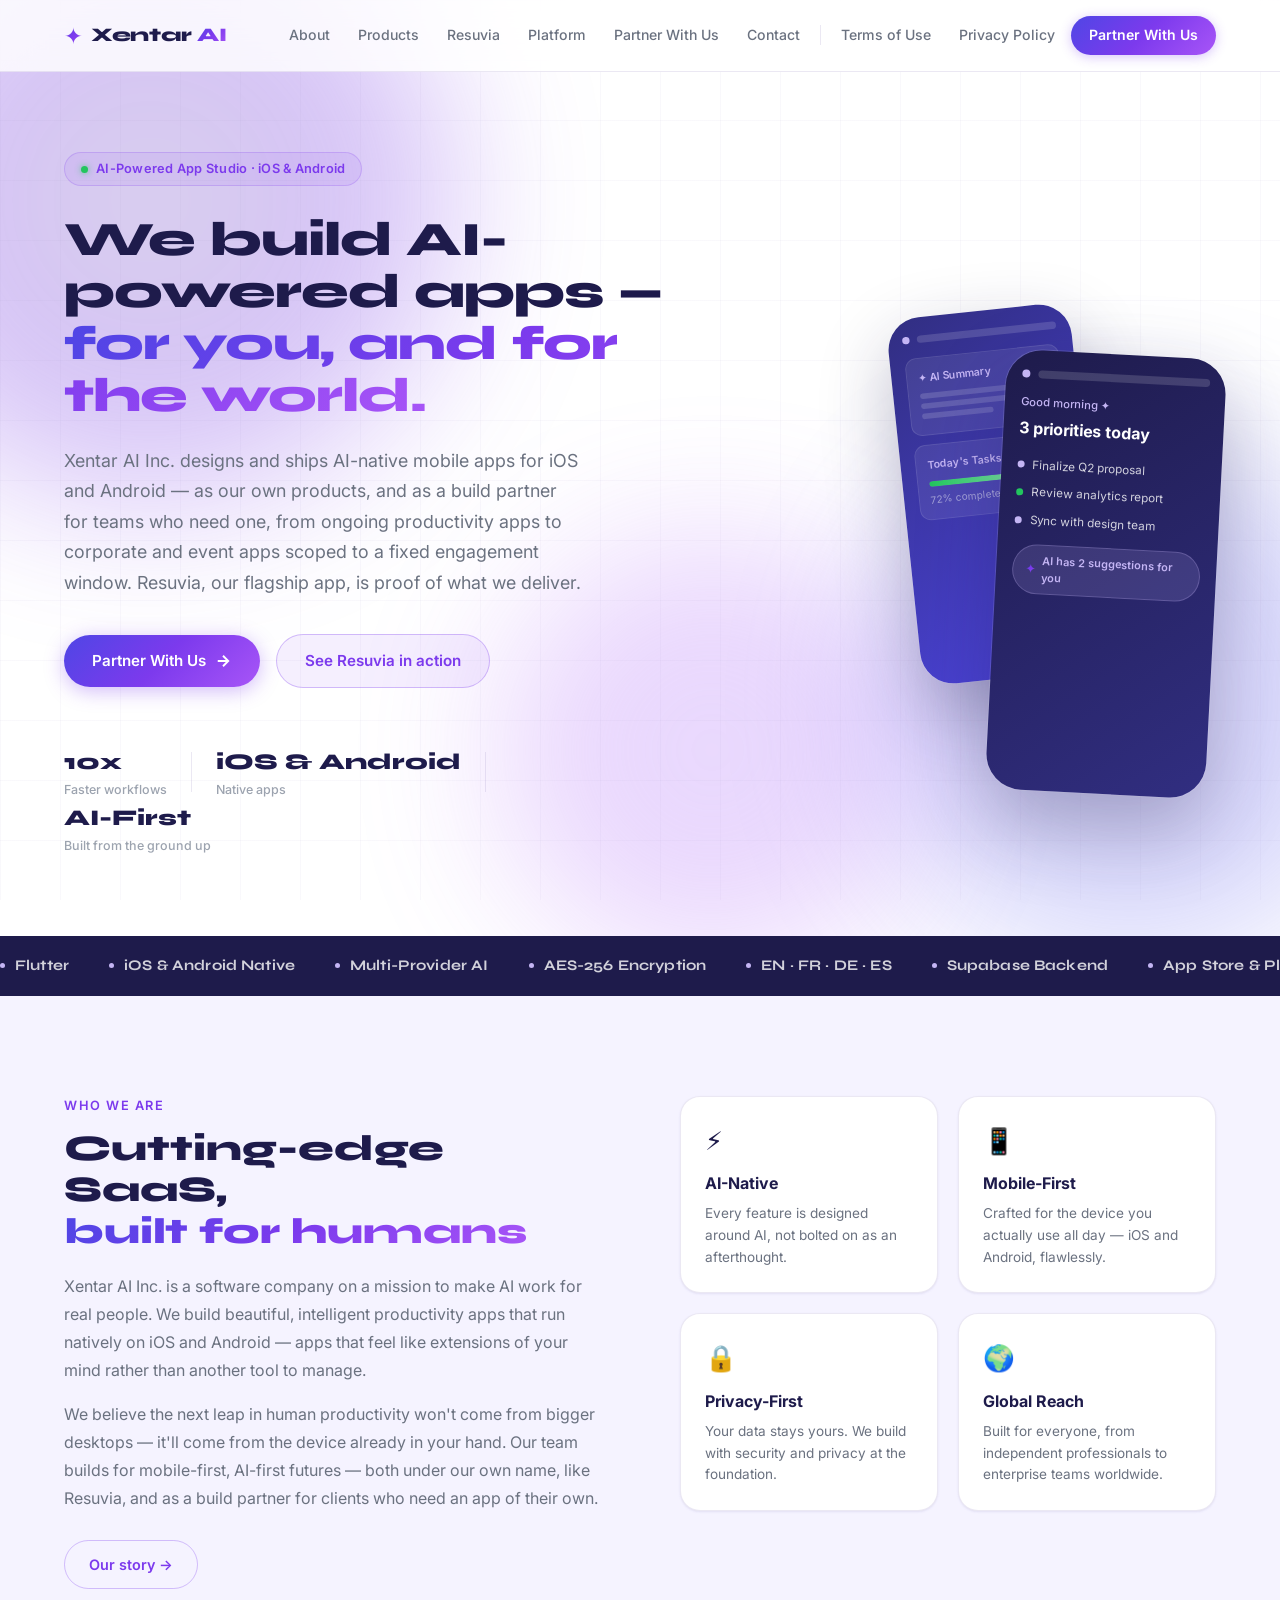
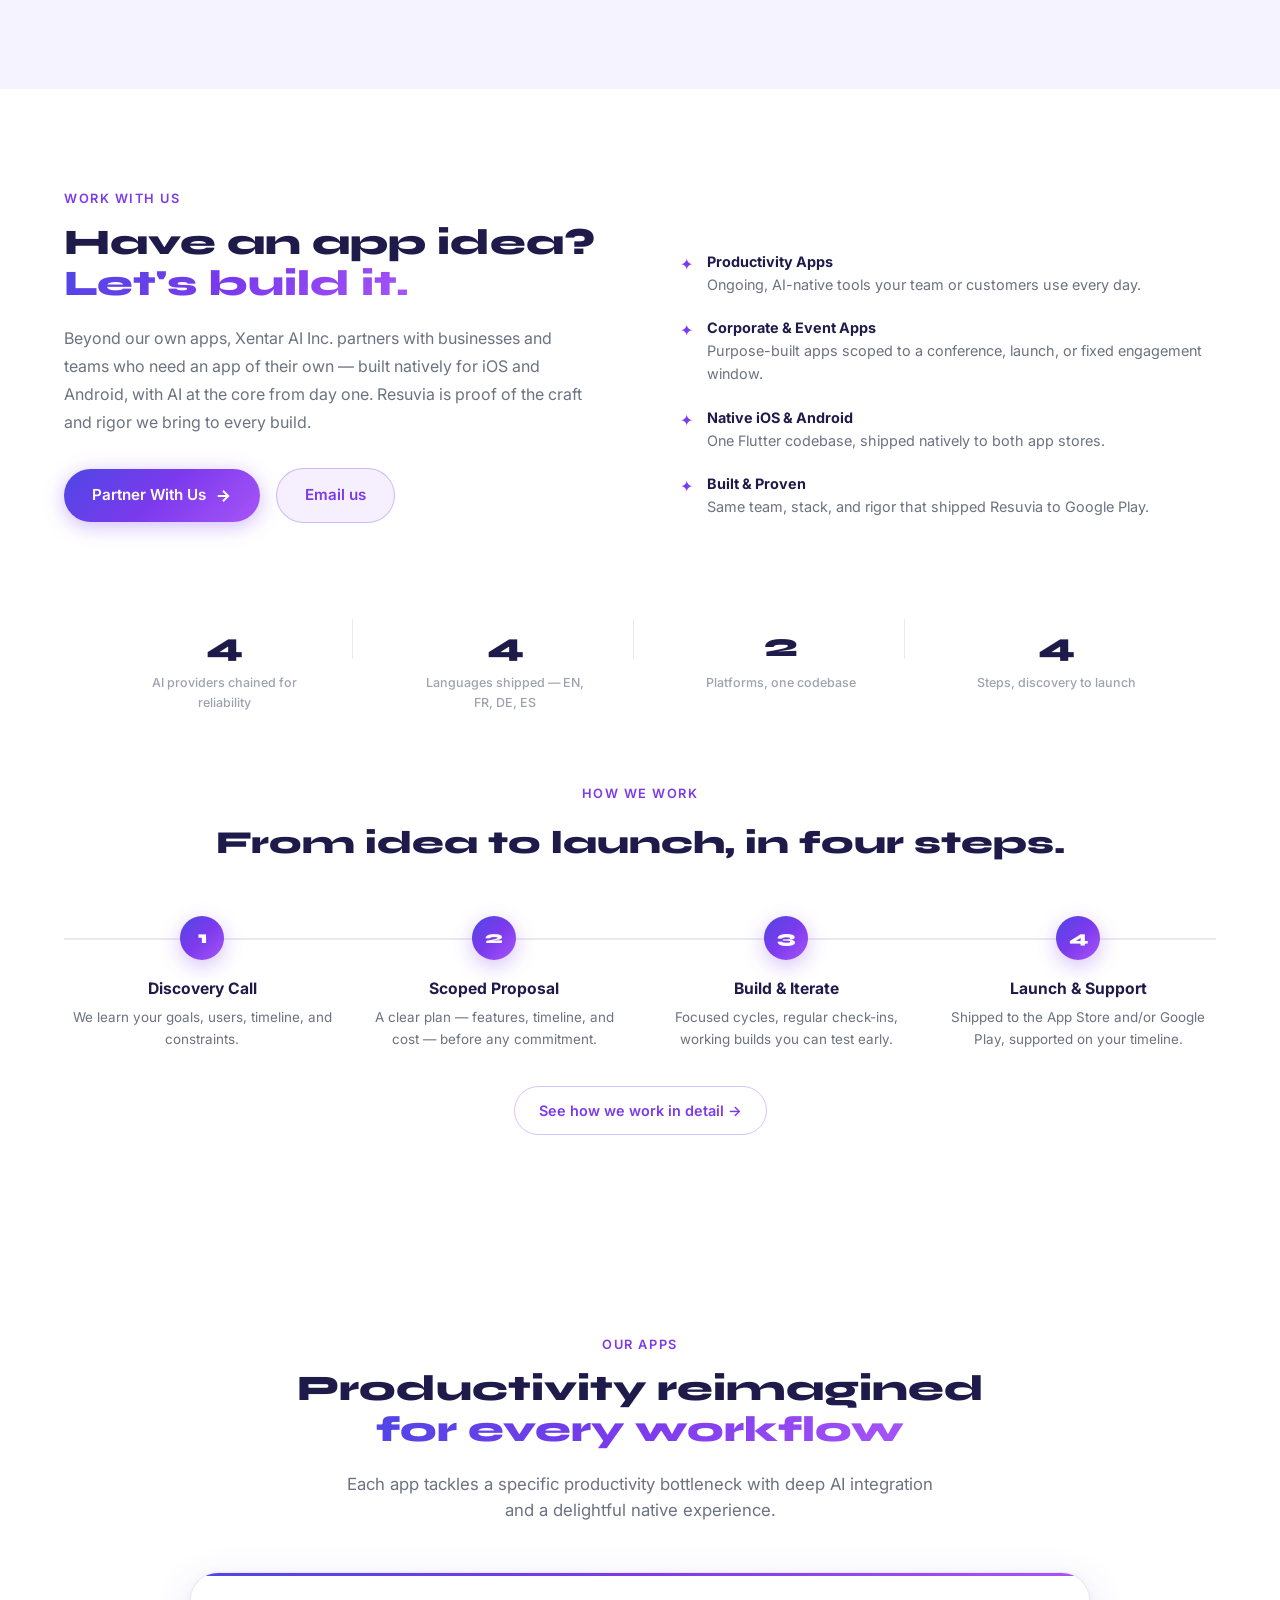
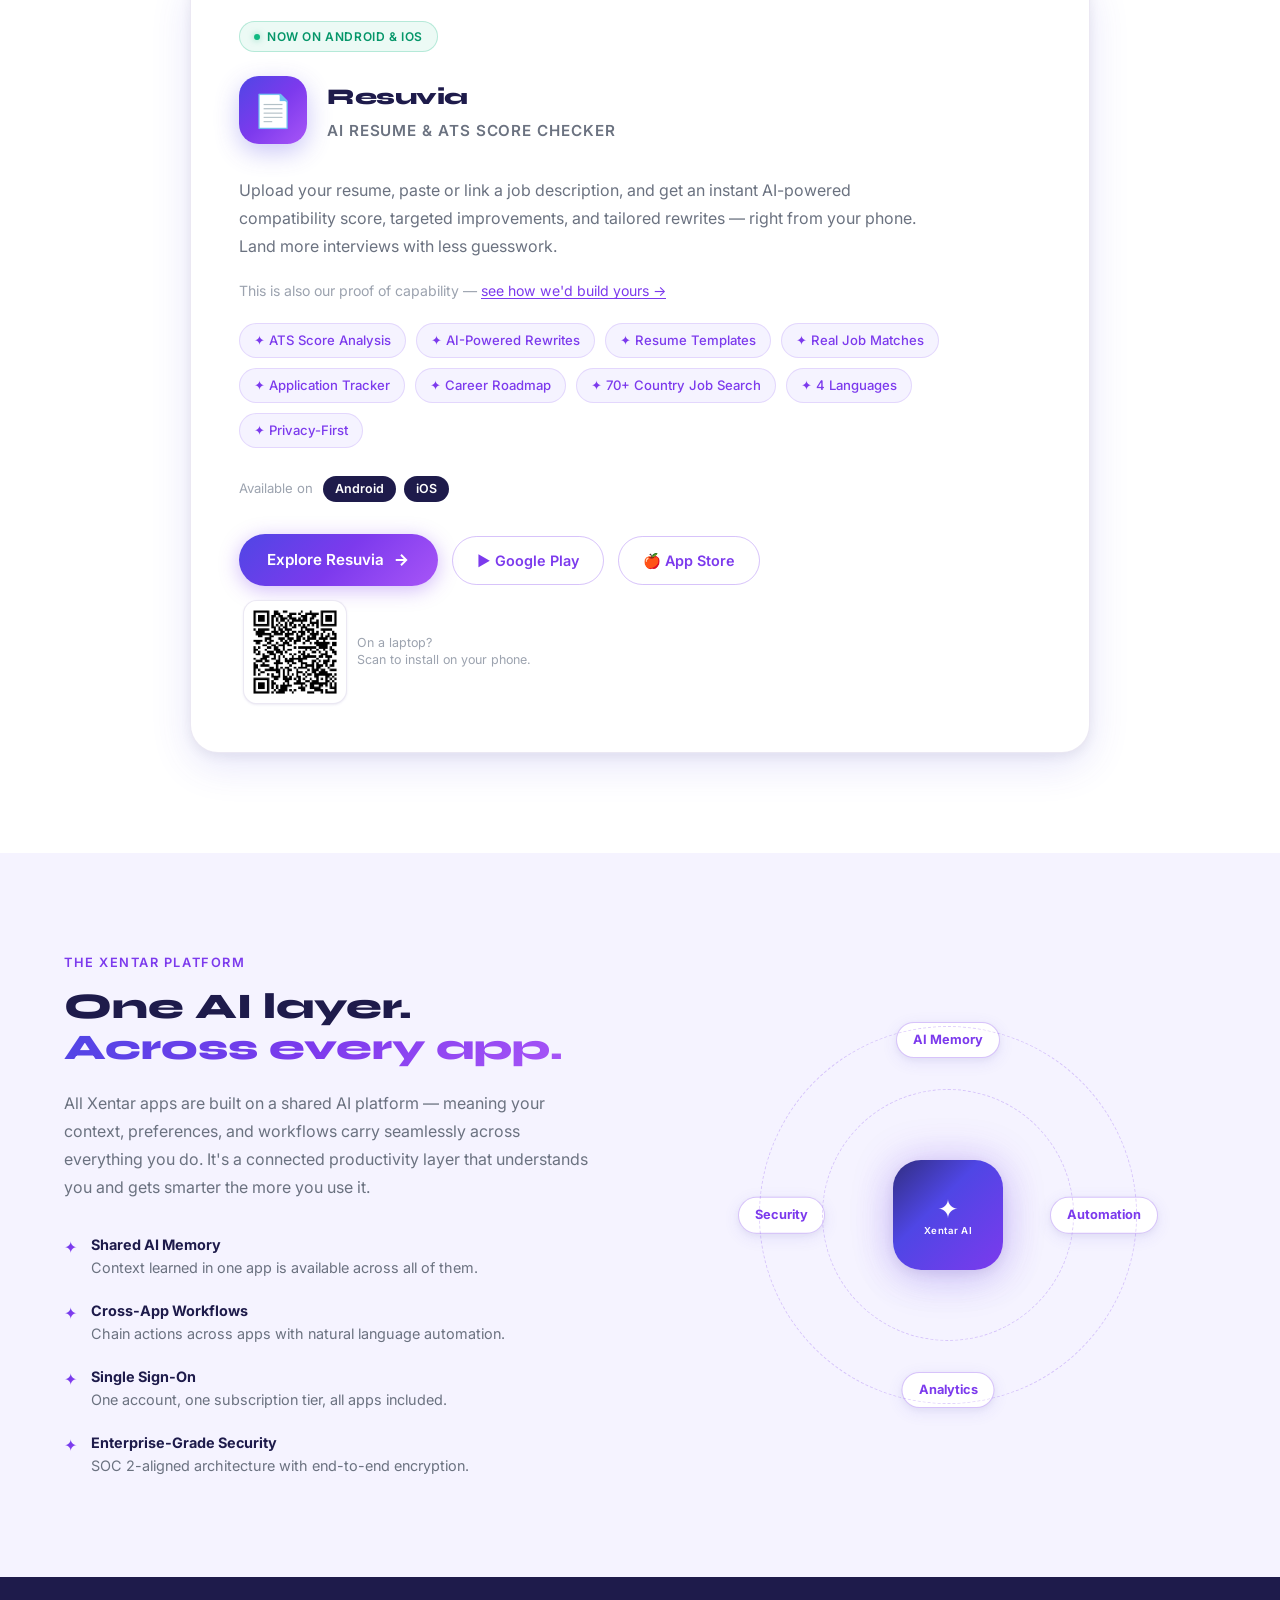
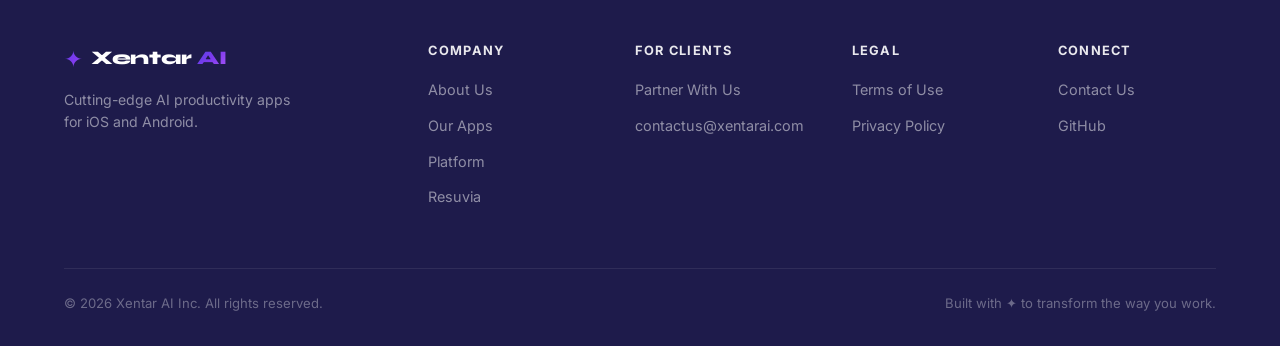
<file: index.html>
<!DOCTYPE html>
<html lang="en">
<head>
  <meta charset="UTF-8" />
  <meta name="viewport" content="width=device-width, initial-scale=1.0" />
  <title>Xentar AI — AI-Powered Apps for iOS &amp; Android</title>
  <meta name="description" content="Xentar AI Inc. builds AI-powered apps for iOS and Android, including Resuvia — the free AI resume analyzer &amp; ATS score checker, live now on Google Play." />
  <link rel="canonical" href="https://xentarai.com/" />
  <meta name="robots" content="index, follow" />
  <meta name="theme-color" content="#4F46E5" />

  <!-- Open Graph -->
  <meta property="og:type" content="website" />
  <meta property="og:locale" content="en_US" />
  <meta property="og:url" content="https://xentarai.com/" />
  <meta property="og:title" content="Xentar AI — AI-Powered Apps for iOS &amp; Android" />
  <meta property="og:description" content="Xentar AI Inc. builds AI-powered apps for iOS and Android, including Resuvia — the free AI resume analyzer &amp; ATS score checker, live now on Google Play." />
  <meta property="og:site_name" content="Xentar AI" />
  <meta property="og:image" content="https://xentarai.com/og-icon.png" />
  <meta property="og:image:width" content="512" />
  <meta property="og:image:height" content="512" />
  <meta property="og:image:alt" content="Xentar AI logo" />

  <!-- Twitter Card -->
  <meta name="twitter:card" content="summary" />
  <meta name="twitter:title" content="Xentar AI — AI-Powered Apps for iOS &amp; Android" />
  <meta name="twitter:description" content="Xentar AI Inc. builds AI-powered apps for iOS and Android, including Resuvia — the free AI resume analyzer &amp; ATS score checker, live now on Google Play." />
  <meta name="twitter:image" content="https://xentarai.com/og-icon.png" />

  <!-- Structured Data -->
  <script type="application/ld+json">
  [
    {
      "@context": "https://schema.org",
      "@type": "Organization",
      "name": "Xentar AI Inc.",
      "url": "https://xentarai.com",
      "logo": {
        "@type": "ImageObject",
        "url": "https://xentarai.com/favicon.svg",
        "contentUrl": "https://xentarai.com/og-icon.png",
        "width": 512,
        "height": 512
      },
      "description": "Xentar AI Inc. is a product studio that builds AI-powered apps for iOS and Android — its own products, and custom apps for clients.",
      "foundingYear": "2024",
      "contactPoint": {
        "@type": "ContactPoint",
        "contactType": "customer support",
        "email": "contactus@xentarai.com",
        "url": "https://xentarai.com/pages/contact.html"
      },
      "sameAs": [
        "https://github.com/xentarai",
        "https://play.google.com/store/apps/developer?id=Xentar+AI+Inc."
      ],
      "makesOffer": [
        {
          "@type": "Offer",
          "itemOffered": {
            "@type": "MobileApplication",
            "name": "Resuvia: AI Resume &amp; ATS Score",
            "url": "https://xentarai.com/products/resuvia/",
            "operatingSystem": "Android",
            "applicationCategory": "BusinessApplication"
          }
        },
        {
          "@type": "Offer",
          "itemOffered": {
            "@type": "Service",
            "name": "Custom App Development for iOS &amp; Android",
            "description": "Custom AI-powered app development for iOS and Android, including productivity apps and corporate or event/duration-based apps.",
            "url": "https://xentarai.com/pages/partner-with-us.html",
            "provider": { "@type": "Organization", "name": "Xentar AI Inc." }
          }
        }
      ]
    },
    {
      "@context": "https://schema.org",
      "@type": "WebSite",
      "url": "https://xentarai.com",
      "name": "Xentar AI",
      "description": "AI-powered app development by Xentar AI Inc. — our own products, like Resuvia, the free AI resume analyzer and ATS score checker, and custom apps built for clients."
    }
  ]
  </script>

  <link rel="preconnect" href="https://fonts.googleapis.com" />
  <link rel="preconnect" href="https://fonts.gstatic.com" crossorigin />
  <link href="https://fonts.googleapis.com/css2?family=Inter:wght@300;400;500;600;700;800;900&family=Syne:wght@700;800&display=swap" rel="stylesheet" />
  <link rel="stylesheet" href="style.css" />
  <link rel="icon" type="image/svg+xml" href="/favicon.svg" />
  <link rel="apple-touch-icon" href="/og-icon.png" />
</head>
<body>

  <!-- ===== NAV ===== -->
  <header class="nav-wrapper" id="navbar">
    <nav class="nav-inner">
      <a href="/" class="logo">
        <span class="logo-icon">✦</span>
        <span class="logo-text">Xentar <span class="logo-ai">AI</span></span>
      </a>

      <ul class="nav-links" id="nav-links">
        <li><a href="#about">About</a></li>
        <li><a href="#products">Products</a></li>
        <li><a href="products/resuvia/">Resuvia</a></li>
        <li><a href="#platform">Platform</a></li>
        <li><a href="pages/partner-with-us.html">Partner With Us</a></li>
        <li><a href="#contact">Contact</a></li>
        <li class="nav-divider"></li>
        <li><a href="pages/legal/terms.html">Terms of Use</a></li>
        <li><a href="pages/legal/privacy.html">Privacy Policy</a></li>
        <li class="nav-cta"><a href="pages/partner-with-us.html" class="btn-nav">Partner With Us</a></li>
      </ul>

      <button class="hamburger" id="hamburger" aria-label="Toggle menu">
        <span></span><span></span><span></span>
      </button>
    </nav>
  </header>

  <!-- ===== MOBILE DRAWER ===== -->
  <div class="mobile-drawer" id="mobile-drawer">
    <ul>
      <li><a href="#about" onclick="closeDrawer()">About</a></li>
      <li><a href="#products" onclick="closeDrawer()">Products</a></li>
      <li><a href="products/resuvia/" onclick="closeDrawer()">Resuvia</a></li>
      <li><a href="#platform" onclick="closeDrawer()">Platform</a></li>
      <li><a href="pages/partner-with-us.html" onclick="closeDrawer()">Partner With Us</a></li>
      <li><a href="#contact" onclick="closeDrawer()">Contact</a></li>
      <li class="drawer-divider"></li>
      <li><a href="pages/about.html" onclick="closeDrawer()">About Us</a></li>
      <li><a href="pages/legal/terms.html" onclick="closeDrawer()">Terms of Use</a></li>
      <li><a href="pages/legal/privacy.html" onclick="closeDrawer()">Privacy Policy</a></li>
      <li><a href="pages/contact.html" onclick="closeDrawer()">Contact Us</a></li>
      <li><a href="pages/partner-with-us.html" class="btn-drawer" onclick="closeDrawer()">Partner With Us</a></li>
    </ul>
  </div>
  <div class="drawer-overlay" id="drawer-overlay" onclick="closeDrawer()"></div>

  <!-- ===== HERO ===== -->
  <section class="hero" id="home">
    <div class="hero-bg">
      <div class="orb orb-1"></div>
      <div class="orb orb-2"></div>
      <div class="orb orb-3"></div>
      <div class="grid-lines"></div>
    </div>
    <div class="hero-content">
      <div class="badge">
        <span class="badge-dot"></span>
        AI-Powered App Studio · iOS &amp; Android
      </div>
      <h1 class="hero-headline">
        We build AI-powered apps —<br />
        <span class="gradient-text">for you, and for the world.</span>
      </h1>
      <p class="hero-sub">
        Xentar AI Inc. designs and ships AI-native mobile apps for iOS and Android — as our
        own products, and as a build partner for teams who need one, from ongoing
        productivity apps to corporate and event apps scoped to a fixed engagement window.
        Resuvia, our flagship app, is proof of what we deliver.
      </p>
      <div class="hero-actions">
        <a href="pages/partner-with-us.html" class="btn-primary">
          <span>Partner With Us</span>
          <svg width="18" height="18" viewBox="0 0 24 24" fill="none" stroke="currentColor" stroke-width="2.5"><path d="M5 12h14M12 5l7 7-7 7"/></svg>
        </a>
        <a href="products/resuvia/" class="btn-ghost">See Resuvia in action</a>
      </div>
      <div class="hero-stats">
        <div class="stat"><span class="stat-num">10x</span><span class="stat-label">Faster workflows</span></div>
        <div class="stat-sep"></div>
        <div class="stat"><span class="stat-num">iOS &amp; Android</span><span class="stat-label">Native apps</span></div>
        <div class="stat-sep"></div>
        <div class="stat"><span class="stat-num">AI-First</span><span class="stat-label">Built from the ground up</span></div>
      </div>
    </div>
    <div class="hero-phones">
      <div class="phone phone-back">
        <div class="phone-screen screen-back">
          <div class="screen-header"><div class="sh-dot"></div><div class="sh-bar"></div></div>
          <div class="screen-card sc-purple"><span>✦ AI Summary</span><div class="sc-lines"><div></div><div></div><div></div></div></div>
          <div class="screen-card sc-light"><span>Today's Tasks</span><div class="sc-progress"><div class="sc-prog-fill" style="width:72%"></div></div><p>72% complete</p></div>
        </div>
      </div>
      <div class="phone phone-front">
        <div class="phone-screen screen-front">
          <div class="screen-header"><div class="sh-dot"></div><div class="sh-bar"></div></div>
          <div class="sf-greeting">Good morning ✦</div>
          <div class="sf-headline">3 priorities today</div>
          <div class="sf-task t1"><span class="t-dot"></span>Finalize Q2 proposal</div>
          <div class="sf-task t2"><span class="t-dot td"></span>Review analytics report</div>
          <div class="sf-task t3"><span class="t-dot"></span>Sync with design team</div>
          <div class="sf-ai-chip">
            <span class="chip-icon">✦</span>
            <span>AI has 2 suggestions for you</span>
          </div>
        </div>
      </div>
    </div>
  </section>

  <!-- ===== CAPABILITY MARQUEE ===== -->
  <div class="capability-marquee" aria-hidden="true">
    <div class="marquee-track">
      <span class="marquee-item"><span class="marquee-dot"></span>Flutter</span>
      <span class="marquee-item"><span class="marquee-dot"></span>iOS &amp; Android Native</span>
      <span class="marquee-item"><span class="marquee-dot"></span>Multi-Provider AI</span>
      <span class="marquee-item"><span class="marquee-dot"></span>AES-256 Encryption</span>
      <span class="marquee-item"><span class="marquee-dot"></span>EN · FR · DE · ES</span>
      <span class="marquee-item"><span class="marquee-dot"></span>Supabase Backend</span>
      <span class="marquee-item"><span class="marquee-dot"></span>App Store &amp; Play Ready</span>
      <span class="marquee-item"><span class="marquee-dot"></span>Flutter</span>
      <span class="marquee-item"><span class="marquee-dot"></span>iOS &amp; Android Native</span>
      <span class="marquee-item"><span class="marquee-dot"></span>Multi-Provider AI</span>
      <span class="marquee-item"><span class="marquee-dot"></span>AES-256 Encryption</span>
      <span class="marquee-item"><span class="marquee-dot"></span>EN · FR · DE · ES</span>
      <span class="marquee-item"><span class="marquee-dot"></span>Supabase Backend</span>
      <span class="marquee-item"><span class="marquee-dot"></span>App Store &amp; Play Ready</span>
    </div>
  </div>

  <!-- ===== ABOUT ===== -->
  <section class="about section-pad" id="about">
    <div class="container">
      <div class="about-grid">
        <div class="about-text">
          <p class="section-eyebrow">Who we are</p>
          <h2 class="section-title">Cutting-edge SaaS,<br/><span class="gradient-text">built for humans</span></h2>
          <p class="about-body">
            Xentar AI Inc. is a software company on a mission to make AI work for real people.
            We build beautiful, intelligent productivity apps that run natively on iOS and Android —
            apps that feel like extensions of your mind rather than another tool to manage.
          </p>
          <p class="about-body">
            We believe the next leap in human productivity won't come from bigger desktops — it'll come
            from the device already in your hand. Our team builds for mobile-first, AI-first futures —
            both under our own name, like Resuvia, and as a build partner for clients who need an app
            of their own.
          </p>
          <a href="pages/about.html" class="btn-outline">Our story →</a>
        </div>
        <div class="about-pillars">
          <div class="pillar">
            <div class="pillar-icon">⚡</div>
            <h3>AI-Native</h3>
            <p>Every feature is designed around AI, not bolted on as an afterthought.</p>
          </div>
          <div class="pillar">
            <div class="pillar-icon">📱</div>
            <h3>Mobile-First</h3>
            <p>Crafted for the device you actually use all day — iOS and Android, flawlessly.</p>
          </div>
          <div class="pillar">
            <div class="pillar-icon">🔒</div>
            <h3>Privacy-First</h3>
            <p>Your data stays yours. We build with security and privacy at the foundation.</p>
          </div>
          <div class="pillar">
            <div class="pillar-icon">🌍</div>
            <h3>Global Reach</h3>
            <p>Built for everyone, from independent professionals to enterprise teams worldwide.</p>
          </div>
        </div>
      </div>
    </div>
  </section>

  <!-- ===== PARTNER WITH US ===== -->
  <section class="partner-cta section-pad" id="partner">
    <div class="container">
      <div class="platform-inner">
        <div class="platform-text">
          <p class="section-eyebrow">Work With Us</p>
          <h2 class="section-title">Have an app idea?<br/><span class="gradient-text">Let's build it.</span></h2>
          <p class="platform-body">
            Beyond our own apps, Xentar AI Inc. partners with businesses and teams who need
            an app of their own — built natively for iOS and Android, with AI at the core
            from day one. Resuvia is proof of the craft and rigor we bring to every build.
          </p>
          <div class="hero-actions">
            <a href="pages/partner-with-us.html" class="btn-primary">
              <span>Partner With Us</span>
              <svg width="18" height="18" viewBox="0 0 24 24" fill="none" stroke="currentColor" stroke-width="2.5"><path d="M5 12h14M12 5l7 7-7 7"/></svg>
            </a>
            <a href="mailto:contactus@xentarai.com" class="btn-ghost">Email us</a>
          </div>
        </div>
        <div class="platform-features">
          <div class="pf-item">
            <span class="pf-check">✦</span>
            <div><strong>Productivity Apps</strong><br/>Ongoing, AI-native tools your team or customers use every day.</div>
          </div>
          <div class="pf-item">
            <span class="pf-check">✦</span>
            <div><strong>Corporate &amp; Event Apps</strong><br/>Purpose-built apps scoped to a conference, launch, or fixed engagement window.</div>
          </div>
          <div class="pf-item">
            <span class="pf-check">✦</span>
            <div><strong>Native iOS &amp; Android</strong><br/>One Flutter codebase, shipped natively to both app stores.</div>
          </div>
          <div class="pf-item">
            <span class="pf-check">✦</span>
            <div><strong>Built &amp; Proven</strong><br/>Same team, stack, and rigor that shipped Resuvia to Google Play.</div>
          </div>
        </div>
      </div>

      <div class="stats-strip">
        <div class="stat"><span class="stat-num" data-count="4">0</span><span class="stat-label">AI providers chained for reliability</span></div>
        <div class="stat-sep"></div>
        <div class="stat"><span class="stat-num" data-count="4">0</span><span class="stat-label">Languages shipped — EN, FR, DE, ES</span></div>
        <div class="stat-sep"></div>
        <div class="stat"><span class="stat-num" data-count="2">0</span><span class="stat-label">Platforms, one codebase</span></div>
        <div class="stat-sep"></div>
        <div class="stat"><span class="stat-num" data-count="4">0</span><span class="stat-label">Steps, discovery to launch</span></div>
      </div>

      <div class="process-intro">
        <p class="section-eyebrow center">How We Work</p>
        <h3 class="process-title">From idea to launch, in four steps.</h3>
      </div>
      <div class="process-timeline">
        <div class="process-step">
          <div class="process-num">1</div>
          <div class="process-step-body">
            <h3>Discovery Call</h3>
            <p>We learn your goals, users, timeline, and constraints.</p>
          </div>
        </div>
        <div class="process-step">
          <div class="process-num">2</div>
          <div class="process-step-body">
            <h3>Scoped Proposal</h3>
            <p>A clear plan — features, timeline, and cost — before any commitment.</p>
          </div>
        </div>
        <div class="process-step">
          <div class="process-num">3</div>
          <div class="process-step-body">
            <h3>Build &amp; Iterate</h3>
            <p>Focused cycles, regular check-ins, working builds you can test early.</p>
          </div>
        </div>
        <div class="process-step">
          <div class="process-num">4</div>
          <div class="process-step-body">
            <h3>Launch &amp; Support</h3>
            <p>Shipped to the App Store and/or Google Play, supported on your timeline.</p>
          </div>
        </div>
      </div>
      <p class="process-cta"><a href="pages/partner-with-us.html" class="btn-outline">See how we work in detail →</a></p>
    </div>
  </section>

  <!-- ===== PRODUCTS ===== -->
  <section class="products section-pad" id="products">
    <div class="container">
      <p class="section-eyebrow center">Our Apps</p>
      <h2 class="section-title center">Productivity reimagined<br/><span class="gradient-text">for every workflow</span></h2>
      <p class="section-sub center">Each app tackles a specific productivity bottleneck with deep AI integration and a delightful native experience.</p>

      <div class="product-showcase">
        <div class="product-card">
          <div class="product-available-badge">
            <span class="avail-dot"></span>
            Now on Android &amp; iOS
          </div>
          <div class="product-header">
            <div class="product-icon">📄</div>
            <div>
              <h3 class="product-name">Resuvia</h3>
              <p class="product-tagline">AI Resume &amp; ATS Score Checker</p>
            </div>
          </div>
          <p class="product-desc">
            Upload your resume, paste or link a job description, and get an instant AI-powered compatibility score, targeted improvements, and tailored rewrites — right from your phone. Land more interviews with less guesswork.
          </p>
          <p class="case-study-note">This is also our proof of capability — <a href="pages/partner-with-us.html">see how we'd build yours →</a></p>
          <div class="product-features-mini">
            <span>✦ ATS Score Analysis</span>
            <span>✦ AI-Powered Rewrites</span>
            <span>✦ Resume Templates</span>
            <span>✦ Real Job Matches</span>
            <span>✦ Application Tracker</span>
            <span>✦ Career Roadmap</span>
            <span>✦ 70+ Country Job Search</span>
            <span>✦ 4 Languages</span>
            <span>✦ Privacy-First</span>
          </div>
          <div class="product-platforms">
            <span class="platform-label">Available on</span>
            <span class="platform-badge">Android</span>
            <span class="platform-badge">iOS</span>
          </div>
          <div class="product-actions">
            <a href="products/resuvia/" class="btn-primary">
              <span>Explore Resuvia</span>
              <svg width="18" height="18" viewBox="0 0 24 24" fill="none" stroke="currentColor" stroke-width="2.5"><path d="M5 12h14M12 5l7 7-7 7"/></svg>
            </a>
            <a href="https://play.google.com/store/apps/details?id=com.xentarai.resuvia"
               target="_blank" rel="noopener" class="btn-outline">
              <span>▶ Google Play</span>
            </a>
            <a href="https://apps.apple.com/app/id6788620805"
               target="_blank" rel="noopener" class="btn-outline">
              <span>🍎 App Store</span>
            </a>
            <div class="product-qr">
              <div class="product-qr-wrap">
                <img src="products/resuvia/images/qr-android.png" alt="QR code to download Resuvia on Google Play" width="92" height="92" loading="lazy" />
              </div>
              <span>On a laptop?<br />Scan to install on your phone.</span>
            </div>
          </div>
        </div>
      </div>
    </div>
  </section>

  <!-- ===== PLATFORM ===== -->
  <section class="platform section-pad" id="platform">
    <div class="container">
      <div class="platform-inner">
        <div class="platform-text">
          <p class="section-eyebrow">The Xentar Platform</p>
          <h2 class="section-title">One AI layer.<br/><span class="gradient-text">Across every app.</span></h2>
          <p class="platform-body">
            All Xentar apps are built on a shared AI platform — meaning your context, preferences, and
            workflows carry seamlessly across everything you do. It's a connected productivity
            layer that understands you and gets smarter the more you use it.
          </p>
          <div class="platform-features">
            <div class="pf-item">
              <span class="pf-check">✦</span>
              <div><strong>Shared AI Memory</strong><br/>Context learned in one app is available across all of them.</div>
            </div>
            <div class="pf-item">
              <span class="pf-check">✦</span>
              <div><strong>Cross-App Workflows</strong><br/>Chain actions across apps with natural language automation.</div>
            </div>
            <div class="pf-item">
              <span class="pf-check">✦</span>
              <div><strong>Single Sign-On</strong><br/>One account, one subscription tier, all apps included.</div>
            </div>
            <div class="pf-item">
              <span class="pf-check">✦</span>
              <div><strong>Enterprise-Grade Security</strong><br/>SOC 2-aligned architecture with end-to-end encryption.</div>
            </div>
          </div>
        </div>
        <div class="platform-visual">
          <div class="pv-center">
            <div class="pv-logo">✦<br/><small>Xentar AI</small></div>
          </div>
          <div class="pv-orbit">
            <div class="pv-node pv-n1">AI Memory</div>
            <div class="pv-node pv-n2">Automation</div>
            <div class="pv-node pv-n3">Analytics</div>
            <div class="pv-node pv-n4">Security</div>
            <div class="pv-ring pv-ring-1"></div>
            <div class="pv-ring pv-ring-2"></div>
          </div>
        </div>
      </div>
    </div>
  </section>

  <!-- ===== FOOTER ===== -->
  <footer class="footer" id="contact">
    <div class="container">
      <div class="footer-top">
        <div class="footer-brand">
          <a href="/" class="logo">
            <span class="logo-icon">✦</span>
            <span class="logo-text">Xentar <span class="logo-ai">AI</span></span>
          </a>
          <p>Cutting-edge AI productivity apps<br/>for iOS and Android.</p>
        </div>
        <div class="footer-links-group">
          <h4>Company</h4>
          <ul>
            <li><a href="pages/about.html">About Us</a></li>
            <li><a href="#products">Our Apps</a></li>
            <li><a href="#platform">Platform</a></li>
            <li><a href="products/resuvia/">Resuvia</a></li>
          </ul>
        </div>
        <div class="footer-links-group">
          <h4>For Clients</h4>
          <ul>
            <li><a href="pages/partner-with-us.html">Partner With Us</a></li>
            <li><a href="mailto:contactus@xentarai.com">contactus@xentarai.com</a></li>
          </ul>
        </div>
        <div class="footer-links-group">
          <h4>Legal</h4>
          <ul>
            <li><a href="pages/legal/terms.html">Terms of Use</a></li>
            <li><a href="pages/legal/privacy.html">Privacy Policy</a></li>
          </ul>
        </div>
        <div class="footer-links-group">
          <h4>Connect</h4>
          <ul>
            <li><a href="pages/contact.html">Contact Us</a></li>
            <li><a href="https://github.com/xentarai" target="_blank" rel="noopener">GitHub</a></li>
          </ul>
        </div>
      </div>
      <div class="footer-bottom">
        <p>&copy; 2026 Xentar AI Inc. All rights reserved.</p>
        <p>Built with ✦ to transform the way you work.</p>
      </div>
    </div>
  </footer>

  <script src="script.js"></script>
</body>
</html>
</file>
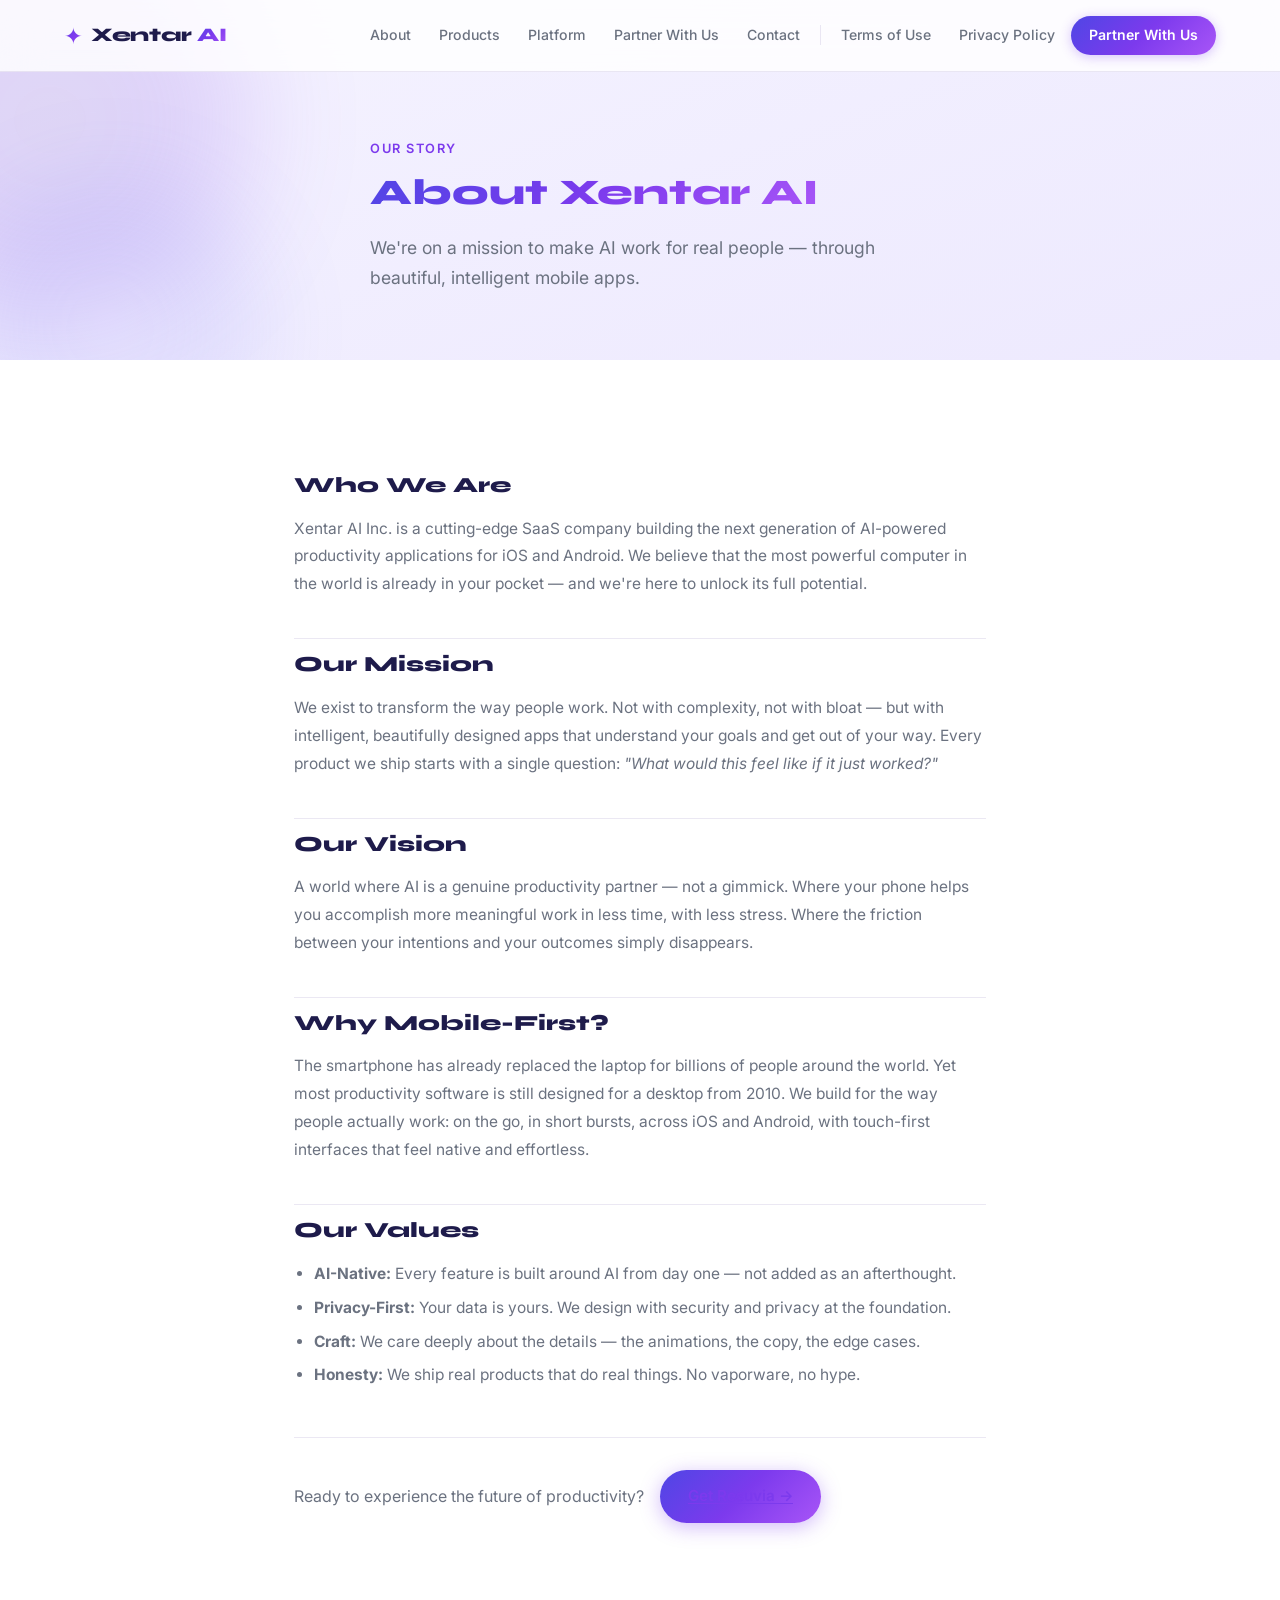
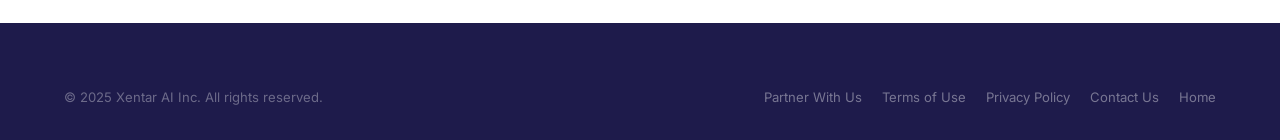
<file: pages/about.html>
<!DOCTYPE html>
<html lang="en">
<head>
  <meta charset="UTF-8" />
  <meta name="viewport" content="width=device-width, initial-scale=1.0" />
  <title>About Us — Xentar AI Inc.</title>
  <meta name="description" content="Xentar AI Inc. builds intelligent AI-powered productivity apps for iOS and Android, including Resuvia — the free AI resume analyzer and ATS score checker." />
  <link rel="canonical" href="https://xentarai.com/pages/about.html" />
  <meta name="robots" content="index, follow" />

  <!-- Open Graph -->
  <meta property="og:type" content="website" />
  <meta property="og:locale" content="en_US" />
  <meta property="og:url" content="https://xentarai.com/pages/about.html" />
  <meta property="og:title" content="About Us — Xentar AI Inc." />
  <meta property="og:description" content="Xentar AI Inc. builds intelligent AI-powered productivity apps for iOS and Android, including Resuvia — the free AI resume analyzer and ATS score checker." />
  <meta property="og:site_name" content="Xentar AI" />
  <meta property="og:image" content="https://xentarai.com/og-icon.png" />
  <meta property="og:image:width" content="512" />
  <meta property="og:image:height" content="512" />
  <meta property="og:image:alt" content="Xentar AI logo" />

  <!-- Twitter Card -->
  <meta name="twitter:card" content="summary" />
  <meta name="twitter:title" content="About Us — Xentar AI Inc." />
  <meta name="twitter:description" content="Xentar AI Inc. builds intelligent AI-powered productivity apps for iOS and Android, including Resuvia — the free AI resume analyzer and ATS score checker." />
  <meta name="twitter:image" content="https://xentarai.com/og-icon.png" />

  <link rel="preconnect" href="https://fonts.googleapis.com" />
  <link rel="preconnect" href="https://fonts.gstatic.com" crossorigin />
  <link href="https://fonts.googleapis.com/css2?family=Inter:wght@300;400;500;600;700;800;900&family=Syne:wght@700;800&display=swap" rel="stylesheet" />
  <link rel="stylesheet" href="../style.css" />
  <link rel="stylesheet" href="pages.css" />
  <link rel="icon" type="image/svg+xml" href="/favicon.svg" />
  <link rel="apple-touch-icon" href="/og-icon.png" />
</head>
<body>
  <header class="nav-wrapper" id="navbar">
    <nav class="nav-inner">
      <a href="../index.html" class="logo">
        <span class="logo-icon">✦</span>
        <span class="logo-text">Xentar <span class="logo-ai">AI</span></span>
      </a>
      <ul class="nav-links">
        <li><a href="../index.html#about">About</a></li>
        <li><a href="../index.html#products">Products</a></li>
        <li><a href="../index.html#platform">Platform</a></li>
        <li><a href="partner-with-us.html">Partner With Us</a></li>
        <li><a href="../index.html#contact">Contact</a></li>
        <li class="nav-divider"></li>
        <li><a href="legal/terms.html">Terms of Use</a></li>
        <li><a href="legal/privacy.html">Privacy Policy</a></li>
        <li class="nav-cta"><a href="partner-with-us.html" class="btn-nav">Partner With Us</a></li>
      </ul>
      <button class="hamburger" id="hamburger"><span></span><span></span><span></span></button>
    </nav>
  </header>

  <div class="page-hero">
    <div class="page-hero-bg"><div class="orb orb-1"></div><div class="orb orb-2"></div></div>
    <div class="container">
      <p class="section-eyebrow">Our Story</p>
      <h1 class="section-title"><span class="gradient-text">About Xentar AI</span></h1>
      <p class="page-hero-sub">We're on a mission to make AI work for real people — through beautiful, intelligent mobile apps.</p>
    </div>
  </div>

  <section class="page-content section-pad">
    <div class="container page-prose">
      <h2>Who We Are</h2>
      <p>Xentar AI Inc. is a cutting-edge SaaS company building the next generation of AI-powered productivity applications for iOS and Android. We believe that the most powerful computer in the world is already in your pocket — and we're here to unlock its full potential.</p>

      <h2>Our Mission</h2>
      <p>We exist to transform the way people work. Not with complexity, not with bloat — but with intelligent, beautifully designed apps that understand your goals and get out of your way. Every product we ship starts with a single question: <em>"What would this feel like if it just worked?"</em></p>

      <h2>Our Vision</h2>
      <p>A world where AI is a genuine productivity partner — not a gimmick. Where your phone helps you accomplish more meaningful work in less time, with less stress. Where the friction between your intentions and your outcomes simply disappears.</p>

      <h2>Why Mobile-First?</h2>
      <p>The smartphone has already replaced the laptop for billions of people around the world. Yet most productivity software is still designed for a desktop from 2010. We build for the way people actually work: on the go, in short bursts, across iOS and Android, with touch-first interfaces that feel native and effortless.</p>

      <h2>Our Values</h2>
      <ul>
        <li><strong>AI-Native:</strong> Every feature is built around AI from day one — not added as an afterthought.</li>
        <li><strong>Privacy-First:</strong> Your data is yours. We design with security and privacy at the foundation.</li>
        <li><strong>Craft:</strong> We care deeply about the details — the animations, the copy, the edge cases.</li>
        <li><strong>Honesty:</strong> We ship real products that do real things. No vaporware, no hype.</li>
      </ul>

      <div class="page-cta-block">
        <p>Ready to experience the future of productivity?</p>
        <a href="../products/resuvia/" class="btn-primary">Get Resuvia →</a>
      </div>
    </div>
  </section>

  <footer class="footer">
    <div class="container">
      <div class="footer-bottom" style="border-top:none;padding-top:0">
        <p>&copy; 2025 Xentar AI Inc. All rights reserved.</p>
        <div style="display:flex;gap:20px;flex-wrap:wrap">
          <a href="partner-with-us.html" style="color:rgba(255,255,255,0.4);text-decoration:none;font-size:0.82rem">Partner With Us</a>
          <a href="legal/terms.html" style="color:rgba(255,255,255,0.4);text-decoration:none;font-size:0.82rem">Terms of Use</a>
          <a href="legal/privacy.html" style="color:rgba(255,255,255,0.4);text-decoration:none;font-size:0.82rem">Privacy Policy</a>
          <a href="contact.html" style="color:rgba(255,255,255,0.4);text-decoration:none;font-size:0.82rem">Contact Us</a>
          <a href="../index.html" style="color:rgba(255,255,255,0.4);text-decoration:none;font-size:0.82rem">Home</a>
        </div>
      </div>
    </div>
  </footer>
  <script>
    const navbar = document.getElementById('navbar');
    window.addEventListener('scroll', () => navbar.classList.toggle('scrolled', window.scrollY > 20));
  </script>
</body>
</html>
</file>
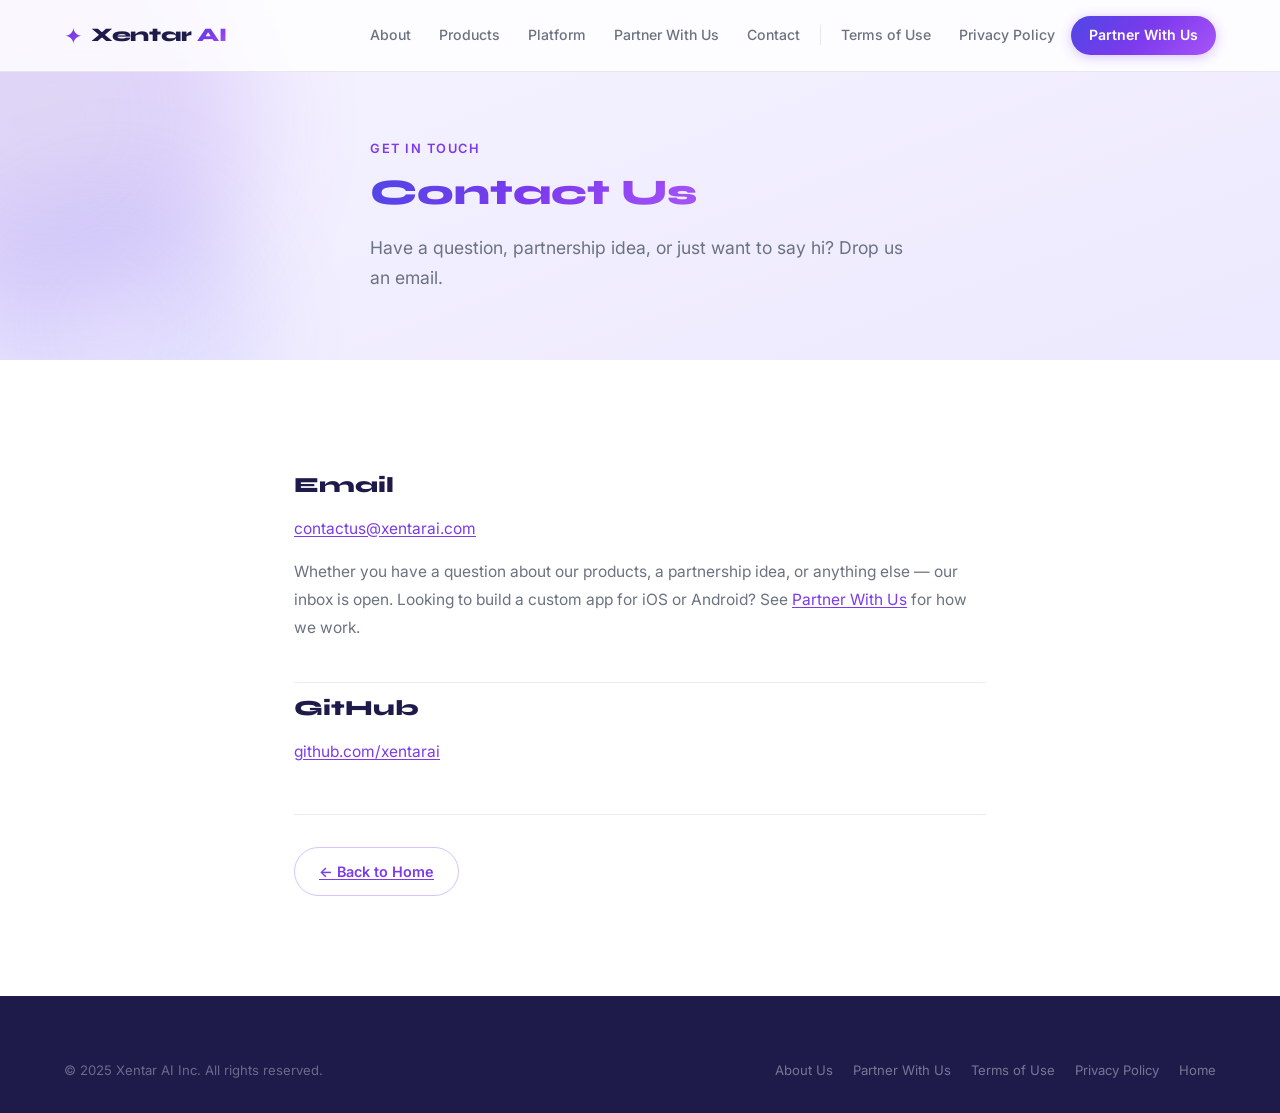
<file: pages/contact.html>
<!DOCTYPE html>
<html lang="en">
<head>
  <meta charset="UTF-8" />
  <meta name="viewport" content="width=device-width, initial-scale=1.0" />
  <title>Contact Us — Xentar AI Inc.</title>
  <meta name="description" content="Contact Xentar AI Inc. — get support for Resuvia, the AI resume analyzer and ATS score checker app, or reach out with general inquiries." />
  <link rel="canonical" href="https://xentarai.com/pages/contact.html" />
  <meta name="robots" content="index, follow" />

  <!-- Open Graph -->
  <meta property="og:type" content="website" />
  <meta property="og:locale" content="en_US" />
  <meta property="og:url" content="https://xentarai.com/pages/contact.html" />
  <meta property="og:title" content="Contact Us — Xentar AI Inc." />
  <meta property="og:description" content="Contact Xentar AI Inc. — get support for Resuvia, the AI resume analyzer and ATS score checker app, or reach out with general inquiries." />
  <meta property="og:site_name" content="Xentar AI" />
  <meta property="og:image" content="https://xentarai.com/og-icon.png" />
  <meta property="og:image:width" content="512" />
  <meta property="og:image:height" content="512" />
  <meta property="og:image:alt" content="Xentar AI logo" />

  <!-- Twitter Card -->
  <meta name="twitter:card" content="summary" />
  <meta name="twitter:title" content="Contact Us — Xentar AI Inc." />
  <meta name="twitter:description" content="Contact Xentar AI Inc. — get support for Resuvia, the AI resume analyzer and ATS score checker app, or reach out with general inquiries." />
  <meta name="twitter:image" content="https://xentarai.com/og-icon.png" />

  <link rel="preconnect" href="https://fonts.googleapis.com" />
  <link rel="preconnect" href="https://fonts.gstatic.com" crossorigin />
  <link href="https://fonts.googleapis.com/css2?family=Inter:wght@300;400;500;600;700;800;900&family=Syne:wght@700;800&display=swap" rel="stylesheet" />
  <link rel="stylesheet" href="../style.css" />
  <link rel="stylesheet" href="pages.css" />
  <link rel="icon" type="image/svg+xml" href="/favicon.svg" />
  <link rel="apple-touch-icon" href="/og-icon.png" />
</head>
<body>
  <header class="nav-wrapper" id="navbar">
    <nav class="nav-inner">
      <a href="../index.html" class="logo">
        <span class="logo-icon">✦</span>
        <span class="logo-text">Xentar <span class="logo-ai">AI</span></span>
      </a>
      <ul class="nav-links">
        <li><a href="../index.html#about">About</a></li>
        <li><a href="../index.html#products">Products</a></li>
        <li><a href="../index.html#platform">Platform</a></li>
        <li><a href="partner-with-us.html">Partner With Us</a></li>
        <li><a href="contact.html">Contact</a></li>
        <li class="nav-divider"></li>
        <li><a href="legal/terms.html">Terms of Use</a></li>
        <li><a href="legal/privacy.html">Privacy Policy</a></li>
        <li class="nav-cta"><a href="partner-with-us.html" class="btn-nav">Partner With Us</a></li>
      </ul>
      <button class="hamburger" id="hamburger"><span></span><span></span><span></span></button>
    </nav>
  </header>

  <div class="page-hero">
    <div class="page-hero-bg"><div class="orb orb-1"></div><div class="orb orb-2"></div></div>
    <div class="container">
      <p class="section-eyebrow">Get in Touch</p>
      <h1 class="section-title"><span class="gradient-text">Contact Us</span></h1>
      <p class="page-hero-sub">Have a question, partnership idea, or just want to say hi? Drop us an email.</p>
    </div>
  </div>

  <section class="page-content section-pad">
    <div class="container page-prose">
      <h2>Email</h2>
      <p>
        <a href="mailto:contactus@xentarai.com">contactus@xentarai.com</a>
      </p>
      <p>Whether you have a question about our products, a partnership idea, or anything else — our inbox is open. Looking to build a custom app for iOS or Android? See <a href="partner-with-us.html">Partner With Us</a> for how we work.</p>

      <h2>GitHub</h2>
      <p><a href="https://github.com/xentarai" target="_blank" rel="noopener">github.com/xentarai</a></p>

      <div class="page-cta-block">
        <a href="../index.html" class="btn-outline">← Back to Home</a>
      </div>
    </div>
  </section>

  <footer class="footer">
    <div class="container">
      <div class="footer-bottom" style="border-top:none;padding-top:0">
        <p>&copy; 2025 Xentar AI Inc. All rights reserved.</p>
        <div style="display:flex;gap:20px;flex-wrap:wrap">
          <a href="about.html" style="color:rgba(255,255,255,0.4);text-decoration:none;font-size:0.82rem">About Us</a>
          <a href="partner-with-us.html" style="color:rgba(255,255,255,0.4);text-decoration:none;font-size:0.82rem">Partner With Us</a>
          <a href="legal/terms.html" style="color:rgba(255,255,255,0.4);text-decoration:none;font-size:0.82rem">Terms of Use</a>
          <a href="legal/privacy.html" style="color:rgba(255,255,255,0.4);text-decoration:none;font-size:0.82rem">Privacy Policy</a>
          <a href="../index.html" style="color:rgba(255,255,255,0.4);text-decoration:none;font-size:0.82rem">Home</a>
        </div>
      </div>
    </div>
  </footer>

  <script>
    const navbar = document.getElementById('navbar');
    window.addEventListener('scroll', () => navbar.classList.toggle('scrolled', window.scrollY > 20));
  </script>
</body>
</html>
</file>
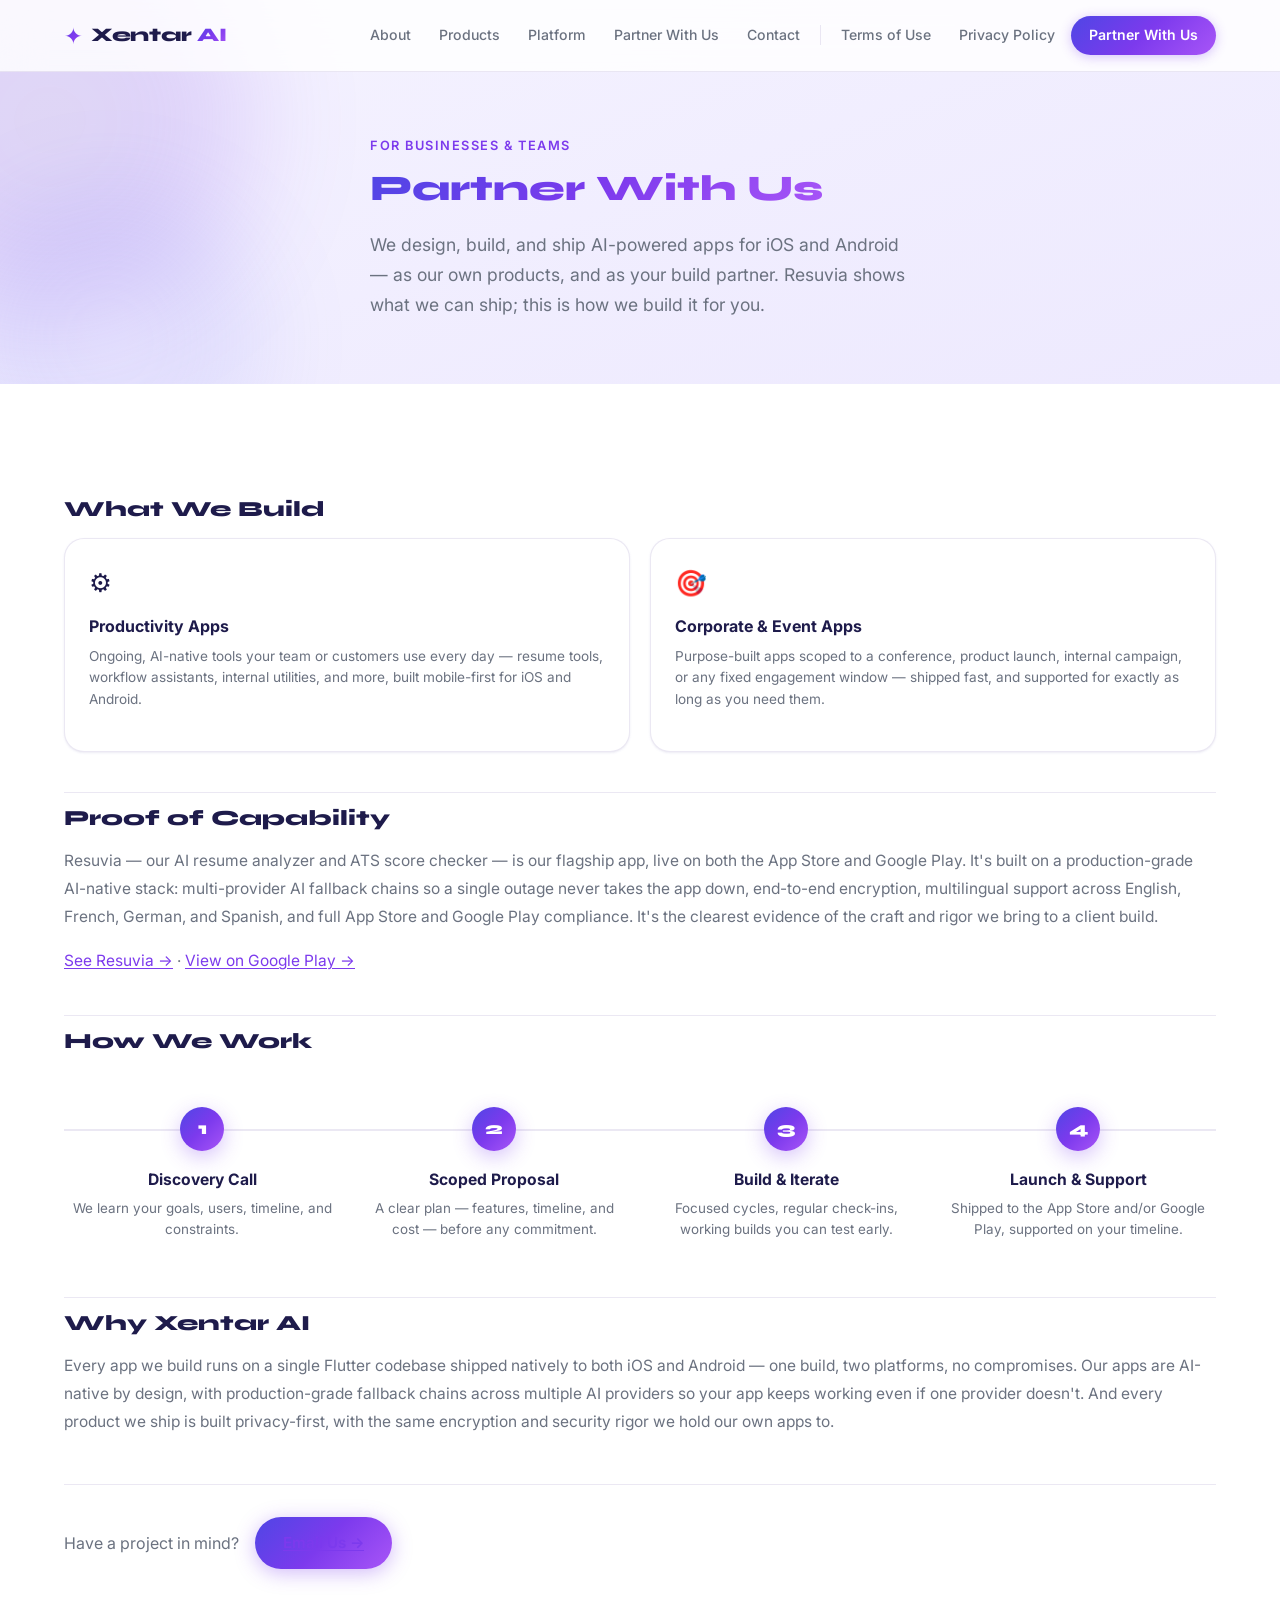
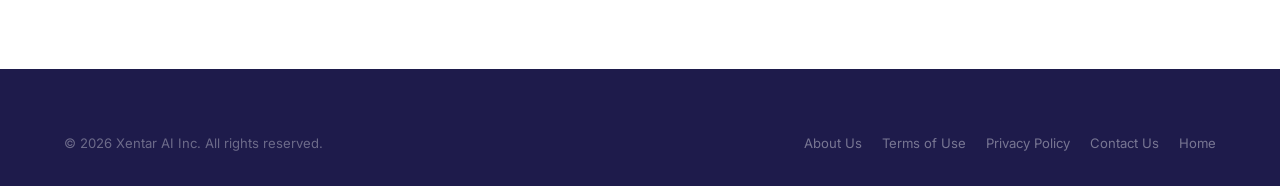
<file: pages/partner-with-us.html>
<!DOCTYPE html>
<html lang="en">
<head>
  <meta charset="UTF-8" />
  <meta name="viewport" content="width=device-width, initial-scale=1.0" />
  <title>Partner With Us — Custom App Development — Xentar AI Inc.</title>
  <meta name="description" content="Partner with Xentar AI Inc. to build a custom AI-powered app for iOS and Android — productivity apps or corporate/event apps. Proven by Resuvia." />
  <link rel="canonical" href="https://xentarai.com/pages/partner-with-us.html" />
  <meta name="robots" content="index, follow" />

  <!-- Open Graph -->
  <meta property="og:type" content="website" />
  <meta property="og:locale" content="en_US" />
  <meta property="og:url" content="https://xentarai.com/pages/partner-with-us.html" />
  <meta property="og:title" content="Partner With Us — Custom App Development — Xentar AI Inc." />
  <meta property="og:description" content="Partner with Xentar AI Inc. to build a custom AI-powered app for iOS and Android — productivity apps or corporate/event apps. Proven by Resuvia." />
  <meta property="og:site_name" content="Xentar AI" />
  <meta property="og:image" content="https://xentarai.com/og-icon.png" />
  <meta property="og:image:width" content="512" />
  <meta property="og:image:height" content="512" />
  <meta property="og:image:alt" content="Xentar AI logo" />

  <!-- Twitter Card -->
  <meta name="twitter:card" content="summary" />
  <meta name="twitter:title" content="Partner With Us — Custom App Development — Xentar AI Inc." />
  <meta name="twitter:description" content="Partner with Xentar AI Inc. to build a custom AI-powered app for iOS and Android — productivity apps or corporate/event apps. Proven by Resuvia." />
  <meta name="twitter:image" content="https://xentarai.com/og-icon.png" />

  <link rel="preconnect" href="https://fonts.googleapis.com" />
  <link rel="preconnect" href="https://fonts.gstatic.com" crossorigin />
  <link href="https://fonts.googleapis.com/css2?family=Inter:wght@300;400;500;600;700;800;900&family=Syne:wght@700;800&display=swap" rel="stylesheet" />
  <link rel="stylesheet" href="pages.css" />
  <link rel="stylesheet" href="../style.css" />
  <link rel="icon" type="image/svg+xml" href="/favicon.svg" />
  <link rel="apple-touch-icon" href="/og-icon.png" />
</head>
<body>
  <header class="nav-wrapper" id="navbar">
    <nav class="nav-inner">
      <a href="../index.html" class="logo">
        <span class="logo-icon">✦</span>
        <span class="logo-text">Xentar <span class="logo-ai">AI</span></span>
      </a>
      <ul class="nav-links">
        <li><a href="../index.html#about">About</a></li>
        <li><a href="../index.html#products">Products</a></li>
        <li><a href="../index.html#platform">Platform</a></li>
        <li><a href="partner-with-us.html">Partner With Us</a></li>
        <li><a href="contact.html">Contact</a></li>
        <li class="nav-divider"></li>
        <li><a href="legal/terms.html">Terms of Use</a></li>
        <li><a href="legal/privacy.html">Privacy Policy</a></li>
        <li class="nav-cta"><a href="partner-with-us.html" class="btn-nav">Partner With Us</a></li>
      </ul>
      <button class="hamburger" id="hamburger"><span></span><span></span><span></span></button>
    </nav>
  </header>

  <div class="page-hero">
    <div class="page-hero-bg"><div class="orb orb-1"></div><div class="orb orb-2"></div></div>
    <div class="container">
      <p class="section-eyebrow">For Businesses &amp; Teams</p>
      <h1 class="section-title"><span class="gradient-text">Partner With Us</span></h1>
      <p class="page-hero-sub">We design, build, and ship AI-powered apps for iOS and Android — as our own products, and as your build partner. Resuvia shows what we can ship; this is how we build it for you.</p>
    </div>
  </div>

  <section class="page-content section-pad">
    <div class="container page-prose">
      <h2>What We Build</h2>
      <div class="about-pillars">
        <div class="pillar">
          <div class="pillar-icon">⚙️</div>
          <h3>Productivity Apps</h3>
          <p>Ongoing, AI-native tools your team or customers use every day — resume tools, workflow assistants, internal utilities, and more, built mobile-first for iOS and Android.</p>
        </div>
        <div class="pillar">
          <div class="pillar-icon">🎯</div>
          <h3>Corporate &amp; Event Apps</h3>
          <p>Purpose-built apps scoped to a conference, product launch, internal campaign, or any fixed engagement window — shipped fast, and supported for exactly as long as you need them.</p>
        </div>
      </div>

      <h2>Proof of Capability</h2>
      <p>Resuvia — our AI resume analyzer and ATS score checker — is our flagship app, live on both the App Store and Google Play. It's built on a production-grade AI-native stack: multi-provider AI fallback chains so a single outage never takes the app down, end-to-end encryption, multilingual support across English, French, German, and Spanish, and full App Store and Google Play compliance. It's the clearest evidence of the craft and rigor we bring to a client build.</p>
      <p><a href="../products/resuvia/">See Resuvia →</a> &middot; <a href="https://play.google.com/store/apps/details?id=com.xentarai.resuvia" target="_blank" rel="noopener">View on Google Play →</a></p>

      <h2>How We Work</h2>
      <div class="process-timeline">
        <div class="process-step">
          <div class="process-num">1</div>
          <div class="process-step-body">
            <h3>Discovery Call</h3>
            <p>We learn your goals, users, timeline, and constraints.</p>
          </div>
        </div>
        <div class="process-step">
          <div class="process-num">2</div>
          <div class="process-step-body">
            <h3>Scoped Proposal</h3>
            <p>A clear plan — features, timeline, and cost — before any commitment.</p>
          </div>
        </div>
        <div class="process-step">
          <div class="process-num">3</div>
          <div class="process-step-body">
            <h3>Build &amp; Iterate</h3>
            <p>Focused cycles, regular check-ins, working builds you can test early.</p>
          </div>
        </div>
        <div class="process-step">
          <div class="process-num">4</div>
          <div class="process-step-body">
            <h3>Launch &amp; Support</h3>
            <p>Shipped to the App Store and/or Google Play, supported on your timeline.</p>
          </div>
        </div>
      </div>

      <h2>Why Xentar AI</h2>
      <p>Every app we build runs on a single Flutter codebase shipped natively to both iOS and Android — one build, two platforms, no compromises. Our apps are AI-native by design, with production-grade fallback chains across multiple AI providers so your app keeps working even if one provider doesn't. And every product we ship is built privacy-first, with the same encryption and security rigor we hold our own apps to.</p>

      <div class="page-cta-block">
        <p>Have a project in mind?</p>
        <a href="mailto:contactus@xentarai.com?subject=Client%20Project%20Inquiry" class="btn-primary">Email Us →</a>
      </div>
    </div>
  </section>

  <footer class="footer">
    <div class="container">
      <div class="footer-bottom" style="border-top:none;padding-top:0">
        <p>&copy; 2026 Xentar AI Inc. All rights reserved.</p>
        <div style="display:flex;gap:20px;flex-wrap:wrap">
          <a href="about.html" style="color:rgba(255,255,255,0.4);text-decoration:none;font-size:0.82rem">About Us</a>
          <a href="legal/terms.html" style="color:rgba(255,255,255,0.4);text-decoration:none;font-size:0.82rem">Terms of Use</a>
          <a href="legal/privacy.html" style="color:rgba(255,255,255,0.4);text-decoration:none;font-size:0.82rem">Privacy Policy</a>
          <a href="contact.html" style="color:rgba(255,255,255,0.4);text-decoration:none;font-size:0.82rem">Contact Us</a>
          <a href="../index.html" style="color:rgba(255,255,255,0.4);text-decoration:none;font-size:0.82rem">Home</a>
        </div>
      </div>
    </div>
  </footer>
  <script>
    const navbar = document.getElementById('navbar');
    window.addEventListener('scroll', () => navbar.classList.toggle('scrolled', window.scrollY > 20));
  </script>
</body>
</html>
</file>
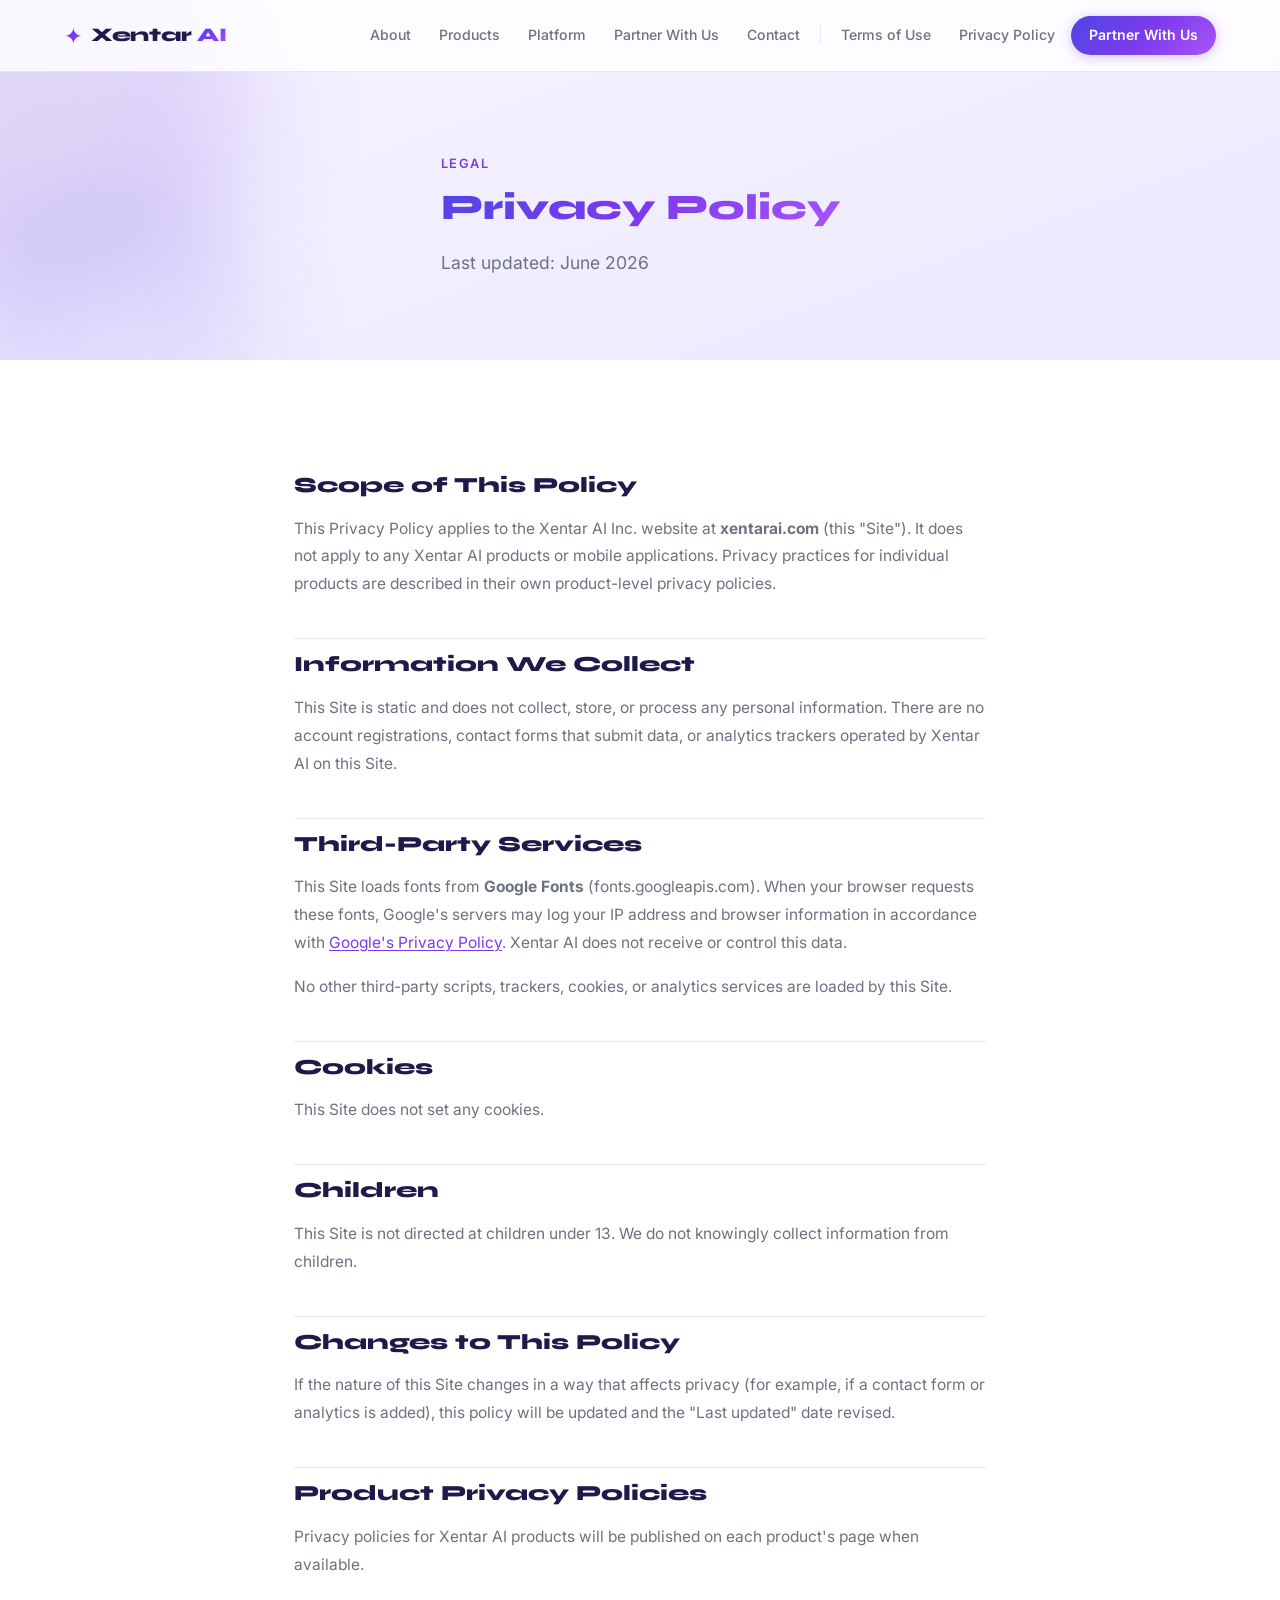
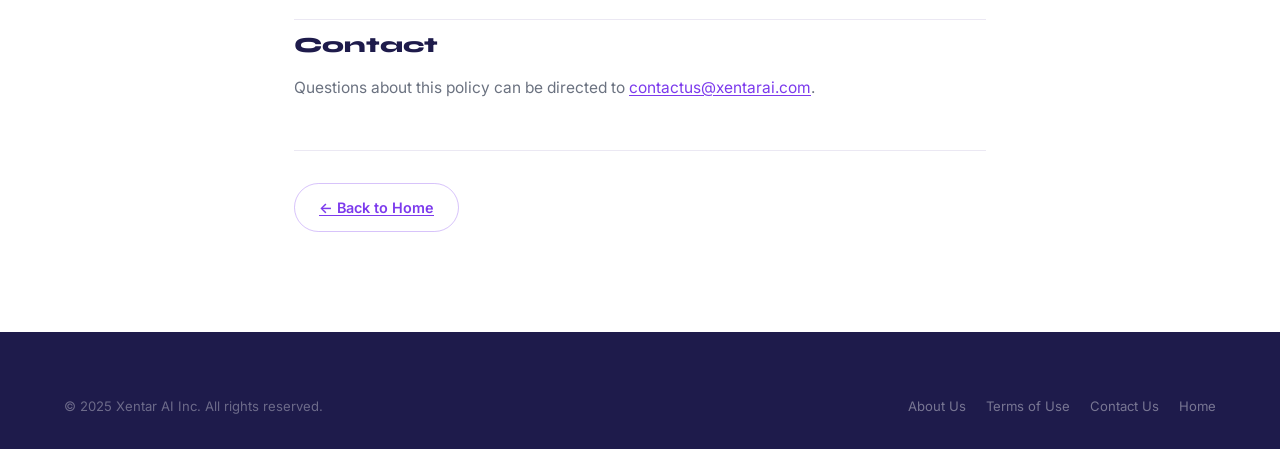
<file: pages/legal/privacy.html>
<!DOCTYPE html>
<html lang="en">
<head>
  <meta charset="UTF-8" />
  <meta name="viewport" content="width=device-width, initial-scale=1.0" />
  <title>Privacy Policy — Xentar AI Inc.</title>
  <meta name="description" content="Privacy Policy for Xentar AI Inc. — how we collect, use, and protect your personal information across our AI-powered apps and website." />
  <link rel="canonical" href="https://xentarai.com/pages/legal/privacy.html" />
  <meta name="robots" content="index, follow" />

  <!-- Open Graph -->
  <meta property="og:type" content="website" />
  <meta property="og:locale" content="en_US" />
  <meta property="og:url" content="https://xentarai.com/pages/legal/privacy.html" />
  <meta property="og:title" content="Privacy Policy — Xentar AI Inc." />
  <meta property="og:description" content="Privacy Policy for Xentar AI Inc. — how we collect, use, and protect your personal information across our AI-powered apps and website." />
  <meta property="og:site_name" content="Xentar AI" />
  <meta property="og:image" content="https://xentarai.com/og-icon.png" />
  <meta property="og:image:width" content="512" />
  <meta property="og:image:height" content="512" />
  <meta property="og:image:alt" content="Xentar AI logo" />

  <!-- Twitter Card -->
  <meta name="twitter:card" content="summary" />
  <meta name="twitter:title" content="Privacy Policy — Xentar AI Inc." />
  <meta name="twitter:description" content="Privacy Policy for Xentar AI Inc. — how we collect, use, and protect your personal information across our AI-powered apps and website." />
  <meta name="twitter:image" content="https://xentarai.com/og-icon.png" />

  <link rel="preconnect" href="https://fonts.googleapis.com" />
  <link rel="preconnect" href="https://fonts.gstatic.com" crossorigin />
  <link href="https://fonts.googleapis.com/css2?family=Inter:wght@300;400;500;600;700;800;900&family=Syne:wght@700;800&display=swap" rel="stylesheet" />
  <link rel="stylesheet" href="../../style.css" />
  <link rel="stylesheet" href="../pages.css" />
  <link rel="icon" type="image/svg+xml" href="/favicon.svg" />
  <link rel="apple-touch-icon" href="/og-icon.png" />
</head>
<body>

  <header class="nav-wrapper" id="navbar">
    <nav class="nav-inner">
      <a href="../../index.html" class="logo">
        <span class="logo-icon">✦</span>
        <span class="logo-text">Xentar <span class="logo-ai">AI</span></span>
      </a>
      <ul class="nav-links">
        <li><a href="../../index.html#about">About</a></li>
        <li><a href="../../index.html#products">Products</a></li>
        <li><a href="../../index.html#platform">Platform</a></li>
        <li><a href="../partner-with-us.html">Partner With Us</a></li>
        <li><a href="../contact.html">Contact</a></li>
        <li class="nav-divider"></li>
        <li><a href="terms.html">Terms of Use</a></li>
        <li><a href="privacy.html">Privacy Policy</a></li>
        <li class="nav-cta"><a href="../partner-with-us.html" class="btn-nav">Partner With Us</a></li>
      </ul>
      <button class="hamburger" id="hamburger"><span></span><span></span><span></span></button>
    </nav>
  </header>

  <div class="page-hero">
    <div class="page-hero-bg"><div class="orb orb-1"></div><div class="orb orb-2"></div></div>
    <div class="container">
      <p class="section-eyebrow">Legal</p>
      <h1 class="section-title"><span class="gradient-text">Privacy Policy</span></h1>
      <p class="page-hero-sub">Last updated: June 2026</p>
    </div>
  </div>

  <section class="page-content section-pad">
    <div class="container page-prose">

      <h2>Scope of This Policy</h2>
      <p>This Privacy Policy applies to the Xentar AI Inc. website at <strong>xentarai.com</strong> (this "Site"). It does not apply to any Xentar AI products or mobile applications. Privacy practices for individual products are described in their own product-level privacy policies.</p>

      <h2>Information We Collect</h2>
      <p>This Site is static and does not collect, store, or process any personal information. There are no account registrations, contact forms that submit data, or analytics trackers operated by Xentar AI on this Site.</p>

      <h2>Third-Party Services</h2>
      <p>This Site loads fonts from <strong>Google Fonts</strong> (fonts.googleapis.com). When your browser requests these fonts, Google's servers may log your IP address and browser information in accordance with <a href="https://policies.google.com/privacy" target="_blank" rel="noopener">Google's Privacy Policy</a>. Xentar AI does not receive or control this data.</p>
      <p>No other third-party scripts, trackers, cookies, or analytics services are loaded by this Site.</p>

      <h2>Cookies</h2>
      <p>This Site does not set any cookies.</p>

      <h2>Children</h2>
      <p>This Site is not directed at children under 13. We do not knowingly collect information from children.</p>

      <h2>Changes to This Policy</h2>
      <p>If the nature of this Site changes in a way that affects privacy (for example, if a contact form or analytics is added), this policy will be updated and the "Last updated" date revised.</p>

      <h2>Product Privacy Policies</h2>
      <p>Privacy policies for Xentar AI products will be published on each product's page when available.</p>

      <h2>Contact</h2>
      <p>Questions about this policy can be directed to <a href="mailto:contactus@xentarai.com">contactus@xentarai.com</a>.</p>

      <div class="page-cta-block">
        <a href="../../index.html" class="btn-outline">← Back to Home</a>
      </div>
    </div>
  </section>

  <footer class="footer">
    <div class="container">
      <div class="footer-bottom" style="border-top: none; padding-top: 0;">
        <p>&copy; 2025 Xentar AI Inc. All rights reserved.</p>
        <div style="display: flex; gap: 20px; flex-wrap: wrap;">
          <a href="../about.html" style="color: rgba(255,255,255,0.4); text-decoration: none; font-size: 0.82rem;">About Us</a>
          <a href="terms.html" style="color: rgba(255,255,255,0.4); text-decoration: none; font-size: 0.82rem;">Terms of Use</a>
          <a href="../contact.html" style="color: rgba(255,255,255,0.4); text-decoration: none; font-size: 0.82rem;">Contact Us</a>
          <a href="../../index.html" style="color: rgba(255,255,255,0.4); text-decoration: none; font-size: 0.82rem;">Home</a>
        </div>
      </div>
    </div>
  </footer>

  <script>
    const navbar = document.getElementById('navbar');
    window.addEventListener('scroll', () => navbar.classList.toggle('scrolled', window.scrollY > 20));
  </script>
</body>
</html>
</file>
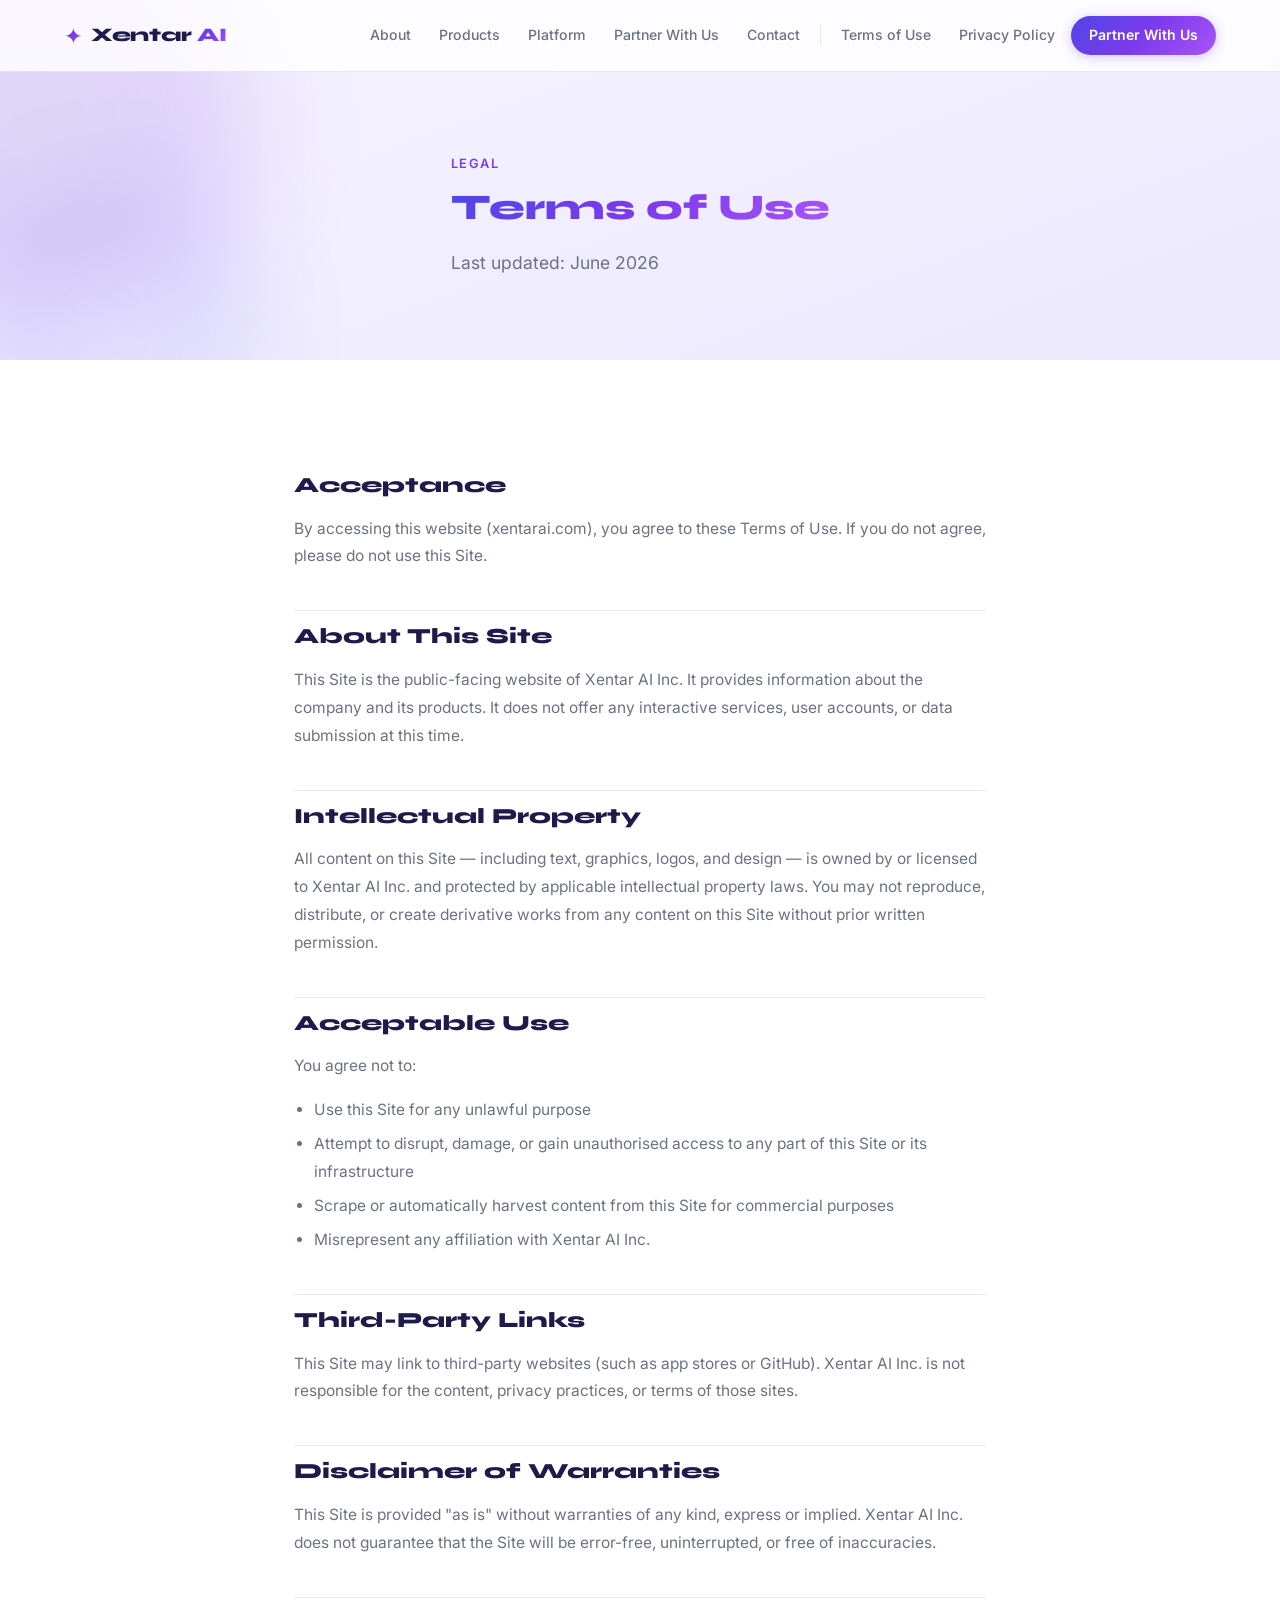
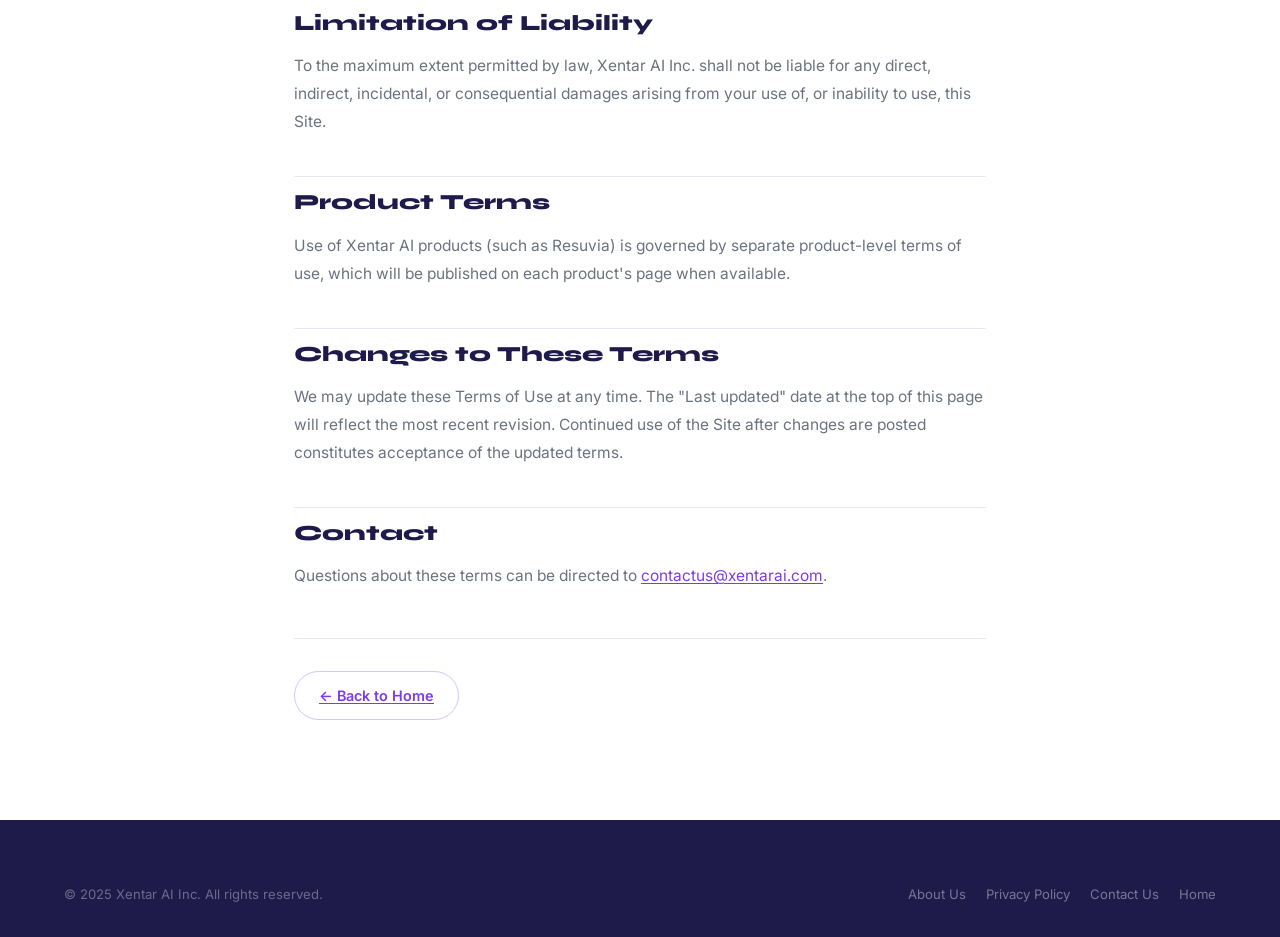
<file: pages/legal/terms.html>
<!DOCTYPE html>
<html lang="en">
<head>
  <meta charset="UTF-8" />
  <meta name="viewport" content="width=device-width, initial-scale=1.0" />
  <title>Terms of Use — Xentar AI Inc.</title>
  <meta name="description" content="Terms of Use for Xentar AI Inc. — the terms and conditions governing use of our AI-powered apps and website, including Resuvia." />
  <link rel="canonical" href="https://xentarai.com/pages/legal/terms.html" />
  <meta name="robots" content="index, follow" />

  <!-- Open Graph -->
  <meta property="og:type" content="website" />
  <meta property="og:locale" content="en_US" />
  <meta property="og:url" content="https://xentarai.com/pages/legal/terms.html" />
  <meta property="og:title" content="Terms of Use — Xentar AI Inc." />
  <meta property="og:description" content="Terms of Use for Xentar AI Inc. — the terms and conditions governing use of our AI-powered apps and website, including Resuvia." />
  <meta property="og:site_name" content="Xentar AI" />
  <meta property="og:image" content="https://xentarai.com/og-icon.png" />
  <meta property="og:image:width" content="512" />
  <meta property="og:image:height" content="512" />
  <meta property="og:image:alt" content="Xentar AI logo" />

  <!-- Twitter Card -->
  <meta name="twitter:card" content="summary" />
  <meta name="twitter:title" content="Terms of Use — Xentar AI Inc." />
  <meta name="twitter:description" content="Terms of Use for Xentar AI Inc. — the terms and conditions governing use of our AI-powered apps and website, including Resuvia." />
  <meta name="twitter:image" content="https://xentarai.com/og-icon.png" />

  <link rel="preconnect" href="https://fonts.googleapis.com" />
  <link rel="preconnect" href="https://fonts.gstatic.com" crossorigin />
  <link href="https://fonts.googleapis.com/css2?family=Inter:wght@300;400;500;600;700;800;900&family=Syne:wght@700;800&display=swap" rel="stylesheet" />
  <link rel="stylesheet" href="../../style.css" />
  <link rel="stylesheet" href="../pages.css" />
  <link rel="icon" type="image/svg+xml" href="/favicon.svg" />
  <link rel="apple-touch-icon" href="/og-icon.png" />
</head>
<body>

  <header class="nav-wrapper" id="navbar">
    <nav class="nav-inner">
      <a href="../../index.html" class="logo">
        <span class="logo-icon">✦</span>
        <span class="logo-text">Xentar <span class="logo-ai">AI</span></span>
      </a>
      <ul class="nav-links">
        <li><a href="../../index.html#about">About</a></li>
        <li><a href="../../index.html#products">Products</a></li>
        <li><a href="../../index.html#platform">Platform</a></li>
        <li><a href="../partner-with-us.html">Partner With Us</a></li>
        <li><a href="../contact.html">Contact</a></li>
        <li class="nav-divider"></li>
        <li><a href="terms.html">Terms of Use</a></li>
        <li><a href="privacy.html">Privacy Policy</a></li>
        <li class="nav-cta"><a href="../partner-with-us.html" class="btn-nav">Partner With Us</a></li>
      </ul>
      <button class="hamburger" id="hamburger"><span></span><span></span><span></span></button>
    </nav>
  </header>

  <div class="page-hero">
    <div class="page-hero-bg"><div class="orb orb-1"></div><div class="orb orb-2"></div></div>
    <div class="container">
      <p class="section-eyebrow">Legal</p>
      <h1 class="section-title"><span class="gradient-text">Terms of Use</span></h1>
      <p class="page-hero-sub">Last updated: June 2026</p>
    </div>
  </div>

  <section class="page-content section-pad">
    <div class="container page-prose">

      <h2>Acceptance</h2>
      <p>By accessing this website (xentarai.com), you agree to these Terms of Use. If you do not agree, please do not use this Site.</p>

      <h2>About This Site</h2>
      <p>This Site is the public-facing website of Xentar AI Inc. It provides information about the company and its products. It does not offer any interactive services, user accounts, or data submission at this time.</p>

      <h2>Intellectual Property</h2>
      <p>All content on this Site — including text, graphics, logos, and design — is owned by or licensed to Xentar AI Inc. and protected by applicable intellectual property laws. You may not reproduce, distribute, or create derivative works from any content on this Site without prior written permission.</p>

      <h2>Acceptable Use</h2>
      <p>You agree not to:</p>
      <ul>
        <li>Use this Site for any unlawful purpose</li>
        <li>Attempt to disrupt, damage, or gain unauthorised access to any part of this Site or its infrastructure</li>
        <li>Scrape or automatically harvest content from this Site for commercial purposes</li>
        <li>Misrepresent any affiliation with Xentar AI Inc.</li>
      </ul>

      <h2>Third-Party Links</h2>
      <p>This Site may link to third-party websites (such as app stores or GitHub). Xentar AI Inc. is not responsible for the content, privacy practices, or terms of those sites.</p>

      <h2>Disclaimer of Warranties</h2>
      <p>This Site is provided "as is" without warranties of any kind, express or implied. Xentar AI Inc. does not guarantee that the Site will be error-free, uninterrupted, or free of inaccuracies.</p>

      <h2>Limitation of Liability</h2>
      <p>To the maximum extent permitted by law, Xentar AI Inc. shall not be liable for any direct, indirect, incidental, or consequential damages arising from your use of, or inability to use, this Site.</p>

      <h2>Product Terms</h2>
      <p>Use of Xentar AI products (such as Resuvia) is governed by separate product-level terms of use, which will be published on each product's page when available.</p>

      <h2>Changes to These Terms</h2>
      <p>We may update these Terms of Use at any time. The "Last updated" date at the top of this page will reflect the most recent revision. Continued use of the Site after changes are posted constitutes acceptance of the updated terms.</p>

      <h2>Contact</h2>
      <p>Questions about these terms can be directed to <a href="mailto:contactus@xentarai.com">contactus@xentarai.com</a>.</p>

      <div class="page-cta-block">
        <a href="../../index.html" class="btn-outline">← Back to Home</a>
      </div>
    </div>
  </section>

  <footer class="footer">
    <div class="container">
      <div class="footer-bottom" style="border-top: none; padding-top: 0;">
        <p>&copy; 2025 Xentar AI Inc. All rights reserved.</p>
        <div style="display: flex; gap: 20px; flex-wrap: wrap;">
          <a href="../about.html" style="color: rgba(255,255,255,0.4); text-decoration: none; font-size: 0.82rem;">About Us</a>
          <a href="privacy.html" style="color: rgba(255,255,255,0.4); text-decoration: none; font-size: 0.82rem;">Privacy Policy</a>
          <a href="../contact.html" style="color: rgba(255,255,255,0.4); text-decoration: none; font-size: 0.82rem;">Contact Us</a>
          <a href="../../index.html" style="color: rgba(255,255,255,0.4); text-decoration: none; font-size: 0.82rem;">Home</a>
        </div>
      </div>
    </div>
  </footer>

  <script>
    const navbar = document.getElementById('navbar');
    window.addEventListener('scroll', () => navbar.classList.toggle('scrolled', window.scrollY > 20));
  </script>
</body>
</html>
</file>
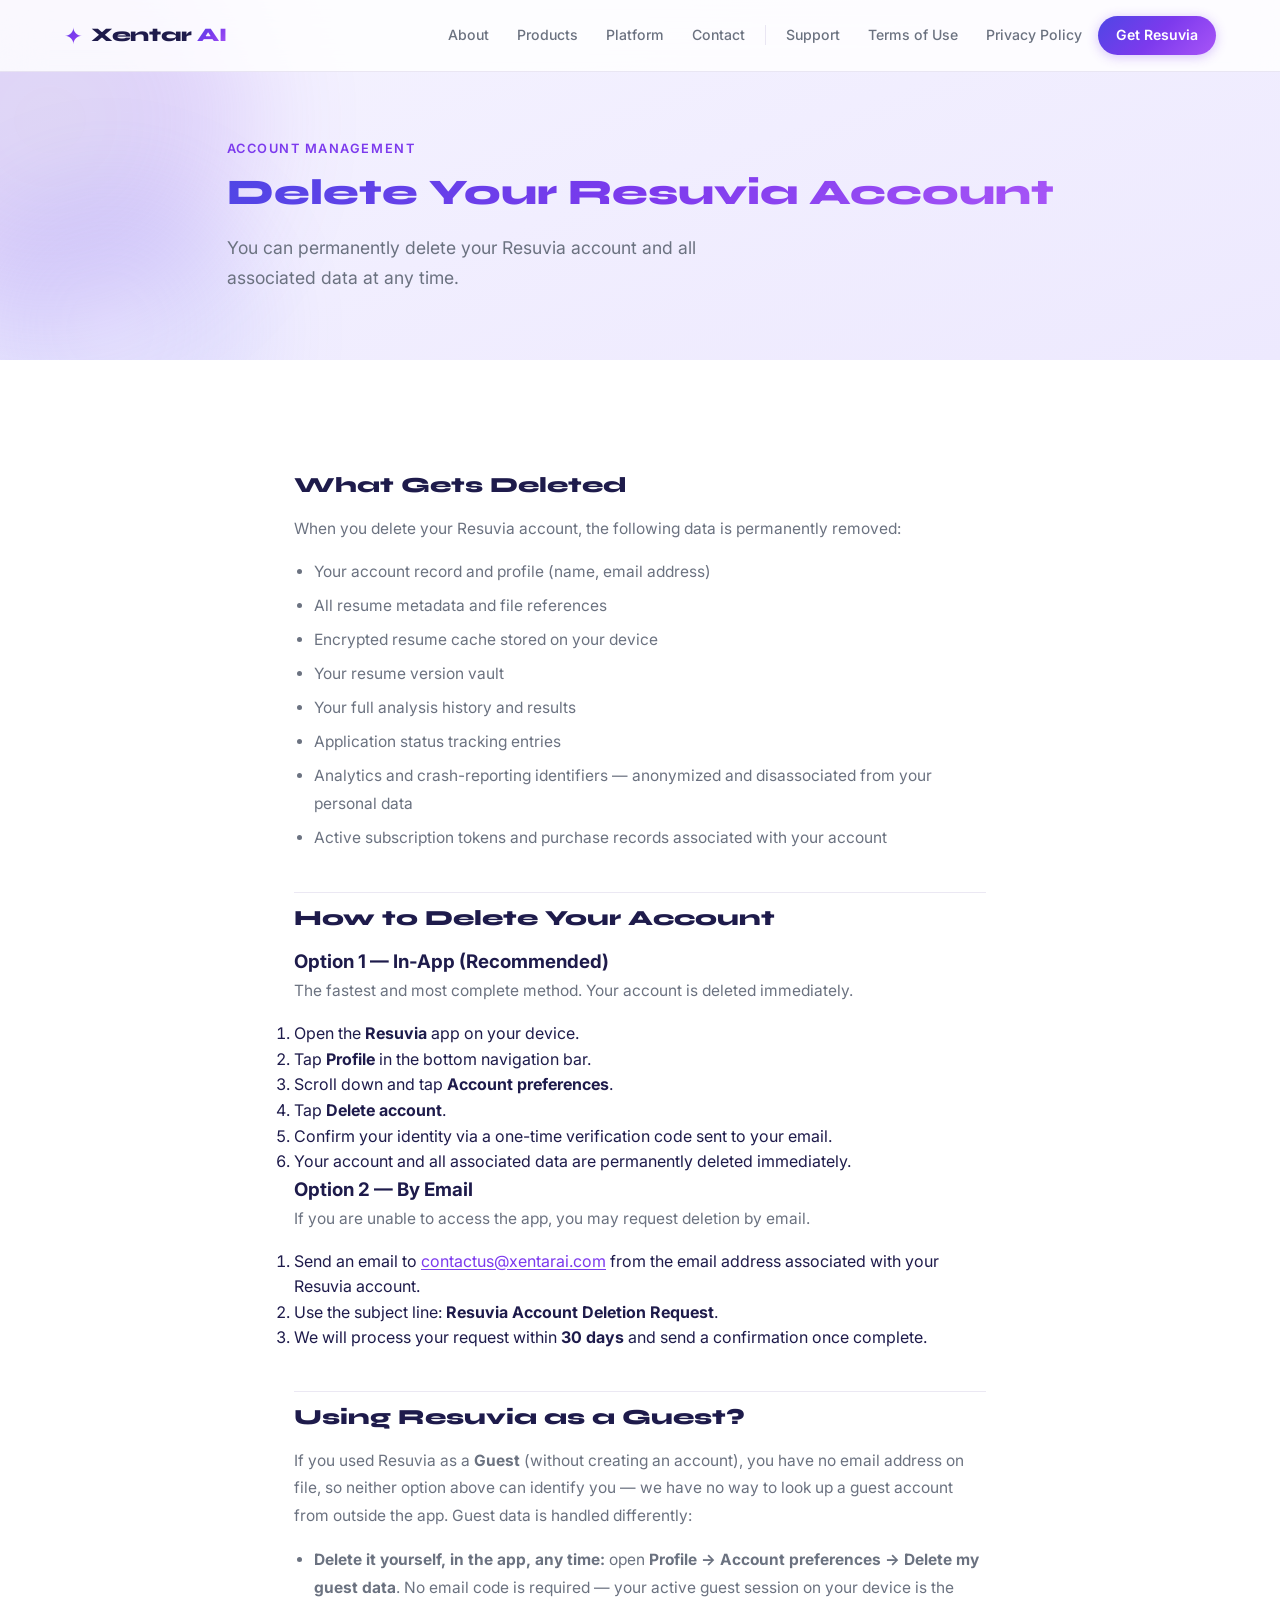
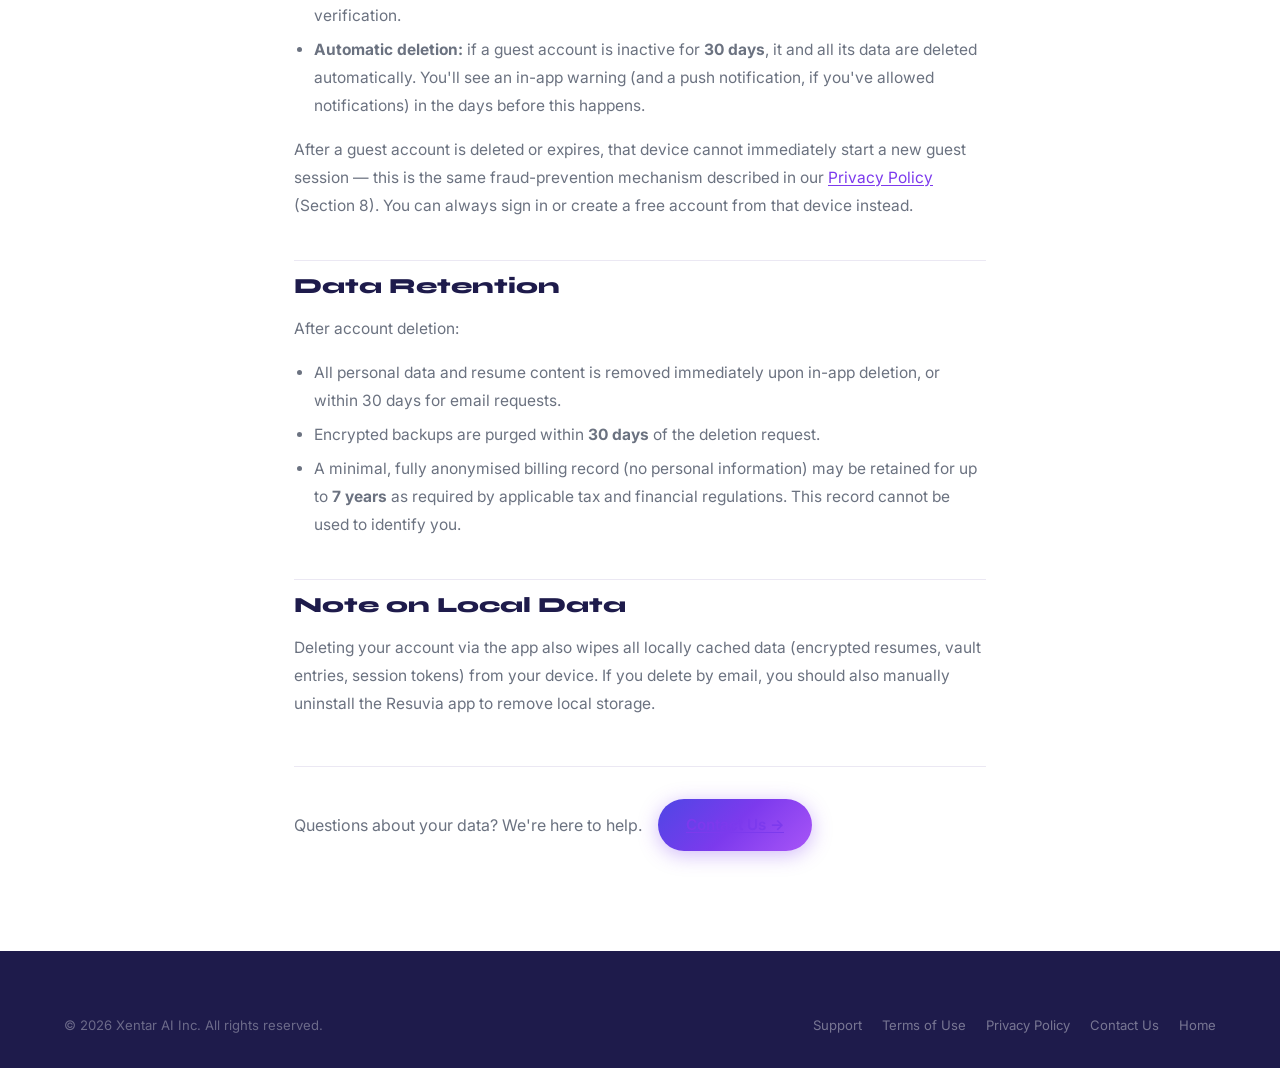
<file: products/resuvia/delete-account.html>
<!DOCTYPE html>
<html lang="en">
<head>
  <meta charset="UTF-8" />
  <meta name="viewport" content="width=device-width, initial-scale=1.0" />
  <title>Delete Your Resuvia Account — Xentar AI Inc.</title>
  <meta name="description" content="Instructions to permanently delete your Resuvia account and associated data, as required by Google Play account deletion policy." />
  <link rel="canonical" href="https://xentarai.com/products/resuvia/delete-account.html" />
  <meta name="robots" content="index, follow" />

  <!-- Open Graph -->
  <meta property="og:type" content="website" />
  <meta property="og:locale" content="en_US" />
  <meta property="og:url" content="https://xentarai.com/products/resuvia/delete-account.html" />
  <meta property="og:title" content="Delete Your Resuvia Account — Xentar AI Inc." />
  <meta property="og:description" content="Instructions to permanently delete your Resuvia account and associated data, as required by Google Play account deletion policy." />
  <meta property="og:site_name" content="Resuvia: AI Resume &amp; ATS Score" />
  <meta property="og:image" content="https://xentarai.com/products/resuvia/images/og-image.png" />
  <meta property="og:image:width" content="1200" />
  <meta property="og:image:height" content="630" />
  <meta property="og:image:alt" content="Resuvia — AI-Powered Resume Analysis &amp; Career Coaching" />

  <!-- Twitter Card -->
  <meta name="twitter:card" content="summary_large_image" />
  <meta name="twitter:title" content="Delete Your Resuvia Account — Xentar AI Inc." />
  <meta name="twitter:description" content="Instructions to permanently delete your Resuvia account and associated data, as required by Google Play account deletion policy." />
  <meta name="twitter:image" content="https://xentarai.com/products/resuvia/images/og-image.png" />

  <link rel="preconnect" href="https://fonts.googleapis.com" />
  <link rel="preconnect" href="https://fonts.gstatic.com" crossorigin />
  <link href="https://fonts.googleapis.com/css2?family=Inter:wght@300;400;500;600;700;800;900&family=Syne:wght@700;800&display=swap" rel="stylesheet" />
  <link rel="stylesheet" href="../../style.css" />
  <link rel="stylesheet" href="../../pages/pages.css" />
  <link rel="icon" type="image/svg+xml" href="/favicon.svg" />
  <link rel="apple-touch-icon" href="/og-icon.png" />
</head>
<body>
  <header class="nav-wrapper" id="navbar">
    <nav class="nav-inner">
      <a href="../../index.html" class="logo">
        <span class="logo-icon">✦</span>
        <span class="logo-text">Xentar <span class="logo-ai">AI</span></span>
      </a>
      <ul class="nav-links">
        <li><a href="../../index.html#about">About</a></li>
        <li><a href="../../index.html#products">Products</a></li>
        <li><a href="../../index.html#platform">Platform</a></li>
        <li><a href="../../index.html#contact">Contact</a></li>
        <li class="nav-divider"></li>
        <li><a href="./support.html">Support</a></li>
        <li><a href="./terms.html">Terms of Use</a></li>
        <li><a href="./privacy.html">Privacy Policy</a></li>
        <li class="nav-cta"><a href="./" class="btn-nav">Get Resuvia</a></li>
      </ul>
      <button class="hamburger" id="hamburger"><span></span><span></span><span></span></button>
    </nav>
  </header>

  <div class="page-hero">
    <div class="page-hero-bg"><div class="orb orb-1"></div><div class="orb orb-2"></div></div>
    <div class="container">
      <p class="section-eyebrow">Account Management</p>
      <h1 class="section-title"><span class="gradient-text">Delete Your Resuvia Account</span></h1>
      <p class="page-hero-sub">You can permanently delete your Resuvia account and all associated data at any time.</p>
    </div>
  </div>

  <section class="page-content section-pad">
    <div class="container page-prose">

      <h2>What Gets Deleted</h2>
      <p>When you delete your Resuvia account, the following data is permanently removed:</p>
      <ul>
        <li>Your account record and profile (name, email address)</li>
        <li>All resume metadata and file references</li>
        <li>Encrypted resume cache stored on your device</li>
        <li>Your resume version vault</li>
        <li>Your full analysis history and results</li>
        <li>Application status tracking entries</li>
        <li>Analytics and crash-reporting identifiers — anonymized and disassociated from your personal data</li>
        <li>Active subscription tokens and purchase records associated with your account</li>
      </ul>

      <h2>How to Delete Your Account</h2>

      <h3>Option 1 — In-App (Recommended)</h3>
      <p>The fastest and most complete method. Your account is deleted immediately.</p>
      <ol>
        <li>Open the <strong>Resuvia</strong> app on your device.</li>
        <li>Tap <strong>Profile</strong> in the bottom navigation bar.</li>
        <li>Scroll down and tap <strong>Account preferences</strong>.</li>
        <li>Tap <strong>Delete account</strong>.</li>
        <li>Confirm your identity via a one-time verification code sent to your email.</li>
        <li>Your account and all associated data are permanently deleted immediately.</li>
      </ol>

      <h3>Option 2 — By Email</h3>
      <p>If you are unable to access the app, you may request deletion by email.</p>
      <ol>
        <li>Send an email to <a href="mailto:contactus@xentarai.com">contactus@xentarai.com</a> from the email address associated with your Resuvia account.</li>
        <li>Use the subject line: <strong>Resuvia Account Deletion Request</strong>.</li>
        <li>We will process your request within <strong>30 days</strong> and send a confirmation once complete.</li>
      </ol>

      <h2>Using Resuvia as a Guest?</h2>
      <p>If you used Resuvia as a <strong>Guest</strong> (without creating an account), you have no email address on file, so neither option above can identify you — we have no way to look up a guest account from outside the app. Guest data is handled differently:</p>
      <ul>
        <li><strong>Delete it yourself, in the app, any time:</strong> open <strong>Profile → Account preferences → Delete my guest data</strong>. No email code is required — your active guest session on your device is the verification.</li>
        <li><strong>Automatic deletion:</strong> if a guest account is inactive for <strong>30 days</strong>, it and all its data are deleted automatically. You'll see an in-app warning (and a push notification, if you've allowed notifications) in the days before this happens.</li>
      </ul>
      <p>After a guest account is deleted or expires, that device cannot immediately start a new guest session — this is the same fraud-prevention mechanism described in our <a href="./privacy.html">Privacy Policy</a> (Section 8). You can always sign in or create a free account from that device instead.</p>

      <h2>Data Retention</h2>
      <p>After account deletion:</p>
      <ul>
        <li>All personal data and resume content is removed immediately upon in-app deletion, or within 30 days for email requests.</li>
        <li>Encrypted backups are purged within <strong>30 days</strong> of the deletion request.</li>
        <li>A minimal, fully anonymised billing record (no personal information) may be retained for up to <strong>7 years</strong> as required by applicable tax and financial regulations. This record cannot be used to identify you.</li>
      </ul>

      <h2>Note on Local Data</h2>
      <p>Deleting your account via the app also wipes all locally cached data (encrypted resumes, vault entries, session tokens) from your device. If you delete by email, you should also manually uninstall the Resuvia app to remove local storage.</p>

      <div class="page-cta-block">
        <p>Questions about your data? We're here to help.</p>
        <a href="mailto:contactus@xentarai.com" class="btn-primary">Contact Us →</a>
      </div>

    </div>
  </section>

  <footer class="footer">
    <div class="container">
      <div class="footer-bottom" style="border-top:none;padding-top:0">
        <p>&copy; 2026 Xentar AI Inc. All rights reserved.</p>
        <div style="display:flex;gap:20px;flex-wrap:wrap">
          <a href="./support.html" style="color:rgba(255,255,255,0.4);text-decoration:none;font-size:0.82rem">Support</a>
          <a href="./terms.html" style="color:rgba(255,255,255,0.4);text-decoration:none;font-size:0.82rem">Terms of Use</a>
          <a href="./privacy.html" style="color:rgba(255,255,255,0.4);text-decoration:none;font-size:0.82rem">Privacy Policy</a>
          <a href="../../pages/contact.html" style="color:rgba(255,255,255,0.4);text-decoration:none;font-size:0.82rem">Contact Us</a>
          <a href="../../index.html" style="color:rgba(255,255,255,0.4);text-decoration:none;font-size:0.82rem">Home</a>
        </div>
      </div>
    </div>
  </footer>

  <script>
    const navbar = document.getElementById('navbar');
    window.addEventListener('scroll', () => navbar.classList.toggle('scrolled', window.scrollY > 20));
  </script>
</body>
</html>
</file>
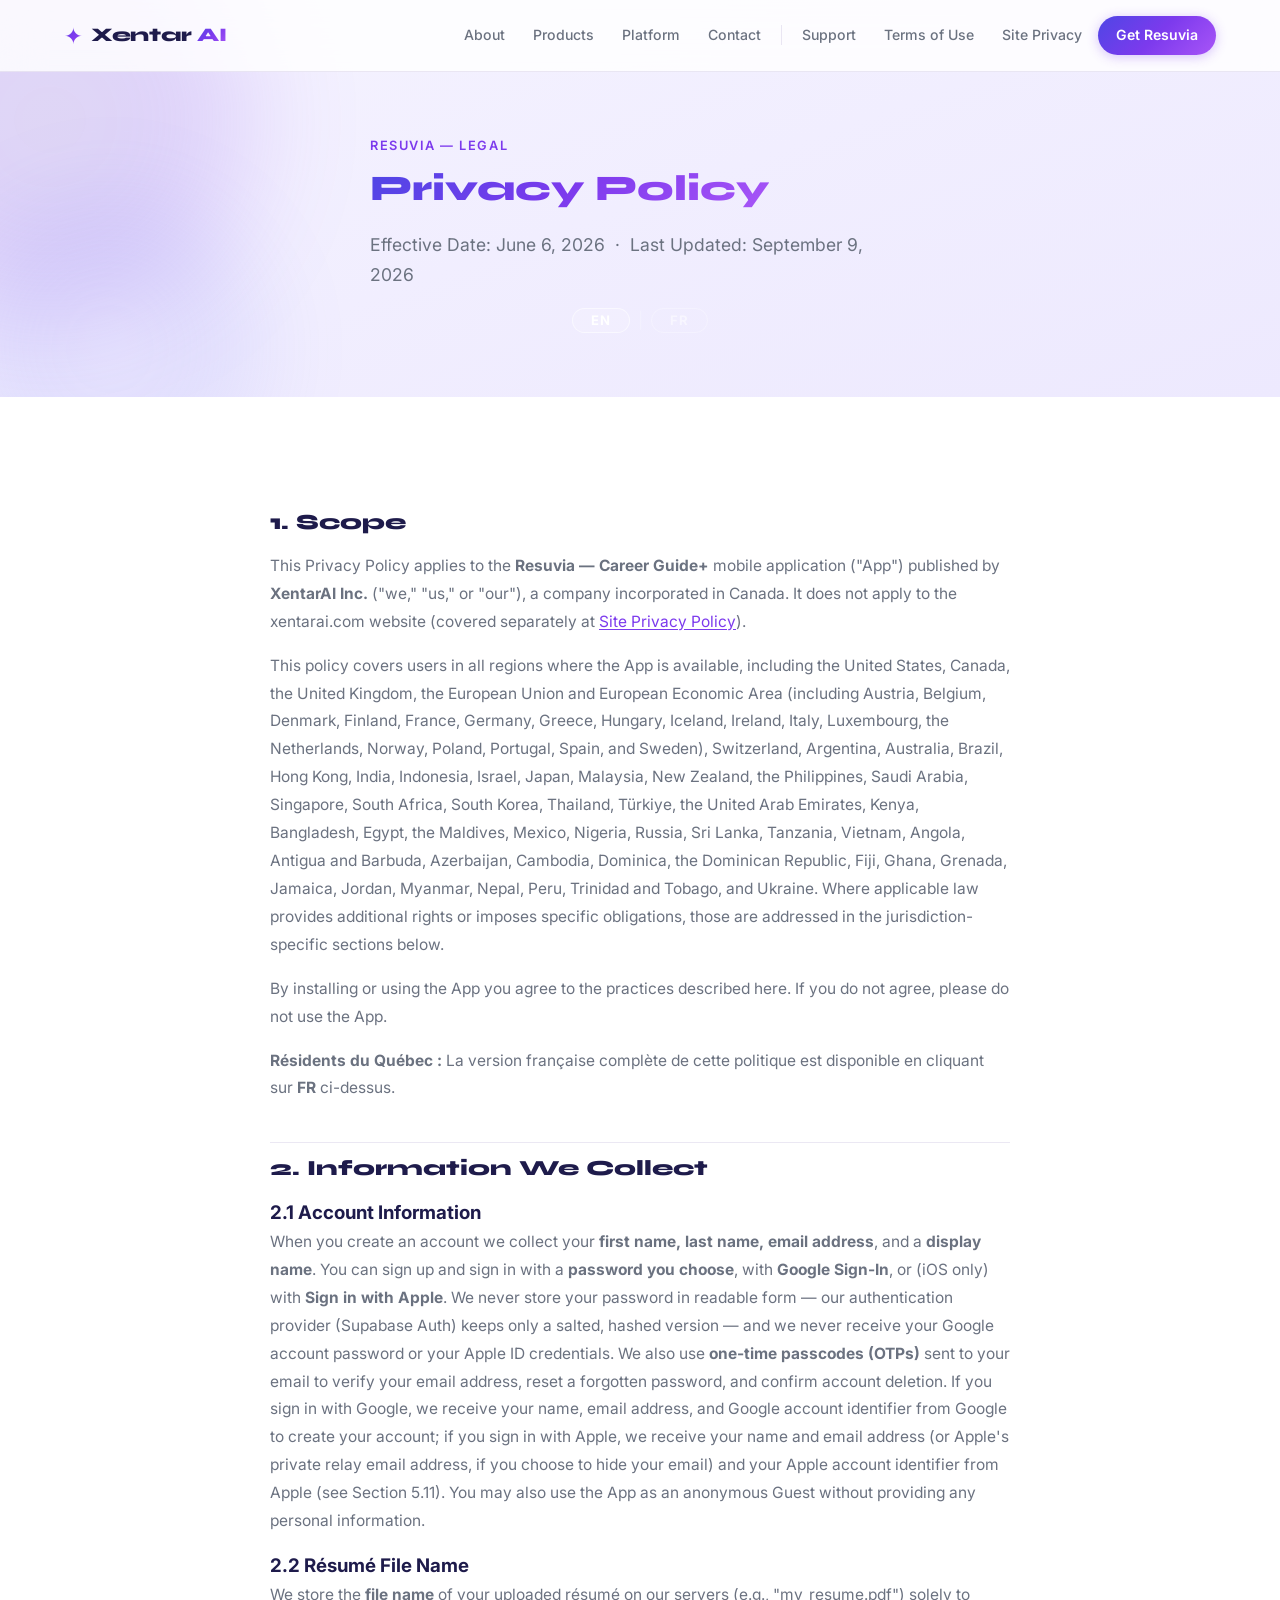
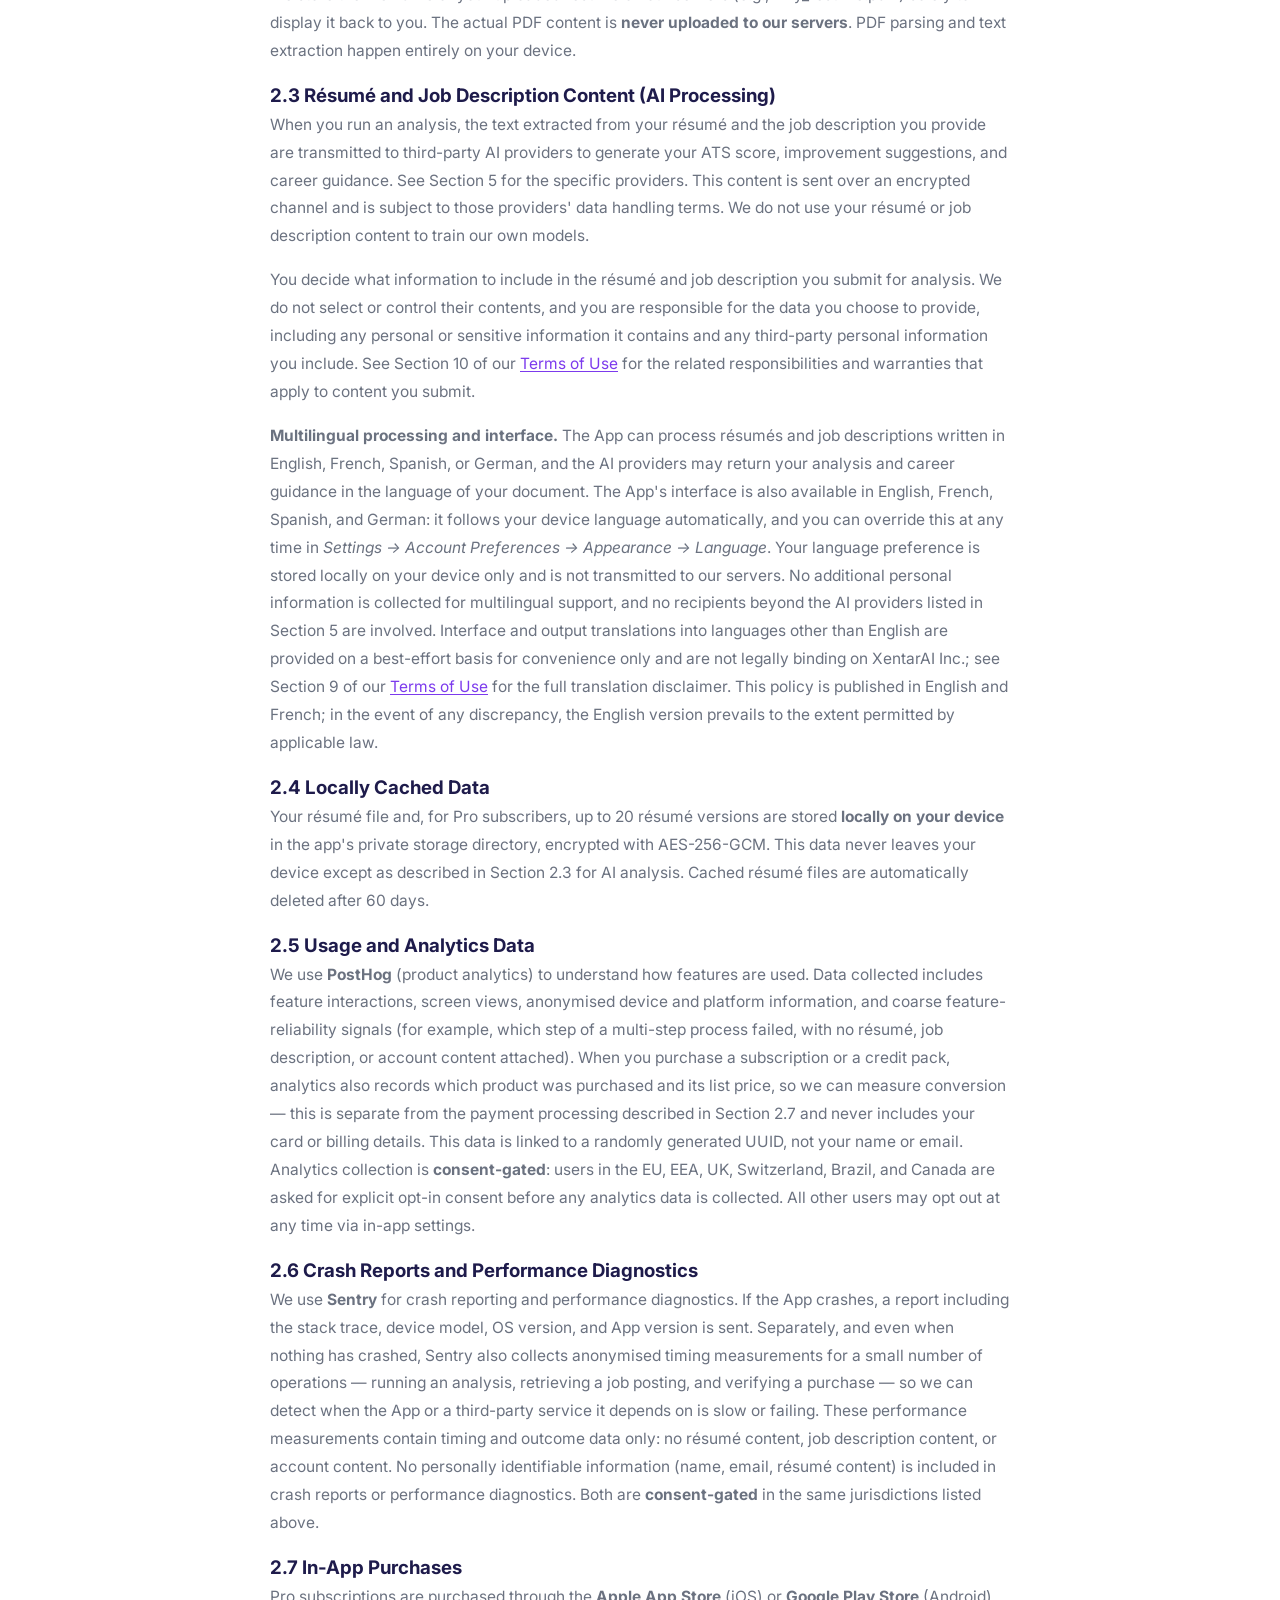
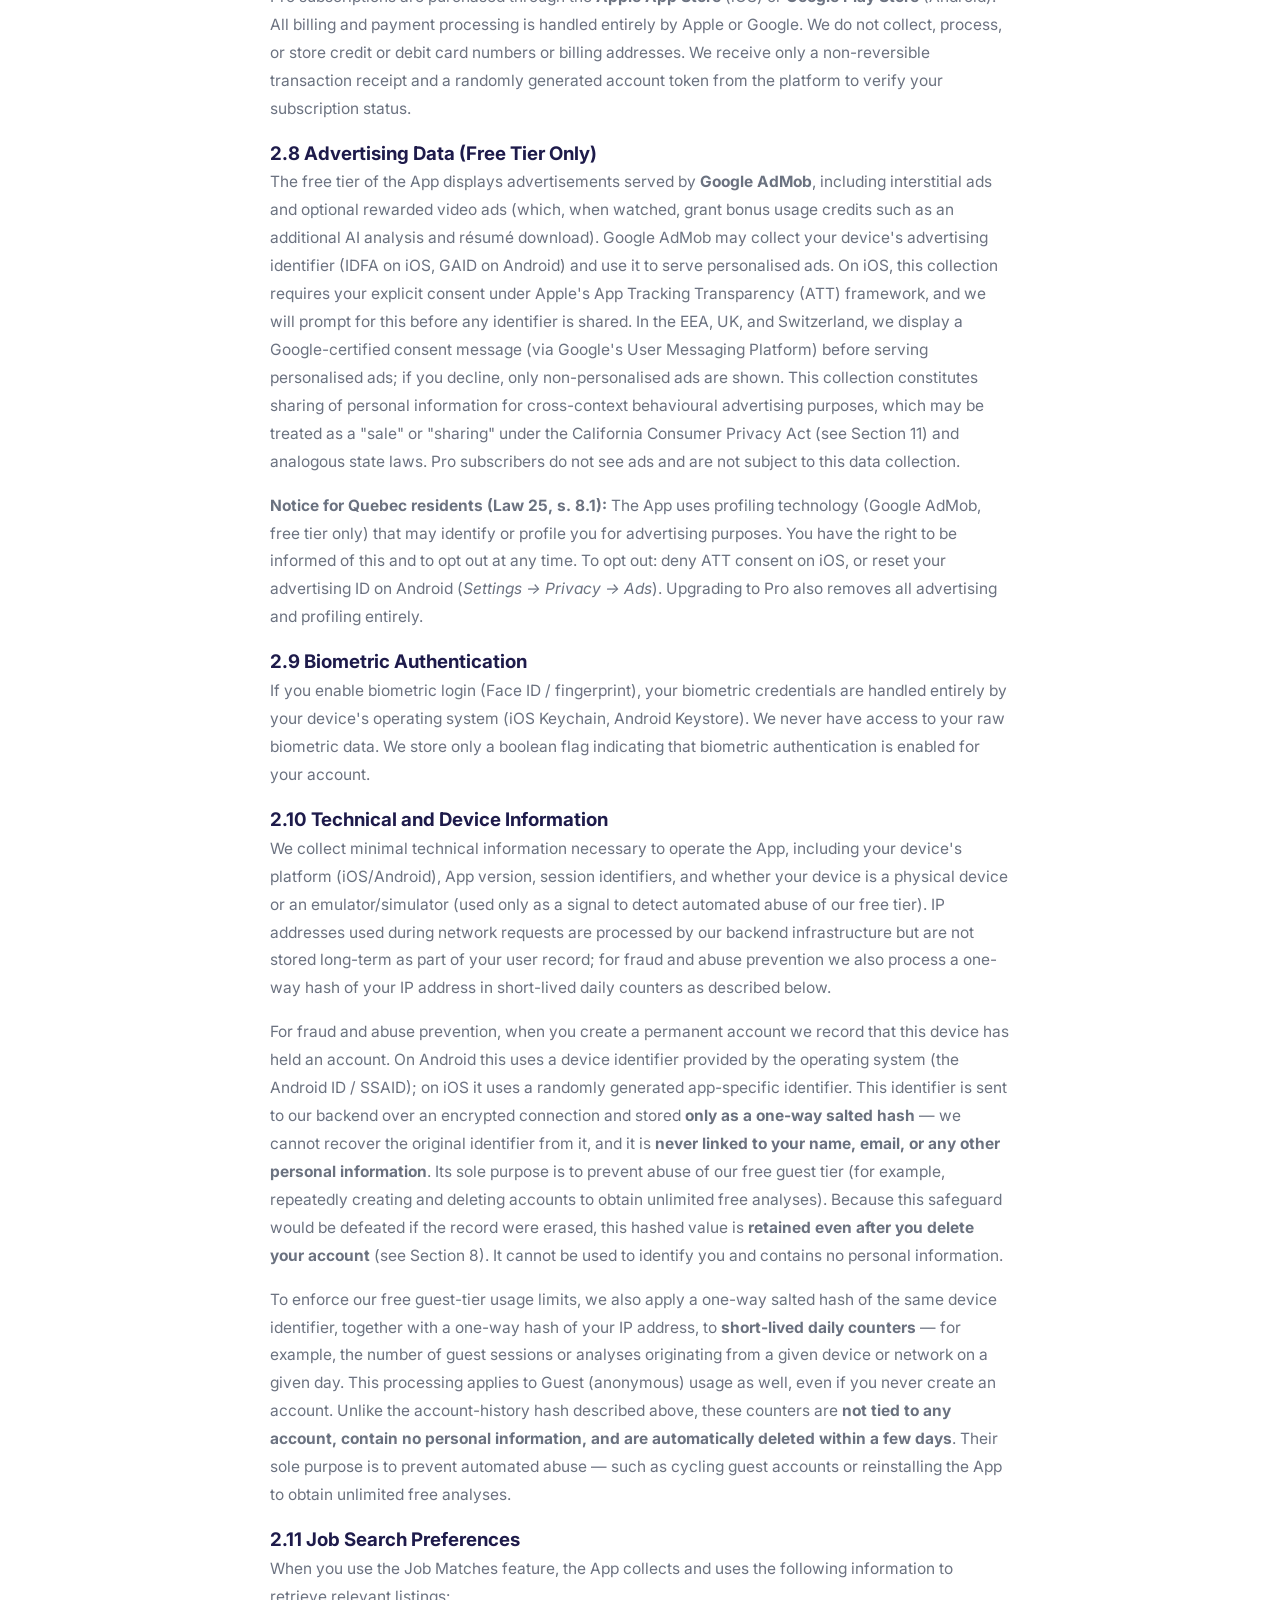
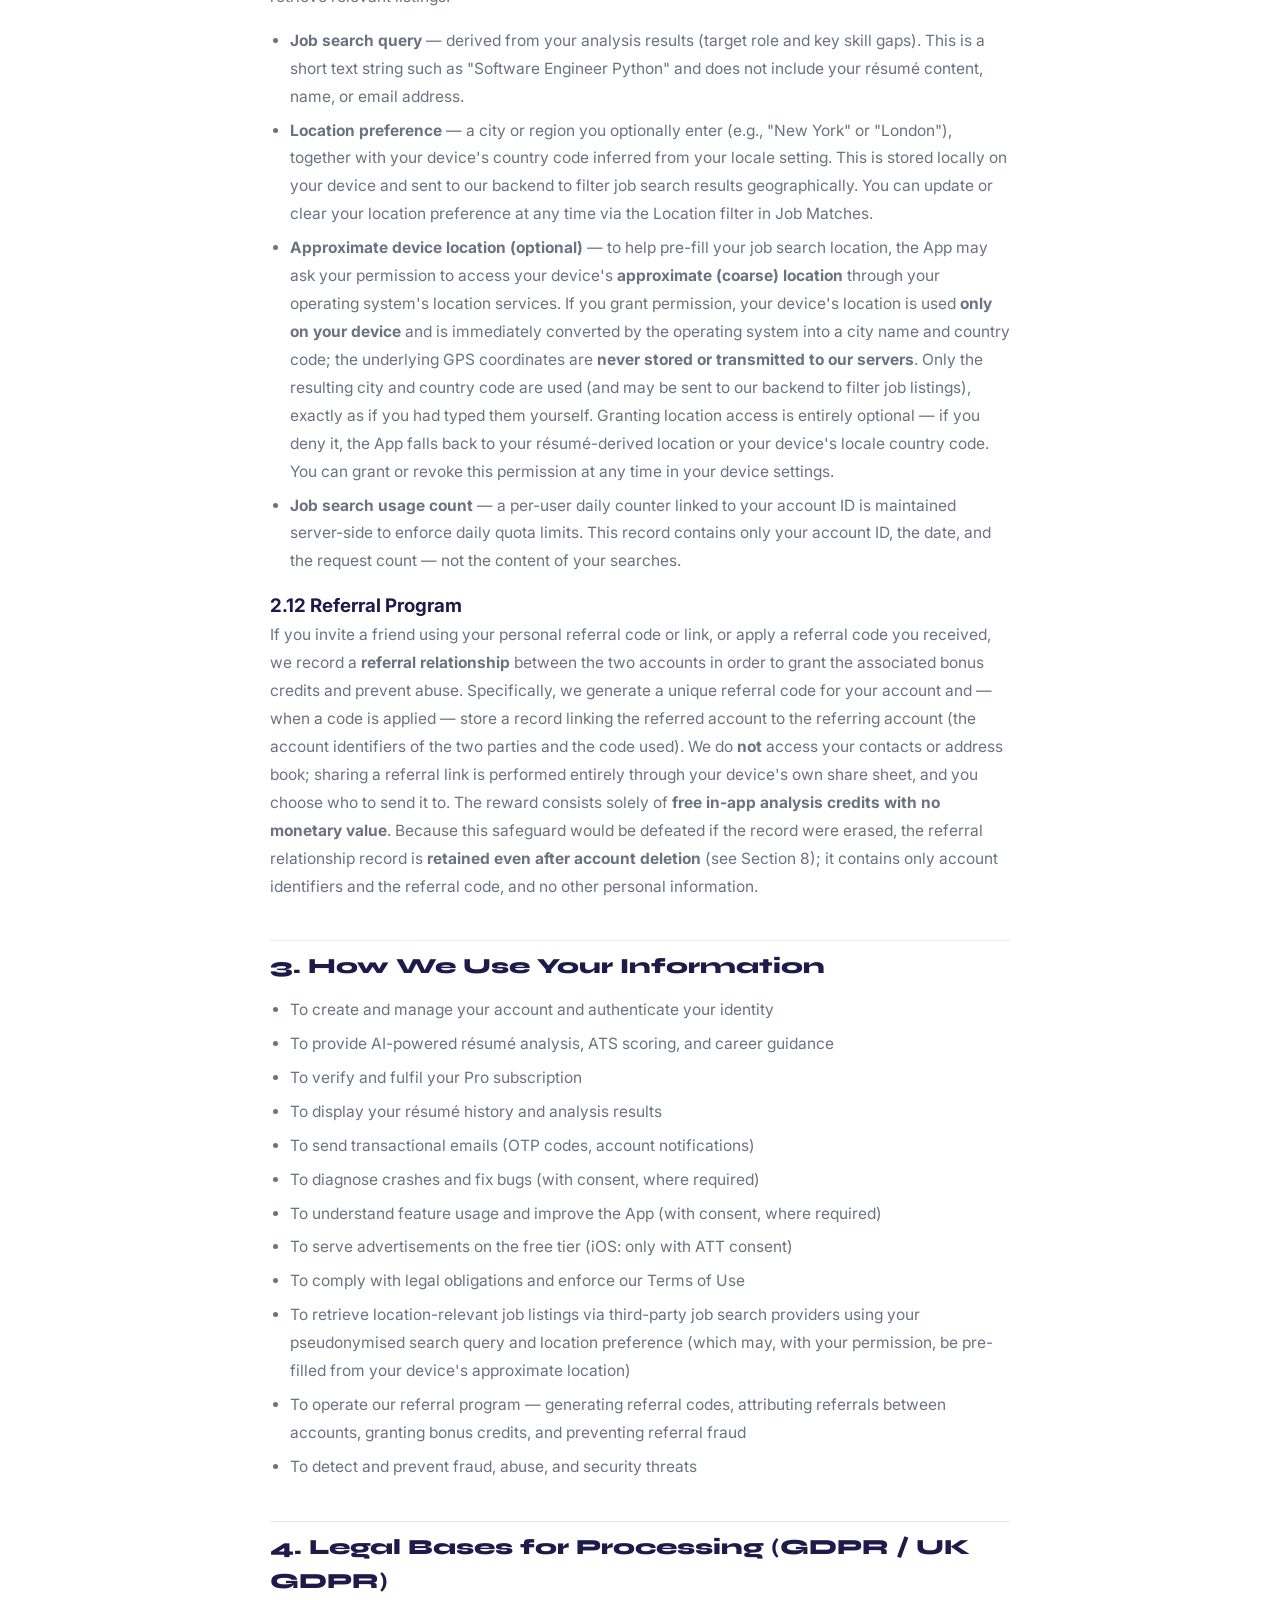
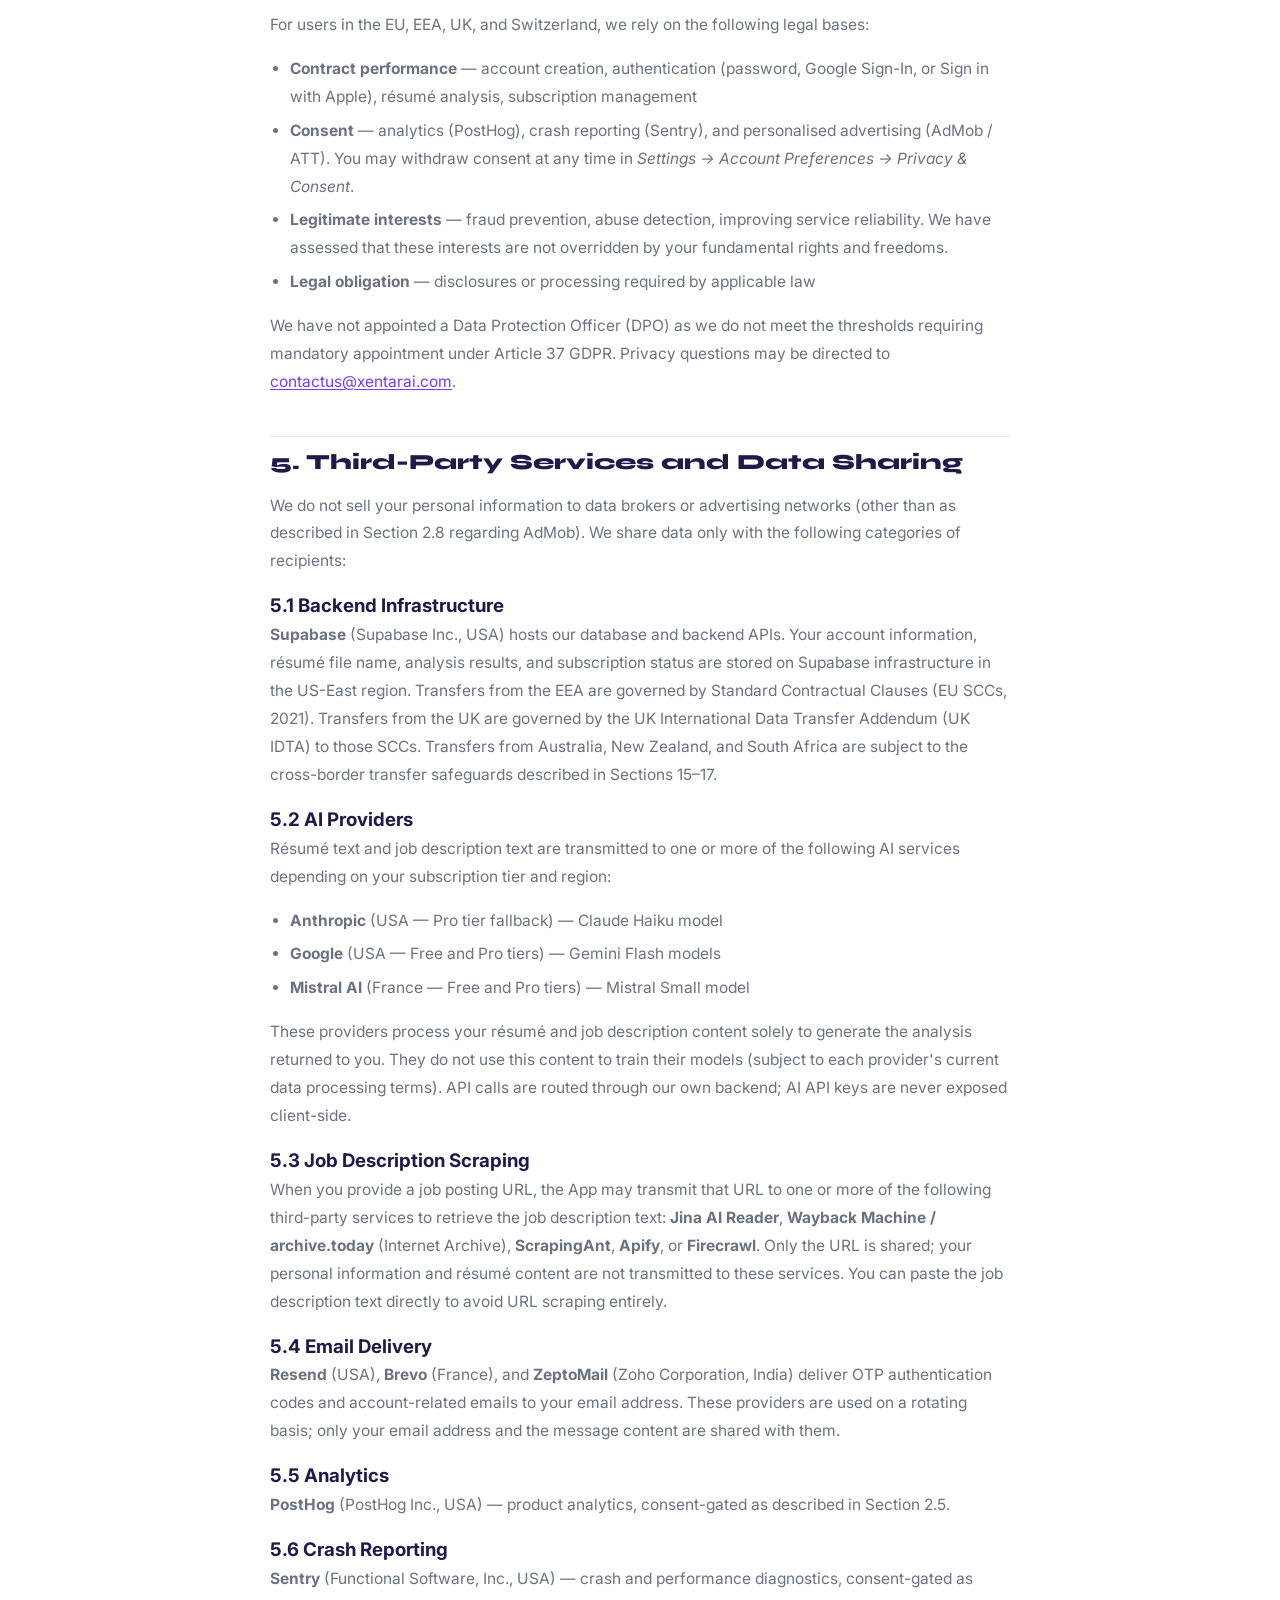
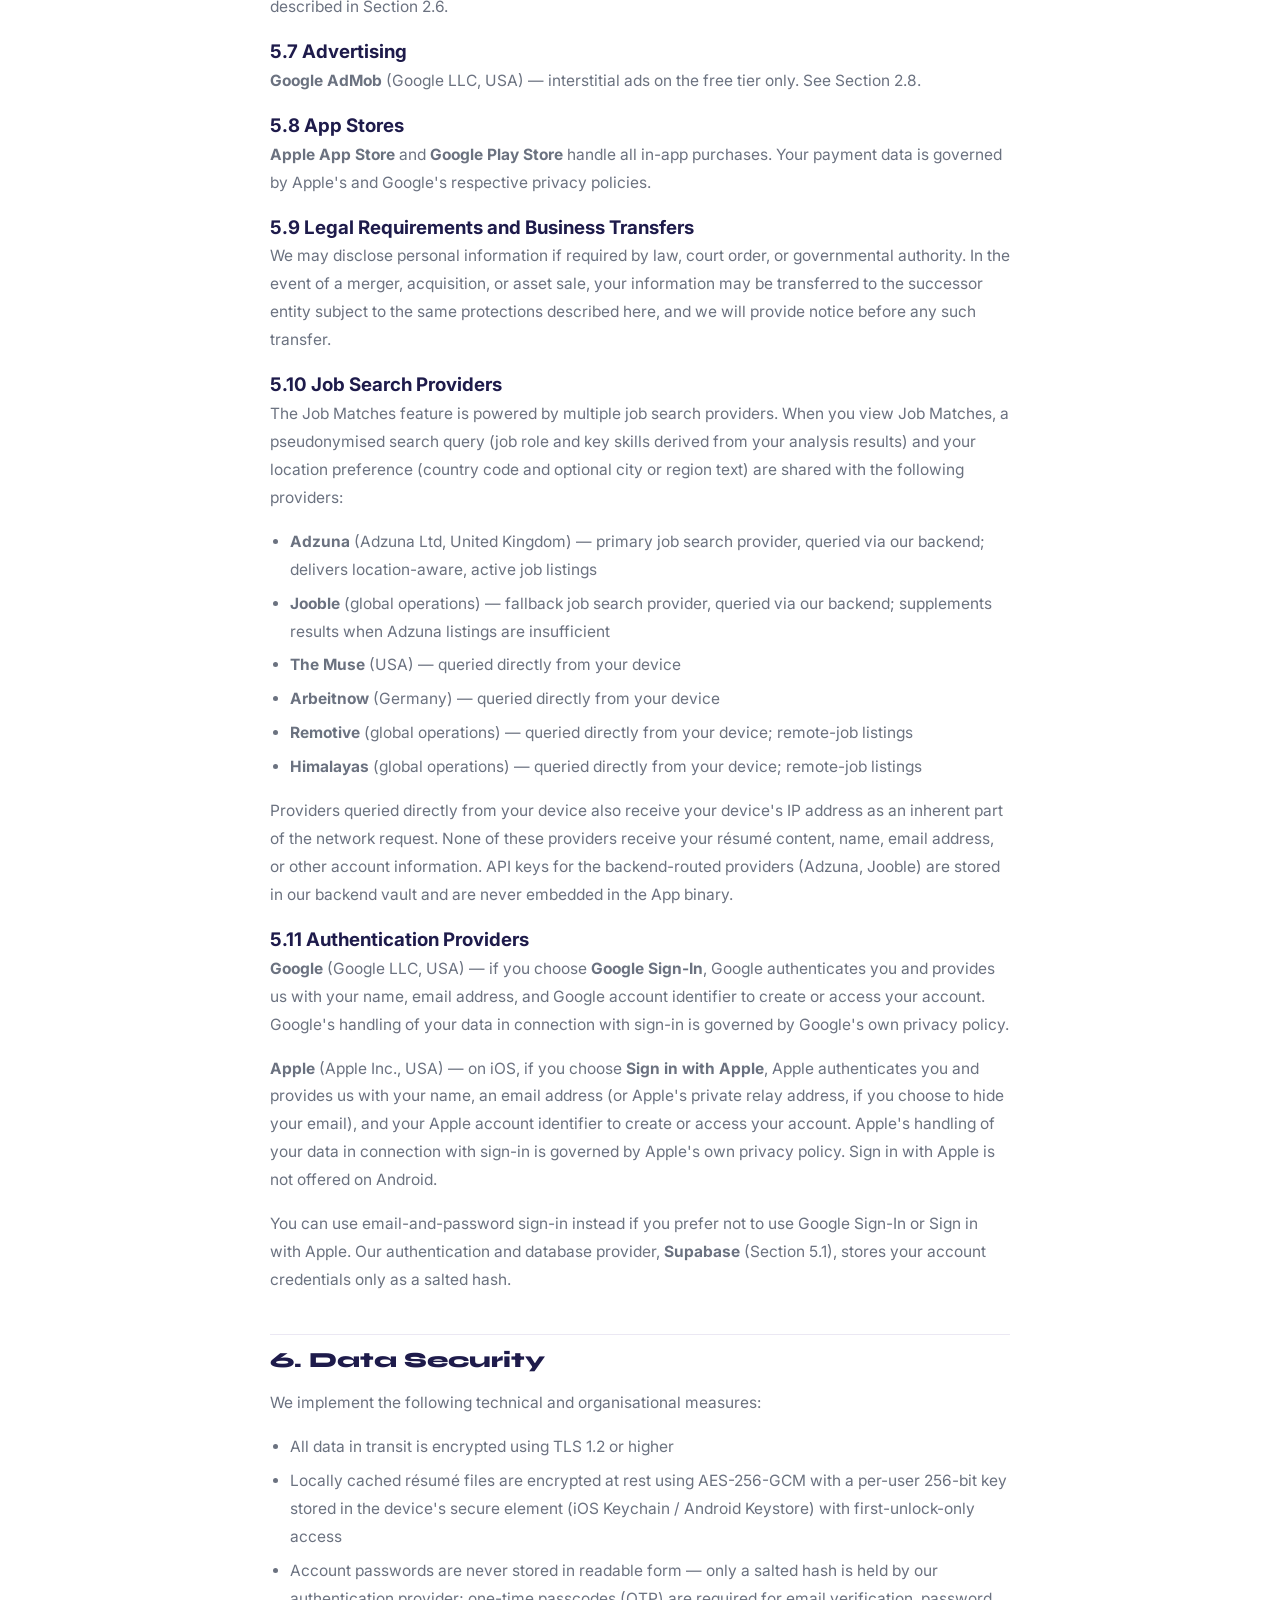
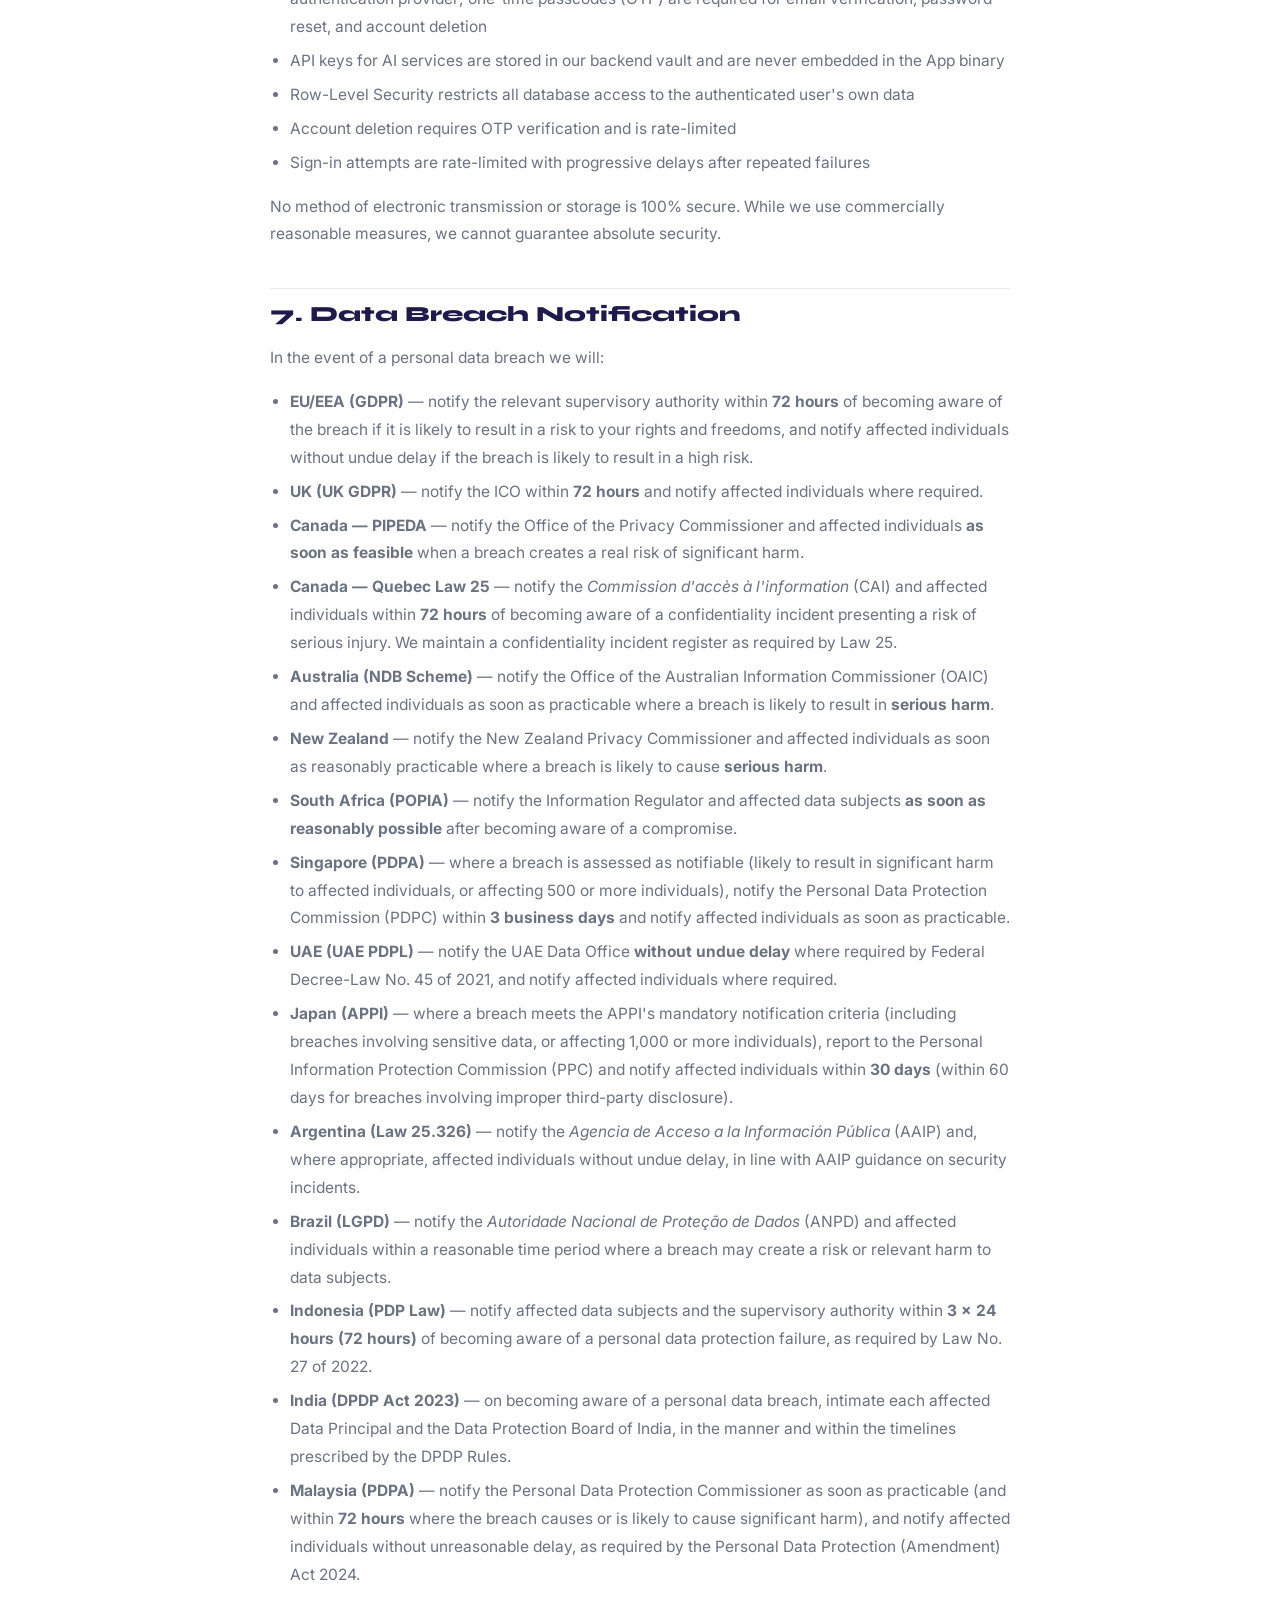
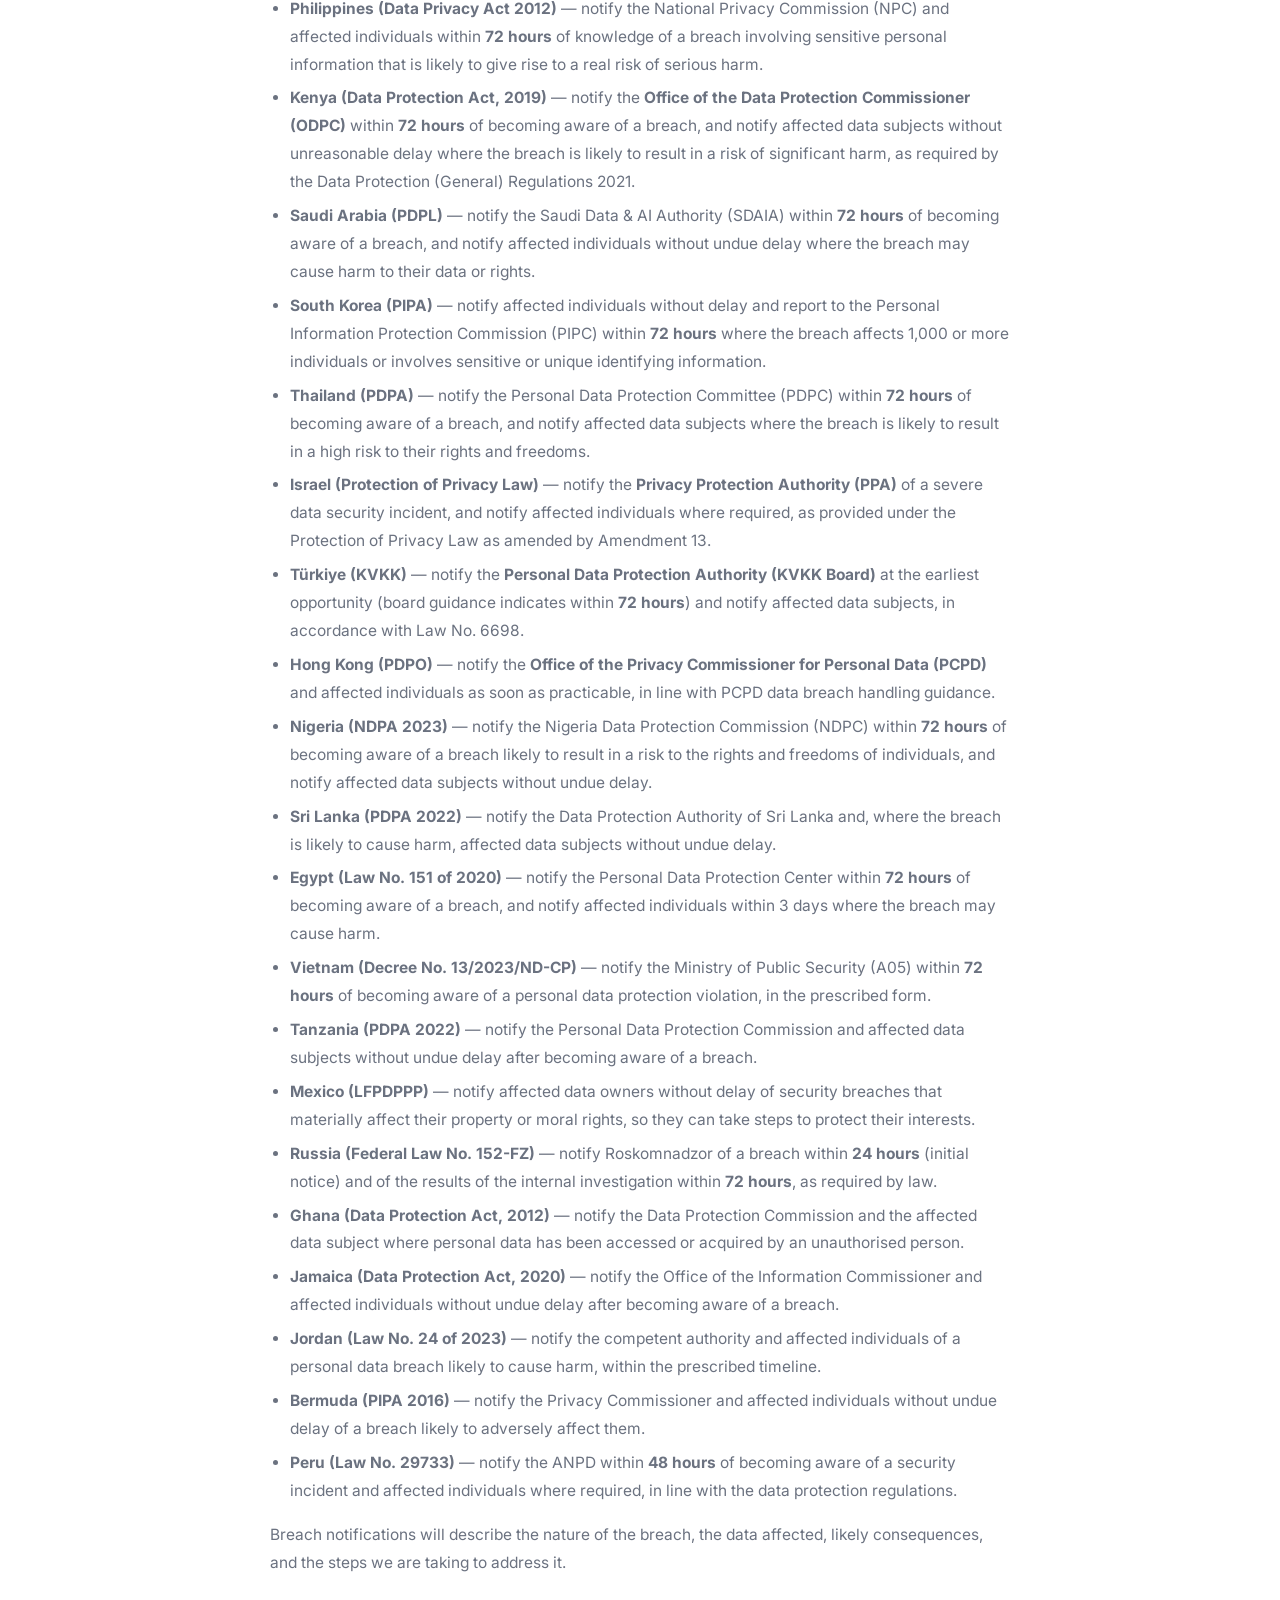
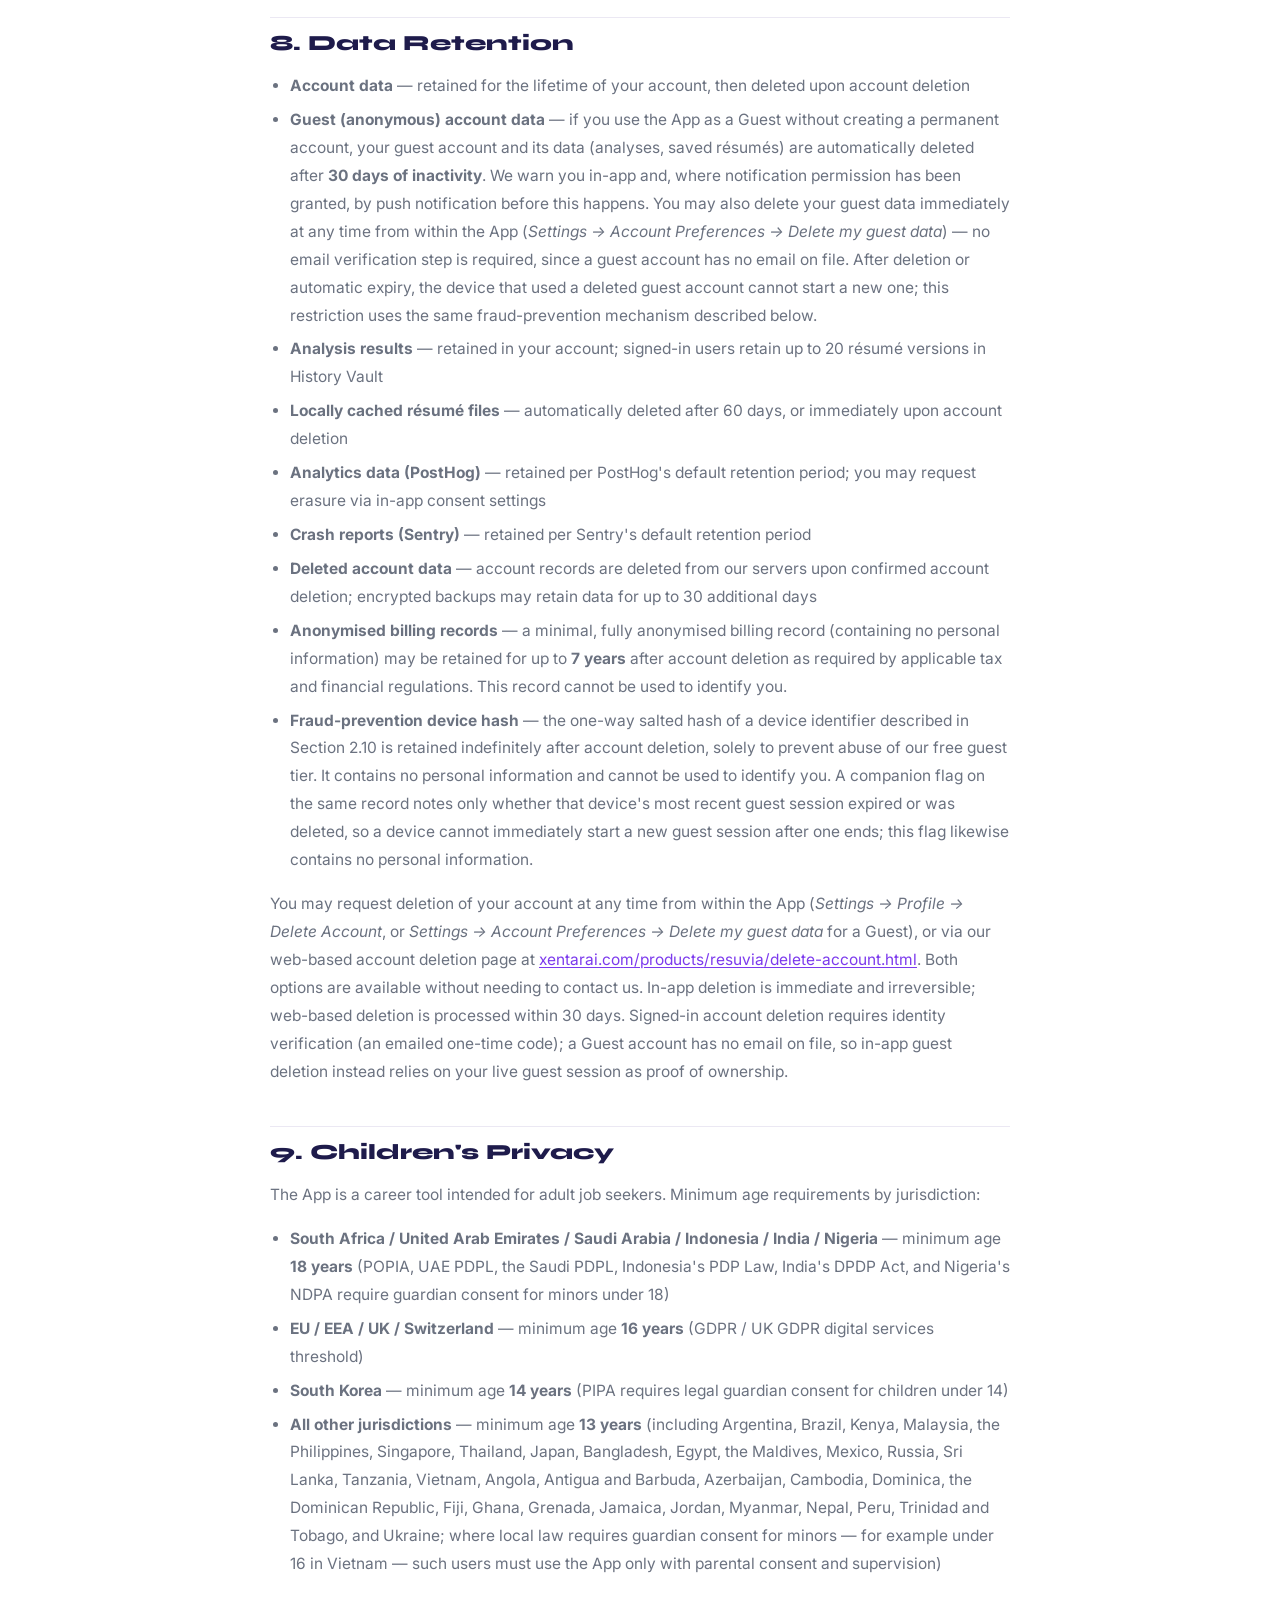
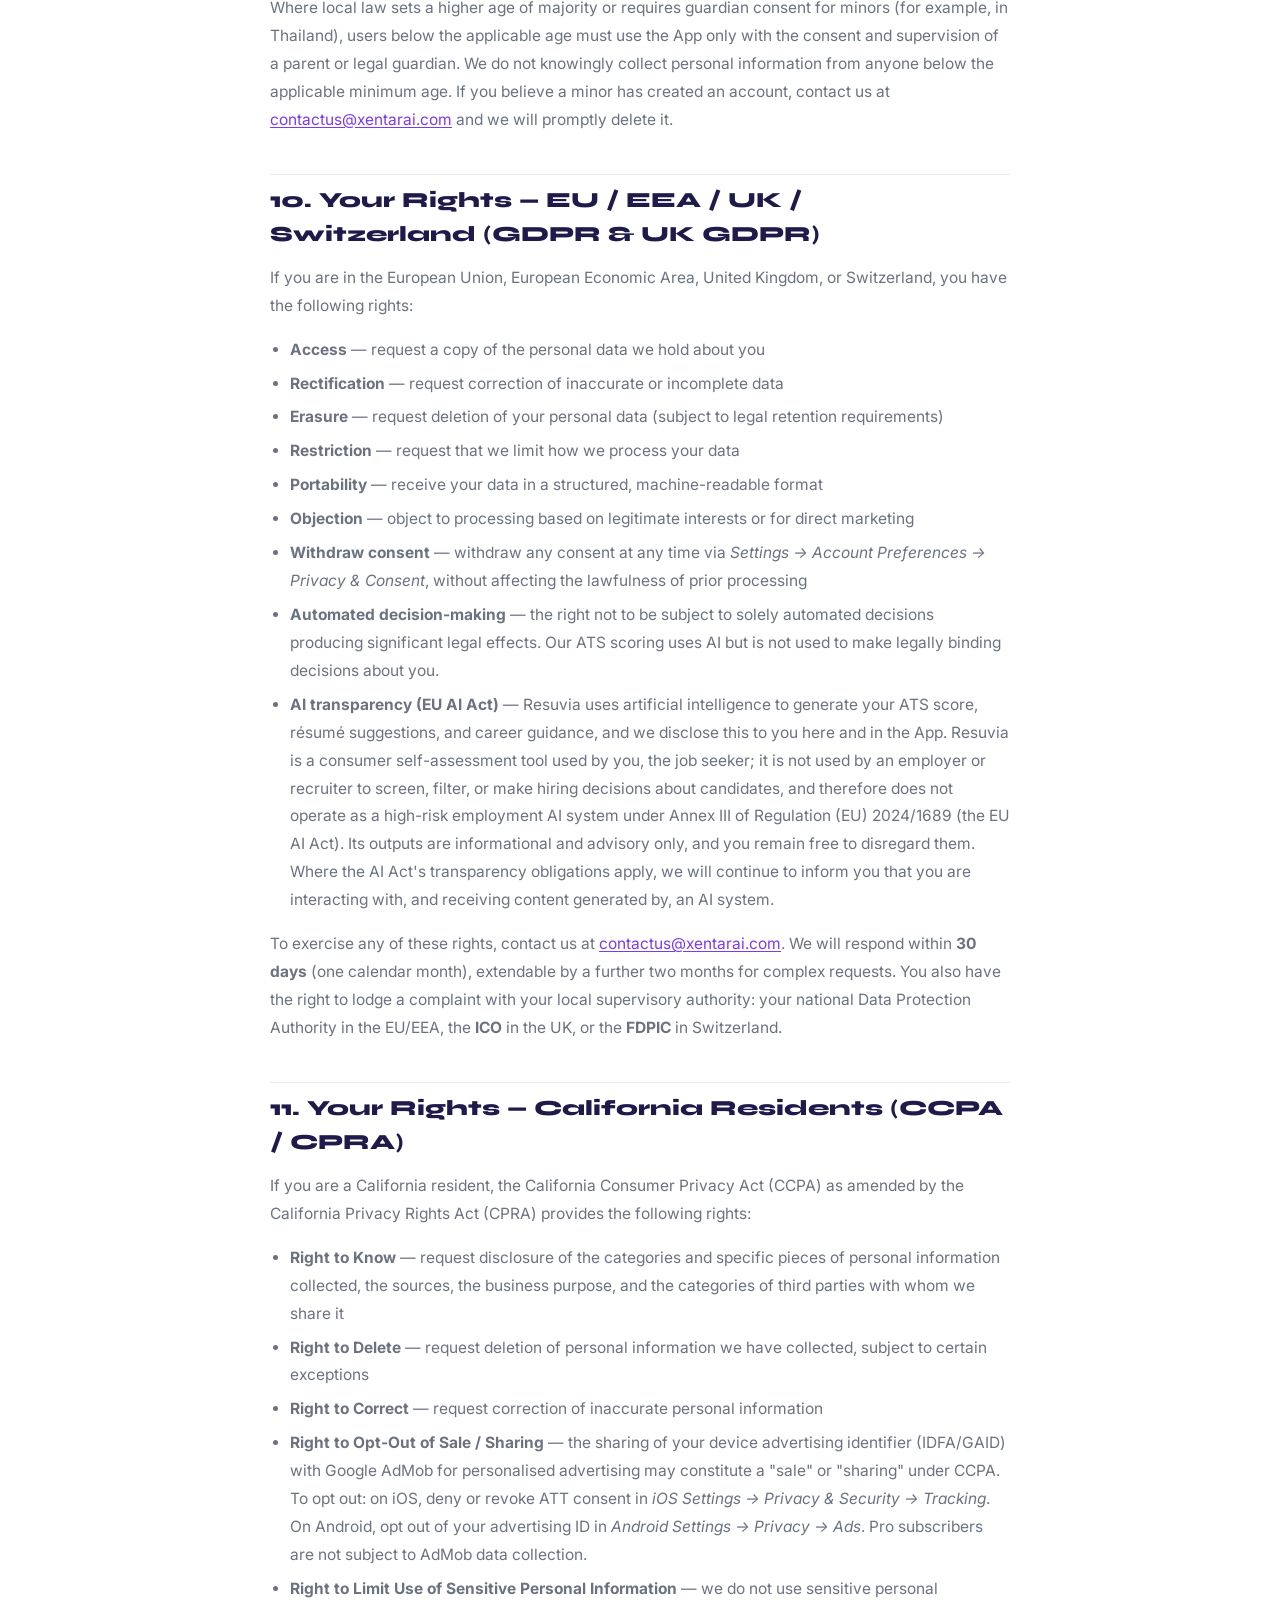
<file: products/resuvia/privacy.html>
<!DOCTYPE html>
<html lang="en" id="html-root">
<head>
  <meta charset="UTF-8" />
  <meta name="viewport" content="width=device-width, initial-scale=1.0" />
  <title id="page-title">Privacy Policy — Resuvia: AI Resume &amp; ATS Score by Xentar AI Inc.</title>
  <meta name="description" content="Privacy Policy for Resuvia — how the AI resume analyzer and ATS score checker app collects, uses, and protects your resume data and personal information." />
  <link rel="canonical" href="https://xentarai.com/products/resuvia/privacy.html" />
  <meta name="robots" content="index, follow" />

  <!-- Open Graph -->
  <meta property="og:type" content="website" />
  <meta property="og:locale" content="en_US" />
  <meta property="og:url" content="https://xentarai.com/products/resuvia/privacy.html" />
  <meta property="og:title" content="Privacy Policy — Resuvia: AI Resume &amp; ATS Score by Xentar AI Inc." />
  <meta property="og:description" content="Privacy Policy for Resuvia — how the AI resume analyzer and ATS score checker app collects, uses, and protects your resume data and personal information." />
  <meta property="og:site_name" content="Resuvia: AI Resume &amp; ATS Score" />
  <meta property="og:image" content="https://xentarai.com/products/resuvia/images/og-image.png" />
  <meta property="og:image:width" content="1200" />
  <meta property="og:image:height" content="630" />
  <meta property="og:image:alt" content="Resuvia — AI-Powered Resume Analysis &amp; Career Coaching" />

  <!-- Twitter Card -->
  <meta name="twitter:card" content="summary_large_image" />
  <meta name="twitter:title" content="Privacy Policy — Resuvia: AI Resume &amp; ATS Score" />
  <meta name="twitter:description" content="Privacy Policy for Resuvia — how the AI resume analyzer and ATS score checker app collects, uses, and protects your resume data and personal information." />
  <meta name="twitter:image" content="https://xentarai.com/products/resuvia/images/og-image.png" />

  <link rel="preconnect" href="https://fonts.googleapis.com" />
  <link rel="preconnect" href="https://fonts.gstatic.com" crossorigin />
  <link href="https://fonts.googleapis.com/css2?family=Inter:wght@300;400;500;600;700;800;900&family=Syne:wght@700;800&display=swap" rel="stylesheet" />
  <link rel="stylesheet" href="../../style.css" />
  <link rel="stylesheet" href="../../pages/pages.css" />
  <link rel="icon" type="image/svg+xml" href="/favicon.svg" />
  <link rel="apple-touch-icon" href="/og-icon.png" />
  <style>
    .lang-toggle-wrap {
      display: flex;
      align-items: center;
      gap: 8px;
      margin-top: 18px;
      justify-content: center;
    }
    .lang-btn {
      background: none;
      border: 1px solid rgba(255,255,255,0.28);
      color: rgba(255,255,255,0.5);
      padding: 5px 18px;
      border-radius: 999px;
      font-size: 0.82rem;
      font-weight: 700;
      letter-spacing: 0.08em;
      cursor: pointer;
      transition: background 0.18s, color 0.18s, border-color 0.18s;
      font-family: inherit;
      line-height: 1;
    }
    .lang-btn.lang-active {
      background: rgba(255,255,255,0.14);
      color: #fff;
      border-color: rgba(255,255,255,0.55);
    }
    .lang-btn:hover:not(.lang-active) {
      color: rgba(255,255,255,0.8);
      border-color: rgba(255,255,255,0.4);
    }
    .lang-sep {
      color: rgba(255,255,255,0.25);
      font-size: 1rem;
      user-select: none;
    }
  </style>
</head>
<body>

  <header class="nav-wrapper" id="navbar">
    <nav class="nav-inner">
      <a href="../../index.html" class="logo">
        <span class="logo-icon">✦</span>
        <span class="logo-text">Xentar <span class="logo-ai">AI</span></span>
      </a>
      <ul class="nav-links">
        <li><a href="../../index.html#about">About</a></li>
        <li><a href="../../index.html#products">Products</a></li>
        <li><a href="../../index.html#platform">Platform</a></li>
        <li><a href="../../pages/contact.html">Contact</a></li>
        <li class="nav-divider"></li>
        <li><a href="./support.html">Support</a></li>
        <li><a href="./terms.html">Terms of Use</a></li>
        <li><a href="../../pages/legal/privacy.html">Site Privacy</a></li>
        <li class="nav-cta"><a href="./" class="btn-nav">Get Resuvia</a></li>
      </ul>
      <button class="hamburger" id="hamburger"><span></span><span></span><span></span></button>
    </nav>
  </header>

  <div class="page-hero">
    <div class="page-hero-bg"><div class="orb orb-1"></div><div class="orb orb-2"></div></div>
    <div class="container">
      <p class="section-eyebrow" id="hero-eyebrow">Resuvia — Legal</p>
      <h1 class="section-title"><span class="gradient-text" id="hero-title">Privacy Policy</span></h1>
      <p class="page-hero-sub" id="hero-date">Effective Date: June 6, 2026 &nbsp;·&nbsp; Last Updated: September 9, 2026</p>
      <div class="lang-toggle-wrap" role="group" aria-label="Language selector">
        <button id="btn-en" class="lang-btn lang-active" onclick="setLang('en')" aria-pressed="true">EN</button>
        <span class="lang-sep" aria-hidden="true">|</span>
        <button id="btn-fr" class="lang-btn" onclick="setLang('fr')" aria-pressed="false">FR</button>
      </div>
    </div>
  </div>

  <section class="page-content section-pad">
    <div class="container">

      <!-- ═══════════════════ ENGLISH ═══════════════════ -->
      <div id="content-en" class="page-prose">

        <h2>1. Scope</h2>
        <p>This Privacy Policy applies to the <strong>Resuvia — Career Guide+</strong> mobile application ("App") published by <strong>XentarAI Inc.</strong> ("we," "us," or "our"), a company incorporated in Canada. It does not apply to the xentarai.com website (covered separately at <a href="../../pages/legal/privacy.html">Site Privacy Policy</a>).</p>
        <p>This policy covers users in all regions where the App is available, including the United States, Canada, the United Kingdom, the European Union and European Economic Area (including Austria, Belgium, Denmark, Finland, France, Germany, Greece, Hungary, Iceland, Ireland, Italy, Luxembourg, the Netherlands, Norway, Poland, Portugal, Spain, and Sweden), Switzerland, Argentina, Australia, Brazil, Hong Kong, India, Indonesia, Israel, Japan, Malaysia, New Zealand, the Philippines, Saudi Arabia, Singapore, South Africa, South Korea, Thailand, Türkiye, the United Arab Emirates, Kenya, Bangladesh, Egypt, the Maldives, Mexico, Nigeria, Russia, Sri Lanka, Tanzania, Vietnam, Angola, Antigua and Barbuda, Azerbaijan, Cambodia, Dominica, the Dominican Republic, Fiji, Ghana, Grenada, Jamaica, Jordan, Myanmar, Nepal, Peru, Trinidad and Tobago, and Ukraine. Where applicable law provides additional rights or imposes specific obligations, those are addressed in the jurisdiction-specific sections below.</p>
        <p>By installing or using the App you agree to the practices described here. If you do not agree, please do not use the App.</p>
        <p><strong>Résidents du Québec :</strong> La version française complète de cette politique est disponible en cliquant sur <strong>FR</strong> ci-dessus.</p>

        <h2>2. Information We Collect</h2>

        <h3>2.1 Account Information</h3>
        <p>When you create an account we collect your <strong>first name, last name, email address</strong>, and a <strong>display name</strong>. You can sign up and sign in with a <strong>password you choose</strong>, with <strong>Google Sign-In</strong>, or (iOS only) with <strong>Sign in with Apple</strong>. We never store your password in readable form — our authentication provider (Supabase Auth) keeps only a salted, hashed version — and we never receive your Google account password or your Apple ID credentials. We also use <strong>one-time passcodes (OTPs)</strong> sent to your email to verify your email address, reset a forgotten password, and confirm account deletion. If you sign in with Google, we receive your name, email address, and Google account identifier from Google to create your account; if you sign in with Apple, we receive your name and email address (or Apple's private relay email address, if you choose to hide your email) and your Apple account identifier from Apple (see Section 5.11). You may also use the App as an anonymous Guest without providing any personal information.</p>

        <h3>2.2 Résumé File Name</h3>
        <p>We store the <strong>file name</strong> of your uploaded résumé on our servers (e.g., "my_resume.pdf") solely to display it back to you. The actual PDF content is <strong>never uploaded to our servers</strong>. PDF parsing and text extraction happen entirely on your device.</p>

        <h3>2.3 Résumé and Job Description Content (AI Processing)</h3>
        <p>When you run an analysis, the text extracted from your résumé and the job description you provide are transmitted to third-party AI providers to generate your ATS score, improvement suggestions, and career guidance. See Section 5 for the specific providers. This content is sent over an encrypted channel and is subject to those providers' data handling terms. We do not use your résumé or job description content to train our own models.</p>
        <p>You decide what information to include in the résumé and job description you submit for analysis. We do not select or control their contents, and you are responsible for the data you choose to provide, including any personal or sensitive information it contains and any third-party personal information you include. See Section 10 of our <a href="./terms.html">Terms of Use</a> for the related responsibilities and warranties that apply to content you submit.</p>
        <p><strong>Multilingual processing and interface.</strong> The App can process résumés and job descriptions written in English, French, Spanish, or German, and the AI providers may return your analysis and career guidance in the language of your document. The App's interface is also available in English, French, Spanish, and German: it follows your device language automatically, and you can override this at any time in <em>Settings → Account Preferences → Appearance → Language</em>. Your language preference is stored locally on your device only and is not transmitted to our servers. No additional personal information is collected for multilingual support, and no recipients beyond the AI providers listed in Section 5 are involved. Interface and output translations into languages other than English are provided on a best-effort basis for convenience only and are not legally binding on XentarAI Inc.; see Section 9 of our <a href="./terms.html">Terms of Use</a> for the full translation disclaimer. This policy is published in English and French; in the event of any discrepancy, the English version prevails to the extent permitted by applicable law.</p>

        <h3>2.4 Locally Cached Data</h3>
        <p>Your résumé file and, for Pro subscribers, up to 20 résumé versions are stored <strong>locally on your device</strong> in the app's private storage directory, encrypted with AES-256-GCM. This data never leaves your device except as described in Section 2.3 for AI analysis. Cached résumé files are automatically deleted after 60 days.</p>

        <h3>2.5 Usage and Analytics Data</h3>
        <p>We use <strong>PostHog</strong> (product analytics) to understand how features are used. Data collected includes feature interactions, screen views, anonymised device and platform information, and coarse feature-reliability signals (for example, which step of a multi-step process failed, with no résumé, job description, or account content attached). When you purchase a subscription or a credit pack, analytics also records which product was purchased and its list price, so we can measure conversion — this is separate from the payment processing described in Section 2.7 and never includes your card or billing details. This data is linked to a randomly generated UUID, not your name or email. Analytics collection is <strong>consent-gated</strong>: users in the EU, EEA, UK, Switzerland, Brazil, and Canada are asked for explicit opt-in consent before any analytics data is collected. All other users may opt out at any time via in-app settings.</p>

        <h3>2.6 Crash Reports and Performance Diagnostics</h3>
        <p>We use <strong>Sentry</strong> for crash reporting and performance diagnostics. If the App crashes, a report including the stack trace, device model, OS version, and App version is sent. Separately, and even when nothing has crashed, Sentry also collects anonymised timing measurements for a small number of operations — running an analysis, retrieving a job posting, and verifying a purchase — so we can detect when the App or a third-party service it depends on is slow or failing. These performance measurements contain timing and outcome data only: no résumé content, job description content, or account content. No personally identifiable information (name, email, résumé content) is included in crash reports or performance diagnostics. Both are <strong>consent-gated</strong> in the same jurisdictions listed above.</p>

        <h3>2.7 In-App Purchases</h3>
        <p>Pro subscriptions are purchased through the <strong>Apple App Store</strong> (iOS) or <strong>Google Play Store</strong> (Android). All billing and payment processing is handled entirely by Apple or Google. We do not collect, process, or store credit or debit card numbers or billing addresses. We receive only a non-reversible transaction receipt and a randomly generated account token from the platform to verify your subscription status.</p>

        <h3>2.8 Advertising Data (Free Tier Only)</h3>
        <p>The free tier of the App displays advertisements served by <strong>Google AdMob</strong>, including interstitial ads and optional rewarded video ads (which, when watched, grant bonus usage credits such as an additional AI analysis and résumé download). Google AdMob may collect your device's advertising identifier (IDFA on iOS, GAID on Android) and use it to serve personalised ads. On iOS, this collection requires your explicit consent under Apple's App Tracking Transparency (ATT) framework, and we will prompt for this before any identifier is shared. In the EEA, UK, and Switzerland, we display a Google-certified consent message (via Google's User Messaging Platform) before serving personalised ads; if you decline, only non-personalised ads are shown. This collection constitutes sharing of personal information for cross-context behavioural advertising purposes, which may be treated as a "sale" or "sharing" under the California Consumer Privacy Act (see Section 11) and analogous state laws. Pro subscribers do not see ads and are not subject to this data collection.</p>
        <p><strong>Notice for Quebec residents (Law 25, s. 8.1):</strong> The App uses profiling technology (Google AdMob, free tier only) that may identify or profile you for advertising purposes. You have the right to be informed of this and to opt out at any time. To opt out: deny ATT consent on iOS, or reset your advertising ID on Android (<em>Settings → Privacy → Ads</em>). Upgrading to Pro also removes all advertising and profiling entirely.</p>

        <h3>2.9 Biometric Authentication</h3>
        <p>If you enable biometric login (Face ID / fingerprint), your biometric credentials are handled entirely by your device's operating system (iOS Keychain, Android Keystore). We never have access to your raw biometric data. We store only a boolean flag indicating that biometric authentication is enabled for your account.</p>

        <h3>2.10 Technical and Device Information</h3>
        <p>We collect minimal technical information necessary to operate the App, including your device's platform (iOS/Android), App version, session identifiers, and whether your device is a physical device or an emulator/simulator (used only as a signal to detect automated abuse of our free tier). IP addresses used during network requests are processed by our backend infrastructure but are not stored long-term as part of your user record; for fraud and abuse prevention we also process a one-way hash of your IP address in short-lived daily counters as described below.</p>
        <p>For fraud and abuse prevention, when you create a permanent account we record that this device has held an account. On Android this uses a device identifier provided by the operating system (the Android ID / SSAID); on iOS it uses a randomly generated app-specific identifier. This identifier is sent to our backend over an encrypted connection and stored <strong>only as a one-way salted hash</strong> — we cannot recover the original identifier from it, and it is <strong>never linked to your name, email, or any other personal information</strong>. Its sole purpose is to prevent abuse of our free guest tier (for example, repeatedly creating and deleting accounts to obtain unlimited free analyses). Because this safeguard would be defeated if the record were erased, this hashed value is <strong>retained even after you delete your account</strong> (see Section 8). It cannot be used to identify you and contains no personal information.</p>
        <p>To enforce our free guest-tier usage limits, we also apply a one-way salted hash of the same device identifier, together with a one-way hash of your IP address, to <strong>short-lived daily counters</strong> — for example, the number of guest sessions or analyses originating from a given device or network on a given day. This processing applies to Guest (anonymous) usage as well, even if you never create an account. Unlike the account-history hash described above, these counters are <strong>not tied to any account, contain no personal information, and are automatically deleted within a few days</strong>. Their sole purpose is to prevent automated abuse — such as cycling guest accounts or reinstalling the App to obtain unlimited free analyses.</p>

        <h3>2.11 Job Search Preferences</h3>
        <p>When you use the Job Matches feature, the App collects and uses the following information to retrieve relevant listings:</p>
        <ul>
          <li><strong>Job search query</strong> — derived from your analysis results (target role and key skill gaps). This is a short text string such as "Software Engineer Python" and does not include your résumé content, name, or email address.</li>
          <li><strong>Location preference</strong> — a city or region you optionally enter (e.g., "New York" or "London"), together with your device's country code inferred from your locale setting. This is stored locally on your device and sent to our backend to filter job search results geographically. You can update or clear your location preference at any time via the Location filter in Job Matches.</li>
          <li><strong>Approximate device location (optional)</strong> — to help pre-fill your job search location, the App may ask your permission to access your device's <strong>approximate (coarse) location</strong> through your operating system's location services. If you grant permission, your device's location is used <strong>only on your device</strong> and is immediately converted by the operating system into a city name and country code; the underlying GPS coordinates are <strong>never stored or transmitted to our servers</strong>. Only the resulting city and country code are used (and may be sent to our backend to filter job listings), exactly as if you had typed them yourself. Granting location access is entirely optional — if you deny it, the App falls back to your résumé-derived location or your device's locale country code. You can grant or revoke this permission at any time in your device settings.</li>
          <li><strong>Job search usage count</strong> — a per-user daily counter linked to your account ID is maintained server-side to enforce daily quota limits. This record contains only your account ID, the date, and the request count — not the content of your searches.</li>
        </ul>

        <h3>2.12 Referral Program</h3>
        <p>If you invite a friend using your personal referral code or link, or apply a referral code you received, we record a <strong>referral relationship</strong> between the two accounts in order to grant the associated bonus credits and prevent abuse. Specifically, we generate a unique referral code for your account and — when a code is applied — store a record linking the referred account to the referring account (the account identifiers of the two parties and the code used). We do <strong>not</strong> access your contacts or address book; sharing a referral link is performed entirely through your device's own share sheet, and you choose who to send it to. The reward consists solely of <strong>free in-app analysis credits with no monetary value</strong>. Because this safeguard would be defeated if the record were erased, the referral relationship record is <strong>retained even after account deletion</strong> (see Section 8); it contains only account identifiers and the referral code, and no other personal information.</p>

        <h2>3. How We Use Your Information</h2>
        <ul>
          <li>To create and manage your account and authenticate your identity</li>
          <li>To provide AI-powered résumé analysis, ATS scoring, and career guidance</li>
          <li>To verify and fulfil your Pro subscription</li>
          <li>To display your résumé history and analysis results</li>
          <li>To send transactional emails (OTP codes, account notifications)</li>
          <li>To diagnose crashes and fix bugs (with consent, where required)</li>
          <li>To understand feature usage and improve the App (with consent, where required)</li>
          <li>To serve advertisements on the free tier (iOS: only with ATT consent)</li>
          <li>To comply with legal obligations and enforce our Terms of Use</li>
          <li>To retrieve location-relevant job listings via third-party job search providers using your pseudonymised search query and location preference (which may, with your permission, be pre-filled from your device's approximate location)</li>
          <li>To operate our referral program — generating referral codes, attributing referrals between accounts, granting bonus credits, and preventing referral fraud</li>
          <li>To detect and prevent fraud, abuse, and security threats</li>
        </ul>

        <h2>4. Legal Bases for Processing (GDPR / UK GDPR)</h2>
        <p>For users in the EU, EEA, UK, and Switzerland, we rely on the following legal bases:</p>
        <ul>
          <li><strong>Contract performance</strong> — account creation, authentication (password, Google Sign-In, or Sign in with Apple), résumé analysis, subscription management</li>
          <li><strong>Consent</strong> — analytics (PostHog), crash reporting (Sentry), and personalised advertising (AdMob / ATT). You may withdraw consent at any time in <em>Settings → Account Preferences → Privacy &amp; Consent</em>.</li>
          <li><strong>Legitimate interests</strong> — fraud prevention, abuse detection, improving service reliability. We have assessed that these interests are not overridden by your fundamental rights and freedoms.</li>
          <li><strong>Legal obligation</strong> — disclosures or processing required by applicable law</li>
        </ul>
        <p>We have not appointed a Data Protection Officer (DPO) as we do not meet the thresholds requiring mandatory appointment under Article 37 GDPR. Privacy questions may be directed to <a href="mailto:contactus@xentarai.com">contactus@xentarai.com</a>.</p>

        <h2>5. Third-Party Services and Data Sharing</h2>
        <p>We do not sell your personal information to data brokers or advertising networks (other than as described in Section 2.8 regarding AdMob). We share data only with the following categories of recipients:</p>

        <h3>5.1 Backend Infrastructure</h3>
        <p><strong>Supabase</strong> (Supabase Inc., USA) hosts our database and backend APIs. Your account information, résumé file name, analysis results, and subscription status are stored on Supabase infrastructure in the US-East region. Transfers from the EEA are governed by Standard Contractual Clauses (EU SCCs, 2021). Transfers from the UK are governed by the UK International Data Transfer Addendum (UK IDTA) to those SCCs. Transfers from Australia, New Zealand, and South Africa are subject to the cross-border transfer safeguards described in Sections 15–17.</p>

        <h3>5.2 AI Providers</h3>
        <p>Résumé text and job description text are transmitted to one or more of the following AI services depending on your subscription tier and region:</p>
        <ul>
          <li><strong>Anthropic</strong> (USA — Pro tier fallback) — Claude Haiku model</li>
          <li><strong>Google</strong> (USA — Free and Pro tiers) — Gemini Flash models</li>
          <li><strong>Mistral AI</strong> (France — Free and Pro tiers) — Mistral Small model</li>
        </ul>
        <p>These providers process your résumé and job description content solely to generate the analysis returned to you. They do not use this content to train their models (subject to each provider's current data processing terms). API calls are routed through our own backend; AI API keys are never exposed client-side.</p>

        <h3>5.3 Job Description Scraping</h3>
        <p>When you provide a job posting URL, the App may transmit that URL to one or more of the following third-party services to retrieve the job description text: <strong>Jina AI Reader</strong>, <strong>Wayback Machine / archive.today</strong> (Internet Archive), <strong>ScrapingAnt</strong>, <strong>Apify</strong>, or <strong>Firecrawl</strong>. Only the URL is shared; your personal information and résumé content are not transmitted to these services. You can paste the job description text directly to avoid URL scraping entirely.</p>

        <h3>5.4 Email Delivery</h3>
        <p><strong>Resend</strong> (USA), <strong>Brevo</strong> (France), and <strong>ZeptoMail</strong> (Zoho Corporation, India) deliver OTP authentication codes and account-related emails to your email address. These providers are used on a rotating basis; only your email address and the message content are shared with them.</p>

        <h3>5.5 Analytics</h3>
        <p><strong>PostHog</strong> (PostHog Inc., USA) — product analytics, consent-gated as described in Section 2.5.</p>

        <h3>5.6 Crash Reporting</h3>
        <p><strong>Sentry</strong> (Functional Software, Inc., USA) — crash and performance diagnostics, consent-gated as described in Section 2.6.</p>

        <h3>5.7 Advertising</h3>
        <p><strong>Google AdMob</strong> (Google LLC, USA) — interstitial ads on the free tier only. See Section 2.8.</p>

        <h3>5.8 App Stores</h3>
        <p><strong>Apple App Store</strong> and <strong>Google Play Store</strong> handle all in-app purchases. Your payment data is governed by Apple's and Google's respective privacy policies.</p>

        <h3>5.9 Legal Requirements and Business Transfers</h3>
        <p>We may disclose personal information if required by law, court order, or governmental authority. In the event of a merger, acquisition, or asset sale, your information may be transferred to the successor entity subject to the same protections described here, and we will provide notice before any such transfer.</p>

        <h3>5.10 Job Search Providers</h3>
        <p>The Job Matches feature is powered by multiple job search providers. When you view Job Matches, a pseudonymised search query (job role and key skills derived from your analysis results) and your location preference (country code and optional city or region text) are shared with the following providers:</p>
        <ul>
          <li><strong>Adzuna</strong> (Adzuna Ltd, United Kingdom) — primary job search provider, queried via our backend; delivers location-aware, active job listings</li>
          <li><strong>Jooble</strong> (global operations) — fallback job search provider, queried via our backend; supplements results when Adzuna listings are insufficient</li>
          <li><strong>The Muse</strong> (USA) — queried directly from your device</li>
          <li><strong>Arbeitnow</strong> (Germany) — queried directly from your device</li>
          <li><strong>Remotive</strong> (global operations) — queried directly from your device; remote-job listings</li>
          <li><strong>Himalayas</strong> (global operations) — queried directly from your device; remote-job listings</li>
        </ul>
        <p>Providers queried directly from your device also receive your device's IP address as an inherent part of the network request. None of these providers receive your résumé content, name, email address, or other account information. API keys for the backend-routed providers (Adzuna, Jooble) are stored in our backend vault and are never embedded in the App binary.</p>

        <h3>5.11 Authentication Providers</h3>
        <p><strong>Google</strong> (Google LLC, USA) — if you choose <strong>Google Sign-In</strong>, Google authenticates you and provides us with your name, email address, and Google account identifier to create or access your account. Google's handling of your data in connection with sign-in is governed by Google's own privacy policy.</p>
        <p><strong>Apple</strong> (Apple Inc., USA) — on iOS, if you choose <strong>Sign in with Apple</strong>, Apple authenticates you and provides us with your name, an email address (or Apple's private relay address, if you choose to hide your email), and your Apple account identifier to create or access your account. Apple's handling of your data in connection with sign-in is governed by Apple's own privacy policy. Sign in with Apple is not offered on Android.</p>
        <p>You can use email-and-password sign-in instead if you prefer not to use Google Sign-In or Sign in with Apple. Our authentication and database provider, <strong>Supabase</strong> (Section 5.1), stores your account credentials only as a salted hash.</p>

        <h2>6. Data Security</h2>
        <p>We implement the following technical and organisational measures:</p>
        <ul>
          <li>All data in transit is encrypted using TLS 1.2 or higher</li>
          <li>Locally cached résumé files are encrypted at rest using AES-256-GCM with a per-user 256-bit key stored in the device's secure element (iOS Keychain / Android Keystore) with first-unlock-only access</li>
          <li>Account passwords are never stored in readable form — only a salted hash is held by our authentication provider; one-time passcodes (OTP) are required for email verification, password reset, and account deletion</li>
          <li>API keys for AI services are stored in our backend vault and are never embedded in the App binary</li>
          <li>Row-Level Security restricts all database access to the authenticated user's own data</li>
          <li>Account deletion requires OTP verification and is rate-limited</li>
          <li>Sign-in attempts are rate-limited with progressive delays after repeated failures</li>
        </ul>
        <p>No method of electronic transmission or storage is 100% secure. While we use commercially reasonable measures, we cannot guarantee absolute security.</p>

        <h2>7. Data Breach Notification</h2>
        <p>In the event of a personal data breach we will:</p>
        <ul>
          <li><strong>EU/EEA (GDPR)</strong> — notify the relevant supervisory authority within <strong>72 hours</strong> of becoming aware of the breach if it is likely to result in a risk to your rights and freedoms, and notify affected individuals without undue delay if the breach is likely to result in a high risk.</li>
          <li><strong>UK (UK GDPR)</strong> — notify the ICO within <strong>72 hours</strong> and notify affected individuals where required.</li>
          <li><strong>Canada — PIPEDA</strong> — notify the Office of the Privacy Commissioner and affected individuals <strong>as soon as feasible</strong> when a breach creates a real risk of significant harm.</li>
          <li><strong>Canada — Quebec Law 25</strong> — notify the <em>Commission d'accès à l'information</em> (CAI) and affected individuals within <strong>72 hours</strong> of becoming aware of a confidentiality incident presenting a risk of serious injury. We maintain a confidentiality incident register as required by Law 25.</li>
          <li><strong>Australia (NDB Scheme)</strong> — notify the Office of the Australian Information Commissioner (OAIC) and affected individuals as soon as practicable where a breach is likely to result in <strong>serious harm</strong>.</li>
          <li><strong>New Zealand</strong> — notify the New Zealand Privacy Commissioner and affected individuals as soon as reasonably practicable where a breach is likely to cause <strong>serious harm</strong>.</li>
          <li><strong>South Africa (POPIA)</strong> — notify the Information Regulator and affected data subjects <strong>as soon as reasonably possible</strong> after becoming aware of a compromise.</li>
          <li><strong>Singapore (PDPA)</strong> — where a breach is assessed as notifiable (likely to result in significant harm to affected individuals, or affecting 500 or more individuals), notify the Personal Data Protection Commission (PDPC) within <strong>3 business days</strong> and notify affected individuals as soon as practicable.</li>
          <li><strong>UAE (UAE PDPL)</strong> — notify the UAE Data Office <strong>without undue delay</strong> where required by Federal Decree-Law No. 45 of 2021, and notify affected individuals where required.</li>
          <li><strong>Japan (APPI)</strong> — where a breach meets the APPI's mandatory notification criteria (including breaches involving sensitive data, or affecting 1,000 or more individuals), report to the Personal Information Protection Commission (PPC) and notify affected individuals within <strong>30 days</strong> (within 60 days for breaches involving improper third-party disclosure).</li>
          <li><strong>Argentina (Law 25.326)</strong> — notify the <em>Agencia de Acceso a la Información Pública</em> (AAIP) and, where appropriate, affected individuals without undue delay, in line with AAIP guidance on security incidents.</li>
          <li><strong>Brazil (LGPD)</strong> — notify the <em>Autoridade Nacional de Proteção de Dados</em> (ANPD) and affected individuals within a reasonable time period where a breach may create a risk or relevant harm to data subjects.</li>
          <li><strong>Indonesia (PDP Law)</strong> — notify affected data subjects and the supervisory authority within <strong>3 × 24 hours (72 hours)</strong> of becoming aware of a personal data protection failure, as required by Law No. 27 of 2022.</li>
          <li><strong>India (DPDP Act 2023)</strong> — on becoming aware of a personal data breach, intimate each affected Data Principal and the Data Protection Board of India, in the manner and within the timelines prescribed by the DPDP Rules.</li>
          <li><strong>Malaysia (PDPA)</strong> — notify the Personal Data Protection Commissioner as soon as practicable (and within <strong>72 hours</strong> where the breach causes or is likely to cause significant harm), and notify affected individuals without unreasonable delay, as required by the Personal Data Protection (Amendment) Act 2024.</li>
          <li><strong>Philippines (Data Privacy Act 2012)</strong> — notify the National Privacy Commission (NPC) and affected individuals within <strong>72 hours</strong> of knowledge of a breach involving sensitive personal information that is likely to give rise to a real risk of serious harm.</li>
          <li><strong>Kenya (Data Protection Act, 2019)</strong> — notify the <strong>Office of the Data Protection Commissioner (ODPC)</strong> within <strong>72 hours</strong> of becoming aware of a breach, and notify affected data subjects without unreasonable delay where the breach is likely to result in a risk of significant harm, as required by the Data Protection (General) Regulations 2021.</li>
          <li><strong>Saudi Arabia (PDPL)</strong> — notify the Saudi Data &amp; AI Authority (SDAIA) within <strong>72 hours</strong> of becoming aware of a breach, and notify affected individuals without undue delay where the breach may cause harm to their data or rights.</li>
          <li><strong>South Korea (PIPA)</strong> — notify affected individuals without delay and report to the Personal Information Protection Commission (PIPC) within <strong>72 hours</strong> where the breach affects 1,000 or more individuals or involves sensitive or unique identifying information.</li>
          <li><strong>Thailand (PDPA)</strong> — notify the Personal Data Protection Committee (PDPC) within <strong>72 hours</strong> of becoming aware of a breach, and notify affected data subjects where the breach is likely to result in a high risk to their rights and freedoms.</li>
          <li><strong>Israel (Protection of Privacy Law)</strong> — notify the <strong>Privacy Protection Authority (PPA)</strong> of a severe data security incident, and notify affected individuals where required, as provided under the Protection of Privacy Law as amended by Amendment 13.</li>
          <li><strong>Türkiye (KVKK)</strong> — notify the <strong>Personal Data Protection Authority (KVKK Board)</strong> at the earliest opportunity (board guidance indicates within <strong>72 hours</strong>) and notify affected data subjects, in accordance with Law No. 6698.</li>
          <li><strong>Hong Kong (PDPO)</strong> — notify the <strong>Office of the Privacy Commissioner for Personal Data (PCPD)</strong> and affected individuals as soon as practicable, in line with PCPD data breach handling guidance.</li>
          <li><strong>Nigeria (NDPA 2023)</strong> — notify the Nigeria Data Protection Commission (NDPC) within <strong>72 hours</strong> of becoming aware of a breach likely to result in a risk to the rights and freedoms of individuals, and notify affected data subjects without undue delay.</li>
          <li><strong>Sri Lanka (PDPA 2022)</strong> — notify the Data Protection Authority of Sri Lanka and, where the breach is likely to cause harm, affected data subjects without undue delay.</li>
          <li><strong>Egypt (Law No. 151 of 2020)</strong> — notify the Personal Data Protection Center within <strong>72 hours</strong> of becoming aware of a breach, and notify affected individuals within 3 days where the breach may cause harm.</li>
          <li><strong>Vietnam (Decree No. 13/2023/ND-CP)</strong> — notify the Ministry of Public Security (A05) within <strong>72 hours</strong> of becoming aware of a personal data protection violation, in the prescribed form.</li>
          <li><strong>Tanzania (PDPA 2022)</strong> — notify the Personal Data Protection Commission and affected data subjects without undue delay after becoming aware of a breach.</li>
          <li><strong>Mexico (LFPDPPP)</strong> — notify affected data owners without delay of security breaches that materially affect their property or moral rights, so they can take steps to protect their interests.</li>
          <li><strong>Russia (Federal Law No. 152-FZ)</strong> — notify Roskomnadzor of a breach within <strong>24 hours</strong> (initial notice) and of the results of the internal investigation within <strong>72 hours</strong>, as required by law.</li>
          <li><strong>Ghana (Data Protection Act, 2012)</strong> — notify the Data Protection Commission and the affected data subject where personal data has been accessed or acquired by an unauthorised person.</li>
          <li><strong>Jamaica (Data Protection Act, 2020)</strong> — notify the Office of the Information Commissioner and affected individuals without undue delay after becoming aware of a breach.</li>
          <li><strong>Jordan (Law No. 24 of 2023)</strong> — notify the competent authority and affected individuals of a personal data breach likely to cause harm, within the prescribed timeline.</li>
          <li><strong>Bermuda (PIPA 2016)</strong> — notify the Privacy Commissioner and affected individuals without undue delay of a breach likely to adversely affect them.</li>
          <li><strong>Peru (Law No. 29733)</strong> — notify the ANPD within <strong>48 hours</strong> of becoming aware of a security incident and affected individuals where required, in line with the data protection regulations.</li>
        </ul>
        <p>Breach notifications will describe the nature of the breach, the data affected, likely consequences, and the steps we are taking to address it.</p>

        <h2>8. Data Retention</h2>
        <ul>
          <li><strong>Account data</strong> — retained for the lifetime of your account, then deleted upon account deletion</li>
          <li><strong>Guest (anonymous) account data</strong> — if you use the App as a Guest without creating a permanent account, your guest account and its data (analyses, saved résumés) are automatically deleted after <strong>30 days of inactivity</strong>. We warn you in-app and, where notification permission has been granted, by push notification before this happens. You may also delete your guest data immediately at any time from within the App (<em>Settings → Account Preferences → Delete my guest data</em>) — no email verification step is required, since a guest account has no email on file. After deletion or automatic expiry, the device that used a deleted guest account cannot start a new one; this restriction uses the same fraud-prevention mechanism described below.</li>
          <li><strong>Analysis results</strong> — retained in your account; signed-in users retain up to 20 résumé versions in History Vault</li>
          <li><strong>Locally cached résumé files</strong> — automatically deleted after 60 days, or immediately upon account deletion</li>
          <li><strong>Analytics data (PostHog)</strong> — retained per PostHog's default retention period; you may request erasure via in-app consent settings</li>
          <li><strong>Crash reports (Sentry)</strong> — retained per Sentry's default retention period</li>
          <li><strong>Deleted account data</strong> — account records are deleted from our servers upon confirmed account deletion; encrypted backups may retain data for up to 30 additional days</li>
          <li><strong>Anonymised billing records</strong> — a minimal, fully anonymised billing record (containing no personal information) may be retained for up to <strong>7 years</strong> after account deletion as required by applicable tax and financial regulations. This record cannot be used to identify you.</li>
          <li><strong>Fraud-prevention device hash</strong> — the one-way salted hash of a device identifier described in Section 2.10 is retained indefinitely after account deletion, solely to prevent abuse of our free guest tier. It contains no personal information and cannot be used to identify you. A companion flag on the same record notes only whether that device's most recent guest session expired or was deleted, so a device cannot immediately start a new guest session after one ends; this flag likewise contains no personal information.</li>
        </ul>
        <p>You may request deletion of your account at any time from within the App (<em>Settings → Profile → Delete Account</em>, or <em>Settings → Account Preferences → Delete my guest data</em> for a Guest), or via our web-based account deletion page at <a href="./delete-account.html">xentarai.com/products/resuvia/delete-account.html</a>. Both options are available without needing to contact us. In-app deletion is immediate and irreversible; web-based deletion is processed within 30 days. Signed-in account deletion requires identity verification (an emailed one-time code); a Guest account has no email on file, so in-app guest deletion instead relies on your live guest session as proof of ownership.</p>

        <h2>9. Children's Privacy</h2>
        <p>The App is a career tool intended for adult job seekers. Minimum age requirements by jurisdiction:</p>
        <ul>
          <li><strong>South Africa / United Arab Emirates / Saudi Arabia / Indonesia / India / Nigeria</strong> — minimum age <strong>18 years</strong> (POPIA, UAE PDPL, the Saudi PDPL, Indonesia's PDP Law, India's DPDP Act, and Nigeria's NDPA require guardian consent for minors under 18)</li>
          <li><strong>EU / EEA / UK / Switzerland</strong> — minimum age <strong>16 years</strong> (GDPR / UK GDPR digital services threshold)</li>
          <li><strong>South Korea</strong> — minimum age <strong>14 years</strong> (PIPA requires legal guardian consent for children under 14)</li>
          <li><strong>All other jurisdictions</strong> — minimum age <strong>13 years</strong> (including Argentina, Brazil, Kenya, Malaysia, the Philippines, Singapore, Thailand, Japan, Bangladesh, Egypt, the Maldives, Mexico, Russia, Sri Lanka, Tanzania, Vietnam, Angola, Antigua and Barbuda, Azerbaijan, Cambodia, Dominica, the Dominican Republic, Fiji, Ghana, Grenada, Jamaica, Jordan, Myanmar, Nepal, Peru, Trinidad and Tobago, and Ukraine; where local law requires guardian consent for minors — for example under 16 in Vietnam — such users must use the App only with parental consent and supervision)</li>
        </ul>
        <p>Where local law sets a higher age of majority or requires guardian consent for minors (for example, in Thailand), users below the applicable age must use the App only with the consent and supervision of a parent or legal guardian. We do not knowingly collect personal information from anyone below the applicable minimum age. If you believe a minor has created an account, contact us at <a href="mailto:contactus@xentarai.com">contactus@xentarai.com</a> and we will promptly delete it.</p>

        <h2>10. Your Rights — EU / EEA / UK / Switzerland (GDPR &amp; UK GDPR)</h2>
        <p>If you are in the European Union, European Economic Area, United Kingdom, or Switzerland, you have the following rights:</p>
        <ul>
          <li><strong>Access</strong> — request a copy of the personal data we hold about you</li>
          <li><strong>Rectification</strong> — request correction of inaccurate or incomplete data</li>
          <li><strong>Erasure</strong> — request deletion of your personal data (subject to legal retention requirements)</li>
          <li><strong>Restriction</strong> — request that we limit how we process your data</li>
          <li><strong>Portability</strong> — receive your data in a structured, machine-readable format</li>
          <li><strong>Objection</strong> — object to processing based on legitimate interests or for direct marketing</li>
          <li><strong>Withdraw consent</strong> — withdraw any consent at any time via <em>Settings → Account Preferences → Privacy &amp; Consent</em>, without affecting the lawfulness of prior processing</li>
          <li><strong>Automated decision-making</strong> — the right not to be subject to solely automated decisions producing significant legal effects. Our ATS scoring uses AI but is not used to make legally binding decisions about you.</li>
          <li><strong>AI transparency (EU AI Act)</strong> — Resuvia uses artificial intelligence to generate your ATS score, résumé suggestions, and career guidance, and we disclose this to you here and in the App. Resuvia is a consumer self-assessment tool used by you, the job seeker; it is not used by an employer or recruiter to screen, filter, or make hiring decisions about candidates, and therefore does not operate as a high-risk employment AI system under Annex III of Regulation (EU) 2024/1689 (the EU AI Act). Its outputs are informational and advisory only, and you remain free to disregard them. Where the AI Act's transparency obligations apply, we will continue to inform you that you are interacting with, and receiving content generated by, an AI system.</li>
        </ul>
        <p>To exercise any of these rights, contact us at <a href="mailto:contactus@xentarai.com">contactus@xentarai.com</a>. We will respond within <strong>30 days</strong> (one calendar month), extendable by a further two months for complex requests. You also have the right to lodge a complaint with your local supervisory authority: your national Data Protection Authority in the EU/EEA, the <strong>ICO</strong> in the UK, or the <strong>FDPIC</strong> in Switzerland.</p>

        <h2>11. Your Rights — California Residents (CCPA / CPRA)</h2>
        <p>If you are a California resident, the California Consumer Privacy Act (CCPA) as amended by the California Privacy Rights Act (CPRA) provides the following rights:</p>
        <ul>
          <li><strong>Right to Know</strong> — request disclosure of the categories and specific pieces of personal information collected, the sources, the business purpose, and the categories of third parties with whom we share it</li>
          <li><strong>Right to Delete</strong> — request deletion of personal information we have collected, subject to certain exceptions</li>
          <li><strong>Right to Correct</strong> — request correction of inaccurate personal information</li>
          <li><strong>Right to Opt-Out of Sale / Sharing</strong> — the sharing of your device advertising identifier (IDFA/GAID) with Google AdMob for personalised advertising may constitute a "sale" or "sharing" under CCPA. To opt out: on iOS, deny or revoke ATT consent in <em>iOS Settings → Privacy &amp; Security → Tracking</em>. On Android, opt out of your advertising ID in <em>Android Settings → Privacy → Ads</em>. Pro subscribers are not subject to AdMob data collection.</li>
          <li><strong>Right to Limit Use of Sensitive Personal Information</strong> — we do not use sensitive personal information for purposes beyond what is necessary to provide the App</li>
          <li><strong>Right to Non-Discrimination</strong> — we will not discriminate against you for exercising your CCPA rights</li>
        </ul>
        <p>To submit a verifiable consumer request, contact us at <a href="mailto:contactus@xentarai.com">contactus@xentarai.com</a>. We will respond within <strong>45 days</strong>. You may designate an authorised agent to make requests on your behalf.</p>
        <p><strong>CalOPPA disclosure:</strong> We will notify you of material changes to this Privacy Policy by updating the "Last Updated" date above. A link to this policy is available from within the App and on the Resuvia product page.</p>

        <h2>12. Your Rights — Other US State Privacy Laws</h2>
        <p>Residents of Virginia (VCDPA), Colorado (CPA), Connecticut (CTDPA), Texas (TDPSA), Oregon (OCPA), and other US states with comprehensive privacy laws have rights that broadly parallel the CCPA rights in Section 11, including the right to access, correct, delete, and obtain a copy of your personal data, as well as the right to opt out of targeted advertising. To exercise these rights, contact us at <a href="mailto:contactus@xentarai.com">contactus@xentarai.com</a>. We will respond within the time period required by your state's applicable law (typically 45 days). We do not make decisions that have significant legal or similarly significant effects on consumers solely through automated means without appropriate safeguards.</p>

        <h2>13. Your Rights — Brazil (LGPD)</h2>
        <p>If you are in Brazil, the <em>Lei Geral de Proteção de Dados</em> (LGPD) provides rights including access, correction, deletion, portability, information about sharing, and the right to withdraw consent. Analytics and crash reporting require your explicit consent in Brazil. To exercise your rights, contact us at <a href="mailto:contactus@xentarai.com">contactus@xentarai.com</a>. You may also lodge a complaint with the <em>Autoridade Nacional de Proteção de Dados</em> (ANPD).</p>

        <h2>14. Your Rights — Canada (PIPEDA &amp; Quebec Law 25)</h2>
        <p>XentarAI Inc. is a Canadian company subject to the <em>Personal Information Protection and Electronic Documents Act</em> (PIPEDA) and, for residents of Quebec, the <em>Act respecting the protection of personal information in the private sector</em> (Law 25 / Bill 64).</p>
        <ul>
          <li><strong>Consent</strong> — we collect personal information only with your knowledge and consent, or as permitted by law. You may withdraw consent at any time, subject to legal or contractual restrictions, by contacting us.</li>
          <li><strong>Limiting collection</strong> — we collect only what is necessary for the purposes identified here.</li>
          <li><strong>Access and correction</strong> — you have the right to access your personal information and request correction of inaccuracies.</li>
          <li><strong>Right to de-indexing (Quebec)</strong> — Quebec residents may request that we cease disseminating personal information or de-index any hyperlinks attached to their name, where technically feasible.</li>
          <li><strong>Automated profiling (Quebec)</strong> — our ATS scoring uses AI-based automated processing. You have the right to be informed of this and to request human review of results.</li>
          <li><strong>Technology-based profiling (Quebec — Law 25, s. 8.1)</strong> — the App uses Google AdMob (free tier only) which may profile your advertising interests. We disclose this as required by Law 25. You may opt out at any time as described in Section 2.8.</li>
          <li><strong>Confidentiality incidents (Quebec — Law 25)</strong> — we maintain a register of all confidentiality incidents as required by Law 25. In the event of an incident presenting a risk of serious injury, we will notify the CAI and affected individuals within 72 hours.</li>
          <li><strong>Breach notification (PIPEDA)</strong> — we will report breaches creating real risk of significant harm to the Office of the Privacy Commissioner and notify affected individuals as required by PIPEDA.</li>
          <li><strong>Privacy Officer</strong> — XentarAI Inc. has designated <strong>Bidisha Das, Founder &amp; Director</strong> as Privacy Officer responsible for compliance with PIPEDA and Quebec Law 25. Contact: <a href="mailto:contactus@xentarai.com">contactus@xentarai.com</a> (subject: "Privacy Officer — Privacy Request").</li>
        </ul>
        <p>If unsatisfied with our response, you may contact the <em>Office of the Privacy Commissioner of Canada</em> (OPC) or, for Quebec residents, the <em>Commission d'accès à l'information du Québec</em> (CAI).</p>

        <h2>15. Your Rights — Australia (Privacy Act 1988 / Australian Privacy Principles)</h2>
        <p>We handle personal information of Australian residents in accordance with the <em>Privacy Act 1988</em> (Cth) and the Australian Privacy Principles (APPs).</p>
        <ul>
          <li><strong>Access (APP 12)</strong> — you may request access to the personal information we hold about you by contacting us. We will respond within a reasonable period (generally 30 days). We may charge a reasonable fee for access requests in limited circumstances.</li>
          <li><strong>Correction (APP 13)</strong> — if information we hold is inaccurate, out of date, incomplete, or misleading, you may request correction. We will correct or associate a statement of disagreement with the record.</li>
          <li><strong>Anonymity (APP 2)</strong> — where lawful and practicable, you may use the App anonymously (Guest mode).</li>
          <li><strong>Cross-border disclosure (APP 8)</strong> — we disclose personal information to overseas recipients (Supabase, Anthropic, Google, Mistral AI, PostHog, Sentry, Resend, Brevo, Adzuna, Jooble, and others listed in Section 5), located in the United States, United Kingdom, France, and other countries where our service providers operate. Before doing so, we take reasonable steps to ensure these recipients do not breach the APPs in relation to your information, including by relying on contractual data processing agreements with those providers. By using the App, you acknowledge that we may not be accountable under the Privacy Act if an overseas recipient handles your information in breach of the APPs, and that you may not be able to seek redress from the OAIC in respect of that overseas handling.</li>
          <li><strong>Direct marketing (APP 7)</strong> — we do not use your personal information for direct marketing beyond transactional communications (OTP, account notices). You may opt out of any non-essential communications at any time.</li>
          <li><strong>Notifiable Data Breaches (NDB Scheme)</strong> — see Section 7 for our breach notification obligations.</li>
        </ul>
        <p>To exercise your rights or make a privacy complaint, contact us at <a href="mailto:contactus@xentarai.com">contactus@xentarai.com</a>. We will respond within 30 days. If you are not satisfied with our response, you may lodge a complaint with the <strong>Office of the Australian Information Commissioner (OAIC)</strong> at <a href="https://www.oaic.gov.au" target="_blank" rel="noopener">oaic.gov.au</a>.</p>

        <h2>16. Your Rights — New Zealand (Privacy Act 2020)</h2>
        <p>We handle personal information of New Zealand residents in accordance with the <em>Privacy Act 2020</em> and the Information Privacy Principles (IPPs).</p>
        <ul>
          <li><strong>Access (IPP 6)</strong> — you have the right to request access to personal information we hold about you. We will provide access within a reasonable period.</li>
          <li><strong>Correction (IPP 7)</strong> — you have the right to request correction of inaccurate personal information.</li>
          <li><strong>Transborder data flows (IPP 12)</strong> — we transfer personal information to overseas recipients in the United States, United Kingdom, France, and other countries (listed in Section 5). We take reasonable steps to ensure those recipients are subject to privacy obligations comparable to the IPPs, including through contractual data processing agreements. New Zealand does not currently maintain a list of "adequate" countries, so transfers rely on these contractual safeguards.</li>
          <li><strong>Notifiable privacy breaches</strong> — see Section 7. Where a breach is likely to cause serious harm to New Zealand individuals, we will notify both the New Zealand Privacy Commissioner and the affected individuals as soon as reasonably practicable.</li>
        </ul>
        <p>To exercise your rights or raise a privacy concern, contact us at <a href="mailto:contactus@xentarai.com">contactus@xentarai.com</a>. If you are not satisfied with our response, you may contact the <strong>New Zealand Privacy Commissioner</strong> at <a href="https://www.privacy.org.nz" target="_blank" rel="noopener">privacy.org.nz</a>.</p>

        <h2>17. Your Rights — South Africa (POPIA)</h2>
        <p>We process personal information of South African data subjects in accordance with the <em>Protection of Personal Information Act 4 of 2013</em> (POPIA).</p>
        <p><strong>Minimum age:</strong> In South Africa, the App is available only to users aged <strong>18 years and older</strong>. POPIA defines a "child" as a person under the age of 18. We do not knowingly collect personal information from persons under 18 in South Africa.</p>
        <p>Your rights under POPIA include:</p>
        <ul>
          <li><strong>Right to be notified</strong> — you have the right to be notified when your personal information is being collected (this policy serves that purpose).</li>
          <li><strong>Right of access</strong> — you may request a description of the personal information we hold about you and be told for what purpose it is held.</li>
          <li><strong>Right to correction or deletion</strong> — you may request that we correct or delete personal information that is inaccurate, irrelevant, excessive, out of date, incomplete, misleading, or unlawfully obtained.</li>
          <li><strong>Right to object</strong> — you may object to the processing of your personal information on reasonable grounds. We will cease processing unless legitimate grounds override your objection or it is necessary for a legal claim.</li>
          <li><strong>Right not to be subject to automated decision-making</strong> — you have the right not to be subject to a decision based solely on automated processing if it significantly affects you. Our ATS scoring is advisory and does not make legally binding decisions about you.</li>
          <li><strong>Cross-border transfer (Section 72 POPIA)</strong> — we transfer personal information to recipients in the United States, United Kingdom, France, and other countries (Section 5). We do so on the basis that we have put in place contractual data processing agreements requiring those recipients to apply standards of protection substantially similar to the conditions for the lawful processing of personal information under POPIA.</li>
          <li><strong>Breach notification</strong> — see Section 7. We will notify the Information Regulator and affected data subjects as soon as reasonably possible upon becoming aware of a compromise of personal information.</li>
          <li><strong>Information Officer</strong> — XentarAI Inc. has designated <strong>Bidisha Das, Founder &amp; Director</strong> as Information Officer as required by POPIA. Contact: <a href="mailto:contactus@xentarai.com">contactus@xentarai.com</a>.</li>
        </ul>
        <p>To exercise your rights or lodge a complaint, contact us at <a href="mailto:contactus@xentarai.com">contactus@xentarai.com</a>. If you are not satisfied with our response, you may lodge a complaint with the <strong>Information Regulator (South Africa)</strong> at <a href="https://www.justice.gov.za/inforeg/" target="_blank" rel="noopener">justice.gov.za/inforeg/</a>.</p>

        <h2>18. Your Rights — Singapore (Personal Data Protection Act 2012)</h2>
        <p>We collect, use, and disclose personal data of Singapore residents in accordance with the <em>Personal Data Protection Act 2012</em> (PDPA), as amended by the Personal Data Protection (Amendment) Act 2020.</p>
        <ul>
          <li><strong>Purpose notification</strong> — we will inform you of the purposes for which we collect, use, or disclose your personal data (this policy serves that purpose).</li>
          <li><strong>Access (s. 21)</strong> — you may request access to your personal data held by us and information about how it has been used or disclosed in the preceding year.</li>
          <li><strong>Correction (s. 22)</strong> — you may request correction of your personal data that is inaccurate or incomplete.</li>
          <li><strong>Withdrawal of consent</strong> — you may withdraw consent for collection, use, or disclosure of your personal data at any time with reasonable notice via <em>Settings → Account Preferences → Privacy &amp; Consent</em>. Withdrawal may affect our ability to provide certain services.</li>
          <li><strong>Data portability</strong> — where the PDPA portability obligation applies, you may request that your personal data be transmitted to another organisation in a structured, machine-readable format.</li>
          <li><strong>Cross-border transfers (s. 26)</strong> — we transfer your personal data to recipients in the United States, United Kingdom, France, and other countries (Section 5). We ensure such transfers comply with the PDPA transfer limitation obligation by putting in place contractual data protection clauses or other appropriate safeguards requiring comparable protection.</li>
          <li><strong>Data breach notification</strong> — where a breach is assessed as notifiable (likely to result in significant harm to affected individuals, or affecting 500 or more individuals), we will notify the <strong>Personal Data Protection Commission (PDPC)</strong> within <strong>3 business days</strong> and notify affected individuals as soon as practicable.</li>
        </ul>
        <p>To exercise your rights or raise a concern, contact us at <a href="mailto:contactus@xentarai.com">contactus@xentarai.com</a>. If you are not satisfied with our response, you may contact the <strong>Personal Data Protection Commission (PDPC)</strong> at <a href="https://www.pdpc.gov.sg" target="_blank" rel="noopener">pdpc.gov.sg</a>.</p>

        <h2>19. Your Rights — United Arab Emirates (Federal Decree-Law No. 45 of 2021)</h2>
        <p>We process personal data of residents of the United Arab Emirates in accordance with Federal Decree-Law No. 45 of 2021 on the Protection of Personal Data (UAE PDPL).</p>
        <p><strong>Minimum age:</strong> In the UAE, the App is available only to users aged <strong>18 years and older</strong>. Processing of personal data of minors requires guardian consent under the UAE PDPL. We do not knowingly collect personal data from individuals under 18 in the UAE.</p>
        <p>Your rights under the UAE PDPL include:</p>
        <ul>
          <li><strong>Right to be informed</strong> — you have the right to be informed about the collection and processing of your personal data (this policy serves that purpose).</li>
          <li><strong>Right of access</strong> — you may request access to the personal data we hold about you.</li>
          <li><strong>Right to rectification</strong> — you may request correction of inaccurate or incomplete personal data.</li>
          <li><strong>Right to erasure</strong> — you may request deletion of your personal data where it is no longer necessary for the stated purposes, or where you withdraw consent and no other legal basis applies.</li>
          <li><strong>Right to portability</strong> — you have the right to receive your personal data in a structured, commonly used format and to have it transmitted to another data controller where technically feasible.</li>
          <li><strong>Right to object</strong> — you may object to the processing of your personal data on legitimate grounds.</li>
          <li><strong>Right to withdraw consent</strong> — where processing is based on consent, you may withdraw it at any time via <em>Settings → Account Preferences → Privacy &amp; Consent</em>. Withdrawal does not affect the lawfulness of prior processing.</li>
          <li><strong>Cross-border transfers</strong> — we transfer personal data to recipients in the United States, United Kingdom, France, and other countries (Section 5). We take reasonable steps to ensure adequate protection through contractual safeguards meeting the requirements of the UAE PDPL.</li>
          <li><strong>Data breach notification</strong> — in the event of a notifiable breach, we will notify the <strong>UAE Data Office</strong> without undue delay as required by the UAE PDPL, and notify affected individuals where required.</li>
        </ul>
        <p>To exercise your rights or raise a concern, contact us at <a href="mailto:contactus@xentarai.com">contactus@xentarai.com</a>. If you are not satisfied with our response, you may contact the <strong>UAE Data Office</strong> at <a href="https://www.uaedataoffice.gov.ae" target="_blank" rel="noopener">uaedataoffice.gov.ae</a>.</p>

        <h2>20. Your Rights — Japan (Act on the Protection of Personal Information)</h2>
        <p>We handle personal information of residents of Japan in accordance with the <em>Act on the Protection of Personal Information</em> (個人情報の保護に関する法律, APPI), as amended in 2022.</p>
        <ul>
          <li><strong>Notification of purpose of use</strong> — we identify and notify you of the purposes for which your personal information is used (this policy serves that purpose). We will not use your personal information beyond the stated purposes without your consent.</li>
          <li><strong>Disclosure (Art. 33)</strong> — you may request disclosure of your retained personal data held by us, including the purposes of use and the categories of third parties to whom it has been provided.</li>
          <li><strong>Correction, addition, or deletion (Art. 34)</strong> — where your retained personal data is factually inaccurate, you may request correction, addition, or deletion within the scope necessary to achieve the stated purposes.</li>
          <li><strong>Cessation of use or erasure (Art. 35)</strong> — you may request that we cease using or erase your retained personal data if it was obtained unlawfully or is no longer required for the stated purposes.</li>
          <li><strong>Cessation of third-party provision (Art. 37)</strong> — you may request that we cease providing your personal data to third parties where processing is based on consent and consent is withdrawn.</li>
          <li><strong>Third-party provision</strong> — we do not provide your personal data to third parties without your consent, except as necessary to provide the App's core services (outsourcing to sub-processors under supervision), or as otherwise permitted by the APPI.</li>
          <li><strong>Cross-border transfers</strong> — we transfer personal data to recipients in the United States, United Kingdom, France, and other countries (Section 5). Such transfers are made on the basis that we have confirmed those recipients have established appropriate personal information protection systems equivalent to Japan's APPI requirements, including through contractual data processing agreements.</li>
          <li><strong>Data breach notification</strong> — where a breach meets the APPI's mandatory notification criteria (including breaches involving sensitive data, or affecting 1,000 or more individuals), we will report to the <strong>Personal Information Protection Commission (PPC)</strong> and notify affected individuals within <strong>30 days</strong> (or within 60 days for breaches involving improper third-party disclosure).</li>
        </ul>
        <p>To exercise your rights, contact us at <a href="mailto:contactus@xentarai.com">contactus@xentarai.com</a>. We will respond within a reasonable period. If you are not satisfied with our response, you may contact the <strong>Personal Information Protection Commission (PPC)</strong> at <a href="https://www.ppc.go.jp" target="_blank" rel="noopener">ppc.go.jp</a>.</p>

        <h2>21. Your Rights — Argentina (Personal Data Protection Act, Law 25.326)</h2>
        <p>If you are in Argentina, we process your personal data in accordance with the <em>Ley de Protección de los Datos Personales</em> (Law No. 25.326) and the constitutional <em>habeas data</em> right. The supervisory authority is the <em>Agencia de Acceso a la Información Pública</em> (AAIP).</p>
        <ul>
          <li><strong>Access</strong> — you may request information about the personal data we hold about you, free of charge at intervals of not less than six months (unless a legitimate interest justifies a shorter interval).</li>
          <li><strong>Rectification, update, and suppression</strong> — you may request correction, updating, or deletion of personal data that is inaccurate, outdated, or processed in breach of the law.</li>
          <li><strong>Confidentiality and objection</strong> — you may object to processing on legitimate grounds and request that we keep your data confidential.</li>
          <li><strong>Cross-border transfers</strong> — Argentina restricts transfers to countries without adequate protection; we rely on your consent and on contractual safeguards requiring comparable protection for the recipients listed in Section 5.</li>
        </ul>
        <p>To exercise your rights, contact us at <a href="mailto:contactus@xentarai.com">contactus@xentarai.com</a>. If you are not satisfied with our response, you may file a claim with the <strong>AAIP</strong> at <a href="https://www.argentina.gob.ar/aaip" target="_blank" rel="noopener">argentina.gob.ar/aaip</a>.</p>

        <h2>22. Your Rights — India (DPDP Act 2023)</h2>
        <p>If you are in India, we process your personal data in accordance with the <em>Digital Personal Data Protection Act, 2023</em> (DPDP Act) and its rules, as brought into force. The supervisory authority is the <strong>Data Protection Board of India</strong>. The App is available only to users aged <strong>18 years and older</strong>; processing a child's personal data requires verifiable consent of a parent or lawful guardian, and we do not undertake tracking, behavioural monitoring, or targeted advertising directed at children.</p>
        <ul>
          <li><strong>Right to access</strong> — to obtain a summary of the personal data we process and the processing activities, and the identities of other entities with whom it has been shared.</li>
          <li><strong>Right to correction and erasure</strong> — to request correction, completion, updating, and erasure of your personal data.</li>
          <li><strong>Right to grievance redressal</strong> — to a readily available means of grievance redressal; contact us first at the address below.</li>
          <li><strong>Right to nominate</strong> — to nominate another individual to exercise your rights in the event of death or incapacity.</li>
          <li><strong>Right to withdraw consent</strong> — where processing relies on consent, you may withdraw it at any time as easily as it was given.</li>
          <li><strong>Cross-border transfers</strong> — we may transfer your personal data outside India (Section 5) except to any territory restricted by the Central Government, with contractual safeguards applied to recipients.</li>
        </ul>
        <p>To exercise your rights or raise a grievance, contact us at <a href="mailto:contactus@xentarai.com">contactus@xentarai.com</a>. If unresolved, you may approach the <strong>Data Protection Board of India</strong>.</p>

        <h2>23. Your Rights — Saudi Arabia (PDPL)</h2>
        <p>If you are in the Kingdom of Saudi Arabia, we process your personal data in accordance with the <em>Personal Data Protection Law</em> (PDPL, Royal Decree M/19) and its Implementing Regulations, enforced by the <strong>Saudi Data &amp; AI Authority (SDAIA)</strong>.</p>
        <p><strong>Minimum age:</strong> In Saudi Arabia, the App is available only to users aged <strong>18 years and older</strong>. Processing of a minor's personal data requires guardian consent under the PDPL.</p>
        <ul>
          <li><strong>Right to be informed</strong> — of the legal basis and purpose of collecting your personal data (this policy serves that purpose).</li>
          <li><strong>Right of access and to obtain a copy</strong> — you may access and request a copy of your personal data.</li>
          <li><strong>Right to correction</strong> — you may request correction of inaccurate, incomplete, or outdated data.</li>
          <li><strong>Right to destruction</strong> — you may request deletion of your personal data when it is no longer needed.</li>
          <li><strong>Right to withdraw consent</strong> — where processing relies on consent, you may withdraw it at any time.</li>
          <li><strong>Cross-border transfers</strong> — transfers outside the Kingdom (Section 5) are made in accordance with the PDPL's transfer conditions and appropriate safeguards.</li>
        </ul>
        <p>To exercise your rights, contact us at <a href="mailto:contactus@xentarai.com">contactus@xentarai.com</a>. If you are not satisfied, you may contact <strong>SDAIA</strong> at <a href="https://sdaia.gov.sa" target="_blank" rel="noopener">sdaia.gov.sa</a>.</p>

        <h2>24. Your Rights — South Korea (PIPA)</h2>
        <p>If you are in the Republic of Korea, we process your personal information in accordance with the <em>Personal Information Protection Act</em> (PIPA), as amended. The supervisory authority is the <strong>Personal Information Protection Commission (PIPC)</strong>.</p>
        <p><strong>Minimum age:</strong> processing of the personal information of children under <strong>14 years</strong> requires the consent of a legal guardian; we do not knowingly collect such information without that consent.</p>
        <ul>
          <li><strong>Right to be informed and to consent</strong> — you are informed of, and consent to, the collection and use of your personal information, and may withdraw consent at any time.</li>
          <li><strong>Access</strong> — you may request access to your personal information and records of its provision to third parties.</li>
          <li><strong>Correction and deletion</strong> — you may request correction or deletion of your personal information.</li>
          <li><strong>Suspension of processing</strong> — you may request that we suspend the processing of your personal information.</li>
          <li><strong>Rights regarding automated decisions</strong> — you may refuse or request an explanation of decisions made solely by automated systems that significantly affect your rights; our ATS scoring is advisory and not used for legally binding decisions.</li>
          <li><strong>Cross-border transfers</strong> — we transfer personal information overseas (Section 5) with your consent or under contractual and other safeguards required by PIPA.</li>
        </ul>
        <p>To exercise your rights, contact us at <a href="mailto:contactus@xentarai.com">contactus@xentarai.com</a>. If you are not satisfied, you may contact the <strong>PIPC</strong> at <a href="https://www.pipc.go.kr" target="_blank" rel="noopener">pipc.go.kr</a> or the KrCERT/PrivacyComplaint Center (privacy.go.kr).</p>

        <h2>25. Your Rights — Indonesia (PDP Law)</h2>
        <p>If you are in Indonesia, we process your personal data in accordance with <em>Law No. 27 of 2022 on Personal Data Protection</em> (PDP Law). The App is available only to users aged <strong>18 years and older</strong>; processing a child's personal data requires verifiable parental or guardian consent.</p>
        <ul>
          <li><strong>Right to information and access</strong> — to be informed about, and to obtain, your personal data and clarity on its processing.</li>
          <li><strong>Right to rectification</strong> — to update or correct your personal data.</li>
          <li><strong>Right to erasure</strong> — to request deletion and/or destruction of your personal data.</li>
          <li><strong>Right to withdraw consent</strong> — to withdraw consent to processing at any time.</li>
          <li><strong>Right to object to automated processing</strong> — to object to decisions based solely on automated processing that produce legal effects or significantly affect you.</li>
          <li><strong>Right to portability</strong> — to obtain and transmit your personal data in an interoperable format.</li>
          <li><strong>Cross-border transfers</strong> — transfers outside Indonesia (Section 5) are made on the basis of adequate protection or contractual safeguards consistent with the PDP Law.</li>
        </ul>
        <p>To exercise your rights, contact us at <a href="mailto:contactus@xentarai.com">contactus@xentarai.com</a>. You may also contact the supervisory authority responsible for personal data protection in Indonesia.</p>

        <h2>26. Your Rights — Malaysia (PDPA 2010)</h2>
        <p>If you are in Malaysia, we process your personal data in accordance with the <em>Personal Data Protection Act 2010</em> (PDPA), as amended by the Personal Data Protection (Amendment) Act 2024. The supervisory authority is the <strong>Personal Data Protection Commissioner (Jabatan Perlindungan Data Peribadi)</strong>.</p>
        <ul>
          <li><strong>Right of access</strong> — you may request access to your personal data held by us.</li>
          <li><strong>Right to correction</strong> — you may request correction of inaccurate, incomplete, or out-of-date personal data.</li>
          <li><strong>Right to withdraw consent</strong> — you may withdraw consent to the processing of your personal data.</li>
          <li><strong>Right to prevent processing for direct marketing</strong> — we do not use your personal data for direct marketing beyond transactional communications.</li>
          <li><strong>Data portability</strong> — where the PDPA's portability provisions apply, you may request transmission of your data to another data controller.</li>
          <li><strong>Cross-border transfers</strong> — transfers outside Malaysia (Section 5) are made where the recipient provides protection comparable to the PDPA, consistent with the amended cross-border transfer requirements.</li>
        </ul>
        <p>To exercise your rights, contact us at <a href="mailto:contactus@xentarai.com">contactus@xentarai.com</a>. If you are not satisfied, you may contact the <strong>Personal Data Protection Department</strong> at <a href="https://www.pdp.gov.my" target="_blank" rel="noopener">pdp.gov.my</a>.</p>

        <h2>27. Your Rights — Philippines (Data Privacy Act 2012)</h2>
        <p>If you are in the Philippines, we process your personal data in accordance with the <em>Data Privacy Act of 2012</em> (Republic Act No. 10173) and its Implementing Rules. The supervisory authority is the <strong>National Privacy Commission (NPC)</strong>.</p>
        <ul>
          <li><strong>Right to be informed</strong> — about the collection and processing of your personal data (this policy serves that purpose).</li>
          <li><strong>Right to access</strong> — to reasonable access to your personal data and information about its processing.</li>
          <li><strong>Right to rectification</strong> — to dispute and correct inaccurate or erroneous personal data.</li>
          <li><strong>Right to erasure or blocking</strong> — to suspend, withdraw, or order the blocking, removal, or destruction of your personal data in the circumstances set out in the Act.</li>
          <li><strong>Right to data portability</strong> — to obtain a copy of your data in an electronic or structured format.</li>
          <li><strong>Right to object</strong> — to object to processing, including for direct marketing or automated processing.</li>
          <li><strong>Right to damages</strong> — to be indemnified for damages sustained due to inaccurate, incomplete, outdated, false, or unlawfully obtained or unauthorised use of personal data.</li>
        </ul>
        <p>To exercise your rights or file a complaint, contact us at <a href="mailto:contactus@xentarai.com">contactus@xentarai.com</a>. If you are not satisfied, you may contact the <strong>NPC</strong> at <a href="https://www.privacy.gov.ph" target="_blank" rel="noopener">privacy.gov.ph</a>.</p>

        <h2>28. Your Rights — Thailand (PDPA)</h2>
        <p>If you are in Thailand, we process your personal data in accordance with the <em>Personal Data Protection Act B.E. 2562 (2019)</em> (PDPA). The supervisory authority is the <strong>Personal Data Protection Committee (PDPC)</strong>.</p>
        <ul>
          <li><strong>Right of access</strong> — to access and obtain a copy of your personal data.</li>
          <li><strong>Right to rectification</strong> — to have your personal data kept accurate, complete, and up to date.</li>
          <li><strong>Right to erasure</strong> — to request deletion or anonymisation of your personal data.</li>
          <li><strong>Right to restriction and objection</strong> — to restrict or object to the processing of your personal data in the circumstances set out in the Act.</li>
          <li><strong>Right to data portability</strong> — to obtain and reuse your personal data across services.</li>
          <li><strong>Right to withdraw consent</strong> — to withdraw consent at any time where processing relies on consent.</li>
          <li><strong>Cross-border transfers</strong> — transfers outside Thailand (Section 5) are made to recipients with adequate protection or under appropriate safeguards as required by the PDPA.</li>
        </ul>
        <p>Where required, users below the age of majority in Thailand must obtain the consent of a parent or legal guardian. To exercise your rights, contact us at <a href="mailto:contactus@xentarai.com">contactus@xentarai.com</a>. If you are not satisfied, you may contact the <strong>PDPC</strong> at <a href="https://www.pdpc.or.th" target="_blank" rel="noopener">pdpc.or.th</a>.</p>

        <h2>29. Your Rights — Israel (Protection of Privacy Law)</h2>
        <p>If you are in Israel, we process your personal data in accordance with the <em>Protection of Privacy Law 5741-1981</em>, as amended (including Amendment 13). The supervisory authority is the <strong>Privacy Protection Authority (PPA)</strong>.</p>
        <ul>
          <li><strong>Right of access</strong> — you may request access to the personal data we hold about you.</li>
          <li><strong>Right to correction</strong> — you may request correction of inaccurate, incomplete, unclear, or out-of-date personal data.</li>
          <li><strong>Right to deletion</strong> — you may request deletion of your personal data where it is no longer required for the stated purposes or where processing is not lawful.</li>
          <li><strong>Right to object</strong> — you may object to the use of your personal data, including for direct mailing purposes.</li>
          <li><strong>Right to withdraw consent</strong> — where processing relies on consent, you may withdraw it at any time via <em>Settings → Account Preferences → Privacy &amp; Consent</em>.</li>
          <li><strong>Cross-border transfers</strong> — transfers outside Israel (Section 5) are made on the basis of the safeguards permitted under the Privacy Protection Regulations (Transfer of Data Abroad).</li>
        </ul>
        <p>To exercise your rights, contact us at <a href="mailto:contactus@xentarai.com">contactus@xentarai.com</a>. If you are not satisfied, you may contact the <strong>Privacy Protection Authority</strong> at <a href="https://www.gov.il/en/departments/the_privacy_protection_authority" target="_blank" rel="noopener">gov.il</a>.</p>

        <h2>30. Your Rights — Türkiye (KVKK, Law No. 6698)</h2>
        <p>If you are in Türkiye, we process your personal data in accordance with the <em>Law on the Protection of Personal Data No. 6698</em> (KVKK). The supervisory authority is the <strong>Personal Data Protection Authority (Kişisel Verileri Koruma Kurumu)</strong>.</p>
        <ul>
          <li><strong>Right to be informed</strong> — to learn whether your personal data is processed and to request information about the processing (this policy serves that purpose).</li>
          <li><strong>Right of access</strong> — to access your personal data and learn the purposes of processing and whether it is used accordingly.</li>
          <li><strong>Right to correction and erasure</strong> — to request rectification of incomplete or inaccurate data, and deletion or destruction of your data where the grounds for processing no longer exist.</li>
          <li><strong>Right to object</strong> — to object to outcomes that arise from automated analysis of your data and that work against you.</li>
          <li><strong>Right to withdraw consent</strong> — where processing relies on consent, you may withdraw it at any time via <em>Settings → Account Preferences → Privacy &amp; Consent</em>.</li>
          <li><strong>Cross-border transfers</strong> — transfers outside Türkiye (Section 5) are made on the basis of explicit consent, adequacy, or a written undertaking / standard contract as required by the KVKK.</li>
        </ul>
        <p>To exercise your rights, contact us at <a href="mailto:contactus@xentarai.com">contactus@xentarai.com</a>. If you are not satisfied, you may apply to the <strong>KVKK</strong> at <a href="https://www.kvkk.gov.tr" target="_blank" rel="noopener">kvkk.gov.tr</a>.</p>

        <h2>31. Your Rights — Hong Kong (Personal Data (Privacy) Ordinance)</h2>
        <p>If you are in Hong Kong, we handle your personal data in accordance with the <em>Personal Data (Privacy) Ordinance</em> (Cap. 486) (PDPO) and the Data Protection Principles. The supervisory authority is the <strong>Office of the Privacy Commissioner for Personal Data (PCPD)</strong>.</p>
        <ul>
          <li><strong>Right of access</strong> — you may request access to the personal data we hold about you (a data access request).</li>
          <li><strong>Right to correction</strong> — you may request correction of inaccurate personal data (a data correction request).</li>
          <li><strong>Use for direct marketing</strong> — we do not use your personal data for direct marketing beyond transactional communications without your consent.</li>
          <li><strong>Withdraw consent</strong> — you may withdraw consent to non-essential processing at any time via <em>Settings → Account Preferences → Privacy &amp; Consent</em>.</li>
          <li><strong>Cross-border transfers</strong> — transfers outside Hong Kong (Section 5) are made with contractual safeguards consistent with PCPD guidance on cross-border data transfers.</li>
        </ul>
        <p>To exercise your rights, contact us at <a href="mailto:contactus@xentarai.com">contactus@xentarai.com</a>. If you are not satisfied, you may contact the <strong>PCPD</strong> at <a href="https://www.pcpd.org.hk" target="_blank" rel="noopener">pcpd.org.hk</a>.</p>

        <h2>32. Your Rights — Kenya (Data Protection Act, 2019)</h2>
        <p>If you are in Kenya, we process your personal data in accordance with the <em>Data Protection Act, 2019</em> (Act No. 24 of 2019) and the Data Protection (General) Regulations 2021. The supervisory authority is the <strong>Office of the Data Protection Commissioner (ODPC)</strong>.</p>
        <ul>
          <li><strong>Right to be informed</strong> — you have the right to be informed about the collection and processing of your personal data (this policy serves that purpose).</li>
          <li><strong>Right of access</strong> — you may request access to your personal data held by us and information about how it is processed.</li>
          <li><strong>Right to rectification</strong> — you may request correction of inaccurate, incomplete, or outdated personal data.</li>
          <li><strong>Right to erasure and blocking</strong> — you may request deletion or restriction of processing of your personal data where the grounds for processing no longer exist or where processing is unlawful.</li>
          <li><strong>Right to restrict processing</strong> — you may request that we restrict processing of your personal data in certain circumstances, including while we consider a correction or objection request.</li>
          <li><strong>Right to object</strong> — you may object to the processing of your personal data on legitimate grounds, including where processing is based on our legitimate interests.</li>
          <li><strong>Right to data portability</strong> — you may request to receive your personal data in a structured, machine-readable format and to have it transmitted to another controller where technically feasible.</li>
          <li><strong>Right not to be subject to automated decision-making</strong> — you have the right not to be subject to a decision based solely on automated processing that produces legal effects or significantly affects you. Our ATS scoring is advisory and does not make legally binding decisions about you.</li>
          <li><strong>Cross-border transfers</strong> — transfers outside Kenya (Section 5) are made to recipients with adequate protection or under appropriate contractual safeguards consistent with the Data Protection Act, 2019 and the Data Protection (General) Regulations 2021.</li>
        </ul>
        <p>To exercise your rights, contact us at <a href="mailto:contactus@xentarai.com">contactus@xentarai.com</a>. We will respond within <strong>30 days</strong>. If you are not satisfied with our response, you may contact the <strong>Office of the Data Protection Commissioner (ODPC)</strong> at <a href="https://www.odpc.go.ke" target="_blank" rel="noopener">odpc.go.ke</a>.</p>

        <h2>33. Your Rights — Bangladesh</h2>
        <p>Bangladesh does not yet have a comprehensive personal data protection statute in force (a Personal Data Protection Act has been under legislative development). In the meantime, your privacy is protected under the constitutional right to privacy and applicable provisions of the <em>Information and Communication Technology Act, 2006</em> and related laws. As a baseline, we voluntarily extend to users in Bangladesh the core protections described in this policy:</p>
        <ul>
          <li><strong>Transparency</strong> — this policy informs you of what we collect and why.</li>
          <li><strong>Access and correction</strong> — you may request access to, and correction of, the personal information we hold about you.</li>
          <li><strong>Deletion</strong> — you may delete your account and associated personal data at any time (Section 8).</li>
          <li><strong>Withdraw consent</strong> — you may withdraw consent to analytics, crash reporting, and advertising at any time via <em>Settings → Account Preferences → Privacy &amp; Consent</em>.</li>
        </ul>
        <p>We will update this section once a national data protection authority and statutory framework become operative. To exercise your rights, contact us at <a href="mailto:contactus@xentarai.com">contactus@xentarai.com</a>.</p>

        <h2>34. Your Rights — Sri Lanka (Personal Data Protection Act No. 9 of 2022)</h2>
        <p>If you are in Sri Lanka, we process your personal data in accordance with the <em>Personal Data Protection Act, No. 9 of 2022</em> (PDPA), whose operative provisions are being phased into effect. The supervisory authority is the <strong>Data Protection Authority of Sri Lanka</strong>.</p>
        <ul>
          <li><strong>Right of access</strong> — you may request confirmation of, and access to, the personal data we process about you.</li>
          <li><strong>Right to rectification</strong> — you may request correction of inaccurate or incomplete personal data.</li>
          <li><strong>Right to erasure</strong> — you may request deletion of your personal data where the grounds for processing no longer apply.</li>
          <li><strong>Right to withdraw consent</strong> — where processing relies on consent, you may withdraw it at any time.</li>
          <li><strong>Right to object to automated processing</strong> — our ATS scoring is advisory and does not make legally binding decisions about you.</li>
          <li><strong>Cross-border transfers</strong> — transfers outside Sri Lanka (Section 5) are made with safeguards consistent with the PDPA.</li>
        </ul>
        <p>To exercise your rights, contact us at <a href="mailto:contactus@xentarai.com">contactus@xentarai.com</a>. You may also lodge a complaint with the <strong>Data Protection Authority of Sri Lanka</strong>.</p>

        <h2>35. Your Rights — Maldives</h2>
        <p>The Maldives does not yet have a dedicated, operative personal data protection statute (data protection provisions have been under development). Your privacy is protected under Article 24 of the Constitution of the Maldives and applicable law. As a baseline, we voluntarily extend to users in the Maldives the core protections described in this policy — including transparency, access, correction, deletion (Section 8), and the right to withdraw consent to analytics, crash reporting, and advertising at any time via <em>Settings → Account Preferences → Privacy &amp; Consent</em>. We will update this section once a national framework and authority become operative. To exercise your rights, contact us at <a href="mailto:contactus@xentarai.com">contactus@xentarai.com</a>.</p>

        <h2>36. Your Rights — Nigeria (Nigeria Data Protection Act 2023)</h2>
        <p>If you are in Nigeria, we process your personal data in accordance with the <em>Nigeria Data Protection Act, 2023</em> (NDPA) and the Nigeria Data Protection Regulation 2019 (NDPR). The supervisory authority is the <strong>Nigeria Data Protection Commission (NDPC)</strong>.</p>
        <ul>
          <li><strong>Right of access</strong> — you may request access to the personal data we hold about you and information about how it is processed.</li>
          <li><strong>Right to rectification</strong> — you may request correction of inaccurate or incomplete data.</li>
          <li><strong>Right to erasure</strong> — you may request deletion of your personal data where permitted by the NDPA.</li>
          <li><strong>Right to restrict and object</strong> — you may restrict or object to certain processing, including processing based on legitimate interests.</li>
          <li><strong>Right to data portability</strong> — you may request your data in a structured, machine-readable format.</li>
          <li><strong>Right to withdraw consent</strong> — you may withdraw consent at any time via <em>Settings → Account Preferences → Privacy &amp; Consent</em>.</li>
          <li><strong>Automated decision-making</strong> — you have the right not to be subject to solely automated decisions with legal or significant effects; our ATS scoring is advisory only.</li>
          <li><strong>Cross-border transfers</strong> — transfers outside Nigeria (Section 5) are made to recipients offering adequate protection or under contractual safeguards consistent with the NDPA and NDPC guidance.</li>
        </ul>
        <p>To exercise your rights, contact us at <a href="mailto:contactus@xentarai.com">contactus@xentarai.com</a>. If you are not satisfied, you may lodge a complaint with the <strong>Nigeria Data Protection Commission (NDPC)</strong> at <a href="https://ndpc.gov.ng" target="_blank" rel="noopener">ndpc.gov.ng</a>.</p>

        <h2>37. Your Rights — Russia (Federal Law No. 152-FZ)</h2>
        <p>If you are in the Russian Federation, we process your personal data in accordance with <em>Federal Law No. 152-FZ "On Personal Data"</em>. The supervisory authority is <strong>Roskomnadzor</strong>.</p>
        <ul>
          <li><strong>Right of access</strong> — you may request information about the personal data we process about you and the purposes of processing.</li>
          <li><strong>Right to rectification and blocking</strong> — you may request correction or blocking of personal data that is incomplete, outdated, inaccurate, or unlawfully processed.</li>
          <li><strong>Right to deletion</strong> — you may request deletion of your personal data and delete your account at any time (Section 8).</li>
          <li><strong>Right to withdraw consent</strong> — you may withdraw consent at any time via <em>Settings → Account Preferences → Privacy &amp; Consent</em>.</li>
        </ul>
        <p><strong>Data localisation notice.</strong> Federal Law No. 152-FZ (Article 18(5)) requires that the recording, systematisation, accumulation, storage, updating, and retrieval of personal data of Russian citizens be performed using databases located within the Russian Federation. The App's backend infrastructure is located outside Russia (primarily the United States; see Section 5.1 and Section 60) and we do not operate localised databases within the Russian Federation. If compliance with the data-localisation requirement is mandatory for you, you should not use the App. By using the App from within the Russian Federation you acknowledge this notice. To exercise your rights, contact us at <a href="mailto:contactus@xentarai.com">contactus@xentarai.com</a>.</p>

        <h2>38. Your Rights — Egypt (Personal Data Protection Law No. 151 of 2020)</h2>
        <p>If you are in Egypt, we process your personal data in accordance with <em>Law No. 151 of 2020 on the Protection of Personal Data</em>. The competent authority is the <strong>Personal Data Protection Center (PDPC)</strong>, whose executive regulations and licensing regime are being implemented.</p>
        <ul>
          <li><strong>Right to be informed and to access</strong> — you may know what personal data we hold and how it is processed.</li>
          <li><strong>Right to rectification</strong> — you may request correction of inaccurate personal data.</li>
          <li><strong>Right to erasure</strong> — you may request deletion of your personal data (Section 8).</li>
          <li><strong>Right to withdraw consent and to object</strong> — you may withdraw consent or object to processing, including profiling for advertising (Section 2.8).</li>
          <li><strong>Right to portability</strong> — you may request your data in a readable, machine-processable format.</li>
          <li><strong>Cross-border transfers</strong> — transfers outside Egypt (Section 5) are made with safeguards consistent with Law No. 151 of 2020, which requires an adequate level of protection.</li>
        </ul>
        <p>To exercise your rights, contact us at <a href="mailto:contactus@xentarai.com">contactus@xentarai.com</a>. You may also lodge a complaint with the <strong>Personal Data Protection Center</strong> once operational.</p>

        <h2>39. Your Rights — Vietnam (Decree No. 13/2023/ND-CP)</h2>
        <p>If you are in Vietnam, we process your personal data in accordance with <em>Decree No. 13/2023/ND-CP on Personal Data Protection</em> and the Law on Personal Data Protection. The competent authority is the <strong>Ministry of Public Security</strong> (Department of Cybersecurity and High-Tech Crime Prevention, A05).</p>
        <ul>
          <li><strong>Right to be informed and to access</strong> — you may know about and access the personal data we process about you.</li>
          <li><strong>Right to correction</strong> — you may request correction of your personal data.</li>
          <li><strong>Right to deletion</strong> — you may request deletion of your personal data (Section 8).</li>
          <li><strong>Right to withdraw consent and to object</strong> — you may withdraw consent or object to, or restrict, processing at any time via <em>Settings → Account Preferences → Privacy &amp; Consent</em>.</li>
          <li><strong>Cross-border transfers</strong> — the App transfers personal data outside Vietnam (Section 5). We maintain transfer documentation consistent with Decree No. 13/2023/ND-CP.</li>
        </ul>
        <p>To exercise your rights, contact us at <a href="mailto:contactus@xentarai.com">contactus@xentarai.com</a>.</p>

        <h2>40. Your Rights — Tanzania (Personal Data Protection Act No. 11 of 2022)</h2>
        <p>If you are in Tanzania, we process your personal data in accordance with the <em>Personal Data Protection Act, No. 11 of 2022</em> and its 2023 Regulations. The supervisory authority is the <strong>Personal Data Protection Commission (PDPC)</strong>.</p>
        <ul>
          <li><strong>Right of access</strong> — you may request access to your personal data.</li>
          <li><strong>Right to rectification</strong> — you may request correction of inaccurate or incomplete data.</li>
          <li><strong>Right to erasure</strong> — you may request deletion of your personal data (Section 8).</li>
          <li><strong>Right to object and to withdraw consent</strong> — you may object to processing or withdraw consent at any time via <em>Settings → Account Preferences → Privacy &amp; Consent</em>.</li>
          <li><strong>Cross-border transfers</strong> — transfers outside Tanzania (Section 5) are made with safeguards consistent with the Act and its Regulations.</li>
        </ul>
        <p>To exercise your rights, contact us at <a href="mailto:contactus@xentarai.com">contactus@xentarai.com</a>. If you are not satisfied, you may lodge a complaint with the <strong>Personal Data Protection Commission</strong>.</p>

        <h2>41. Your Rights — Mexico (LFPDPPP)</h2>
        <p>If you are in Mexico, we process your personal data in accordance with the <em>Ley Federal de Protección de Datos Personales en Posesión de los Particulares</em> (LFPDPPP), as revised in 2025. Following the 2025 reform, oversight of data protection transferred from the former INAI to the <strong>Secretaría Anticorrupción y Buen Gobierno</strong> (through <em>Transparencia para el Pueblo</em>). You have the following <strong>ARCO</strong> rights:</p>
        <ul>
          <li><strong>Access</strong> — request access to the personal data we hold about you.</li>
          <li><strong>Rectification</strong> — request correction of inaccurate or incomplete data.</li>
          <li><strong>Cancellation</strong> — request deletion of your personal data (Section 8).</li>
          <li><strong>Opposition</strong> — object to the processing of your personal data for specific purposes, including profiling for advertising (Section 2.8).</li>
          <li><strong>Withdraw consent</strong> — you may withdraw consent at any time via <em>Settings → Account Preferences → Privacy &amp; Consent</em>.</li>
          <li><strong>Cross-border transfers</strong> — transfers outside Mexico (Section 5) are made subject to this privacy notice and the safeguards required by the LFPDPPP.</li>
        </ul>
        <p>To exercise your ARCO rights, contact us at <a href="mailto:contactus@xentarai.com">contactus@xentarai.com</a>. If you are not satisfied, you may lodge a complaint with the competent Mexican data protection authority.</p>

        <h2>42. Your Rights — Ghana (Data Protection Act, 2012)</h2>
        <p>If you are in Ghana, we process your personal data in accordance with the <em>Data Protection Act, 2012</em> (Act 843). The supervisory authority is the <strong>Data Protection Commission (DPC)</strong>.</p>
        <ul>
          <li><strong>Right of access</strong> — you may request access to the personal data we hold about you.</li>
          <li><strong>Right to correction</strong> — you may request correction or deletion of inaccurate, out-of-date, or misleading personal data.</li>
          <li><strong>Right to prevent processing</strong> — you may object to processing likely to cause unwarranted damage or distress, and to processing for direct marketing.</li>
          <li><strong>Right to withdraw consent</strong> — you may withdraw consent at any time via <em>Settings → Account Preferences → Privacy &amp; Consent</em>.</li>
          <li><strong>Cross-border transfers</strong> — transfers outside Ghana (Section 5) are made with safeguards consistent with the Data Protection Act, 2012.</li>
        </ul>
        <p>To exercise your rights, contact us at <a href="mailto:contactus@xentarai.com">contactus@xentarai.com</a>. You may also lodge a complaint with the <strong>Data Protection Commission</strong> at <a href="https://www.dataprotection.org.gh" target="_blank" rel="noopener">dataprotection.org.gh</a>.</p>

        <h2>43. Your Rights — Angola (Personal Data Protection Law No. 22/11)</h2>
        <p>If you are in Angola, we process your personal data in accordance with <em>Law No. 22/11 on the Protection of Personal Data</em>. The supervisory authority is the <strong>Agência de Proteção de Dados (APD)</strong>.</p>
        <ul>
          <li><strong>Right of access</strong> — you may request access to your personal data and information on its processing.</li>
          <li><strong>Right to rectification</strong> — you may request correction of inaccurate or incomplete data.</li>
          <li><strong>Right to erasure and objection</strong> — you may request deletion of, or object to, the processing of your personal data where permitted by law.</li>
          <li><strong>Right to withdraw consent</strong> — you may withdraw consent at any time via <em>Settings → Account Preferences → Privacy &amp; Consent</em>.</li>
          <li><strong>Cross-border transfers</strong> — transfers outside Angola (Section 5) are made with the safeguards required by Law No. 22/11, which may require authorisation from the APD.</li>
        </ul>
        <p>To exercise your rights, contact us at <a href="mailto:contactus@xentarai.com">contactus@xentarai.com</a>. You may also lodge a complaint with the <strong>Agência de Proteção de Dados</strong>.</p>

        <h2>44. Your Rights — Nepal (Privacy Act, 2018)</h2>
        <p>If you are in Nepal, we process your personal data in accordance with the <em>Privacy Act, 2018 (2075)</em> and the Privacy Regulation, which protect personal information and require consent for its collection and use. Nepal does not yet have a single dedicated data protection authority; oversight is exercised through the courts and applicable bodies.</p>
        <ul>
          <li><strong>Consent</strong> — we collect and use your personal information with your consent, as required by the Privacy Act.</li>
          <li><strong>Access and correction</strong> — you may request access to, and correction of, the personal information we hold about you.</li>
          <li><strong>Deletion</strong> — you may delete your account and associated personal data at any time (Section 8).</li>
          <li><strong>Protection from unauthorised disclosure</strong> — we do not disclose your personal information except as described in this policy or as permitted by law.</li>
        </ul>
        <p>To exercise your rights, contact us at <a href="mailto:contactus@xentarai.com">contactus@xentarai.com</a>.</p>

        <h2>45. Your Rights — Myanmar</h2>
        <p>Myanmar does not yet have a comprehensive, operative personal data protection statute of general application (data protection provisions appear in sectoral and cybersecurity legislation, which continues to develop). Your privacy is protected under applicable law and the constitutional protection of privacy. As a baseline, we voluntarily extend to users in Myanmar the core protections described in this policy — including transparency, access, correction, deletion (Section 8), and the right to withdraw consent to analytics, crash reporting, and advertising at any time via <em>Settings → Account Preferences → Privacy &amp; Consent</em>. We will update this section as a national framework becomes operative. To exercise your rights, contact us at <a href="mailto:contactus@xentarai.com">contactus@xentarai.com</a>.</p>

        <h2>46. Your Rights — Cambodia</h2>
        <p>Cambodia does not yet have a comprehensive personal data protection law in force (a Personal Data Protection Law has been under development; consent and confidentiality provisions currently appear in the E-Commerce Law and related legislation). As a baseline, we voluntarily extend to users in Cambodia the core protections described in this policy — including transparency, access, correction, deletion (Section 8), and the right to withdraw consent to analytics, crash reporting, and advertising at any time via <em>Settings → Account Preferences → Privacy &amp; Consent</em>. We will update this section once a national framework and authority become operative. To exercise your rights, contact us at <a href="mailto:contactus@xentarai.com">contactus@xentarai.com</a>.</p>

        <h2>47. Your Rights — Peru (Law No. 29733)</h2>
        <p>If you are in Peru, we process your personal data in accordance with the <em>Personal Data Protection Law, Law No. 29733</em> and its regulations. The supervisory authority is the <strong>Autoridad Nacional de Protección de Datos Personales (ANPD)</strong>. You have the following <strong>ARCO</strong> rights:</p>
        <ul>
          <li><strong>Access</strong> — request access to the personal data we hold about you.</li>
          <li><strong>Rectification</strong> — request correction of inaccurate or incomplete data.</li>
          <li><strong>Cancellation</strong> — request deletion of your personal data (Section 8).</li>
          <li><strong>Opposition</strong> — object to processing for specific purposes, including profiling for advertising (Section 2.8).</li>
          <li><strong>Withdraw consent</strong> — you may withdraw consent at any time via <em>Settings → Account Preferences → Privacy &amp; Consent</em>.</li>
          <li><strong>Cross-border transfers</strong> — transfers outside Peru (Section 5) are made with the safeguards required by Law No. 29733.</li>
        </ul>
        <p>To exercise your rights, contact us at <a href="mailto:contactus@xentarai.com">contactus@xentarai.com</a>. You may also lodge a complaint with the <strong>ANPD</strong>.</p>

        <h2>48. Your Rights — Dominican Republic (Law No. 172-13)</h2>
        <p>If you are in the Dominican Republic, we process your personal data in accordance with <em>Law No. 172-13 on the Protection of Personal Data</em> (habeas data). You have the following <strong>ARCO</strong> rights: access, rectification, cancellation (deletion — Section 8), and opposition to processing for specific purposes, including profiling for advertising (Section 2.8). You may withdraw consent at any time via <em>Settings → Account Preferences → Privacy &amp; Consent</em>, and transfers outside the Dominican Republic (Section 5) are made with the safeguards required by Law No. 172-13. To exercise your rights, contact us at <a href="mailto:contactus@xentarai.com">contactus@xentarai.com</a>.</p>

        <h2>49. Your Rights — Jamaica (Data Protection Act, 2020)</h2>
        <p>If you are in Jamaica, we process your personal data in accordance with the <em>Data Protection Act, 2020</em>. The supervisory authority is the <strong>Office of the Information Commissioner (OIC)</strong>.</p>
        <ul>
          <li><strong>Right of access</strong> — you may request access to your personal data and information about its processing.</li>
          <li><strong>Right to rectification</strong> — you may request correction of inaccurate or incomplete data.</li>
          <li><strong>Right to erasure</strong> — you may request deletion of your personal data (Section 8).</li>
          <li><strong>Right to prevent processing</strong> — you may prevent processing likely to cause damage or distress, and object to direct marketing.</li>
          <li><strong>Right to withdraw consent</strong> — you may withdraw consent at any time via <em>Settings → Account Preferences → Privacy &amp; Consent</em>.</li>
          <li><strong>Cross-border transfers</strong> — transfers outside Jamaica (Section 5) are made with safeguards consistent with the Data Protection Act, 2020.</li>
        </ul>
        <p>To exercise your rights, contact us at <a href="mailto:contactus@xentarai.com">contactus@xentarai.com</a>. You may also lodge a complaint with the <strong>Office of the Information Commissioner</strong>.</p>

        <h2>50. Your Rights — Antigua and Barbuda (Data Protection Act, 2013)</h2>
        <p>If you are in Antigua and Barbuda, we process your personal data in accordance with the <em>Data Protection Act, 2013</em>, overseen by the <strong>Information Commissioner</strong>. You may request access to, and correction or deletion of, the personal data we hold about you (Section 8), object to processing likely to cause damage or distress, and withdraw consent at any time via <em>Settings → Account Preferences → Privacy &amp; Consent</em>. Transfers outside Antigua and Barbuda (Section 5) are made with safeguards consistent with the Act. To exercise your rights, contact us at <a href="mailto:contactus@xentarai.com">contactus@xentarai.com</a>.</p>

        <h2>51. Your Rights — Dominica</h2>
        <p>Dominica does not yet have a comprehensive, operative personal data protection statute of general application. Your privacy is protected under the constitutional protection of privacy and applicable law. As a baseline, we voluntarily extend to users in Dominica the core protections described in this policy — including transparency, access, correction, deletion (Section 8), and the right to withdraw consent to analytics, crash reporting, and advertising at any time via <em>Settings → Account Preferences → Privacy &amp; Consent</em>. To exercise your rights, contact us at <a href="mailto:contactus@xentarai.com">contactus@xentarai.com</a>.</p>

        <h2>52. Your Rights — Grenada</h2>
        <p>Grenada's comprehensive data protection framework is still developing and not yet fully operative. Your privacy is protected under the constitutional protection of privacy and applicable law. As a baseline, we voluntarily extend to users in Grenada the core protections described in this policy — including transparency, access, correction, deletion (Section 8), and the right to withdraw consent to analytics, crash reporting, and advertising at any time via <em>Settings → Account Preferences → Privacy &amp; Consent</em>. We will update this section as a national framework becomes operative. To exercise your rights, contact us at <a href="mailto:contactus@xentarai.com">contactus@xentarai.com</a>.</p>

        <h2>53. Your Rights — Trinidad and Tobago (Data Protection Act, 2011)</h2>
        <p>If you are in Trinidad and Tobago, we process your personal data in accordance with the <em>Data Protection Act, 2011</em> (Act No. 13 of 2011), whose provisions are being brought into force in phases, and the general information privacy principles it establishes. Oversight is to be exercised by the <strong>Information Commissioner</strong>. As a baseline — including for provisions not yet proclaimed — we voluntarily extend to you the core protections described in this policy, including transparency, access, correction, deletion (Section 8), and the right to withdraw consent at any time via <em>Settings → Account Preferences → Privacy &amp; Consent</em>. Transfers outside Trinidad and Tobago (Section 5) are made with appropriate safeguards. To exercise your rights, contact us at <a href="mailto:contactus@xentarai.com">contactus@xentarai.com</a>.</p>

        <h2>54. Your Rights — Bermuda (Personal Information Protection Act 2016)</h2>
        <p>If you are in Bermuda, we process your personal data in accordance with the <em>Personal Information Protection Act 2016</em> (PIPA), which came fully into force on 1 January 2025. The supervisory authority is the <strong>Privacy Commissioner for Bermuda (PrivCom)</strong>.</p>
        <ul>
          <li><strong>Right of access</strong> — you may request access to your personal information and information about its use.</li>
          <li><strong>Right to rectification</strong> — you may request correction of inaccurate or incomplete information.</li>
          <li><strong>Right to erasure</strong> — you may request deletion of your personal information (Section 8).</li>
          <li><strong>Right to stop or restrict processing</strong> — you may object to, or request that we cease, certain processing, including for direct marketing.</li>
          <li><strong>Right to withdraw consent</strong> — you may withdraw consent at any time via <em>Settings → Account Preferences → Privacy &amp; Consent</em>.</li>
          <li><strong>Cross-border transfers</strong> — transfers outside Bermuda (Section 5) are made with safeguards consistent with PIPA, under which we remain responsible for the protection of your information.</li>
        </ul>
        <p>To exercise your rights, contact us at <a href="mailto:contactus@xentarai.com">contactus@xentarai.com</a>. You may also lodge a complaint with the <strong>Privacy Commissioner for Bermuda</strong> at <a href="https://www.privacy.bm" target="_blank" rel="noopener">privacy.bm</a>.</p>

        <h2>55. Your Rights — Jordan (Personal Data Protection Law No. 24 of 2023)</h2>
        <p>If you are in Jordan, we process your personal data in accordance with <em>Personal Data Protection Law No. 24 of 2023</em>. The competent authority is the <strong>Personal Data Protection Council</strong> (with the Ministry of Digital Economy and Entrepreneurship).</p>
        <ul>
          <li><strong>Right of access</strong> — you may request access to your personal data and information about its processing.</li>
          <li><strong>Right to rectification</strong> — you may request correction of inaccurate or incomplete data.</li>
          <li><strong>Right to erasure</strong> — you may request deletion of your personal data (Section 8).</li>
          <li><strong>Right to object and to withdraw consent</strong> — you may object to processing or withdraw consent at any time via <em>Settings → Account Preferences → Privacy &amp; Consent</em>.</li>
          <li><strong>Cross-border transfers</strong> — transfers outside Jordan (Section 5) are made with safeguards consistent with Law No. 24 of 2023.</li>
        </ul>
        <p>To exercise your rights, contact us at <a href="mailto:contactus@xentarai.com">contactus@xentarai.com</a>. You may also lodge a complaint with the <strong>Personal Data Protection Council</strong>.</p>

        <h2>56. Your Rights — Azerbaijan (Law on Personal Data)</h2>
        <p>If you are in Azerbaijan, we process your personal data in accordance with the <em>Law of the Republic of Azerbaijan on Personal Data (2010)</em>. Oversight is exercised by the <strong>Ministry of Digital Development and Transport</strong>.</p>
        <ul>
          <li><strong>Right of access</strong> — you may request information about the personal data we process and the purposes of processing.</li>
          <li><strong>Right to rectification and blocking</strong> — you may request correction or blocking of inaccurate or unlawfully processed data.</li>
          <li><strong>Right to deletion</strong> — you may request deletion of your personal data (Section 8).</li>
          <li><strong>Right to withdraw consent</strong> — you may withdraw consent at any time via <em>Settings → Account Preferences → Privacy &amp; Consent</em>.</li>
          <li><strong>Cross-border transfers</strong> — transfers outside Azerbaijan (Section 5) are made with safeguards consistent with the Law on Personal Data.</li>
        </ul>
        <p>To exercise your rights, contact us at <a href="mailto:contactus@xentarai.com">contactus@xentarai.com</a>.</p>

        <h2>57. Your Rights — Ukraine (Law No. 2297-VI)</h2>
        <p>If you are in Ukraine, we process your personal data in accordance with the <em>Law of Ukraine "On Protection of Personal Data" No. 2297-VI</em>. The supervisory authority is the <strong>Ukrainian Parliament Commissioner for Human Rights (Ombudsman)</strong>.</p>
        <ul>
          <li><strong>Right of access</strong> — you may request access to your personal data and information about its processing.</li>
          <li><strong>Right to rectification</strong> — you may request correction of inaccurate or incomplete data.</li>
          <li><strong>Right to erasure</strong> — you may request deletion of your personal data (Section 8).</li>
          <li><strong>Right to object and to withdraw consent</strong> — you may object to processing or withdraw consent at any time via <em>Settings → Account Preferences → Privacy &amp; Consent</em>.</li>
          <li><strong>Cross-border transfers</strong> — transfers outside Ukraine (Section 5) are made to recipients providing adequate protection or under appropriate safeguards consistent with Law No. 2297-VI.</li>
        </ul>
        <p>To exercise your rights, contact us at <a href="mailto:contactus@xentarai.com">contactus@xentarai.com</a>. You may also lodge a complaint with the <strong>Ukrainian Parliament Commissioner for Human Rights</strong>.</p>

        <h2>58. Your Rights — Fiji</h2>
        <p>Fiji does not yet have a comprehensive, operative personal data protection statute of general application. Your privacy is protected under section 24 of the Constitution of Fiji (right to personal privacy) and applicable law. As a baseline, we voluntarily extend to users in Fiji the core protections described in this policy — including transparency, access, correction, deletion (Section 8), and the right to withdraw consent to analytics, crash reporting, and advertising at any time via <em>Settings → Account Preferences → Privacy &amp; Consent</em>. We will update this section as a national framework becomes operative. To exercise your rights, contact us at <a href="mailto:contactus@xentarai.com">contactus@xentarai.com</a>.</p>

        <h2>59. Analytics Consent and Opt-Out</h2>
        <p>You can manage analytics and crash reporting consent at any time from within the App: <em>Settings → Account Preferences → Privacy &amp; Consent</em>. Revoking consent stops all future collection and closes the active PostHog and Sentry sessions immediately. Previously collected data is subject to those providers' own retention policies.</p>
        <p>Users in the EU, EEA, UK, Switzerland, Brazil, and Canada are presented with an explicit consent prompt during onboarding. No analytics data is collected before consent is granted. All other users may opt out at any time via the same in-app setting.</p>

        <h2>60. International Data Transfers</h2>
        <p>XentarAI Inc. is incorporated in Canada. Your personal information may be transferred to and processed in the <strong>United States</strong> (Supabase, Anthropic, Google, PostHog, Sentry, ScrapingAnt, Apify, Firecrawl, Resend, AdMob, Jooble, The Muse), the <strong>United Kingdom</strong> (Adzuna), <strong>France</strong> (Mistral AI, Brevo), <strong>Germany</strong> (Arbeitnow), <strong>India</strong> (ZeptoMail), and potentially other countries where our service providers operate (including Remotive and Himalayas, which operate globally).</p>
        <p>Safeguards governing these transfers:</p>
        <ul>
          <li><strong>From EU/EEA</strong> — Standard Contractual Clauses (EU SCCs, 2021)</li>
          <li><strong>From UK</strong> — UK International Data Transfer Addendum (IDTA) to EU SCCs, or equivalent UK-approved mechanism</li>
          <li><strong>From Switzerland</strong> — Standard Contractual Clauses as recognised by the FDPIC</li>
          <li><strong>From Canada</strong> — contractual obligations requiring comparable protection; Canada is recognised by the EU as providing adequate protection under PIPEDA</li>
          <li><strong>From Australia</strong> — contractual data processing agreements (APP 8 safeguards)</li>
          <li><strong>From New Zealand</strong> — contractual safeguards providing comparable protection to the IPPs</li>
          <li><strong>From South Africa</strong> — contractual safeguards meeting the requirements of Section 72 POPIA</li>
          <li><strong>From Singapore</strong> — contractual data protection clauses meeting the PDPA transfer limitation obligation (s. 26 PDPA)</li>
          <li><strong>From UAE</strong> — contractual safeguards meeting the requirements of Federal Decree-Law No. 45 of 2021 (UAE PDPL)</li>
          <li><strong>From Japan</strong> — contractual data processing agreements confirming recipients maintain appropriate personal information protection systems equivalent to Japan's APPI requirements</li>
          <li><strong>From Argentina</strong> — consent and contractual safeguards requiring protection comparable to Law 25.326</li>
          <li><strong>From Brazil</strong> — contractual safeguards (standard clauses) and, where applicable, your consent, consistent with the LGPD</li>
          <li><strong>From India</strong> — transfers permitted except to territories restricted by the Central Government, with contractual safeguards under the DPDP Act 2023</li>
          <li><strong>From Saudi Arabia</strong> — transfer conditions and appropriate safeguards under the PDPL and its Implementing Regulations</li>
          <li><strong>From South Korea</strong> — your consent or contractual and other safeguards required by PIPA</li>
          <li><strong>From Indonesia</strong> — adequate protection or contractual safeguards under Law No. 27 of 2022 (PDP Law)</li>
          <li><strong>From Malaysia</strong> — recipient protection comparable to the PDPA, consistent with the amended cross-border transfer requirements</li>
          <li><strong>From the Philippines</strong> — contractual safeguards and accountability measures under the Data Privacy Act 2012</li>
          <li><strong>From Thailand</strong> — adequate protection or appropriate safeguards as required by the PDPA</li>
          <li><strong>From Israel</strong> — safeguards permitted under the Privacy Protection Regulations (Transfer of Data Abroad)</li>
          <li><strong>From Türkiye</strong> — explicit consent, adequacy, or a written undertaking / standard contract as required by the KVKK</li>
          <li><strong>From Hong Kong</strong> — contractual safeguards consistent with PCPD guidance on cross-border data transfers</li>
          <li><strong>From Kenya</strong> — adequate protection or contractual safeguards consistent with the Data Protection Act, 2019 and the Data Protection (General) Regulations 2021</li>
          <li><strong>From Nigeria</strong> — adequate protection or contractual safeguards consistent with the Nigeria Data Protection Act, 2023 and NDPC guidance</li>
          <li><strong>From Sri Lanka</strong> — appropriate safeguards as required by the Personal Data Protection Act, No. 9 of 2022</li>
          <li><strong>From Egypt</strong> — an adequate level of protection or the safeguards required by Law No. 151 of 2020</li>
          <li><strong>From Vietnam</strong> — transfer documentation (impact assessment) maintained as required by Decree No. 13/2023/ND-CP</li>
          <li><strong>From Tanzania</strong> — adequate protection or contractual safeguards under the Personal Data Protection Act, No. 11 of 2022 and its 2023 Regulations</li>
          <li><strong>From Mexico</strong> — transfers made under this privacy notice and the safeguards required by the LFPDPPP</li>
          <li><strong>From Russia</strong> — subject to the data-localisation notice in Section 37; where applicable, transfers rely on your consent or other bases permitted by Federal Law No. 152-FZ</li>
          <li><strong>From Ghana</strong> — safeguards consistent with the Data Protection Act, 2012</li>
          <li><strong>From Angola</strong> — safeguards required by Law No. 22/11, which may require APD authorisation</li>
          <li><strong>From Peru</strong> — safeguards required by Law No. 29733 and its regulations</li>
          <li><strong>From the Dominican Republic</strong> — safeguards required by Law No. 172-13</li>
          <li><strong>From Jamaica</strong> — safeguards consistent with the Data Protection Act, 2020</li>
          <li><strong>From Antigua and Barbuda</strong> — safeguards consistent with the Data Protection Act, 2013</li>
          <li><strong>From Trinidad and Tobago</strong> — appropriate safeguards under the Data Protection Act, 2011</li>
          <li><strong>From Bermuda</strong> — safeguards consistent with PIPA, under which we remain accountable for the transferred information</li>
          <li><strong>From Jordan</strong> — safeguards consistent with Law No. 24 of 2023</li>
          <li><strong>From Azerbaijan</strong> — safeguards consistent with the Law on Personal Data</li>
          <li><strong>From Ukraine</strong> — adequate protection or appropriate safeguards under Law No. 2297-VI</li>
          <li><strong>From Nepal</strong> — safeguards consistent with the Privacy Act, 2018</li>
          <li><strong>From Bangladesh, the Maldives, Myanmar, Cambodia, Dominica, Grenada, Fiji, and other jurisdictions without a comprehensive framework yet in force</strong> — we apply the contractual and organisational safeguards described above as a voluntary baseline</li>
        </ul>

        <h2>61. Changes to This Policy</h2>
        <p>We may update this Privacy Policy from time to time. We will notify you of material changes by updating the "Last Updated" date at the top of this page and, where required by applicable law, by providing in-app notification or direct email notice. We encourage you to review this policy periodically. Continued use of the App after changes are posted constitutes your acceptance of the updated policy.</p>

        <h2>62. Contact Us</h2>
        <p>For questions, concerns, or data rights requests related to this Privacy Policy, please contact:</p>
        <p>
          <strong>XentarAI Inc.</strong><br>
          Privacy &amp; Legal<br>
          Email: <a href="mailto:contactus@xentarai.com">contactus@xentarai.com</a><br>
          Website: <a href="https://xentarai.com" target="_blank" rel="noopener">https://xentarai.com</a><br>
          Country of incorporation: Canada
        </p>
        <p>Response timelines: <strong>30 days</strong> for GDPR / UK GDPR requests; <strong>45 days</strong> for CCPA / US state law requests; <strong>30 days</strong> for Australian, New Zealand, South Africa, Singapore, UAE, Japan, and Kenya requests; and within the period required by applicable law (or otherwise a reasonable period) for Argentina, Brazil, Hong Kong, India, Indonesia, Israel, Malaysia, the Philippines, Saudi Arabia, South Korea, Thailand, Türkiye, and all other jurisdictions. Complex requests may be extended with notice.</p>

        <div class="page-cta-block">
          <a href="./" class="btn-outline">← Back to Resuvia</a>
        </div>
      </div><!-- /content-en -->

      <!-- ═══════════════════ FRANÇAIS ═══════════════════ -->
      <div id="content-fr" class="page-prose" style="display:none">

        <h2>1. Portée</h2>
        <p>La présente politique de confidentialité s'applique à l'application mobile <strong>Resuvia — Career Guide+</strong> (« l'Application ») publiée par <strong>XentarAI Inc.</strong> (« nous », « notre » ou « nos »), une société constituée en personne morale au Canada. Elle ne s'applique pas au site Web xentarai.com (couvert séparément par la <a href="../../pages/legal/privacy.html">Politique de confidentialité du site</a>).</p>
        <p>Cette politique couvre les utilisateurs dans toutes les régions où l'Application est disponible, notamment les États-Unis, le Canada, le Royaume-Uni, l'Union européenne et l'Espace économique européen (dont l'Allemagne, l'Autriche, la Belgique, le Danemark, l'Espagne, la Finlande, la France, la Grèce, la Hongrie, l'Irlande, l'Islande, l'Italie, le Luxembourg, la Norvège, les Pays-Bas, la Pologne, le Portugal et la Suède), la Suisse, l'Argentine, l'Australie, le Brésil, les Émirats arabes unis, Hong Kong, l'Inde, l'Indonésie, Israël, le Japon, la Malaisie, la Nouvelle-Zélande, les Philippines, l'Arabie saoudite, Singapour, l'Afrique du Sud, la Corée du Sud, la Thaïlande, la Turquie, le Kenya, le Bangladesh, l'Égypte, les Maldives, le Mexique, le Nigéria, la Russie, le Sri Lanka, la Tanzanie, le Vietnam, l'Angola, Antigua-et-Barbuda, l'Azerbaïdjan, le Cambodge, la Dominique, la République dominicaine, les Fidji, le Ghana, la Grenade, la Jamaïque, la Jordanie, le Myanmar, le Népal, le Pérou, la Trinité-et-Tobago et l'Ukraine. Lorsque la loi applicable prévoit des droits supplémentaires ou impose des obligations spécifiques, ceux-ci sont traités dans les sections propres à chaque territoire.</p>
        <p>En installant ou en utilisant l'Application, vous acceptez les pratiques décrites dans la présente politique. Si vous n'acceptez pas, veuillez ne pas utiliser l'Application.</p>
        <p><strong>Résidents du Québec :</strong> La présente politique est publiée en français conformément à la Charte de la langue française (Loi 101) et à la Loi 25.</p>

        <h2>2. Renseignements que nous collectons</h2>

        <h3>2.1 Informations de compte</h3>
        <p>Lors de la création d'un compte, nous collectons votre <strong>prénom, nom de famille, adresse courriel</strong> et un <strong>nom d'affichage</strong>. Vous pouvez créer un compte et vous connecter avec un <strong>mot de passe de votre choix</strong>, avec <strong>Google Sign-In</strong>, ou (iOS uniquement) avec <strong>Sign in with Apple</strong>. Nous ne stockons jamais votre mot de passe en clair — notre fournisseur d'authentification (Supabase Auth) n'en conserve qu'une version hachée et salée — et nous ne recevons jamais le mot de passe de votre compte Google ni vos identifiants Apple. Nous utilisons également des <strong>codes d'accès à usage unique (OTP)</strong> envoyés à votre adresse courriel pour vérifier votre adresse courriel, réinitialiser un mot de passe oublié et confirmer la suppression du compte. Si vous vous connectez avec Google, nous recevons de Google votre nom, votre adresse courriel et votre identifiant de compte Google pour créer votre compte; si vous vous connectez avec Apple, nous recevons d'Apple votre nom et une adresse courriel (ou l'adresse de relais privé d'Apple, si vous choisissez de masquer votre courriel) ainsi que votre identifiant de compte Apple (voir section 5.11). Vous pouvez également utiliser l'Application en tant qu'invité anonyme sans fournir de renseignements personnels.</p>

        <h3>2.2 Nom du fichier CV</h3>
        <p>Nous conservons sur nos serveurs le <strong>nom du fichier</strong> de votre CV téléversé (p. ex., « mon_cv.pdf ») uniquement pour vous l'afficher. Le contenu réel du fichier PDF <strong>n'est jamais téléversé sur nos serveurs</strong>. L'analyse et l'extraction du texte du PDF s'effectuent entièrement sur votre appareil.</p>

        <h3>2.3 Contenu du CV et de la description de poste (traitement par IA)</h3>
        <p>Lorsque vous lancez une analyse, le texte extrait de votre CV et la description de poste que vous fournissez sont transmis à des fournisseurs d'intelligence artificielle tiers pour générer votre score ATS, vos suggestions d'amélioration et vos conseils de carrière. Voir la section 5 pour les fournisseurs concernés. Ce contenu est transmis via un canal chiffré et est soumis aux conditions de traitement des données de ces fournisseurs. Nous n'utilisons pas le contenu de votre CV ou de la description de poste pour entraîner nos propres modèles.</p>
        <p>Vous décidez des informations à inclure dans le CV et la description de poste que vous soumettez pour analyse. Nous ne sélectionnons ni ne contrôlons leur contenu, et vous êtes responsable des données que vous choisissez de fournir, y compris tout renseignement personnel ou sensible qu'elles contiennent et tout renseignement personnel de tiers que vous y incluez. Consultez la section 10 de nos <a href="./terms.html">Conditions d'utilisation</a> pour les responsabilités et garanties connexes qui s'appliquent au contenu que vous soumettez.</p>
        <p><strong>Traitement multilingue et interface.</strong> L'Application peut traiter des CV et des descriptions de poste rédigés en anglais, français, espagnol ou allemand, et les fournisseurs d'IA peuvent retourner votre analyse et vos conseils de carrière dans la langue de votre document. L'interface de l'Application est également disponible en anglais, français, espagnol et allemand : elle suit automatiquement la langue de votre appareil, et vous pouvez la modifier à tout moment dans <em>Paramètres → Préférences du compte → Apparence → Langue</em>. Votre préférence de langue est stockée uniquement localement sur votre appareil et n'est pas transmise à nos serveurs. Aucun renseignement personnel supplémentaire n'est collecté pour la prise en charge multilingue, et aucun destinataire autre que les fournisseurs d'IA énumérés à la section 5 n'est concerné. Les traductions de l'interface et des résultats dans des langues autres que l'anglais sont fournies dans la mesure du possible, à titre de commodité uniquement, et ne lient pas juridiquement XentarAI Inc.; consultez la section 9 de nos <a href="./terms.html">Conditions d'utilisation</a> pour l'avertissement complet relatif aux traductions. La présente politique est publiée en anglais et en français; en cas de divergence, la version anglaise prévaut dans la mesure permise par la loi applicable.</p>

        <h3>2.4 Données en cache local</h3>
        <p>Votre fichier CV et, pour les abonnés Pro, jusqu'à 20 versions de CV sont stockés <strong>localement sur votre appareil</strong> dans le répertoire de stockage privé de l'application, chiffré avec AES-256-GCM. Ces données ne quittent jamais votre appareil, sauf dans le cadre de l'analyse IA décrite à la section 2.3. Les fichiers CV en cache sont automatiquement supprimés après 60 jours.</p>

        <h3>2.5 Données d'utilisation et d'analyse</h3>
        <p>Nous utilisons <strong>PostHog</strong> (analyse de produit) pour comprendre l'utilisation des fonctionnalités. Les données collectées comprennent les interactions avec les fonctionnalités, les vues d'écran, des informations anonymisées sur l'appareil et la plateforme, ainsi que des signaux généraux de fiabilité des fonctionnalités (par exemple, quelle étape d'un processus à plusieurs étapes a échoué, sans aucun contenu de CV, de description de poste ou de compte associé). Lorsque vous achetez un abonnement ou un forfait de crédits, les données d'analyse enregistrent également le produit acheté et son prix affiché, afin que nous puissions mesurer les conversions — ceci est distinct du traitement des paiements décrit à la section 2.7 et n'inclut jamais les détails de votre carte ou de votre facturation. Ces données sont liées à un identifiant UUID généré aléatoirement, et non à votre nom ou adresse courriel. La collecte de données d'analyse est <strong>soumise au consentement</strong> : les utilisateurs de l'UE, de l'EEE, du Royaume-Uni, de la Suisse, du Brésil et du Canada doivent donner leur consentement explicite avant toute collecte. Tous les autres utilisateurs peuvent se désinscrire à tout moment dans les paramètres de l'Application.</p>

        <h3>2.6 Rapports de plantage et diagnostics de performance</h3>
        <p>Nous utilisons <strong>Sentry</strong> pour les rapports de plantage et les diagnostics de performance. En cas de plantage de l'Application, un rapport comprenant la trace de pile, le modèle d'appareil, la version du système d'exploitation et la version de l'Application est envoyé. Séparément, et même en l'absence de plantage, Sentry recueille également des mesures de temps anonymisées pour un petit nombre d'opérations — l'exécution d'une analyse, la récupération d'une offre d'emploi et la vérification d'un achat — afin que nous puissions détecter quand l'Application ou un service tiers dont elle dépend est lent ou défaillant. Ces mesures de performance ne contiennent que des données de temps et de résultat : aucun contenu de CV, de description de poste ou de compte. Aucun renseignement personnel (nom, adresse courriel, contenu du CV) n'est inclus dans les rapports de plantage ou les diagnostics de performance. Les deux sont également <strong>soumis au consentement</strong> dans les mêmes territoires.</p>

        <h3>2.7 Achats intégrés</h3>
        <p>Les abonnements Pro sont achetés via l'<strong>App Store d'Apple</strong> (iOS) ou le <strong>Google Play Store</strong> (Android). Toute la facturation et le traitement des paiements sont gérés entièrement par Apple ou Google. Nous ne collectons, ne traitons ni ne conservons de numéros de carte de crédit ou de débit, ni d'adresses de facturation. Nous ne recevons qu'un reçu de transaction non réversible et un jeton de compte généré aléatoirement par la plateforme pour vérifier votre statut d'abonnement.</p>

        <h3>2.8 Données publicitaires (niveau gratuit uniquement)</h3>
        <p>Le niveau gratuit de l'Application affiche des publicités servies par <strong>Google AdMob</strong>, notamment des publicités interstitielles et des publicités vidéo avec récompense facultatives (qui, lorsqu'elles sont visionnées, accordent des crédits d'utilisation bonus, comme une analyse IA supplémentaire et un téléchargement de CV supplémentaire). Google AdMob peut collecter l'identifiant publicitaire de votre appareil (IDFA sur iOS, GAID sur Android) et l'utiliser pour diffuser des publicités personnalisées. Sur iOS, cette collecte nécessite votre consentement explicite dans le cadre du dispositif App Tracking Transparency (ATT) d'Apple ; nous vous demanderons ce consentement avant tout partage d'identifiant. Dans l'EEE, au Royaume-Uni et en Suisse, nous affichons un message de consentement certifié par Google (via la plateforme de gestion des messages aux utilisateurs de Google) avant de diffuser des publicités personnalisées ; si vous refusez, seules des publicités non personnalisées sont affichées. Cette collecte constitue un partage de renseignements personnels à des fins de publicité comportementale, ce qui peut être considéré comme une « vente » ou un « partage » au sens de la loi californienne CCPA (voir section 11) et des lois analogues. Les abonnés Pro ne voient pas de publicités et ne sont pas soumis à cette collecte de données.</p>
        <p><strong>Avis pour les résidents du Québec (Loi 25, art. 8.1) :</strong> L'Application utilise des technologies de profilage (Google AdMob, niveau gratuit uniquement) susceptibles d'identifier ou de profiler une personne à des fins publicitaires. Conformément à la Loi sur la protection des renseignements personnels dans le secteur privé (Loi 25), nous vous en informons et vous pouvez vous y opposer à tout moment : refusez le consentement ATT sur iOS, ou réinitialisez votre identifiant publicitaire sur Android (<em>Paramètres → Confidentialité → Publicités</em>). La souscription à un abonnement Pro supprime toute publicité et tout profilage.</p>

        <h3>2.9 Authentification biométrique</h3>
        <p>Si vous activez la connexion biométrique (Face ID / empreinte digitale), vos données biométriques sont gérées entièrement par le système d'exploitation de votre appareil (Keychain iOS / Keystore Android). Nous n'avons jamais accès à vos données biométriques brutes. Nous ne conservons qu'un indicateur indiquant que l'authentification biométrique est activée pour votre compte.</p>

        <h3>2.10 Informations techniques et sur l'appareil</h3>
        <p>Nous collectons des informations techniques minimales nécessaires au fonctionnement de l'Application, notamment la plateforme de votre appareil (iOS/Android), la version de l'Application, les identifiants de session et le fait que votre appareil soit un appareil physique ou un émulateur/simulateur (utilisé uniquement comme signal pour détecter l'utilisation automatisée abusive de notre offre gratuite). Les adresses IP utilisées lors des requêtes réseau sont traitées par notre infrastructure principale, mais ne sont pas conservées à long terme dans votre dossier utilisateur; à des fins de prévention de la fraude et des abus, nous traitons également un hachage à sens unique de votre adresse IP dans des compteurs quotidiens éphémères, comme décrit ci-dessous.</p>
        <p>À des fins de prévention de la fraude et des abus, lorsque vous créez un compte permanent, nous enregistrons le fait que cet appareil a possédé un compte. Sous Android, cela utilise un identifiant d'appareil fourni par le système d'exploitation (l'Android ID / SSAID); sous iOS, cela utilise un identifiant aléatoire propre à l'application. Cet identifiant est transmis à notre infrastructure principale via une connexion chiffrée et stocké <strong>uniquement sous forme de hachage salé à sens unique</strong> — nous ne pouvons pas en récupérer l'identifiant d'origine, et il n'est <strong>jamais lié à votre nom, à votre adresse courriel ni à aucun autre renseignement personnel</strong>. Son seul but est d'empêcher l'utilisation abusive de notre offre gratuite pour invités (par exemple, créer et supprimer des comptes à répétition pour obtenir des analyses gratuites illimitées). Comme cette mesure de protection serait inefficace si l'enregistrement était effacé, cette valeur hachée est <strong>conservée même après la suppression de votre compte</strong> (voir la Section 8). Elle ne peut pas servir à vous identifier et ne contient aucun renseignement personnel.</p>
        <p>Pour faire respecter les limites d'utilisation de notre offre gratuite pour invités, nous appliquons également un hachage salé à sens unique du même identifiant d'appareil, ainsi qu'un hachage à sens unique de votre adresse IP, à des <strong>compteurs quotidiens éphémères</strong> — par exemple, le nombre de sessions invité ou d'analyses provenant d'un appareil ou d'un réseau donné un jour donné. Ce traitement s'applique aussi à l'utilisation en mode Invité (anonyme), même si vous ne créez jamais de compte. Contrairement au hachage d'historique de compte décrit ci-dessus, ces compteurs ne sont <strong>liés à aucun compte, ne contiennent aucun renseignement personnel et sont automatiquement supprimés en quelques jours</strong>. Leur seul but est d'empêcher l'utilisation automatisée abusive — comme le recyclage de comptes invités ou la réinstallation de l'Application pour obtenir des analyses gratuites illimitées.</p>

        <h3>2.11 Préférences de recherche d'emploi</h3>
        <p>Lorsque vous utilisez la fonctionnalité Offres d'emploi, l'Application collecte et utilise les informations suivantes pour récupérer des annonces pertinentes :</p>
        <ul>
          <li><strong>Requête de recherche d'emploi</strong> — dérivée de vos résultats d'analyse (poste cible et lacunes de compétences clés). Il s'agit d'une courte chaîne de texte telle que « Ingénieur logiciel Python » et elle n'inclut pas le contenu de votre CV, votre nom ni votre adresse courriel.</li>
          <li><strong>Préférence de localisation</strong> — une ville ou une région que vous saisissez facultativement (p. ex. « New York » ou « Londres »), ainsi que le code pays de votre appareil déduit de votre paramètre de langue. Ces informations sont stockées localement sur votre appareil et transmises à notre infrastructure pour filtrer les résultats géographiquement. Vous pouvez mettre à jour ou effacer votre préférence de localisation à tout moment via le filtre Localisation dans Offres d'emploi.</li>
          <li><strong>Localisation approximative de l'appareil (facultative)</strong> — pour aider à pré-remplir votre lieu de recherche d'emploi, l'Application peut vous demander la permission d'accéder à la <strong>localisation approximative</strong> de votre appareil via les services de localisation de votre système d'exploitation. Si vous accordez la permission, la localisation de votre appareil est utilisée <strong>uniquement sur votre appareil</strong> et est immédiatement convertie par le système d'exploitation en un nom de ville et un code pays ; les coordonnées GPS sous-jacentes ne sont <strong>jamais stockées ni transmises à nos serveurs</strong>. Seuls la ville et le code pays obtenus sont utilisés (et peuvent être envoyés à notre infrastructure pour filtrer les annonces), exactement comme si vous les aviez saisis vous-même. L'accès à la localisation est entièrement facultatif — si vous le refusez, l'Application se rabat sur la localisation dérivée de votre CV ou le code pays de la langue de votre appareil. Vous pouvez accorder ou révoquer cette permission à tout moment dans les paramètres de votre appareil.</li>
          <li><strong>Compteur d'utilisation des recherches d'emploi</strong> — un compteur quotidien par utilisateur lié à votre identifiant de compte est maintenu côté serveur pour appliquer les limites quotidiennes. Cet enregistrement contient uniquement votre identifiant de compte, la date et le nombre de requêtes — et non le contenu de vos recherches.</li>
        </ul>

        <h3>2.12 Programme de parrainage</h3>
        <p>Si vous invitez un ami au moyen de votre code ou lien de parrainage personnel, ou si vous appliquez un code de parrainage que vous avez reçu, nous enregistrons une <strong>relation de parrainage</strong> entre les deux comptes afin d'accorder les crédits bonus associés et de prévenir les abus. Plus précisément, nous générons un code de parrainage unique pour votre compte et — lorsqu'un code est appliqué — nous conservons un enregistrement reliant le compte parrainé au compte parrain (les identifiants de compte des deux parties et le code utilisé). Nous <strong>n'accédons pas</strong> à vos contacts ni à votre carnet d'adresses; le partage d'un lien de parrainage s'effectue entièrement via la feuille de partage de votre propre appareil, et vous choisissez à qui l'envoyer. La récompense consiste uniquement en des <strong>crédits d'analyse gratuits dans l'application, sans valeur monétaire</strong>. Comme cette mesure de protection serait inefficace si l'enregistrement était effacé, l'enregistrement de la relation de parrainage est <strong>conservé même après la suppression du compte</strong> (voir la Section 8); il ne contient que des identifiants de compte et le code de parrainage, et aucun autre renseignement personnel.</p>

        <h2>3. Comment nous utilisons vos renseignements</h2>
        <ul>
          <li>Pour créer et gérer votre compte et authentifier votre identité</li>
          <li>Pour fournir l'analyse de CV, le score ATS et les conseils de carrière alimentés par l'IA</li>
          <li>Pour vérifier et exécuter votre abonnement Pro</li>
          <li>Pour afficher votre historique de CV et vos résultats d'analyse</li>
          <li>Pour envoyer des courriels transactionnels (codes OTP, notifications de compte)</li>
          <li>Pour diagnostiquer les plantages et corriger les bogues (avec consentement, le cas échéant)</li>
          <li>Pour comprendre l'utilisation des fonctionnalités et améliorer l'Application (avec consentement, le cas échéant)</li>
          <li>Pour diffuser des publicités sur le niveau gratuit (iOS : uniquement avec le consentement ATT)</li>
          <li>Pour respecter nos obligations légales et faire respecter nos Conditions d'utilisation</li>
          <li>Pour récupérer des offres d'emploi pertinentes selon votre localisation via des fournisseurs tiers de recherche d'emploi, en utilisant votre requête pseudonymisée et votre préférence de localisation (qui peut, avec votre permission, être pré-remplie à partir de la localisation approximative de votre appareil)</li>
          <li>Pour exploiter notre programme de parrainage — générer des codes de parrainage, attribuer les parrainages entre comptes, accorder des crédits bonus et prévenir la fraude au parrainage</li>
          <li>Pour détecter et prévenir la fraude, les abus et les menaces à la sécurité</li>
        </ul>

        <h2>4. Bases juridiques du traitement (RGPD / RGPD britannique)</h2>
        <p>Pour les utilisateurs de l'UE, de l'EEE, du Royaume-Uni et de la Suisse, nous nous appuyons sur les bases juridiques suivantes :</p>
        <ul>
          <li><strong>Exécution d'un contrat</strong> — création de compte, authentification (mot de passe, Google Sign-In ou Sign in with Apple), analyse de CV, gestion des abonnements</li>
          <li><strong>Consentement</strong> — analyse (PostHog), rapports de plantage (Sentry) et publicité personnalisée (AdMob / ATT). Vous pouvez retirer votre consentement à tout moment dans <em>Paramètres → Préférences du compte → Confidentialité et consentement</em>.</li>
          <li><strong>Intérêts légitimes</strong> — prévention de la fraude, détection des abus, amélioration de la fiabilité du service. Nous avons évalué que ces intérêts ne priment pas sur vos droits et libertés fondamentaux.</li>
          <li><strong>Obligation légale</strong> — divulgations ou traitements requis par la loi applicable</li>
        </ul>
        <p>Nous n'avons pas désigné de délégué à la protection des données (DPD) car nous ne répondons pas aux critères de désignation obligatoire prévus à l'article 37 du RGPD. Les questions relatives à la vie privée peuvent être adressées à <a href="mailto:contactus@xentarai.com">contactus@xentarai.com</a>.</p>

        <h2>5. Services tiers et partage de données</h2>
        <p>Nous ne vendons pas vos renseignements personnels à des courtiers en données ou à des réseaux publicitaires (sauf dans le cadre d'AdMob décrit à la section 2.8). Nous partageons des données uniquement avec les catégories de destinataires suivantes :</p>

        <h3>5.1 Infrastructure principale</h3>
        <p><strong>Supabase</strong> (Supabase Inc., États-Unis) héberge notre base de données et nos API principales. Vos informations de compte, le nom de votre fichier CV, les résultats d'analyse et le statut d'abonnement sont stockés sur l'infrastructure Supabase dans la région US-Est. Les transferts depuis l'EEE sont régis par les Clauses contractuelles types (CCT UE, 2021). Les transferts depuis le Royaume-Uni sont régis par l'Addendum international de transfert de données du Royaume-Uni (UK IDTA). Les transferts depuis l'Australie, la Nouvelle-Zélande et l'Afrique du Sud sont soumis aux garanties décrites aux sections 15 à 17.</p>

        <h3>5.2 Fournisseurs d'IA</h3>
        <p>Le texte du CV et la description de poste sont transmis à un ou plusieurs des services d'IA suivants selon votre niveau d'abonnement et votre région :</p>
        <ul>
          <li><strong>Anthropic</strong> (États-Unis — repli du niveau Pro) — modèle Claude Haiku</li>
          <li><strong>Google</strong> (États-Unis — niveaux gratuit et Pro) — modèles Gemini Flash</li>
          <li><strong>Mistral AI</strong> (France — niveaux gratuit et Pro) — modèle Mistral Small</li>
        </ul>
        <p>Ces fournisseurs traitent le contenu de votre CV et de la description de poste uniquement pour générer l'analyse qui vous est retournée. Ils n'utilisent pas ce contenu pour entraîner leurs modèles (sous réserve des conditions de traitement des données actuelles de chaque fournisseur). Les appels API sont acheminés via notre propre infrastructure ; les clés API d'IA ne sont jamais exposées côté client.</p>

        <h3>5.3 Extraction de descriptions de poste</h3>
        <p>Lorsque vous fournissez une URL d'offre d'emploi, l'Application peut transmettre cette URL à un ou plusieurs des services tiers suivants pour récupérer le texte de la description de poste : <strong>Jina AI Reader</strong>, <strong>Wayback Machine / archive.today</strong> (Internet Archive), <strong>ScrapingAnt</strong>, <strong>Apify</strong> ou <strong>Firecrawl</strong>. Seule l'URL est partagée ; vos renseignements personnels et le contenu de votre CV ne sont pas transmis à ces services. Vous pouvez coller directement le texte de la description de poste pour éviter l'extraction d'URL.</p>

        <h3>5.4 Envoi de courriels</h3>
        <p><strong>Resend</strong> (États-Unis), <strong>Brevo</strong> (France) et <strong>ZeptoMail</strong> (Zoho Corporation, Inde) transmettent les codes OTP d'authentification et les courriels liés au compte à votre adresse courriel. Ces fournisseurs sont utilisés en alternance ; seuls votre adresse courriel et le contenu du message leur sont communiqués.</p>

        <h3>5.5 Analyse</h3>
        <p><strong>PostHog</strong> (PostHog Inc., États-Unis) — analyse de produit, soumise au consentement comme décrit à la section 2.5.</p>

        <h3>5.6 Rapports de plantage</h3>
        <p><strong>Sentry</strong> (Functional Software, Inc., États-Unis) — diagnostic de plantage et de performance, soumis au consentement comme décrit à la section 2.6.</p>

        <h3>5.7 Publicité</h3>
        <p><strong>Google AdMob</strong> (Google LLC, États-Unis) — publicités interstitielles sur le niveau gratuit uniquement. Voir section 2.8.</p>

        <h3>5.8 Boutiques d'applications</h3>
        <p>L'<strong>App Store d'Apple</strong> et le <strong>Google Play Store</strong> gèrent tous les achats intégrés. Vos données de paiement sont régies par les politiques de confidentialité respectives d'Apple et de Google.</p>

        <h3>5.9 Exigences légales et transferts d'entreprise</h3>
        <p>Nous pouvons divulguer des renseignements personnels si la loi, une ordonnance d'un tribunal ou une autorité gouvernementale l'exige. En cas de fusion, d'acquisition ou de vente d'actifs, vos renseignements peuvent être transférés à l'entité successeure sous réserve des mêmes protections, et nous vous en informerons avant tout transfert.</p>

        <h3>5.10 Fournisseurs de recherche d'emploi</h3>
        <p>La fonctionnalité Offres d'emploi est alimentée par plusieurs fournisseurs de recherche d'emploi. Lorsque vous consultez les Offres d'emploi, une requête pseudonymisée (poste et compétences clés dérivés de vos résultats d'analyse) et votre préférence de localisation (code pays et ville ou région facultatifs) sont communiqués aux fournisseurs suivants :</p>
        <ul>
          <li><strong>Adzuna</strong> (Adzuna Ltd, Royaume-Uni) — fournisseur principal, interrogé via notre infrastructure ; fournit des annonces actives géolocalisées</li>
          <li><strong>Jooble</strong> (opérations mondiales) — fournisseur de secours, interrogé via notre infrastructure ; complète les résultats lorsque les annonces Adzuna sont insuffisantes</li>
          <li><strong>The Muse</strong> (États-Unis) — interrogé directement depuis votre appareil</li>
          <li><strong>Arbeitnow</strong> (Allemagne) — interrogé directement depuis votre appareil</li>
          <li><strong>Remotive</strong> (opérations mondiales) — interrogé directement depuis votre appareil ; annonces de télétravail</li>
          <li><strong>Himalayas</strong> (opérations mondiales) — interrogé directement depuis votre appareil ; annonces de télétravail</li>
        </ul>
        <p>Les fournisseurs interrogés directement depuis votre appareil reçoivent également l'adresse IP de votre appareil, inhérente à la requête réseau. Aucun de ces fournisseurs ne reçoit le contenu de votre CV, votre nom, votre adresse courriel ni autres renseignements de compte. Les clés API des fournisseurs acheminés via notre infrastructure (Adzuna, Jooble) sont stockées dans notre coffre-fort et ne sont jamais intégrées dans le binaire de l'Application.</p>

        <h3>5.11 Fournisseurs d'authentification</h3>
        <p><strong>Google</strong> (Google LLC, États-Unis) — si vous choisissez <strong>Google Sign-In</strong>, Google vous authentifie et nous fournit votre nom, votre adresse courriel et votre identifiant de compte Google pour créer votre compte ou y accéder. Le traitement de vos données par Google dans le cadre de la connexion est régi par la politique de confidentialité de Google.</p>
        <p><strong>Apple</strong> (Apple Inc., États-Unis) — sur iOS, si vous choisissez <strong>Sign in with Apple</strong>, Apple vous authentifie et nous fournit votre nom, une adresse courriel (ou l'adresse de relais privé d'Apple, si vous choisissez de masquer votre courriel) et votre identifiant de compte Apple pour créer votre compte ou y accéder. Le traitement de vos données par Apple dans le cadre de la connexion est régi par la politique de confidentialité d'Apple. Sign in with Apple n'est pas proposé sur Android.</p>
        <p>Vous pouvez utiliser la connexion par courriel et mot de passe si vous préférez ne pas utiliser Google Sign-In ou Sign in with Apple. Notre fournisseur d'authentification et de base de données, <strong>Supabase</strong> (section 5.1), stocke vos identifiants de compte uniquement sous forme de hachage salé.</p>

        <h2>6. Sécurité des données</h2>
        <p>Nous mettons en œuvre les mesures techniques et organisationnelles suivantes :</p>
        <ul>
          <li>Toutes les données en transit sont chiffrées avec TLS 1.2 ou supérieur</li>
          <li>Les fichiers CV en cache local sont chiffrés au repos avec AES-256-GCM avec une clé de 256 bits par utilisateur stockée dans l'élément sécurisé de l'appareil (Keychain iOS / Keystore Android) avec accès limité au premier déverrouillage</li>
          <li>Les mots de passe de compte ne sont jamais stockés en clair — seule une version hachée et salée est conservée par notre fournisseur d'authentification ; des codes d'accès à usage unique (OTP) sont requis pour la vérification du courriel, la réinitialisation du mot de passe et la suppression du compte</li>
          <li>Les clés API pour les services d'IA sont stockées dans notre coffre-fort principal et ne sont jamais intégrées dans le binaire de l'Application</li>
          <li>La sécurité au niveau des lignes restreint tous les accès à la base de données aux données de l'utilisateur authentifié</li>
          <li>La suppression de compte nécessite une vérification OTP et est limitée en débit</li>
          <li>Les tentatives de connexion sont limitées en débit avec des délais progressifs après des échecs répétés</li>
        </ul>
        <p>Aucune méthode de transmission ou de stockage électronique n'est sûre à 100 %. Bien que nous utilisions des mesures commercialement raisonnables, nous ne pouvons garantir une sécurité absolue.</p>

        <h2>7. Notification d'incident de confidentialité</h2>
        <p>En cas de violation de données personnelles, nous procéderons comme suit :</p>
        <ul>
          <li><strong>UE / EEE (RGPD)</strong> — notifier l'autorité de contrôle compétente dans les <strong>72 heures</strong> suivant la prise de connaissance de la violation si elle est susceptible d'engendrer un risque pour vos droits et libertés, et notifier les personnes concernées sans délai indu si la violation est susceptible d'engendrer un risque élevé.</li>
          <li><strong>Royaume-Uni (RGPD britannique)</strong> — notifier l'ICO dans les <strong>72 heures</strong> et notifier les personnes concernées si requis.</li>
          <li><strong>Canada — LPRPDE</strong> — notifier le Commissariat à la protection de la vie privée du Canada et les personnes concernées <strong>dès que possible</strong> lorsqu'une violation crée un risque réel de préjudice grave.</li>
          <li><strong>Canada — Loi 25 (Québec)</strong> — notifier la <em>Commission d'accès à l'information</em> (CAI) et les personnes concernées dans les <strong>72 heures</strong> suivant la prise de connaissance d'un incident de confidentialité présentant un risque de préjudice sérieux. Nous tenons un <strong>registre des incidents de confidentialité</strong> conformément à la Loi 25.</li>
          <li><strong>Australie (Régime NDB)</strong> — notifier le Bureau du commissaire à l'information d'Australie (OAIC) et les personnes concernées dès que praticable si la violation est susceptible d'entraîner un <strong>préjudice grave</strong>.</li>
          <li><strong>Nouvelle-Zélande</strong> — notifier le Commissaire à la vie privée de la Nouvelle-Zélande et les personnes concernées dès que raisonnablement praticable si la violation est susceptible de causer un <strong>préjudice grave</strong>.</li>
          <li><strong>Afrique du Sud (POPIA)</strong> — notifier le Régulateur de l'information et les personnes concernées <strong>dès que raisonnablement possible</strong> après avoir pris connaissance d'une atteinte aux renseignements personnels.</li>
          <li><strong>Singapour (PDPA)</strong> — lorsqu'une atteinte est évaluée comme devant être notifiée (susceptible d'entraîner un préjudice important pour les personnes concernées, ou affectant 500 personnes ou plus), notifier la Commission de protection des données personnelles (PDPC) dans un délai de <strong>3 jours ouvrables</strong> et informer les personnes concernées dès que possible.</li>
          <li><strong>Émirats arabes unis (UAE PDPL)</strong> — notifier le Bureau des données des EAU <strong>sans délai indu</strong> lorsque requis par le Décret-loi fédéral n° 45 de 2021, et notifier les personnes concernées si requis.</li>
          <li><strong>Japon (APPI)</strong> — lorsqu'une atteinte répond aux critères de notification obligatoire de l'APPI (y compris les atteintes impliquant des données sensibles, ou affectant 1 000 personnes ou plus), le signaler à la Commission de protection des informations personnelles (PPC) et informer les personnes concernées dans un délai de <strong>30 jours</strong> (dans un délai de 60 jours pour les atteintes impliquant une divulgation à des tiers à des fins inappropriées).</li>
          <li><strong>Argentine (Loi 25.326)</strong> — notifier l'<em>Agencia de Acceso a la Información Pública</em> (AAIP) et, le cas échéant, les personnes concernées sans délai indu, conformément aux directives de l'AAIP sur les incidents de sécurité.</li>
          <li><strong>Brésil (LGPD)</strong> — notifier l'<em>Autoridade Nacional de Proteção de Dados</em> (ANPD) et les personnes concernées dans un délai raisonnable lorsqu'une atteinte est susceptible de créer un risque ou un préjudice pertinent pour les personnes concernées.</li>
          <li><strong>Indonésie (Loi PDP)</strong> — notifier les personnes concernées et l'autorité de contrôle dans un délai de <strong>3 × 24 heures (72 heures)</strong> après avoir pris connaissance d'une défaillance de protection des données personnelles, conformément à la Loi n° 27 de 2022.</li>
          <li><strong>Inde (Loi DPDP de 2023)</strong> — dès la prise de connaissance d'une atteinte aux données personnelles, en informer chaque personne concernée (<em>Data Principal</em>) et le Data Protection Board of India, selon les modalités et délais prescrits par les règles DPDP.</li>
          <li><strong>Malaisie (PDPA)</strong> — notifier le Commissaire à la protection des données personnelles dès que possible (et dans un délai de <strong>72 heures</strong> lorsque l'atteinte cause ou est susceptible de causer un préjudice important), et informer les personnes concernées sans délai déraisonnable, conformément à la Personal Data Protection (Amendment) Act 2024.</li>
          <li><strong>Philippines (Data Privacy Act 2012)</strong> — notifier la Commission nationale de la vie privée (NPC) et les personnes concernées dans un délai de <strong>72 heures</strong> après avoir pris connaissance d'une atteinte impliquant des renseignements personnels sensibles susceptible de créer un risque réel de préjudice grave.</li>
          <li><strong>Kenya (Data Protection Act, 2019)</strong> — notifier le <strong>Bureau du Commissaire à la protection des données (ODPC)</strong> dans un délai de <strong>72 heures</strong> après avoir pris connaissance d'une atteinte, et informer les personnes concernées sans délai déraisonnable lorsque l'atteinte est susceptible de créer un risque de préjudice important, conformément aux Data Protection (General) Regulations 2021.</li>
          <li><strong>Arabie saoudite (PDPL)</strong> — notifier la Saudi Data &amp; AI Authority (SDAIA) dans un délai de <strong>72 heures</strong> après avoir pris connaissance d'une atteinte, et informer les personnes concernées sans délai indu lorsque l'atteinte peut nuire à leurs données ou à leurs droits.</li>
          <li><strong>Corée du Sud (PIPA)</strong> — notifier les personnes concernées sans délai et signaler à la Commission de protection des informations personnelles (PIPC) dans un délai de <strong>72 heures</strong> lorsque l'atteinte touche 1 000 personnes ou plus ou implique des informations sensibles ou des identifiants uniques.</li>
          <li><strong>Thaïlande (PDPA)</strong> — notifier le Comité de protection des données personnelles (PDPC) dans un délai de <strong>72 heures</strong> après avoir pris connaissance d'une atteinte, et informer les personnes concernées lorsque l'atteinte est susceptible d'entraîner un risque élevé pour leurs droits et libertés.</li>
          <li><strong>Israël (Loi sur la protection de la vie privée)</strong> — notifier l'<strong>Autorité de protection de la vie privée (PPA)</strong> d'un incident grave de sécurité des données, et informer les personnes concernées si requis, conformément à la Loi sur la protection de la vie privée telle que modifiée par l'Amendement 13.</li>
          <li><strong>Turquie (KVKK)</strong> — notifier l'<strong>Autorité de protection des données personnelles (Conseil KVKK)</strong> dans les meilleurs délais (les directives du Conseil indiquent un délai de <strong>72 heures</strong>) et informer les personnes concernées, conformément à la Loi n° 6698.</li>
          <li><strong>Hong Kong (PDPO)</strong> — notifier le <strong>Bureau du commissaire à la protection des données personnelles (PCPD)</strong> et les personnes concernées dès que possible, conformément aux directives du PCPD sur la gestion des atteintes aux données.</li>
          <li><strong>Nigéria (NDPA 2023)</strong> — notifier la Nigeria Data Protection Commission (NDPC) dans les <strong>72 heures</strong> suivant la prise de connaissance d'une atteinte susceptible d'entraîner un risque pour les droits et libertés des personnes, et notifier les personnes concernées sans retard indu.</li>
          <li><strong>Sri Lanka (PDPA 2022)</strong> — notifier la Data Protection Authority of Sri Lanka et, lorsque l'atteinte est susceptible de causer un préjudice, les personnes concernées sans retard indu.</li>
          <li><strong>Égypte (Loi n° 151 de 2020)</strong> — notifier le Personal Data Protection Center dans les <strong>72 heures</strong> suivant la prise de connaissance d'une atteinte, et notifier les personnes concernées dans les 3 jours lorsque l'atteinte peut causer un préjudice.</li>
          <li><strong>Vietnam (Décret n° 13/2023/ND-CP)</strong> — notifier le Ministère de la Sécurité publique (A05) dans les <strong>72 heures</strong> suivant la prise de connaissance d'une violation de la protection des données personnelles, selon le formulaire prescrit.</li>
          <li><strong>Tanzanie (PDPA 2022)</strong> — notifier la Personal Data Protection Commission et les personnes concernées sans retard indu après avoir pris connaissance d'une atteinte.</li>
          <li><strong>Mexique (LFPDPPP)</strong> — notifier sans délai les titulaires des données des atteintes à la sécurité affectant de manière significative leurs droits patrimoniaux ou moraux, afin qu'ils puissent protéger leurs intérêts.</li>
          <li><strong>Russie (Loi fédérale n° 152-FZ)</strong> — notifier Roskomnadzor d'une atteinte dans les <strong>24 heures</strong> (avis initial) et des résultats de l'enquête interne dans les <strong>72 heures</strong>, comme l'exige la loi.</li>
          <li><strong>Ghana (Data Protection Act, 2012)</strong> — notifier la Data Protection Commission et la personne concernée lorsque des données personnelles ont été consultées ou acquises par une personne non autorisée.</li>
          <li><strong>Jamaïque (Data Protection Act, 2020)</strong> — notifier l'Office of the Information Commissioner et les personnes concernées sans retard indu après avoir pris connaissance d'une atteinte.</li>
          <li><strong>Jordanie (Loi n° 24 de 2023)</strong> — notifier l'autorité compétente et les personnes concernées d'une atteinte susceptible de causer un préjudice, dans le délai prescrit.</li>
          <li><strong>Bermudes (PIPA 2016)</strong> — notifier le Privacy Commissioner et les personnes concernées sans retard indu d'une atteinte susceptible de les affecter défavorablement.</li>
          <li><strong>Pérou (Loi n° 29733)</strong> — notifier l'ANPD dans les <strong>48 heures</strong> suivant la prise de connaissance d'un incident de sécurité et les personnes concernées le cas échéant, conformément aux règlements de protection des données.</li>
        </ul>
        <p>Les notifications décriront la nature de la violation, les données touchées, les conséquences probables et les mesures prises pour y remédier.</p>

        <h2>8. Conservation des données</h2>
        <ul>
          <li><strong>Données de compte</strong> — conservées pendant la durée de votre compte, puis supprimées lors de la suppression du compte</li>
          <li><strong>Résultats d'analyse</strong> — conservés dans votre compte ; les abonnés Pro conservent jusqu'à 20 versions de CV dans le coffre-fort d'historique</li>
          <li><strong>Fichiers CV en cache local</strong> — supprimés automatiquement après 60 jours, ou immédiatement lors de la suppression du compte</li>
          <li><strong>Données d'analyse (PostHog)</strong> — conservées conformément à la période de conservation par défaut de PostHog ; vous pouvez demander leur suppression via les paramètres de consentement dans l'Application</li>
          <li><strong>Rapports de plantage (Sentry)</strong> — conservés conformément à la période de conservation par défaut de Sentry</li>
          <li><strong>Données de compte supprimé</strong> — les enregistrements de compte sont supprimés de nos serveurs lors de la suppression confirmée du compte ; les sauvegardes chiffrées peuvent conserver les données pendant 30 jours supplémentaires</li>
          <li><strong>Dossiers de facturation anonymisés</strong> — un dossier de facturation minimal entièrement anonymisé (ne contenant aucun renseignement personnel) peut être conservé jusqu'à <strong>7 ans</strong> après la suppression du compte conformément aux réglementations fiscales et financières applicables. Ce dossier ne peut pas être utilisé pour vous identifier.</li>
          <li><strong>Hachage d'appareil de prévention de la fraude</strong> — le hachage salé à sens unique d'un identifiant d'appareil décrit à la Section 2.10 est conservé indéfiniment après la suppression du compte, uniquement pour empêcher l'utilisation abusive de notre offre gratuite pour invités. Il ne contient aucun renseignement personnel et ne peut pas être utilisé pour vous identifier.</li>
        </ul>
        <p>Vous pouvez demander la suppression de votre compte à tout moment depuis l'Application (<em>Paramètres → Profil → Supprimer le compte</em>), ou via notre <a href="./delete-account.html">page de suppression de compte</a>. Les deux options sont disponibles sans avoir à nous contacter. La suppression dans l'Application est immédiate et irréversible ; la suppression via le Web est traitée dans les 30 jours. Les deux méthodes nécessitent une vérification d'identité.</p>

        <h2>9. Protection de la vie privée des enfants</h2>
        <p>L'Application est un outil de carrière destiné aux adultes chercheurs d'emploi. Âges minimaux requis selon le territoire :</p>
        <ul>
          <li><strong>Afrique du Sud / Émirats arabes unis / Arabie saoudite / Indonésie / Inde / Nigéria</strong> — âge minimum <strong>18 ans</strong> (POPIA, UAE PDPL, le PDPL saoudien, la Loi PDP indonésienne, la Loi DPDP indienne et le NDPA nigérian exigent le consentement d'un tuteur pour les mineurs de moins de 18 ans)</li>
          <li><strong>UE / EEE / Royaume-Uni / Suisse</strong> — âge minimum <strong>16 ans</strong> (seuil RGPD / RGPD britannique pour les services numériques)</li>
          <li><strong>Corée du Sud</strong> — âge minimum <strong>14 ans</strong> (la PIPA exige le consentement du tuteur légal pour les enfants de moins de 14 ans)</li>
          <li><strong>Tous les autres territoires</strong> — âge minimum <strong>13 ans</strong> (y compris l'Argentine, le Brésil, le Kenya, la Malaisie, les Philippines, Singapour, la Thaïlande, le Japon, le Bangladesh, l'Égypte, les Maldives, le Mexique, la Russie, le Sri Lanka, la Tanzanie, le Vietnam, l'Angola, Antigua-et-Barbuda, l'Azerbaïdjan, le Cambodge, la Dominique, la République dominicaine, les Fidji, le Ghana, la Grenade, la Jamaïque, la Jordanie, le Myanmar, le Népal, le Pérou, la Trinité-et-Tobago et l'Ukraine ; lorsque la loi locale exige le consentement d'un tuteur pour les mineurs — par exemple moins de 16 ans au Vietnam — ces utilisateurs ne doivent utiliser l'Application qu'avec le consentement et la supervision d'un parent)</li>
        </ul>
        <p>Lorsque la loi locale fixe un âge de majorité plus élevé ou exige le consentement d'un tuteur pour les mineurs (par exemple en Thaïlande), les utilisateurs en dessous de l'âge applicable ne doivent utiliser l'Application qu'avec le consentement et la supervision d'un parent ou tuteur légal. Nous ne collectons pas sciemment de renseignements personnels auprès de quiconque en dessous de l'âge minimum applicable. Si vous pensez qu'un mineur a créé un compte, contactez-nous à <a href="mailto:contactus@xentarai.com">contactus@xentarai.com</a> et nous le supprimerons promptement.</p>

        <h2>10. Vos droits — UE / EEE / Royaume-Uni / Suisse (RGPD et RGPD britannique)</h2>
        <p>Si vous êtes dans l'Union européenne, l'Espace économique européen, le Royaume-Uni ou la Suisse, vous disposez des droits suivants :</p>
        <ul>
          <li><strong>Accès</strong> — demander une copie des données personnelles que nous détenons sur vous</li>
          <li><strong>Rectification</strong> — demander la correction de données inexactes ou incomplètes</li>
          <li><strong>Effacement</strong> — demander la suppression de vos données personnelles (sous réserve des exigences légales de conservation)</li>
          <li><strong>Limitation</strong> — demander que nous limitions la façon dont nous traitons vos données</li>
          <li><strong>Portabilité</strong> — recevoir vos données dans un format structuré et lisible par machine</li>
          <li><strong>Opposition</strong> — vous opposer au traitement fondé sur des intérêts légitimes ou à des fins de marketing direct</li>
          <li><strong>Retrait du consentement</strong> — retirer tout consentement accordé à tout moment via <em>Paramètres → Préférences du compte → Confidentialité et consentement</em>, sans que cela n'affecte la licéité du traitement antérieur</li>
          <li><strong>Décision automatisée</strong> — le droit de ne pas être soumis à des décisions reposant uniquement sur un traitement automatisé produisant des effets juridiques significatifs. Notre score ATS utilise l'IA mais n'est pas utilisé pour prendre des décisions juridiquement contraignantes vous concernant.</li>
          <li><strong>Transparence de l'IA (Règlement européen sur l'IA)</strong> — Resuvia utilise l'intelligence artificielle pour générer votre score ATS, vos suggestions de CV et vos conseils de carrière, ce que nous vous divulguons ici et dans l'Application. Resuvia est un outil d'auto-évaluation grand public utilisé par vous, le chercheur d'emploi ; il n'est pas utilisé par un employeur ou un recruteur pour présélectionner, filtrer ou prendre des décisions d'embauche concernant des candidats, et ne constitue donc pas un système d'IA à haut risque en matière d'emploi au sens de l'annexe III du Règlement (UE) 2024/1689 (le Règlement européen sur l'IA). Ses résultats sont purement informatifs et consultatifs, et vous restez libre de les ignorer. Lorsque les obligations de transparence du Règlement sur l'IA s'appliquent, nous continuerons de vous informer que vous interagissez avec un système d'IA et que vous recevez du contenu généré par celui-ci.</li>
        </ul>
        <p>Pour exercer l'un de ces droits, contactez-nous à <a href="mailto:contactus@xentarai.com">contactus@xentarai.com</a>. Nous répondrons dans un délai de <strong>30 jours</strong> (un mois civil), prolongeable de deux mois supplémentaires pour les demandes complexes. Vous avez également le droit de déposer une plainte auprès de votre autorité de contrôle locale : votre autorité nationale de protection des données dans l'UE/EEE, l'<strong>ICO</strong> au Royaume-Uni, ou le <strong>PFPDT</strong> en Suisse.</p>

        <h2>11. Vos droits — Résidents de la Californie (CCPA / CPRA)</h2>
        <p>Si vous êtes résident de Californie, la loi californienne sur la vie privée des consommateurs (CCPA), telle que modifiée par la loi sur les droits à la vie privée de Californie (CPRA), vous confère les droits suivants :</p>
        <ul>
          <li><strong>Droit de savoir</strong> — demander la divulgation des catégories et des éléments spécifiques de renseignements personnels collectés, des sources, des finalités commerciales et des catégories de tiers avec lesquels nous les partageons</li>
          <li><strong>Droit de suppression</strong> — demander la suppression des renseignements personnels que nous avons collectés, sous réserve de certaines exceptions</li>
          <li><strong>Droit de correction</strong> — demander la correction des renseignements personnels inexacts</li>
          <li><strong>Droit de refus de vente / partage</strong> — le partage de votre identifiant publicitaire (IDFA/GAID) avec Google AdMob peut constituer une « vente » ou un « partage » au sens du CCPA. Pour vous désinscrire : sur iOS, refusez ou révoquez le consentement ATT dans <em>Réglages iOS → Confidentialité et sécurité → Suivi</em>. Sur Android, désactivez votre identifiant publicitaire dans <em>Paramètres Android → Confidentialité → Publicités</em>. Les abonnés Pro ne sont pas soumis à la collecte AdMob.</li>
          <li><strong>Droit de limiter l'utilisation des renseignements personnels sensibles</strong> — nous n'utilisons pas les renseignements personnels sensibles à d'autres fins que celles nécessaires à la fourniture de l'Application</li>
          <li><strong>Droit à la non-discrimination</strong> — nous ne vous discriminerons pas pour l'exercice de vos droits CCPA</li>
        </ul>
        <p>Pour soumettre une demande de consommateur vérifiable, contactez-nous à <a href="mailto:contactus@xentarai.com">contactus@xentarai.com</a>. Nous répondrons dans un délai de <strong>45 jours</strong>. Vous pouvez désigner un représentant autorisé pour faire des demandes en votre nom.</p>
        <p><strong>Divulgation CalOPPA :</strong> Nous vous informerons des modifications importantes en mettant à jour la date « Dernière mise à jour » ci-dessus. Un lien vers cette politique est disponible dans l'Application et sur la page produit de Resuvia.</p>

        <h2>12. Vos droits — Autres lois américaines sur la vie privée</h2>
        <p>Les résidents de Virginie (VCDPA), du Colorado (CPA), du Connecticut (CTDPA), du Texas (TDPSA), de l'Oregon (OCPA) et d'autres États américains disposant de lois complètes sur la vie privée ont des droits qui recoupent largement les droits CCPA de la section 11, notamment le droit d'accès, de correction, de suppression et de portabilité, ainsi que le droit de refuser la publicité ciblée. Contactez-nous à <a href="mailto:contactus@xentarai.com">contactus@xentarai.com</a>. Nous répondrons dans le délai requis par la loi de votre État (généralement 45 jours).</p>

        <h2>13. Vos droits — Brésil (LGPD)</h2>
        <p>Si vous êtes au Brésil, la <em>Lei Geral de Proteção de Dados</em> (LGPD) vous confère des droits d'accès, de correction, de suppression, de portabilité, d'information sur le partage et le droit de retirer votre consentement. L'analyse et les rapports de plantage nécessitent votre consentement explicite au Brésil. Contactez-nous à <a href="mailto:contactus@xentarai.com">contactus@xentarai.com</a>. Vous pouvez également déposer une plainte auprès de l'<em>Autoridade Nacional de Proteção de Dados</em> (ANPD).</p>

        <h2>14. Vos droits — Canada (LPRPDE et Loi 25 du Québec)</h2>
        <p>XentarAI Inc. est une société canadienne soumise à la <em>Loi sur la protection des renseignements personnels et les documents électroniques</em> (LPRPDE) et, pour les résidents du Québec, à la <em>Loi sur la protection des renseignements personnels dans le secteur privé</em> (Loi 25 / Projet de loi 64).</p>
        <ul>
          <li><strong>Consentement</strong> — nous collectons des renseignements personnels uniquement avec votre connaissance et votre consentement, ou tel que permis par la loi. Vous pouvez retirer votre consentement à tout moment, sous réserve de restrictions légales ou contractuelles, en nous contactant.</li>
          <li><strong>Limitation de la collecte</strong> — nous collectons uniquement ce qui est nécessaire aux finalités identifiées dans la présente politique.</li>
          <li><strong>Accès et correction</strong> — vous avez le droit d'accéder à vos renseignements personnels et de demander la correction des inexactitudes.</li>
          <li><strong>Droit à la désindexation (Québec)</strong> — les résidents du Québec peuvent demander que nous cessions de diffuser des renseignements personnels ou de désindexer tout hyperlien attaché à leur nom, dans la mesure du possible techniquement.</li>
          <li><strong>Profilage automatisé (Québec)</strong> — notre score ATS utilise un traitement automatisé par IA. Vous avez le droit d'en être informé et de demander qu'une personne révise les résultats.</li>
          <li><strong>Technologies de profilage (Québec — Loi 25, art. 8.1)</strong> — l'Application utilise Google AdMob (niveau gratuit uniquement) susceptible de créer un profil de vos intérêts publicitaires. Conformément à la Loi 25, nous vous en informons et vous pouvez vous y opposer à tout moment comme décrit à la section 2.8.</li>
          <li><strong>Incidents de confidentialité (Québec — Loi 25)</strong> — nous tenons un registre de tous les incidents de confidentialité conformément à la Loi 25. En cas d'incident présentant un risque de préjudice sérieux, nous aviserons la CAI et les personnes concernées dans les <strong>72 heures</strong>.</li>
          <li><strong>Notification de violation (LPRPDE)</strong> — nous signalerons les violations créant un risque réel de préjudice grave au Commissariat à la protection de la vie privée du Canada et informerons les personnes concernées conformément à la LPRPDE.</li>
          <li><strong>Responsable de la protection des renseignements personnels</strong> — XentarAI Inc. a désigné <strong>Bidisha Das, Fondatrice et directrice</strong> à titre de Responsable de la protection des renseignements personnels conformément à la LPRPDE et à la Loi 25. Contact : <a href="mailto:contactus@xentarai.com">contactus@xentarai.com</a> (objet : « Responsable RP — Demande de protection »).</li>
        </ul>
        <p>Si vous n'êtes pas satisfait de notre réponse, vous pouvez contacter le <em>Commissariat à la protection de la vie privée du Canada</em> (CPVP) ou, pour les résidents du Québec, la <em>Commission d'accès à l'information du Québec</em> (CAI).</p>

        <h2>15. Vos droits — Australie (Loi sur la vie privée de 1988 / Principes de protection australiens)</h2>
        <p>Nous traitons les renseignements personnels des résidents australiens conformément à la <em>Privacy Act 1988</em> (Cth) et aux Principes de protection des renseignements personnels australiens (APP).</p>
        <ul>
          <li><strong>Accès (APP 12)</strong> — vous pouvez demander l'accès aux renseignements personnels que nous détenons sur vous. Nous répondrons dans un délai raisonnable (généralement 30 jours). Des frais raisonnables peuvent s'appliquer dans des cas limités.</li>
          <li><strong>Correction (APP 13)</strong> — si les renseignements que nous détenons sont inexacts, périmés, incomplets ou trompeurs, vous pouvez en demander la correction ou l'association d'une déclaration de désaccord.</li>
          <li><strong>Anonymat (APP 2)</strong> — dans la mesure du possible et légalement permis, vous pouvez utiliser l'Application de manière anonyme (mode Invité).</li>
          <li><strong>Divulgation transfrontalière (APP 8)</strong> — nous divulguons des renseignements personnels à des destinataires à l'étranger (Supabase, Anthropic, Google, Mistral AI, PostHog, Sentry, Resend, Brevo, Adzuna, Jooble et autres mentionnés à la section 5), situés aux États-Unis, au Royaume-Uni, en France et dans d'autres pays où nos fournisseurs opèrent. Nous prenons des mesures raisonnables pour nous assurer que ces destinataires ne violent pas les APP, notamment via des accords contractuels de traitement des données. En utilisant l'Application, vous reconnaissez que nous pourrions ne pas être tenus responsables en vertu de la Privacy Act si un destinataire à l'étranger traite vos renseignements en violation des APP.</li>
          <li><strong>Marketing direct (APP 7)</strong> — nous n'utilisons pas vos renseignements personnels pour le marketing direct au-delà des communications transactionnelles.</li>
          <li><strong>Régime NDB</strong> — voir section 7 pour nos obligations de notification en cas de violation.</li>
        </ul>
        <p>Pour exercer vos droits ou déposer une plainte, contactez-nous à <a href="mailto:contactus@xentarai.com">contactus@xentarai.com</a>. Nous répondrons dans les 30 jours. Si vous n'êtes pas satisfait, vous pouvez déposer une plainte auprès du <strong>Bureau du commissaire à l'information d'Australie (OAIC)</strong> à <a href="https://www.oaic.gov.au" target="_blank" rel="noopener">oaic.gov.au</a>.</p>

        <h2>16. Vos droits — Nouvelle-Zélande (Loi sur la vie privée de 2020)</h2>
        <p>Nous traitons les renseignements personnels des résidents néo-zélandais conformément à la <em>Privacy Act 2020</em> et aux Principes de protection des renseignements personnels (IPP).</p>
        <ul>
          <li><strong>Accès (IPP 6)</strong> — vous avez le droit de demander l'accès aux renseignements personnels que nous détenons sur vous dans un délai raisonnable.</li>
          <li><strong>Correction (IPP 7)</strong> — vous avez le droit de demander la correction de renseignements personnels inexacts.</li>
          <li><strong>Flux transfrontaliers (IPP 12)</strong> — nous transférons des renseignements personnels à des destinataires aux États-Unis, au Royaume-Uni, en France et dans d'autres pays (section 5). Nous prenons des mesures raisonnables pour nous assurer que ces destinataires sont soumis à des obligations comparables aux IPP, via des accords contractuels de traitement des données.</li>
          <li><strong>Violations à notifier</strong> — voir section 7. En cas de violation susceptible de causer un préjudice grave, nous notifierons le Commissaire à la vie privée de la Nouvelle-Zélande et les personnes concernées dès que raisonnablement praticable.</li>
        </ul>
        <p>Pour exercer vos droits, contactez-nous à <a href="mailto:contactus@xentarai.com">contactus@xentarai.com</a>. Si vous n'êtes pas satisfait, vous pouvez contacter le <strong>Commissaire à la vie privée de la Nouvelle-Zélande</strong> à <a href="https://www.privacy.org.nz" target="_blank" rel="noopener">privacy.org.nz</a>.</p>

        <h2>17. Vos droits — Afrique du Sud (POPIA)</h2>
        <p>Nous traitons les renseignements personnels des personnes concernées en Afrique du Sud conformément à la <em>Protection of Personal Information Act 4 of 2013</em> (POPIA).</p>
        <p><strong>Âge minimum :</strong> en Afrique du Sud, l'Application est disponible uniquement pour les utilisateurs âgés de <strong>18 ans et plus</strong>. POPIA définit un « enfant » comme une personne de moins de 18 ans. Nous ne collectons pas sciemment de renseignements personnels auprès de personnes de moins de 18 ans en Afrique du Sud.</p>
        <p>Vos droits en vertu de POPIA comprennent :</p>
        <ul>
          <li><strong>Droit d'être notifié</strong> — vous avez le droit d'être informé lors de la collecte de vos renseignements personnels (la présente politique remplit cet objectif).</li>
          <li><strong>Droit d'accès</strong> — vous pouvez demander une description des renseignements que nous détenons sur vous et connaître la finalité de leur détention.</li>
          <li><strong>Droit de correction ou de suppression</strong> — vous pouvez demander la correction ou la suppression de renseignements inexacts, non pertinents, excessifs, périmés, incomplets, trompeurs ou illégalement obtenus.</li>
          <li><strong>Droit d'opposition</strong> — vous pouvez vous opposer au traitement de vos renseignements pour des raisons valables. Nous cesserons le traitement sauf si des motifs légitimes le justifient ou si cela est nécessaire pour une réclamation juridique.</li>
          <li><strong>Droit de ne pas faire l'objet d'une décision automatisée</strong> — notre score ATS est consultatif et ne prend pas de décisions juridiquement contraignantes vous concernant.</li>
          <li><strong>Transfert transfrontalier (art. 72 POPIA)</strong> — nous transférons des renseignements vers les États-Unis, le Royaume-Uni, la France et d'autres pays (section 5) sur la base d'accords contractuels exigeant une protection substantiellement similaire aux conditions de POPIA.</li>
          <li><strong>Notification d'atteinte</strong> — voir section 7. Nous notifierons le Régulateur de l'information et les personnes concernées dès que raisonnablement possible.</li>
          <li><strong>Responsable de l'information</strong> — XentarAI Inc. a désigné <strong>Bidisha Das, Fondatrice et directrice</strong> à titre de Responsable de l'information conformément à POPIA. Contact : <a href="mailto:contactus@xentarai.com">contactus@xentarai.com</a>.</li>
        </ul>
        <p>Pour exercer vos droits ou déposer une plainte, contactez-nous à <a href="mailto:contactus@xentarai.com">contactus@xentarai.com</a>. Si vous n'êtes pas satisfait, vous pouvez contacter le <strong>Régulateur de l'information (Afrique du Sud)</strong> à <a href="https://www.justice.gov.za/inforeg/" target="_blank" rel="noopener">justice.gov.za/inforeg/</a>.</p>

        <h2>18. Vos droits — Singapour (Personal Data Protection Act 2012)</h2>
        <p>Nous collectons, utilisons et divulguons les données personnelles des résidents de Singapour conformément à la <em>Personal Data Protection Act 2012</em> (PDPA), telle que modifiée par la Personal Data Protection (Amendment) Act 2020.</p>
        <ul>
          <li><strong>Notification de la finalité</strong> — nous vous informerons des finalités pour lesquelles nous collectons, utilisons ou divulguons vos données personnelles (la présente politique remplit cet objectif).</li>
          <li><strong>Accès (art. 21)</strong> — vous pouvez demander l'accès à vos données personnelles détenues par nous et des informations sur la façon dont elles ont été utilisées ou divulguées au cours de l'année précédente.</li>
          <li><strong>Correction (art. 22)</strong> — vous pouvez demander la correction de vos données personnelles inexactes ou incomplètes.</li>
          <li><strong>Retrait du consentement</strong> — vous pouvez retirer votre consentement à la collecte, l'utilisation ou la divulgation de vos données personnelles à tout moment avec préavis raisonnable via <em>Paramètres → Préférences du compte → Confidentialité et consentement</em>. Le retrait peut affecter notre capacité à fournir certains services.</li>
          <li><strong>Portabilité des données</strong> — lorsque l'obligation de portabilité de la PDPA s'applique, vous pouvez demander que vos données personnelles soient transmises à une autre organisation dans un format structuré et lisible par machine.</li>
          <li><strong>Transferts transfrontaliers (art. 26)</strong> — nous transférons vos données personnelles à des destinataires aux États-Unis, au Royaume-Uni, en France et dans d'autres pays (section 5). Nous nous assurons que ces transferts respectent l'obligation de limitation des transferts de la PDPA en mettant en place des clauses contractuelles de protection des données ou d'autres garanties appropriées exigeant une protection comparable.</li>
          <li><strong>Notification d'atteinte aux données</strong> — lorsqu'une atteinte est évaluée comme devant être notifiée (susceptible d'entraîner un préjudice important pour les personnes concernées, ou affectant 500 personnes ou plus), nous notifierons la <strong>Commission de protection des données personnelles (PDPC)</strong> dans un délai de <strong>3 jours ouvrables</strong> et informerons les personnes concernées dès que possible.</li>
        </ul>
        <p>Pour exercer vos droits ou soulever une préoccupation, contactez-nous à <a href="mailto:contactus@xentarai.com">contactus@xentarai.com</a>. Si vous n'êtes pas satisfait de notre réponse, vous pouvez contacter la <strong>Commission de protection des données personnelles (PDPC)</strong> à <a href="https://www.pdpc.gov.sg" target="_blank" rel="noopener">pdpc.gov.sg</a>.</p>

        <h2>19. Vos droits — Émirats arabes unis (Décret-loi fédéral n° 45 de 2021)</h2>
        <p>Nous traitons les données personnelles des résidents des Émirats arabes unis conformément au Décret-loi fédéral n° 45 de 2021 relatif à la protection des données personnelles (UAE PDPL).</p>
        <p><strong>Âge minimum :</strong> Aux Émirats arabes unis, l'Application est disponible uniquement pour les utilisateurs âgés de <strong>18 ans et plus</strong>. Le traitement des données personnelles de mineurs nécessite le consentement d'un tuteur conformément au UAE PDPL. Nous ne collectons pas sciemment de données personnelles de personnes de moins de 18 ans aux Émirats arabes unis.</p>
        <p>Vos droits en vertu du UAE PDPL comprennent :</p>
        <ul>
          <li><strong>Droit d'être informé</strong> — vous avez le droit d'être informé de la collecte et du traitement de vos données personnelles (la présente politique remplit cet objectif).</li>
          <li><strong>Droit d'accès</strong> — vous pouvez demander l'accès aux données personnelles que nous détenons sur vous.</li>
          <li><strong>Droit de rectification</strong> — vous pouvez demander la correction de données personnelles inexactes ou incomplètes.</li>
          <li><strong>Droit à l'effacement</strong> — vous pouvez demander la suppression de vos données personnelles lorsqu'elles ne sont plus nécessaires aux finalités pour lesquelles elles ont été collectées, ou lorsque vous retirez votre consentement et qu'aucune autre base juridique ne s'applique.</li>
          <li><strong>Droit à la portabilité</strong> — vous avez le droit de recevoir vos données personnelles dans un format structuré et couramment utilisé et de les faire transmettre à un autre responsable du traitement lorsque cela est techniquement réalisable.</li>
          <li><strong>Droit d'opposition</strong> — vous pouvez vous opposer au traitement de vos données personnelles pour des motifs légitimes.</li>
          <li><strong>Droit de retirer le consentement</strong> — lorsque le traitement est fondé sur le consentement, vous pouvez le retirer à tout moment via <em>Paramètres → Préférences du compte → Confidentialité et consentement</em>. Le retrait ne remet pas en cause la licéité du traitement antérieur.</li>
          <li><strong>Transferts transfrontaliers</strong> — nous transférons des données personnelles à des destinataires aux États-Unis, au Royaume-Uni, en France et dans d'autres pays (section 5). Nous prenons des mesures raisonnables pour garantir une protection adéquate via des garanties contractuelles répondant aux exigences du UAE PDPL.</li>
          <li><strong>Notification d'atteinte aux données</strong> — en cas d'atteinte devant être notifiée, nous informerons le <strong>Bureau des données des EAU</strong> sans délai indu conformément au UAE PDPL, et notifierons les personnes concernées si requis.</li>
        </ul>
        <p>Pour exercer vos droits ou soulever une préoccupation, contactez-nous à <a href="mailto:contactus@xentarai.com">contactus@xentarai.com</a>. Si vous n'êtes pas satisfait de notre réponse, vous pouvez contacter le <strong>Bureau des données des EAU</strong> à <a href="https://www.uaedataoffice.gov.ae" target="_blank" rel="noopener">uaedataoffice.gov.ae</a>.</p>

        <h2>20. Vos droits — Japon (Loi sur la protection des informations personnelles / APPI)</h2>
        <p>Nous traitons les informations personnelles des résidents du Japon conformément à la <em>Loi sur la protection des informations personnelles</em> (個人情報の保護に関する法律, APPI), telle que modifiée en 2022.</p>
        <ul>
          <li><strong>Notification de la finalité d'utilisation</strong> — nous identifions et vous informons des finalités pour lesquelles vos informations personnelles sont utilisées (la présente politique remplit cet objectif). Nous n'utiliserons pas vos informations personnelles au-delà des finalités déclarées sans votre consentement.</li>
          <li><strong>Communication (art. 33)</strong> — vous pouvez demander la communication de vos données personnelles conservées, y compris les finalités d'utilisation et les catégories de tiers auxquels elles ont été transmises.</li>
          <li><strong>Correction, ajout ou suppression (art. 34)</strong> — si vos données personnelles conservées sont factuellement inexactes, vous pouvez demander leur correction, ajout ou suppression dans la mesure nécessaire à la réalisation des finalités déclarées.</li>
          <li><strong>Cessation d'utilisation ou effacement (art. 35)</strong> — vous pouvez demander que nous cessions d'utiliser ou effacions vos données personnelles conservées si elles ont été obtenues illicitement ou ne sont plus nécessaires aux finalités déclarées.</li>
          <li><strong>Cessation de la fourniture à des tiers (art. 37)</strong> — vous pouvez demander que nous cessions de fournir vos données personnelles à des tiers lorsque le traitement est fondé sur le consentement et que ce consentement est retiré.</li>
          <li><strong>Fourniture à des tiers</strong> — nous ne fournissons pas vos données personnelles à des tiers sans votre consentement, sauf dans la mesure nécessaire à la fourniture des services essentiels de l'Application (sous-traitance à des sous-responsables sous supervision), ou tel que permis par l'APPI.</li>
          <li><strong>Transferts transfrontaliers</strong> — nous transférons des données personnelles à des destinataires aux États-Unis, au Royaume-Uni, en France et dans d'autres pays (section 5). Ces transferts sont effectués sur la base que nous avons confirmé que ces destinataires disposent de systèmes de protection des informations personnelles appropriés équivalents aux exigences de l'APPI japonais, notamment via des accords contractuels de traitement des données.</li>
          <li><strong>Notification d'atteinte aux données</strong> — lorsqu'une atteinte répond aux critères de notification obligatoire de l'APPI (y compris les atteintes impliquant des données sensibles, ou affectant 1 000 personnes ou plus), nous le signalerons à la <strong>Commission de protection des informations personnelles (PPC)</strong> et informerons les personnes concernées dans un délai de <strong>30 jours</strong> (ou dans un délai de 60 jours pour les atteintes impliquant une divulgation à des tiers à des fins inappropriées).</li>
        </ul>
        <p>Pour exercer vos droits, contactez-nous à <a href="mailto:contactus@xentarai.com">contactus@xentarai.com</a>. Nous répondrons dans un délai raisonnable. Si vous n'êtes pas satisfait de notre réponse, vous pouvez contacter la <strong>Commission de protection des informations personnelles (PPC)</strong> à <a href="https://www.ppc.go.jp" target="_blank" rel="noopener">ppc.go.jp</a>.</p>

        <h2>21. Vos droits — Argentine (Loi sur la protection des données personnelles, Loi 25.326)</h2>
        <p>Si vous êtes en Argentine, nous traitons vos données personnelles conformément à la <em>Ley de Protección de los Datos Personales</em> (Loi n° 25.326) et au droit constitutionnel d'<em>habeas data</em>. L'autorité de contrôle est l'<em>Agencia de Acceso a la Información Pública</em> (AAIP).</p>
        <ul>
          <li><strong>Accès</strong> — vous pouvez demander des informations sur les données personnelles que nous détenons sur vous, gratuitement à des intervalles d'au moins six mois (sauf intérêt légitime justifiant un intervalle plus court).</li>
          <li><strong>Rectification, mise à jour et suppression</strong> — vous pouvez demander la correction, la mise à jour ou la suppression de données inexactes, périmées ou traitées en violation de la loi.</li>
          <li><strong>Confidentialité et opposition</strong> — vous pouvez vous opposer au traitement pour des motifs légitimes et demander la confidentialité de vos données.</li>
          <li><strong>Transferts transfrontaliers</strong> — l'Argentine restreint les transferts vers des pays sans protection adéquate ; nous nous appuyons sur votre consentement et sur des garanties contractuelles exigeant une protection comparable pour les destinataires énumérés à la section 5.</li>
        </ul>
        <p>Pour exercer vos droits, contactez-nous à <a href="mailto:contactus@xentarai.com">contactus@xentarai.com</a>. Si vous n'êtes pas satisfait, vous pouvez déposer une plainte auprès de l'<strong>AAIP</strong> à <a href="https://www.argentina.gob.ar/aaip" target="_blank" rel="noopener">argentina.gob.ar/aaip</a>.</p>

        <h2>22. Vos droits — Inde (Loi DPDP de 2023)</h2>
        <p>Si vous êtes en Inde, nous traitons vos données personnelles conformément à la <em>Digital Personal Data Protection Act, 2023</em> (Loi DPDP) et à ses règles, telles qu'entrées en vigueur. L'autorité de contrôle est le <strong>Data Protection Board of India</strong>. L'Application est disponible uniquement pour les utilisateurs âgés de <strong>18 ans et plus</strong> ; le traitement des données d'un enfant nécessite le consentement vérifiable d'un parent ou tuteur légal, et nous n'effectuons aucun suivi, surveillance comportementale ou publicité ciblée à l'égard des enfants.</p>
        <ul>
          <li><strong>Droit d'accès</strong> — obtenir un résumé des données personnelles que nous traitons, des activités de traitement et de l'identité des autres entités avec lesquelles elles ont été partagées.</li>
          <li><strong>Droit de correction et d'effacement</strong> — demander la correction, la complétion, la mise à jour et l'effacement de vos données personnelles.</li>
          <li><strong>Droit au règlement des griefs</strong> — disposer d'un moyen facilement accessible de règlement des griefs ; contactez-nous d'abord à l'adresse ci-dessous.</li>
          <li><strong>Droit de nomination</strong> — nommer une autre personne pour exercer vos droits en cas de décès ou d'incapacité.</li>
          <li><strong>Droit de retirer le consentement</strong> — lorsque le traitement repose sur le consentement, vous pouvez le retirer à tout moment aussi facilement qu'il a été donné.</li>
          <li><strong>Transferts transfrontaliers</strong> — nous pouvons transférer vos données personnelles hors d'Inde (section 5), sauf vers un territoire restreint par le gouvernement central, avec des garanties contractuelles appliquées aux destinataires.</li>
        </ul>
        <p>Pour exercer vos droits ou soulever un grief, contactez-nous à <a href="mailto:contactus@xentarai.com">contactus@xentarai.com</a>. En cas de non-résolution, vous pouvez saisir le <strong>Data Protection Board of India</strong>.</p>

        <h2>23. Vos droits — Arabie saoudite (PDPL)</h2>
        <p>Si vous êtes dans le Royaume d'Arabie saoudite, nous traitons vos données personnelles conformément à la <em>Loi sur la protection des données personnelles</em> (PDPL, Décret royal M/19) et à son Règlement d'application, appliqués par la <strong>Saudi Data &amp; AI Authority (SDAIA)</strong>.</p>
        <p><strong>Âge minimum :</strong> En Arabie saoudite, l'Application est disponible uniquement pour les utilisateurs âgés de <strong>18 ans et plus</strong>. Le traitement des données personnelles d'un mineur nécessite le consentement d'un tuteur en vertu du PDPL.</p>
        <ul>
          <li><strong>Droit d'être informé</strong> — de la base juridique et de la finalité de la collecte de vos données personnelles (la présente politique remplit cet objectif).</li>
          <li><strong>Droit d'accès et d'obtenir une copie</strong> — vous pouvez accéder à vos données personnelles et en demander une copie.</li>
          <li><strong>Droit de correction</strong> — vous pouvez demander la correction de données inexactes, incomplètes ou périmées.</li>
          <li><strong>Droit de destruction</strong> — vous pouvez demander la suppression de vos données personnelles lorsqu'elles ne sont plus nécessaires.</li>
          <li><strong>Droit de retirer le consentement</strong> — lorsque le traitement repose sur le consentement, vous pouvez le retirer à tout moment.</li>
          <li><strong>Transferts transfrontaliers</strong> — les transferts hors du Royaume (section 5) sont effectués conformément aux conditions de transfert du PDPL et à des garanties appropriées.</li>
        </ul>
        <p>Pour exercer vos droits, contactez-nous à <a href="mailto:contactus@xentarai.com">contactus@xentarai.com</a>. Si vous n'êtes pas satisfait, vous pouvez contacter la <strong>SDAIA</strong> à <a href="https://sdaia.gov.sa" target="_blank" rel="noopener">sdaia.gov.sa</a>.</p>

        <h2>24. Vos droits — Corée du Sud (PIPA)</h2>
        <p>Si vous êtes en République de Corée, nous traitons vos renseignements personnels conformément à la <em>Personal Information Protection Act</em> (PIPA), telle que modifiée. L'autorité de contrôle est la <strong>Commission de protection des informations personnelles (PIPC)</strong>.</p>
        <p><strong>Âge minimum :</strong> le traitement des renseignements personnels des enfants de moins de <strong>14 ans</strong> nécessite le consentement d'un tuteur légal ; nous ne collectons pas sciemment de tels renseignements sans ce consentement.</p>
        <ul>
          <li><strong>Droit d'être informé et de consentir</strong> — vous êtes informé de la collecte et de l'utilisation de vos renseignements personnels, y consentez, et pouvez retirer votre consentement à tout moment.</li>
          <li><strong>Accès</strong> — vous pouvez demander l'accès à vos renseignements personnels et aux registres de leur communication à des tiers.</li>
          <li><strong>Correction et suppression</strong> — vous pouvez demander la correction ou la suppression de vos renseignements personnels.</li>
          <li><strong>Suspension du traitement</strong> — vous pouvez demander que nous suspendions le traitement de vos renseignements personnels.</li>
          <li><strong>Droits relatifs aux décisions automatisées</strong> — vous pouvez refuser ou demander une explication des décisions prises uniquement par des systèmes automatisés qui affectent significativement vos droits ; notre score ATS est consultatif et n'est pas utilisé pour des décisions juridiquement contraignantes.</li>
          <li><strong>Transferts transfrontaliers</strong> — nous transférons des renseignements à l'étranger (section 5) avec votre consentement ou sous des garanties contractuelles et autres requises par la PIPA.</li>
        </ul>
        <p>Pour exercer vos droits, contactez-nous à <a href="mailto:contactus@xentarai.com">contactus@xentarai.com</a>. Si vous n'êtes pas satisfait, vous pouvez contacter la <strong>PIPC</strong> à <a href="https://www.pipc.go.kr" target="_blank" rel="noopener">pipc.go.kr</a> ou le centre de plaintes en matière de vie privée (privacy.go.kr).</p>

        <h2>25. Vos droits — Indonésie (Loi PDP)</h2>
        <p>Si vous êtes en Indonésie, nous traitons vos données personnelles conformément à la <em>Loi n° 27 de 2022 sur la protection des données personnelles</em> (Loi PDP). L'Application est disponible uniquement pour les utilisateurs âgés de <strong>18 ans et plus</strong> ; le traitement des données d'un enfant nécessite le consentement vérifiable d'un parent ou tuteur.</p>
        <ul>
          <li><strong>Droit à l'information et à l'accès</strong> — être informé et obtenir vos données personnelles et des précisions sur leur traitement.</li>
          <li><strong>Droit de rectification</strong> — mettre à jour ou corriger vos données personnelles.</li>
          <li><strong>Droit à l'effacement</strong> — demander la suppression et/ou la destruction de vos données personnelles.</li>
          <li><strong>Droit de retirer le consentement</strong> — retirer le consentement au traitement à tout moment.</li>
          <li><strong>Droit d'opposition au traitement automatisé</strong> — vous opposer aux décisions fondées uniquement sur un traitement automatisé produisant des effets juridiques ou vous affectant significativement.</li>
          <li><strong>Droit à la portabilité</strong> — obtenir et transmettre vos données personnelles dans un format interopérable.</li>
          <li><strong>Transferts transfrontaliers</strong> — les transferts hors d'Indonésie (section 5) sont effectués sur la base d'une protection adéquate ou de garanties contractuelles conformes à la Loi PDP.</li>
        </ul>
        <p>Pour exercer vos droits, contactez-nous à <a href="mailto:contactus@xentarai.com">contactus@xentarai.com</a>. Vous pouvez également contacter l'autorité de contrôle responsable de la protection des données personnelles en Indonésie.</p>

        <h2>26. Vos droits — Malaisie (PDPA 2010)</h2>
        <p>Si vous êtes en Malaisie, nous traitons vos données personnelles conformément à la <em>Personal Data Protection Act 2010</em> (PDPA), telle que modifiée par la Personal Data Protection (Amendment) Act 2024. L'autorité de contrôle est le <strong>Commissaire à la protection des données personnelles (Jabatan Perlindungan Data Peribadi)</strong>.</p>
        <ul>
          <li><strong>Droit d'accès</strong> — vous pouvez demander l'accès à vos données personnelles détenues par nous.</li>
          <li><strong>Droit de correction</strong> — vous pouvez demander la correction de données inexactes, incomplètes ou périmées.</li>
          <li><strong>Droit de retirer le consentement</strong> — vous pouvez retirer votre consentement au traitement de vos données personnelles.</li>
          <li><strong>Droit d'empêcher le traitement à des fins de marketing direct</strong> — nous n'utilisons pas vos données personnelles à des fins de marketing direct au-delà des communications transactionnelles.</li>
          <li><strong>Portabilité des données</strong> — lorsque les dispositions de portabilité de la PDPA s'appliquent, vous pouvez demander la transmission de vos données à un autre responsable du traitement.</li>
          <li><strong>Transferts transfrontaliers</strong> — les transferts hors de Malaisie (section 5) sont effectués lorsque le destinataire offre une protection comparable à la PDPA, conformément aux exigences modifiées en matière de transfert transfrontalier.</li>
        </ul>
        <p>Pour exercer vos droits, contactez-nous à <a href="mailto:contactus@xentarai.com">contactus@xentarai.com</a>. Si vous n'êtes pas satisfait, vous pouvez contacter le <strong>Département de la protection des données personnelles</strong> à <a href="https://www.pdp.gov.my" target="_blank" rel="noopener">pdp.gov.my</a>.</p>

        <h2>27. Vos droits — Philippines (Data Privacy Act 2012)</h2>
        <p>Si vous êtes aux Philippines, nous traitons vos données personnelles conformément au <em>Data Privacy Act of 2012</em> (Republic Act n° 10173) et à ses règles d'application. L'autorité de contrôle est la <strong>Commission nationale de la vie privée (NPC)</strong>.</p>
        <ul>
          <li><strong>Droit d'être informé</strong> — de la collecte et du traitement de vos données personnelles (la présente politique remplit cet objectif).</li>
          <li><strong>Droit d'accès</strong> — à un accès raisonnable à vos données personnelles et aux informations sur leur traitement.</li>
          <li><strong>Droit de rectification</strong> — contester et corriger des données personnelles inexactes ou erronées.</li>
          <li><strong>Droit à l'effacement ou au blocage</strong> — suspendre, retirer ou ordonner le blocage, la suppression ou la destruction de vos données personnelles dans les circonstances prévues par la loi.</li>
          <li><strong>Droit à la portabilité des données</strong> — obtenir une copie de vos données dans un format électronique ou structuré.</li>
          <li><strong>Droit d'opposition</strong> — vous opposer au traitement, y compris à des fins de marketing direct ou de traitement automatisé.</li>
          <li><strong>Droit à indemnisation</strong> — être indemnisé des dommages subis en raison de données personnelles inexactes, incomplètes, périmées, fausses, obtenues illégalement ou utilisées sans autorisation.</li>
        </ul>
        <p>Pour exercer vos droits ou déposer une plainte, contactez-nous à <a href="mailto:contactus@xentarai.com">contactus@xentarai.com</a>. Si vous n'êtes pas satisfait, vous pouvez contacter la <strong>NPC</strong> à <a href="https://www.privacy.gov.ph" target="_blank" rel="noopener">privacy.gov.ph</a>.</p>

        <h2>28. Vos droits — Thaïlande (PDPA)</h2>
        <p>Si vous êtes en Thaïlande, nous traitons vos données personnelles conformément au <em>Personal Data Protection Act B.E. 2562 (2019)</em> (PDPA). L'autorité de contrôle est le <strong>Comité de protection des données personnelles (PDPC)</strong>.</p>
        <ul>
          <li><strong>Droit d'accès</strong> — accéder à vos données personnelles et en obtenir une copie.</li>
          <li><strong>Droit de rectification</strong> — faire en sorte que vos données personnelles soient exactes, complètes et à jour.</li>
          <li><strong>Droit à l'effacement</strong> — demander la suppression ou l'anonymisation de vos données personnelles.</li>
          <li><strong>Droit de restriction et d'opposition</strong> — restreindre ou vous opposer au traitement de vos données personnelles dans les circonstances prévues par la loi.</li>
          <li><strong>Droit à la portabilité des données</strong> — obtenir et réutiliser vos données personnelles entre les services.</li>
          <li><strong>Droit de retirer le consentement</strong> — retirer votre consentement à tout moment lorsque le traitement repose sur le consentement.</li>
          <li><strong>Transferts transfrontaliers</strong> — les transferts hors de Thaïlande (section 5) sont effectués vers des destinataires offrant une protection adéquate ou sous des garanties appropriées requises par la PDPA.</li>
        </ul>
        <p>Le cas échéant, les utilisateurs n'ayant pas atteint l'âge de la majorité en Thaïlande doivent obtenir le consentement d'un parent ou tuteur légal. Pour exercer vos droits, contactez-nous à <a href="mailto:contactus@xentarai.com">contactus@xentarai.com</a>. Si vous n'êtes pas satisfait, vous pouvez contacter le <strong>PDPC</strong> à <a href="https://www.pdpc.or.th" target="_blank" rel="noopener">pdpc.or.th</a>.</p>

        <h2>29. Vos droits — Israël (Loi sur la protection de la vie privée)</h2>
        <p>Si vous êtes en Israël, nous traitons vos données personnelles conformément à la <em>Loi sur la protection de la vie privée 5741-1981</em>, telle que modifiée (y compris l'Amendement 13). L'autorité de contrôle est l'<strong>Autorité de protection de la vie privée (PPA)</strong>.</p>
        <ul>
          <li><strong>Droit d'accès</strong> — accéder aux données personnelles que nous détenons à votre sujet.</li>
          <li><strong>Droit de rectification</strong> — demander la correction de données inexactes, incomplètes, peu claires ou obsolètes.</li>
          <li><strong>Droit à la suppression</strong> — demander la suppression de vos données lorsqu'elles ne sont plus nécessaires aux fins indiquées ou que le traitement n'est pas licite.</li>
          <li><strong>Droit d'opposition</strong> — vous opposer à l'utilisation de vos données, y compris à des fins de publipostage direct.</li>
          <li><strong>Droit de retirer le consentement</strong> — lorsque le traitement repose sur le consentement, vous pouvez le retirer à tout moment via <em>Paramètres → Préférences du compte → Confidentialité et consentement</em>.</li>
          <li><strong>Transferts transfrontaliers</strong> — les transferts hors d'Israël (section 5) reposent sur les garanties permises par le Règlement sur la protection de la vie privée (transfert de données à l'étranger).</li>
        </ul>
        <p>Pour exercer vos droits, contactez-nous à <a href="mailto:contactus@xentarai.com">contactus@xentarai.com</a>. Si vous n'êtes pas satisfait, vous pouvez contacter l'<strong>Autorité de protection de la vie privée</strong> à <a href="https://www.gov.il/en/departments/the_privacy_protection_authority" target="_blank" rel="noopener">gov.il</a>.</p>

        <h2>30. Vos droits — Turquie (KVKK, Loi n° 6698)</h2>
        <p>Si vous êtes en Turquie, nous traitons vos données personnelles conformément à la <em>Loi sur la protection des données personnelles n° 6698</em> (KVKK). L'autorité de contrôle est l'<strong>Autorité de protection des données personnelles (Kişisel Verileri Koruma Kurumu)</strong>.</p>
        <ul>
          <li><strong>Droit d'être informé</strong> — savoir si vos données personnelles sont traitées et demander des renseignements sur le traitement (la présente politique sert cet objectif).</li>
          <li><strong>Droit d'accès</strong> — accéder à vos données personnelles et connaître les finalités du traitement et leur utilisation conforme.</li>
          <li><strong>Droit de rectification et d'effacement</strong> — demander la rectification de données incomplètes ou inexactes, et la suppression ou la destruction de vos données lorsque les motifs du traitement n'existent plus.</li>
          <li><strong>Droit d'opposition</strong> — vous opposer aux résultats issus d'une analyse automatisée de vos données qui vous portent préjudice.</li>
          <li><strong>Droit de retirer le consentement</strong> — lorsque le traitement repose sur le consentement, vous pouvez le retirer à tout moment via <em>Paramètres → Préférences du compte → Confidentialité et consentement</em>.</li>
          <li><strong>Transferts transfrontaliers</strong> — les transferts hors de Turquie (section 5) reposent sur le consentement explicite, l'adéquation ou un engagement écrit / contrat type requis par la KVKK.</li>
        </ul>
        <p>Pour exercer vos droits, contactez-nous à <a href="mailto:contactus@xentarai.com">contactus@xentarai.com</a>. Si vous n'êtes pas satisfait, vous pouvez saisir la <strong>KVKK</strong> à <a href="https://www.kvkk.gov.tr" target="_blank" rel="noopener">kvkk.gov.tr</a>.</p>

        <h2>31. Vos droits — Hong Kong (Personal Data (Privacy) Ordinance)</h2>
        <p>Si vous êtes à Hong Kong, nous traitons vos données personnelles conformément à la <em>Personal Data (Privacy) Ordinance</em> (Cap. 486) (PDPO) et aux principes de protection des données. L'autorité de contrôle est le <strong>Bureau du commissaire à la protection des données personnelles (PCPD)</strong>.</p>
        <ul>
          <li><strong>Droit d'accès</strong> — demander l'accès aux données personnelles que nous détenons à votre sujet (demande d'accès aux données).</li>
          <li><strong>Droit de rectification</strong> — demander la correction de données personnelles inexactes (demande de correction des données).</li>
          <li><strong>Utilisation à des fins de marketing direct</strong> — nous n'utilisons pas vos données à des fins de marketing direct au-delà des communications transactionnelles sans votre consentement.</li>
          <li><strong>Retrait du consentement</strong> — vous pouvez retirer votre consentement au traitement non essentiel à tout moment via <em>Paramètres → Préférences du compte → Confidentialité et consentement</em>.</li>
          <li><strong>Transferts transfrontaliers</strong> — les transferts hors de Hong Kong (section 5) sont effectués avec des garanties contractuelles conformes aux directives du PCPD sur les transferts transfrontaliers.</li>
        </ul>
        <p>Pour exercer vos droits, contactez-nous à <a href="mailto:contactus@xentarai.com">contactus@xentarai.com</a>. Si vous n'êtes pas satisfait, vous pouvez contacter le <strong>PCPD</strong> à <a href="https://www.pcpd.org.hk" target="_blank" rel="noopener">pcpd.org.hk</a>.</p>

        <h2>32. Vos droits — Kenya (Data Protection Act, 2019)</h2>
        <p>Si vous êtes au Kenya, nous traitons vos données personnelles conformément au <em>Data Protection Act, 2019</em> (Loi n° 24 de 2019) et aux Data Protection (General) Regulations 2021. L'autorité de contrôle est le <strong>Bureau du Commissaire à la protection des données (ODPC)</strong>.</p>
        <ul>
          <li><strong>Droit d'être informé</strong> — vous avez le droit d'être informé de la collecte et du traitement de vos données personnelles (la présente politique remplit cet objectif).</li>
          <li><strong>Droit d'accès</strong> — vous pouvez demander l'accès à vos données personnelles détenues par nous et des informations sur la façon dont elles sont traitées.</li>
          <li><strong>Droit de rectification</strong> — vous pouvez demander la correction de données personnelles inexactes, incomplètes ou obsolètes.</li>
          <li><strong>Droit à l'effacement et au blocage</strong> — vous pouvez demander la suppression ou la restriction du traitement de vos données lorsque les motifs du traitement n'existent plus ou que le traitement est illicite.</li>
          <li><strong>Droit à la limitation du traitement</strong> — vous pouvez demander que nous limitions le traitement de vos données dans certaines circonstances, notamment pendant l'examen d'une demande de correction ou d'opposition.</li>
          <li><strong>Droit d'opposition</strong> — vous pouvez vous opposer au traitement de vos données pour des motifs légitimes, notamment lorsque le traitement repose sur nos intérêts légitimes.</li>
          <li><strong>Droit à la portabilité des données</strong> — vous pouvez demander à recevoir vos données dans un format structuré et lisible par machine et à les faire transmettre à un autre responsable du traitement lorsque cela est techniquement réalisable.</li>
          <li><strong>Droit de ne pas faire l'objet d'une décision automatisée</strong> — vous avez le droit de ne pas être soumis à une décision reposant uniquement sur un traitement automatisé produisant des effets juridiques ou vous affectant significativement. Notre score ATS est consultatif et ne prend pas de décisions juridiquement contraignantes vous concernant.</li>
          <li><strong>Transferts transfrontaliers</strong> — les transferts hors du Kenya (section 5) sont effectués vers des destinataires offrant une protection adéquate ou sous des garanties contractuelles appropriées conformes au Data Protection Act, 2019 et aux Data Protection (General) Regulations 2021.</li>
        </ul>
        <p>Pour exercer vos droits, contactez-nous à <a href="mailto:contactus@xentarai.com">contactus@xentarai.com</a>. Nous répondrons dans un délai de <strong>30 jours</strong>. Si vous n'êtes pas satisfait de notre réponse, vous pouvez contacter le <strong>Bureau du Commissaire à la protection des données (ODPC)</strong> à <a href="https://www.odpc.go.ke" target="_blank" rel="noopener">odpc.go.ke</a>.</p>

        <h2>33. Vos droits — Bangladesh</h2>
        <p>Le Bangladesh ne dispose pas encore d'une loi complète sur la protection des données personnelles en vigueur (une loi sur la protection des données personnelles est en cours d'élaboration législative). Entre-temps, votre vie privée est protégée par le droit constitutionnel à la vie privée et les dispositions applicables de l'<em>Information and Communication Technology Act, 2006</em> et des lois connexes. À titre de référence, nous étendons volontairement aux utilisateurs du Bangladesh les protections essentielles décrites dans la présente politique :</p>
        <ul>
          <li><strong>Transparence</strong> — la présente politique vous informe de ce que nous collectons et pourquoi.</li>
          <li><strong>Accès et correction</strong> — vous pouvez demander l'accès aux renseignements personnels que nous détenons à votre sujet et leur correction.</li>
          <li><strong>Suppression</strong> — vous pouvez supprimer votre compte et les données personnelles associées à tout moment (Section 8).</li>
          <li><strong>Retrait du consentement</strong> — vous pouvez retirer votre consentement aux analyses, aux rapports de plantage et à la publicité à tout moment via <em>Paramètres → Préférences du compte → Confidentialité et consentement</em>.</li>
        </ul>
        <p>Nous mettrons à jour cette section dès qu'une autorité nationale de protection des données et un cadre légal seront opérationnels. Pour exercer vos droits, contactez-nous à <a href="mailto:contactus@xentarai.com">contactus@xentarai.com</a>.</p>

        <h2>34. Vos droits — Sri Lanka (Personal Data Protection Act n° 9 de 2022)</h2>
        <p>Si vous êtes au Sri Lanka, nous traitons vos données personnelles conformément au <em>Personal Data Protection Act, No. 9 of 2022</em> (PDPA), dont les dispositions opérationnelles entrent en vigueur par étapes. L'autorité de contrôle est la <strong>Data Protection Authority of Sri Lanka</strong>.</p>
        <ul>
          <li><strong>Droit d'accès</strong> — vous pouvez demander la confirmation et l'accès aux données personnelles que nous traitons à votre sujet.</li>
          <li><strong>Droit de rectification</strong> — vous pouvez demander la correction de données inexactes ou incomplètes.</li>
          <li><strong>Droit à l'effacement</strong> — vous pouvez demander la suppression de vos données personnelles lorsque les motifs de traitement ne s'appliquent plus.</li>
          <li><strong>Droit de retirer le consentement</strong> — lorsque le traitement repose sur le consentement, vous pouvez le retirer à tout moment.</li>
          <li><strong>Droit d'opposition au traitement automatisé</strong> — notre notation ATS est consultative et ne prend pas de décisions juridiquement contraignantes à votre égard.</li>
          <li><strong>Transferts transfrontaliers</strong> — les transferts hors du Sri Lanka (Section 5) sont effectués avec des garanties conformes au PDPA.</li>
        </ul>
        <p>Pour exercer vos droits, contactez-nous à <a href="mailto:contactus@xentarai.com">contactus@xentarai.com</a>. Vous pouvez également déposer une plainte auprès de la <strong>Data Protection Authority of Sri Lanka</strong>.</p>

        <h2>35. Vos droits — Maldives</h2>
        <p>Les Maldives ne disposent pas encore d'une loi dédiée et opérationnelle sur la protection des données personnelles (des dispositions sont en cours d'élaboration). Votre vie privée est protégée par l'article 24 de la Constitution des Maldives et le droit applicable. À titre de référence, nous étendons volontairement aux utilisateurs des Maldives les protections essentielles décrites dans la présente politique — notamment la transparence, l'accès, la correction, la suppression (Section 8) et le droit de retirer votre consentement aux analyses, aux rapports de plantage et à la publicité à tout moment via <em>Paramètres → Préférences du compte → Confidentialité et consentement</em>. Nous mettrons à jour cette section dès qu'un cadre national et une autorité seront opérationnels. Pour exercer vos droits, contactez-nous à <a href="mailto:contactus@xentarai.com">contactus@xentarai.com</a>.</p>

        <h2>36. Vos droits — Nigéria (Nigeria Data Protection Act 2023)</h2>
        <p>Si vous êtes au Nigéria, nous traitons vos données personnelles conformément au <em>Nigeria Data Protection Act, 2023</em> (NDPA) et au Nigeria Data Protection Regulation 2019 (NDPR). L'autorité de contrôle est la <strong>Nigeria Data Protection Commission (NDPC)</strong>.</p>
        <ul>
          <li><strong>Droit d'accès</strong> — vous pouvez demander l'accès aux données personnelles que nous détenons et des informations sur leur traitement.</li>
          <li><strong>Droit de rectification</strong> — vous pouvez demander la correction de données inexactes ou incomplètes.</li>
          <li><strong>Droit à l'effacement</strong> — vous pouvez demander la suppression de vos données personnelles lorsque le NDPA le permet.</li>
          <li><strong>Droit de limitation et d'opposition</strong> — vous pouvez limiter ou vous opposer à certains traitements, y compris ceux fondés sur nos intérêts légitimes.</li>
          <li><strong>Droit à la portabilité</strong> — vous pouvez demander vos données dans un format structuré et lisible par machine.</li>
          <li><strong>Droit de retirer le consentement</strong> — vous pouvez retirer votre consentement à tout moment via <em>Paramètres → Préférences du compte → Confidentialité et consentement</em>.</li>
          <li><strong>Décision automatisée</strong> — vous avez le droit de ne pas faire l'objet d'une décision uniquement automatisée produisant des effets juridiques ou importants ; notre notation ATS est purement consultative.</li>
          <li><strong>Transferts transfrontaliers</strong> — les transferts hors du Nigéria (Section 5) sont effectués vers des destinataires offrant une protection adéquate ou sous garanties contractuelles conformes au NDPA et aux directives de la NDPC.</li>
        </ul>
        <p>Pour exercer vos droits, contactez-nous à <a href="mailto:contactus@xentarai.com">contactus@xentarai.com</a>. En cas d'insatisfaction, vous pouvez déposer une plainte auprès de la <strong>Nigeria Data Protection Commission (NDPC)</strong> à <a href="https://ndpc.gov.ng" target="_blank" rel="noopener">ndpc.gov.ng</a>.</p>

        <h2>37. Vos droits — Russie (Loi fédérale n° 152-FZ)</h2>
        <p>Si vous êtes dans la Fédération de Russie, nous traitons vos données personnelles conformément à la <em>Loi fédérale n° 152-FZ « Sur les données personnelles »</em>. L'autorité de contrôle est <strong>Roskomnadzor</strong>.</p>
        <ul>
          <li><strong>Droit d'accès</strong> — vous pouvez demander des informations sur les données personnelles que nous traitons et les finalités du traitement.</li>
          <li><strong>Droit de rectification et de blocage</strong> — vous pouvez demander la correction ou le blocage de données incomplètes, obsolètes, inexactes ou traitées illégalement.</li>
          <li><strong>Droit à la suppression</strong> — vous pouvez demander la suppression de vos données personnelles et supprimer votre compte à tout moment (Section 8).</li>
          <li><strong>Droit de retirer le consentement</strong> — vous pouvez retirer votre consentement à tout moment via <em>Paramètres → Préférences du compte → Confidentialité et consentement</em>.</li>
        </ul>
        <p><strong>Avis de localisation des données.</strong> La Loi fédérale n° 152-FZ (article 18(5)) exige que l'enregistrement, la systématisation, l'accumulation, le stockage, la mise à jour et l'extraction des données personnelles des citoyens russes soient effectués au moyen de bases de données situées dans la Fédération de Russie. L'infrastructure dorsale de l'Application est située hors de Russie (principalement aux États-Unis ; voir Section 5.1 et Section 60) et nous n'exploitons pas de bases de données localisées dans la Fédération de Russie. Si le respect de l'exigence de localisation des données est obligatoire pour vous, vous ne devez pas utiliser l'Application. En utilisant l'Application depuis la Fédération de Russie, vous reconnaissez cet avis. Pour exercer vos droits, contactez-nous à <a href="mailto:contactus@xentarai.com">contactus@xentarai.com</a>.</p>

        <h2>38. Vos droits — Égypte (Loi n° 151 de 2020 sur la protection des données personnelles)</h2>
        <p>Si vous êtes en Égypte, nous traitons vos données personnelles conformément à la <em>Loi n° 151 de 2020 sur la protection des données personnelles</em>. L'autorité compétente est le <strong>Personal Data Protection Center (PDPC)</strong>, dont les règlements d'exécution et le régime de licences sont en cours de mise en œuvre.</p>
        <ul>
          <li><strong>Droit d'être informé et d'accès</strong> — vous pouvez savoir quelles données personnelles nous détenons et comment elles sont traitées.</li>
          <li><strong>Droit de rectification</strong> — vous pouvez demander la correction de données inexactes.</li>
          <li><strong>Droit à l'effacement</strong> — vous pouvez demander la suppression de vos données personnelles (Section 8).</li>
          <li><strong>Droit de retirer le consentement et de s'opposer</strong> — vous pouvez retirer votre consentement ou vous opposer au traitement, y compris le profilage à des fins publicitaires (Section 2.8).</li>
          <li><strong>Droit à la portabilité</strong> — vous pouvez demander vos données dans un format lisible et exploitable par machine.</li>
          <li><strong>Transferts transfrontaliers</strong> — les transferts hors d'Égypte (Section 5) sont effectués avec des garanties conformes à la Loi n° 151 de 2020, qui exige un niveau de protection adéquat.</li>
        </ul>
        <p>Pour exercer vos droits, contactez-nous à <a href="mailto:contactus@xentarai.com">contactus@xentarai.com</a>. Vous pouvez également déposer une plainte auprès du <strong>Personal Data Protection Center</strong> une fois opérationnel.</p>

        <h2>39. Vos droits — Vietnam (Décret n° 13/2023/ND-CP)</h2>
        <p>Si vous êtes au Vietnam, nous traitons vos données personnelles conformément au <em>Décret n° 13/2023/ND-CP sur la protection des données personnelles</em> et à la Loi sur la protection des données personnelles. L'autorité compétente est le <strong>Ministère de la Sécurité publique</strong> (Département de la cybersécurité et de la prévention de la criminalité de haute technologie, A05).</p>
        <ul>
          <li><strong>Droit d'être informé et d'accès</strong> — vous pouvez connaître et consulter les données personnelles que nous traitons à votre sujet.</li>
          <li><strong>Droit de correction</strong> — vous pouvez demander la correction de vos données personnelles.</li>
          <li><strong>Droit à la suppression</strong> — vous pouvez demander la suppression de vos données personnelles (Section 8).</li>
          <li><strong>Droit de retirer le consentement et de s'opposer</strong> — vous pouvez retirer votre consentement ou vous opposer au traitement, ou le limiter, à tout moment via <em>Paramètres → Préférences du compte → Confidentialité et consentement</em>.</li>
          <li><strong>Transferts transfrontaliers</strong> — l'Application transfère des données personnelles hors du Vietnam (Section 5). Nous conservons une documentation de transfert conforme au Décret n° 13/2023/ND-CP.</li>
        </ul>
        <p>Pour exercer vos droits, contactez-nous à <a href="mailto:contactus@xentarai.com">contactus@xentarai.com</a>.</p>

        <h2>40. Vos droits — Tanzanie (Personal Data Protection Act n° 11 de 2022)</h2>
        <p>Si vous êtes en Tanzanie, nous traitons vos données personnelles conformément au <em>Personal Data Protection Act, No. 11 of 2022</em> et à ses règlements de 2023. L'autorité de contrôle est la <strong>Personal Data Protection Commission (PDPC)</strong>.</p>
        <ul>
          <li><strong>Droit d'accès</strong> — vous pouvez demander l'accès à vos données personnelles.</li>
          <li><strong>Droit de rectification</strong> — vous pouvez demander la correction de données inexactes ou incomplètes.</li>
          <li><strong>Droit à l'effacement</strong> — vous pouvez demander la suppression de vos données personnelles (Section 8).</li>
          <li><strong>Droit d'opposition et de retrait du consentement</strong> — vous pouvez vous opposer au traitement ou retirer votre consentement à tout moment via <em>Paramètres → Préférences du compte → Confidentialité et consentement</em>.</li>
          <li><strong>Transferts transfrontaliers</strong> — les transferts hors de Tanzanie (Section 5) sont effectués avec des garanties conformes à la loi et à ses règlements.</li>
        </ul>
        <p>Pour exercer vos droits, contactez-nous à <a href="mailto:contactus@xentarai.com">contactus@xentarai.com</a>. En cas d'insatisfaction, vous pouvez déposer une plainte auprès de la <strong>Personal Data Protection Commission</strong>.</p>

        <h2>41. Vos droits — Mexique (LFPDPPP)</h2>
        <p>Si vous êtes au Mexique, nous traitons vos données personnelles conformément à la <em>Ley Federal de Protección de Datos Personales en Posesión de los Particulares</em> (LFPDPPP), telle que révisée en 2025. À la suite de la réforme de 2025, la surveillance de la protection des données a été transférée de l'ancien INAI à la <strong>Secretaría Anticorrupción y Buen Gobierno</strong> (via <em>Transparencia para el Pueblo</em>). Vous disposez des droits <strong>ARCO</strong> suivants :</p>
        <ul>
          <li><strong>Accès</strong> — demander l'accès aux données personnelles que nous détenons à votre sujet.</li>
          <li><strong>Rectification</strong> — demander la correction de données inexactes ou incomplètes.</li>
          <li><strong>Annulation (suppression)</strong> — demander la suppression de vos données personnelles (Section 8).</li>
          <li><strong>Opposition</strong> — vous opposer au traitement de vos données à des fins spécifiques, y compris le profilage publicitaire (Section 2.8).</li>
          <li><strong>Retrait du consentement</strong> — vous pouvez retirer votre consentement à tout moment via <em>Paramètres → Préférences du compte → Confidentialité et consentement</em>.</li>
          <li><strong>Transferts transfrontaliers</strong> — les transferts hors du Mexique (Section 5) sont effectués sous réserve du présent avis de confidentialité et des garanties requises par la LFPDPPP.</li>
        </ul>
        <p>Pour exercer vos droits ARCO, contactez-nous à <a href="mailto:contactus@xentarai.com">contactus@xentarai.com</a>. En cas d'insatisfaction, vous pouvez déposer une plainte auprès de l'autorité mexicaine compétente en matière de protection des données.</p>

        <h2>42. Vos droits — Ghana (Data Protection Act, 2012)</h2>
        <p>Si vous êtes au Ghana, nous traitons vos données personnelles conformément au <em>Data Protection Act, 2012</em> (Act 843). L'autorité de contrôle est la <strong>Data Protection Commission (DPC)</strong>.</p>
        <ul>
          <li><strong>Droit d'accès</strong> — vous pouvez demander l'accès aux données personnelles que nous détenons à votre sujet.</li>
          <li><strong>Droit de correction</strong> — vous pouvez demander la correction ou la suppression de données inexactes, obsolètes ou trompeuses.</li>
          <li><strong>Droit d'empêcher le traitement</strong> — vous pouvez vous opposer à un traitement susceptible de causer un préjudice ou une détresse injustifiés, ainsi qu'au traitement à des fins de marketing direct.</li>
          <li><strong>Droit de retirer le consentement</strong> — vous pouvez retirer votre consentement à tout moment via <em>Paramètres → Préférences du compte → Confidentialité et consentement</em>.</li>
          <li><strong>Transferts transfrontaliers</strong> — les transferts hors du Ghana (Section 5) sont effectués avec des garanties conformes au Data Protection Act, 2012.</li>
        </ul>
        <p>Pour exercer vos droits, contactez-nous à <a href="mailto:contactus@xentarai.com">contactus@xentarai.com</a>. Vous pouvez également déposer une plainte auprès de la <strong>Data Protection Commission</strong> à <a href="https://www.dataprotection.org.gh" target="_blank" rel="noopener">dataprotection.org.gh</a>.</p>

        <h2>43. Vos droits — Angola (Loi n° 22/11 sur la protection des données personnelles)</h2>
        <p>Si vous êtes en Angola, nous traitons vos données personnelles conformément à la <em>Loi n° 22/11 sur la protection des données personnelles</em>. L'autorité de contrôle est l'<strong>Agência de Proteção de Dados (APD)</strong>.</p>
        <ul>
          <li><strong>Droit d'accès</strong> — vous pouvez demander l'accès à vos données personnelles et des informations sur leur traitement.</li>
          <li><strong>Droit de rectification</strong> — vous pouvez demander la correction de données inexactes ou incomplètes.</li>
          <li><strong>Droit à l'effacement et d'opposition</strong> — vous pouvez demander la suppression de vos données ou vous opposer à leur traitement lorsque la loi le permet.</li>
          <li><strong>Droit de retirer le consentement</strong> — vous pouvez retirer votre consentement à tout moment via <em>Paramètres → Préférences du compte → Confidentialité et consentement</em>.</li>
          <li><strong>Transferts transfrontaliers</strong> — les transferts hors d'Angola (Section 5) sont effectués avec les garanties requises par la Loi n° 22/11, qui peut exiger une autorisation de l'APD.</li>
        </ul>
        <p>Pour exercer vos droits, contactez-nous à <a href="mailto:contactus@xentarai.com">contactus@xentarai.com</a>. Vous pouvez également déposer une plainte auprès de l'<strong>Agência de Proteção de Dados</strong>.</p>

        <h2>44. Vos droits — Népal (Privacy Act, 2018)</h2>
        <p>Si vous êtes au Népal, nous traitons vos données personnelles conformément au <em>Privacy Act, 2018 (2075)</em> et à son règlement, qui protègent les renseignements personnels et exigent le consentement pour leur collecte et leur utilisation. Le Népal ne dispose pas encore d'une autorité dédiée unique ; la surveillance est exercée par les tribunaux et les organismes compétents.</p>
        <ul>
          <li><strong>Consentement</strong> — nous collectons et utilisons vos renseignements personnels avec votre consentement, comme l'exige le Privacy Act.</li>
          <li><strong>Accès et correction</strong> — vous pouvez demander l'accès aux renseignements personnels que nous détenons et leur correction.</li>
          <li><strong>Suppression</strong> — vous pouvez supprimer votre compte et les données associées à tout moment (Section 8).</li>
          <li><strong>Protection contre la divulgation non autorisée</strong> — nous ne divulguons pas vos renseignements personnels sauf tel que décrit dans la présente politique ou permis par la loi.</li>
        </ul>
        <p>Pour exercer vos droits, contactez-nous à <a href="mailto:contactus@xentarai.com">contactus@xentarai.com</a>.</p>

        <h2>45. Vos droits — Myanmar</h2>
        <p>Le Myanmar ne dispose pas encore d'une loi générale complète et opérationnelle sur la protection des données personnelles (des dispositions figurent dans des lois sectorielles et de cybersécurité, qui continuent d'évoluer). Votre vie privée est protégée par le droit applicable et la protection constitutionnelle de la vie privée. À titre de référence, nous étendons volontairement aux utilisateurs du Myanmar les protections essentielles décrites dans la présente politique — notamment la transparence, l'accès, la correction, la suppression (Section 8) et le droit de retirer votre consentement aux analyses, aux rapports de plantage et à la publicité à tout moment via <em>Paramètres → Préférences du compte → Confidentialité et consentement</em>. Nous mettrons à jour cette section à mesure qu'un cadre national deviendra opérationnel. Pour exercer vos droits, contactez-nous à <a href="mailto:contactus@xentarai.com">contactus@xentarai.com</a>.</p>

        <h2>46. Vos droits — Cambodge</h2>
        <p>Le Cambodge ne dispose pas encore d'une loi complète sur la protection des données personnelles en vigueur (une loi est en cours d'élaboration ; des dispositions de consentement et de confidentialité figurent actuellement dans la loi sur le commerce électronique et les textes connexes). À titre de référence, nous étendons volontairement aux utilisateurs du Cambodge les protections essentielles décrites dans la présente politique — notamment la transparence, l'accès, la correction, la suppression (Section 8) et le droit de retirer votre consentement aux analyses, aux rapports de plantage et à la publicité à tout moment via <em>Paramètres → Préférences du compte → Confidentialité et consentement</em>. Nous mettrons à jour cette section dès qu'un cadre national et une autorité seront opérationnels. Pour exercer vos droits, contactez-nous à <a href="mailto:contactus@xentarai.com">contactus@xentarai.com</a>.</p>

        <h2>47. Vos droits — Pérou (Loi n° 29733)</h2>
        <p>Si vous êtes au Pérou, nous traitons vos données personnelles conformément à la <em>Loi sur la protection des données personnelles, Loi n° 29733</em> et à ses règlements. L'autorité de contrôle est l'<strong>Autoridad Nacional de Protección de Datos Personales (ANPD)</strong>. Vous disposez des droits <strong>ARCO</strong> suivants :</p>
        <ul>
          <li><strong>Accès</strong> — demander l'accès aux données personnelles que nous détenons à votre sujet.</li>
          <li><strong>Rectification</strong> — demander la correction de données inexactes ou incomplètes.</li>
          <li><strong>Annulation (suppression)</strong> — demander la suppression de vos données personnelles (Section 8).</li>
          <li><strong>Opposition</strong> — vous opposer au traitement à des fins spécifiques, y compris le profilage publicitaire (Section 2.8).</li>
          <li><strong>Retrait du consentement</strong> — vous pouvez retirer votre consentement à tout moment via <em>Paramètres → Préférences du compte → Confidentialité et consentement</em>.</li>
          <li><strong>Transferts transfrontaliers</strong> — les transferts hors du Pérou (Section 5) sont effectués avec les garanties requises par la Loi n° 29733.</li>
        </ul>
        <p>Pour exercer vos droits, contactez-nous à <a href="mailto:contactus@xentarai.com">contactus@xentarai.com</a>. Vous pouvez également déposer une plainte auprès de l'<strong>ANPD</strong>.</p>

        <h2>48. Vos droits — République dominicaine (Loi n° 172-13)</h2>
        <p>Si vous êtes en République dominicaine, nous traitons vos données personnelles conformément à la <em>Loi n° 172-13 sur la protection des données personnelles</em> (habeas data). Vous disposez des droits <strong>ARCO</strong> suivants : accès, rectification, annulation (suppression — Section 8) et opposition au traitement à des fins spécifiques, y compris le profilage publicitaire (Section 2.8). Vous pouvez retirer votre consentement à tout moment via <em>Paramètres → Préférences du compte → Confidentialité et consentement</em>, et les transferts hors de la République dominicaine (Section 5) sont effectués avec les garanties requises par la Loi n° 172-13. Pour exercer vos droits, contactez-nous à <a href="mailto:contactus@xentarai.com">contactus@xentarai.com</a>.</p>

        <h2>49. Vos droits — Jamaïque (Data Protection Act, 2020)</h2>
        <p>Si vous êtes en Jamaïque, nous traitons vos données personnelles conformément au <em>Data Protection Act, 2020</em>. L'autorité de contrôle est l'<strong>Office of the Information Commissioner (OIC)</strong>.</p>
        <ul>
          <li><strong>Droit d'accès</strong> — vous pouvez demander l'accès à vos données personnelles et des informations sur leur traitement.</li>
          <li><strong>Droit de rectification</strong> — vous pouvez demander la correction de données inexactes ou incomplètes.</li>
          <li><strong>Droit à l'effacement</strong> — vous pouvez demander la suppression de vos données personnelles (Section 8).</li>
          <li><strong>Droit d'empêcher le traitement</strong> — vous pouvez empêcher un traitement susceptible de causer un préjudice ou une détresse, et vous opposer au marketing direct.</li>
          <li><strong>Droit de retirer le consentement</strong> — vous pouvez retirer votre consentement à tout moment via <em>Paramètres → Préférences du compte → Confidentialité et consentement</em>.</li>
          <li><strong>Transferts transfrontaliers</strong> — les transferts hors de Jamaïque (Section 5) sont effectués avec des garanties conformes au Data Protection Act, 2020.</li>
        </ul>
        <p>Pour exercer vos droits, contactez-nous à <a href="mailto:contactus@xentarai.com">contactus@xentarai.com</a>. Vous pouvez également déposer une plainte auprès de l'<strong>Office of the Information Commissioner</strong>.</p>

        <h2>50. Vos droits — Antigua-et-Barbuda (Data Protection Act, 2013)</h2>
        <p>Si vous êtes à Antigua-et-Barbuda, nous traitons vos données personnelles conformément au <em>Data Protection Act, 2013</em>, supervisé par l'<strong>Information Commissioner</strong>. Vous pouvez demander l'accès aux données personnelles que nous détenons, ainsi que leur correction ou suppression (Section 8), vous opposer à un traitement susceptible de causer un préjudice ou une détresse, et retirer votre consentement à tout moment via <em>Paramètres → Préférences du compte → Confidentialité et consentement</em>. Les transferts hors d'Antigua-et-Barbuda (Section 5) sont effectués avec des garanties conformes à la loi. Pour exercer vos droits, contactez-nous à <a href="mailto:contactus@xentarai.com">contactus@xentarai.com</a>.</p>

        <h2>51. Vos droits — Dominique</h2>
        <p>La Dominique ne dispose pas encore d'une loi générale complète et opérationnelle sur la protection des données personnelles. Votre vie privée est protégée par la protection constitutionnelle de la vie privée et le droit applicable. À titre de référence, nous étendons volontairement aux utilisateurs de la Dominique les protections essentielles décrites dans la présente politique — notamment la transparence, l'accès, la correction, la suppression (Section 8) et le droit de retirer votre consentement aux analyses, aux rapports de plantage et à la publicité à tout moment via <em>Paramètres → Préférences du compte → Confidentialité et consentement</em>. Pour exercer vos droits, contactez-nous à <a href="mailto:contactus@xentarai.com">contactus@xentarai.com</a>.</p>

        <h2>52. Vos droits — Grenade</h2>
        <p>Le cadre complet de protection des données de la Grenade est encore en développement et pas encore pleinement opérationnel. Votre vie privée est protégée par la protection constitutionnelle de la vie privée et le droit applicable. À titre de référence, nous étendons volontairement aux utilisateurs de la Grenade les protections essentielles décrites dans la présente politique — notamment la transparence, l'accès, la correction, la suppression (Section 8) et le droit de retirer votre consentement aux analyses, aux rapports de plantage et à la publicité à tout moment via <em>Paramètres → Préférences du compte → Confidentialité et consentement</em>. Nous mettrons à jour cette section à mesure qu'un cadre national deviendra opérationnel. Pour exercer vos droits, contactez-nous à <a href="mailto:contactus@xentarai.com">contactus@xentarai.com</a>.</p>

        <h2>53. Vos droits — Trinité-et-Tobago (Data Protection Act, 2011)</h2>
        <p>Si vous êtes à Trinité-et-Tobago, nous traitons vos données personnelles conformément au <em>Data Protection Act, 2011</em> (Act No. 13 of 2011), dont les dispositions entrent en vigueur par étapes, et aux principes généraux de confidentialité qu'il établit. La surveillance doit être exercée par l'<strong>Information Commissioner</strong>. À titre de référence — y compris pour les dispositions non encore proclamées — nous vous étendons volontairement les protections essentielles décrites dans la présente politique, notamment la transparence, l'accès, la correction, la suppression (Section 8) et le droit de retirer votre consentement à tout moment via <em>Paramètres → Préférences du compte → Confidentialité et consentement</em>. Les transferts hors de Trinité-et-Tobago (Section 5) sont effectués avec des garanties appropriées. Pour exercer vos droits, contactez-nous à <a href="mailto:contactus@xentarai.com">contactus@xentarai.com</a>.</p>

        <h2>54. Vos droits — Bermudes (Personal Information Protection Act 2016)</h2>
        <p>Si vous êtes aux Bermudes, nous traitons vos données personnelles conformément au <em>Personal Information Protection Act 2016</em> (PIPA), entré pleinement en vigueur le 1er janvier 2025. L'autorité de contrôle est le <strong>Privacy Commissioner for Bermuda (PrivCom)</strong>.</p>
        <ul>
          <li><strong>Droit d'accès</strong> — vous pouvez demander l'accès à vos renseignements personnels et des informations sur leur utilisation.</li>
          <li><strong>Droit de rectification</strong> — vous pouvez demander la correction de renseignements inexacts ou incomplets.</li>
          <li><strong>Droit à l'effacement</strong> — vous pouvez demander la suppression de vos renseignements personnels (Section 8).</li>
          <li><strong>Droit d'arrêter ou de limiter le traitement</strong> — vous pouvez vous opposer à certains traitements ou en demander l'arrêt, y compris à des fins de marketing direct.</li>
          <li><strong>Droit de retirer le consentement</strong> — vous pouvez retirer votre consentement à tout moment via <em>Paramètres → Préférences du compte → Confidentialité et consentement</em>.</li>
          <li><strong>Transferts transfrontaliers</strong> — les transferts hors des Bermudes (Section 5) sont effectués avec des garanties conformes au PIPA, en vertu duquel nous demeurons responsables de la protection de vos renseignements.</li>
        </ul>
        <p>Pour exercer vos droits, contactez-nous à <a href="mailto:contactus@xentarai.com">contactus@xentarai.com</a>. Vous pouvez également déposer une plainte auprès du <strong>Privacy Commissioner for Bermuda</strong> à <a href="https://www.privacy.bm" target="_blank" rel="noopener">privacy.bm</a>.</p>

        <h2>55. Vos droits — Jordanie (Loi n° 24 de 2023 sur la protection des données personnelles)</h2>
        <p>Si vous êtes en Jordanie, nous traitons vos données personnelles conformément à la <em>Loi n° 24 de 2023 sur la protection des données personnelles</em>. L'autorité compétente est le <strong>Conseil de protection des données personnelles</strong> (avec le ministère de l'Économie numérique et de l'Entrepreneuriat).</p>
        <ul>
          <li><strong>Droit d'accès</strong> — vous pouvez demander l'accès à vos données personnelles et des informations sur leur traitement.</li>
          <li><strong>Droit de rectification</strong> — vous pouvez demander la correction de données inexactes ou incomplètes.</li>
          <li><strong>Droit à l'effacement</strong> — vous pouvez demander la suppression de vos données personnelles (Section 8).</li>
          <li><strong>Droit d'opposition et de retrait du consentement</strong> — vous pouvez vous opposer au traitement ou retirer votre consentement à tout moment via <em>Paramètres → Préférences du compte → Confidentialité et consentement</em>.</li>
          <li><strong>Transferts transfrontaliers</strong> — les transferts hors de Jordanie (Section 5) sont effectués avec des garanties conformes à la Loi n° 24 de 2023.</li>
        </ul>
        <p>Pour exercer vos droits, contactez-nous à <a href="mailto:contactus@xentarai.com">contactus@xentarai.com</a>. Vous pouvez également déposer une plainte auprès du <strong>Conseil de protection des données personnelles</strong>.</p>

        <h2>56. Vos droits — Azerbaïdjan (Loi sur les données personnelles)</h2>
        <p>Si vous êtes en Azerbaïdjan, nous traitons vos données personnelles conformément à la <em>Loi de la République d'Azerbaïdjan sur les données personnelles (2010)</em>. La surveillance est exercée par le <strong>Ministère du Développement numérique et des Transports</strong>.</p>
        <ul>
          <li><strong>Droit d'accès</strong> — vous pouvez demander des informations sur les données personnelles que nous traitons et les finalités du traitement.</li>
          <li><strong>Droit de rectification et de blocage</strong> — vous pouvez demander la correction ou le blocage de données inexactes ou traitées illégalement.</li>
          <li><strong>Droit à la suppression</strong> — vous pouvez demander la suppression de vos données personnelles (Section 8).</li>
          <li><strong>Droit de retirer le consentement</strong> — vous pouvez retirer votre consentement à tout moment via <em>Paramètres → Préférences du compte → Confidentialité et consentement</em>.</li>
          <li><strong>Transferts transfrontaliers</strong> — les transferts hors d'Azerbaïdjan (Section 5) sont effectués avec des garanties conformes à la Loi sur les données personnelles.</li>
        </ul>
        <p>Pour exercer vos droits, contactez-nous à <a href="mailto:contactus@xentarai.com">contactus@xentarai.com</a>.</p>

        <h2>57. Vos droits — Ukraine (Loi n° 2297-VI)</h2>
        <p>Si vous êtes en Ukraine, nous traitons vos données personnelles conformément à la <em>Loi ukrainienne « Sur la protection des données personnelles » n° 2297-VI</em>. L'autorité de contrôle est le <strong>Commissaire du Parlement ukrainien aux droits de l'homme (Ombudsman)</strong>.</p>
        <ul>
          <li><strong>Droit d'accès</strong> — vous pouvez demander l'accès à vos données personnelles et des informations sur leur traitement.</li>
          <li><strong>Droit de rectification</strong> — vous pouvez demander la correction de données inexactes ou incomplètes.</li>
          <li><strong>Droit à l'effacement</strong> — vous pouvez demander la suppression de vos données personnelles (Section 8).</li>
          <li><strong>Droit d'opposition et de retrait du consentement</strong> — vous pouvez vous opposer au traitement ou retirer votre consentement à tout moment via <em>Paramètres → Préférences du compte → Confidentialité et consentement</em>.</li>
          <li><strong>Transferts transfrontaliers</strong> — les transferts hors d'Ukraine (Section 5) sont effectués vers des destinataires offrant une protection adéquate ou sous des garanties appropriées conformes à la Loi n° 2297-VI.</li>
        </ul>
        <p>Pour exercer vos droits, contactez-nous à <a href="mailto:contactus@xentarai.com">contactus@xentarai.com</a>. Vous pouvez également déposer une plainte auprès du <strong>Commissaire du Parlement ukrainien aux droits de l'homme</strong>.</p>

        <h2>58. Vos droits — Fidji</h2>
        <p>Les Fidji ne disposent pas encore d'une loi générale complète et opérationnelle sur la protection des données personnelles. Votre vie privée est protégée par l'article 24 de la Constitution des Fidji (droit à la vie privée) et le droit applicable. À titre de référence, nous étendons volontairement aux utilisateurs des Fidji les protections essentielles décrites dans la présente politique — notamment la transparence, l'accès, la correction, la suppression (Section 8) et le droit de retirer votre consentement aux analyses, aux rapports de plantage et à la publicité à tout moment via <em>Paramètres → Préférences du compte → Confidentialité et consentement</em>. Nous mettrons à jour cette section à mesure qu'un cadre national deviendra opérationnel. Pour exercer vos droits, contactez-nous à <a href="mailto:contactus@xentarai.com">contactus@xentarai.com</a>.</p>

        <h2>59. Consentement aux analyses et désabonnement</h2>
        <p>Vous pouvez gérer votre consentement aux analyses et aux rapports de plantage à tout moment depuis l'Application : <em>Paramètres → Préférences du compte → Confidentialité et consentement</em>. La révocation du consentement arrête immédiatement toute collecte future et ferme les sessions PostHog et Sentry actives. Les données précédemment collectées sont soumises aux politiques de conservation de ces fournisseurs.</p>
        <p>Les utilisateurs de l'UE, de l'EEE, du Royaume-Uni, de la Suisse, du Brésil et du Canada se voient présenter une invite de consentement explicite lors de l'intégration. Aucune donnée d'analyse n'est collectée avant l'octroi du consentement. Tous les autres utilisateurs peuvent se désabonner à tout moment via le même paramètre.</p>

        <h2>60. Transferts internationaux de données</h2>
        <p>XentarAI Inc. est constituée en personne morale au Canada. Vos renseignements personnels peuvent être transférés et traités aux <strong>États-Unis</strong> (Supabase, Anthropic, Google, PostHog, Sentry, ScrapingAnt, Apify, Firecrawl, Resend, AdMob, Jooble, The Muse), au <strong>Royaume-Uni</strong> (Adzuna), en <strong>France</strong> (Mistral AI, Brevo), en <strong>Allemagne</strong> (Arbeitnow), en <strong>Inde</strong> (ZeptoMail), ainsi que potentiellement dans d'autres pays où nos fournisseurs opèrent (y compris Remotive et Himalayas, qui opèrent à l'échelle mondiale).</p>
        <p>Garanties régissant ces transferts :</p>
        <ul>
          <li><strong>Depuis l'UE/EEE</strong> — Clauses contractuelles types (CCT UE, 2021)</li>
          <li><strong>Depuis le Royaume-Uni</strong> — Addendum international de transfert de données du Royaume-Uni (UK IDTA), ou mécanisme approuvé équivalent</li>
          <li><strong>Depuis la Suisse</strong> — Clauses contractuelles types reconnues par le PFPDT</li>
          <li><strong>Depuis le Canada</strong> — obligations contractuelles requérant une protection comparable ; le Canada est reconnu par l'UE comme offrant un niveau adéquat de protection en vertu de la LPRPDE</li>
          <li><strong>Depuis l'Australie</strong> — accords contractuels de traitement des données (garanties APP 8)</li>
          <li><strong>Depuis la Nouvelle-Zélande</strong> — garanties contractuelles offrant une protection comparable aux IPP</li>
          <li><strong>Depuis l'Afrique du Sud</strong> — garanties contractuelles répondant aux exigences de l'article 72 POPIA</li>
          <li><strong>Depuis Singapour</strong> — clauses contractuelles de protection des données répondant à l'obligation de limitation des transferts de la PDPA (art. 26 PDPA)</li>
          <li><strong>Depuis les Émirats arabes unis</strong> — garanties contractuelles répondant aux exigences du Décret-loi fédéral n° 45 de 2021 (UAE PDPL)</li>
          <li><strong>Depuis le Japon</strong> — accords contractuels de traitement des données confirmant que les destinataires maintiennent des systèmes de protection des informations personnelles appropriés équivalents aux exigences de l'APPI japonais</li>
          <li><strong>Depuis l'Argentine</strong> — consentement et garanties contractuelles exigeant une protection comparable à la Loi 25.326</li>
          <li><strong>Depuis le Brésil</strong> — garanties contractuelles (clauses types) et, le cas échéant, votre consentement, conformément à la LGPD</li>
          <li><strong>Depuis l'Inde</strong> — transferts autorisés sauf vers les territoires restreints par le gouvernement central, avec des garanties contractuelles en vertu de la Loi DPDP de 2023</li>
          <li><strong>Depuis l'Arabie saoudite</strong> — conditions de transfert et garanties appropriées en vertu du PDPL et de son Règlement d'application</li>
          <li><strong>Depuis la Corée du Sud</strong> — votre consentement ou des garanties contractuelles et autres requises par la PIPA</li>
          <li><strong>Depuis l'Indonésie</strong> — protection adéquate ou garanties contractuelles en vertu de la Loi n° 27 de 2022 (Loi PDP)</li>
          <li><strong>Depuis la Malaisie</strong> — protection du destinataire comparable à la PDPA, conformément aux exigences modifiées de transfert transfrontalier</li>
          <li><strong>Depuis les Philippines</strong> — garanties contractuelles et mesures de responsabilisation en vertu du Data Privacy Act 2012</li>
          <li><strong>Depuis la Thaïlande</strong> — protection adéquate ou garanties appropriées requises par la PDPA</li>
          <li><strong>Depuis Israël</strong> — garanties permises par le Règlement sur la protection de la vie privée (transfert de données à l'étranger)</li>
          <li><strong>Depuis la Turquie</strong> — consentement explicite, adéquation ou engagement écrit / contrat type requis par la KVKK</li>
          <li><strong>Depuis Hong Kong</strong> — garanties contractuelles conformes aux directives du PCPD sur les transferts transfrontaliers</li>
          <li><strong>Depuis le Kenya</strong> — protection adéquate ou garanties contractuelles conformes au Data Protection Act, 2019 et aux Data Protection (General) Regulations 2021</li>
          <li><strong>Depuis le Nigéria</strong> — protection adéquate ou garanties contractuelles conformes au Nigeria Data Protection Act, 2023 et aux directives de la NDPC</li>
          <li><strong>Depuis le Sri Lanka</strong> — garanties appropriées requises par le Personal Data Protection Act, No. 9 of 2022</li>
          <li><strong>Depuis l'Égypte</strong> — un niveau de protection adéquat ou les garanties requises par la Loi n° 151 de 2020</li>
          <li><strong>Depuis le Vietnam</strong> — documentation de transfert (évaluation d'impact) conservée conformément au Décret n° 13/2023/ND-CP</li>
          <li><strong>Depuis la Tanzanie</strong> — protection adéquate ou garanties contractuelles en vertu du Personal Data Protection Act, No. 11 of 2022 et de ses règlements de 2023</li>
          <li><strong>Depuis le Mexique</strong> — transferts effectués sous réserve du présent avis de confidentialité et des garanties requises par la LFPDPPP</li>
          <li><strong>Depuis la Russie</strong> — sous réserve de l'avis de localisation des données à la Section 37 ; le cas échéant, les transferts reposent sur votre consentement ou d'autres bases autorisées par la Loi fédérale n° 152-FZ</li>
          <li><strong>Depuis le Ghana</strong> — garanties conformes au Data Protection Act, 2012</li>
          <li><strong>Depuis l'Angola</strong> — garanties requises par la Loi n° 22/11, pouvant nécessiter une autorisation de l'APD</li>
          <li><strong>Depuis le Pérou</strong> — garanties requises par la Loi n° 29733 et ses règlements</li>
          <li><strong>Depuis la République dominicaine</strong> — garanties requises par la Loi n° 172-13</li>
          <li><strong>Depuis la Jamaïque</strong> — garanties conformes au Data Protection Act, 2020</li>
          <li><strong>Depuis Antigua-et-Barbuda</strong> — garanties conformes au Data Protection Act, 2013</li>
          <li><strong>Depuis la Trinité-et-Tobago</strong> — garanties appropriées en vertu du Data Protection Act, 2011</li>
          <li><strong>Depuis les Bermudes</strong> — garanties conformes au PIPA, en vertu duquel nous demeurons responsables des renseignements transférés</li>
          <li><strong>Depuis la Jordanie</strong> — garanties conformes à la Loi n° 24 de 2023</li>
          <li><strong>Depuis l'Azerbaïdjan</strong> — garanties conformes à la Loi sur les données personnelles</li>
          <li><strong>Depuis l'Ukraine</strong> — protection adéquate ou garanties appropriées en vertu de la Loi n° 2297-VI</li>
          <li><strong>Depuis le Népal</strong> — garanties conformes au Privacy Act, 2018</li>
          <li><strong>Depuis le Bangladesh, les Maldives, le Myanmar, le Cambodge, la Dominique, la Grenade, les Fidji et d'autres territoires sans cadre complet encore en vigueur</strong> — nous appliquons les garanties contractuelles et organisationnelles décrites ci-dessus à titre de référence volontaire</li>
        </ul>

        <h2>61. Modifications de cette politique</h2>
        <p>Nous pouvons mettre à jour cette politique de confidentialité de temps à autre. Nous vous informerons des modifications importantes en mettant à jour la date « Dernière mise à jour » en haut de cette page et, lorsque la loi applicable l'exige, en fournissant une notification dans l'Application ou par courriel. Nous vous encourageons à consulter cette politique périodiquement. La poursuite de l'utilisation de l'Application après la publication des modifications constitue votre acceptation de la politique mise à jour.</p>

        <h2>62. Nous contacter</h2>
        <p>Pour les questions, préoccupations ou demandes de droits liées à cette politique de confidentialité, veuillez contacter :</p>
        <p>
          <strong>XentarAI Inc.</strong><br>
          Confidentialité et droit<br>
          Courriel : <a href="mailto:contactus@xentarai.com">contactus@xentarai.com</a><br>
          Site Web : <a href="https://xentarai.com" target="_blank" rel="noopener">https://xentarai.com</a><br>
          Pays d'incorporation : Canada
        </p>
        <p>Délais de réponse : <strong>30 jours</strong> pour les demandes RGPD / RGPD britannique ; <strong>45 jours</strong> pour les demandes CCPA / lois étatiques américaines ; <strong>30 jours</strong> pour les demandes australiennes, néo-zélandaises, sud-africaines, singapouriennes, émiraties, japonaises et kenyanes ; dans le délai requis par la loi applicable (ou à défaut dans un délai raisonnable) pour l'Argentine, le Brésil, Hong Kong, l'Inde, l'Indonésie, Israël, la Malaisie, les Philippines, l'Arabie saoudite, la Corée du Sud, la Thaïlande, la Turquie et tous les autres territoires. Les demandes complexes peuvent être prolongées avec préavis.</p>

        <div class="page-cta-block">
          <a href="./" class="btn-outline">← Retour à Resuvia</a>
        </div>
      </div><!-- /content-fr -->

    </div>
  </section>

  <footer class="footer">
    <div class="container">
      <div class="footer-bottom" style="border-top: none; padding-top: 0;">
        <p>&copy; 2026 Xentar AI Inc. All rights reserved.</p>
        <div style="display: flex; gap: 20px; flex-wrap: wrap;">
          <a href="./support.html" style="color: rgba(255,255,255,0.4); text-decoration: none; font-size: 0.82rem;">Support</a>
          <a href="../../pages/about.html" style="color: rgba(255,255,255,0.4); text-decoration: none; font-size: 0.82rem;">About Us</a>
          <a href="../../pages/legal/privacy.html" style="color: rgba(255,255,255,0.4); text-decoration: none; font-size: 0.82rem;">Site Privacy Policy</a>
          <a href="./terms.html" style="color: rgba(255,255,255,0.4); text-decoration: none; font-size: 0.82rem;">Terms of Use</a>
          <a href="../../pages/contact.html" style="color: rgba(255,255,255,0.4); text-decoration: none; font-size: 0.82rem;">Contact Us</a>
          <a href="../../index.html" style="color: rgba(255,255,255,0.4); text-decoration: none; font-size: 0.82rem;">Home</a>
        </div>
      </div>
    </div>
  </footer>

  <script>
    // Navbar scroll
    const navbar = document.getElementById('navbar');
    window.addEventListener('scroll', () => navbar.classList.toggle('scrolled', window.scrollY > 20));

    // Language toggle
    const EN_TITLE = 'Privacy Policy — Resuvia by Xentar AI Inc.';
    const FR_TITLE  = 'Politique de confidentialité — Resuvia par Xentar AI Inc.';
    const EN_EYEBROW = 'Resuvia — Legal';
    const FR_EYEBROW = 'Resuvia — Légal';
    const EN_HERO   = 'Privacy Policy';
    const FR_HERO   = 'Politique de confidentialité';
    const EN_DATE   = 'Effective Date: June 6, 2026  ·  Last Updated: September 9, 2026';
    const FR_DATE   = 'Date d’entrée en vigueur : 6 juin 2026  ·  Dernière mise à jour : 9 septembre 2026';

    function setLang(lang) {
      const isFr = lang === 'fr';
      document.getElementById('content-en').style.display = isFr ? 'none' : '';
      document.getElementById('content-fr').style.display = isFr ? '' : 'none';
      document.getElementById('btn-en').classList.toggle('lang-active', !isFr);
      document.getElementById('btn-fr').classList.toggle('lang-active', isFr);
      document.getElementById('btn-en').setAttribute('aria-pressed', String(!isFr));
      document.getElementById('btn-fr').setAttribute('aria-pressed', String(isFr));
      document.getElementById('html-root').lang = isFr ? 'fr' : 'en';
      document.getElementById('page-title').textContent = isFr ? FR_TITLE : EN_TITLE;
      document.getElementById('hero-eyebrow').textContent = isFr ? FR_EYEBROW : EN_EYEBROW;
      document.getElementById('hero-title').textContent = isFr ? FR_HERO : EN_HERO;
      document.getElementById('hero-date').innerHTML = isFr ? FR_DATE : EN_DATE;
      try { localStorage.setItem('rv-privacy-lang', lang); } catch(_) {}
    }

    // Restore saved preference
    try {
      const saved = localStorage.getItem('rv-privacy-lang');
      if (saved === 'fr') setLang('fr');
    } catch(_) {}
  </script>
</body>
</html>
</file>
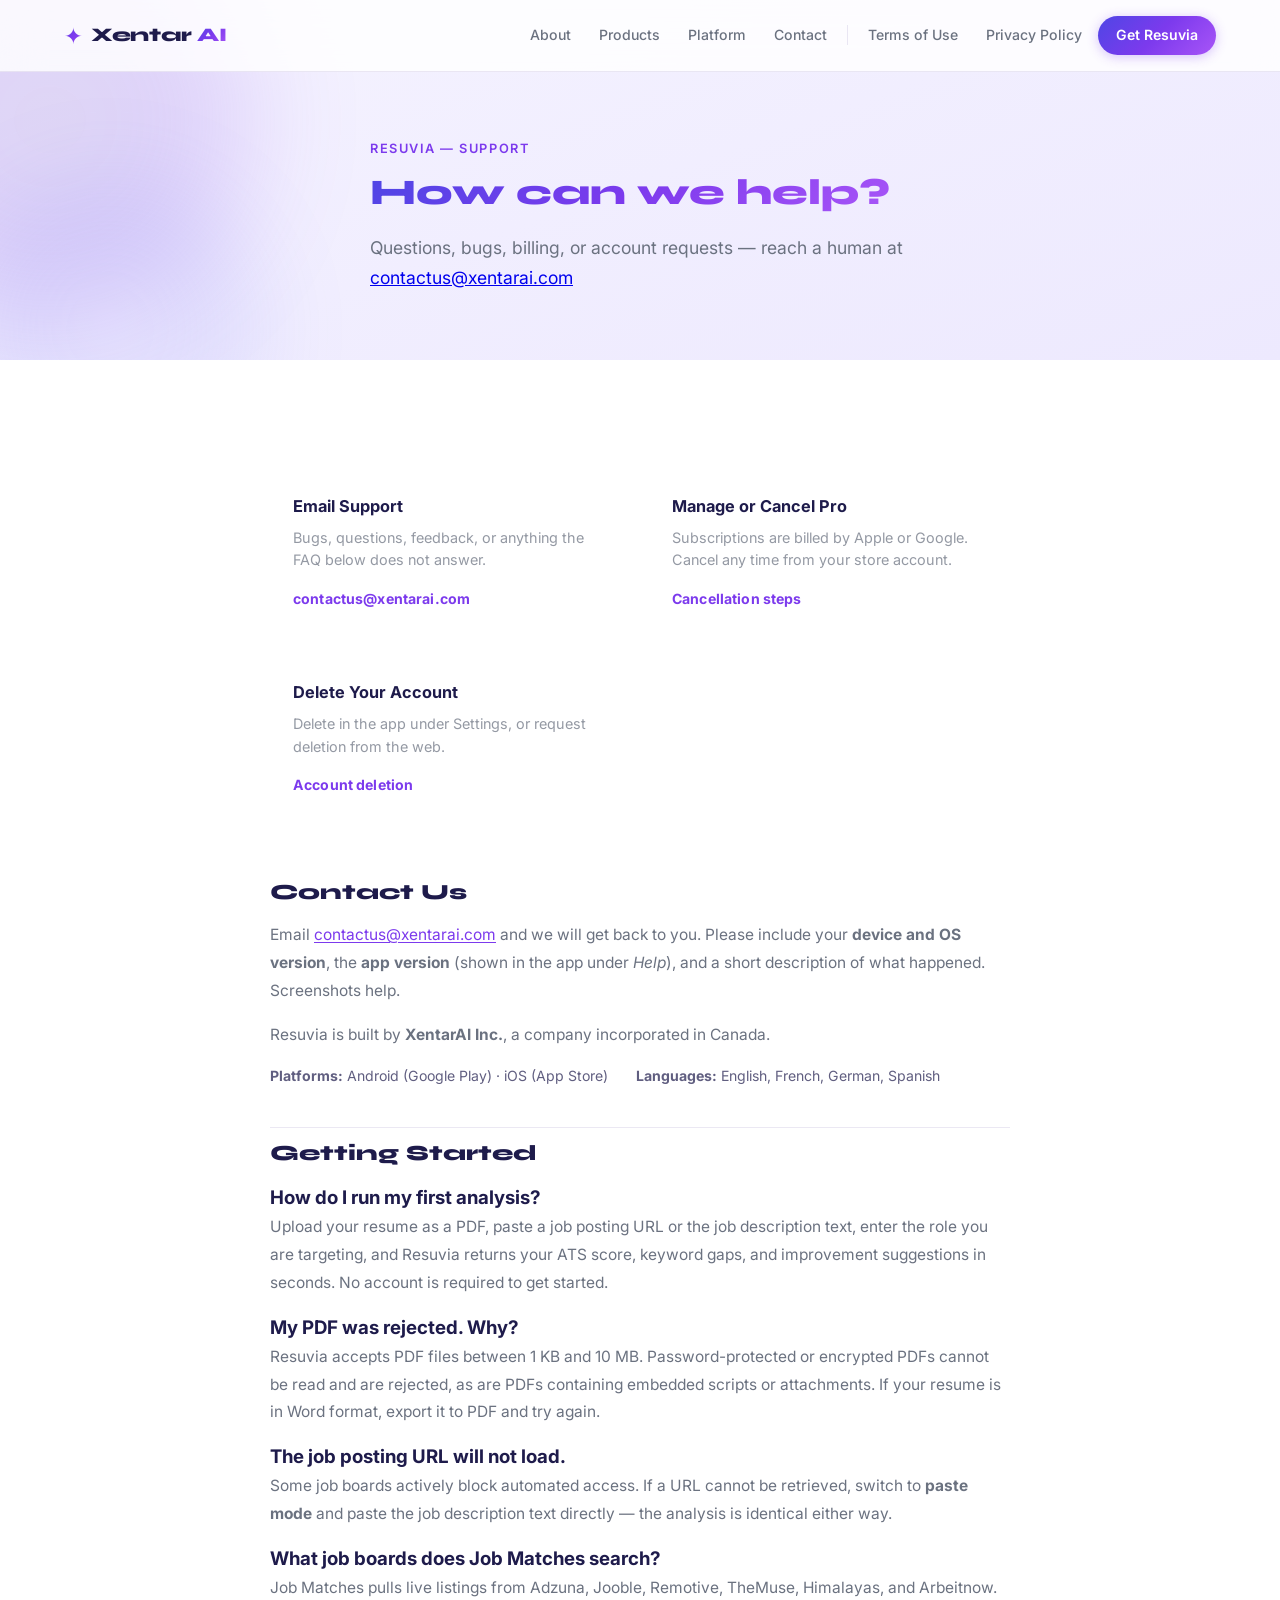
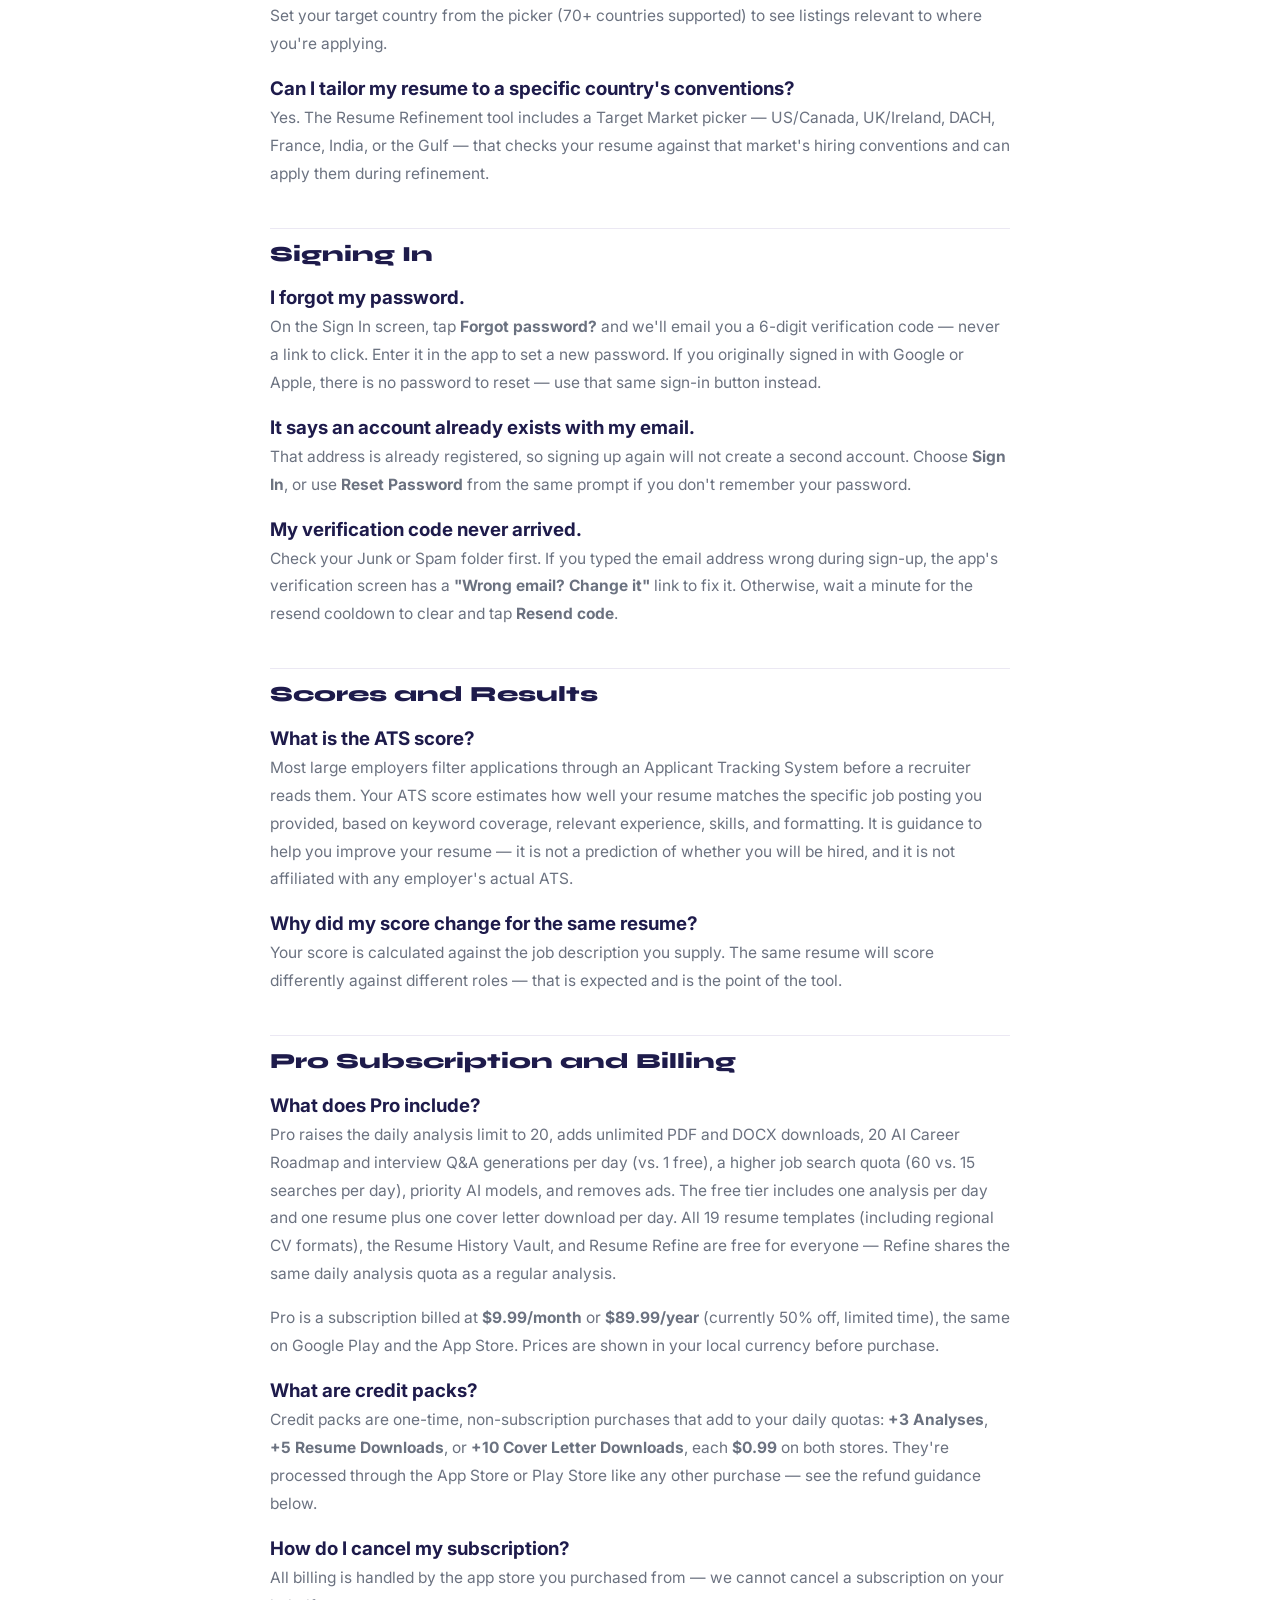
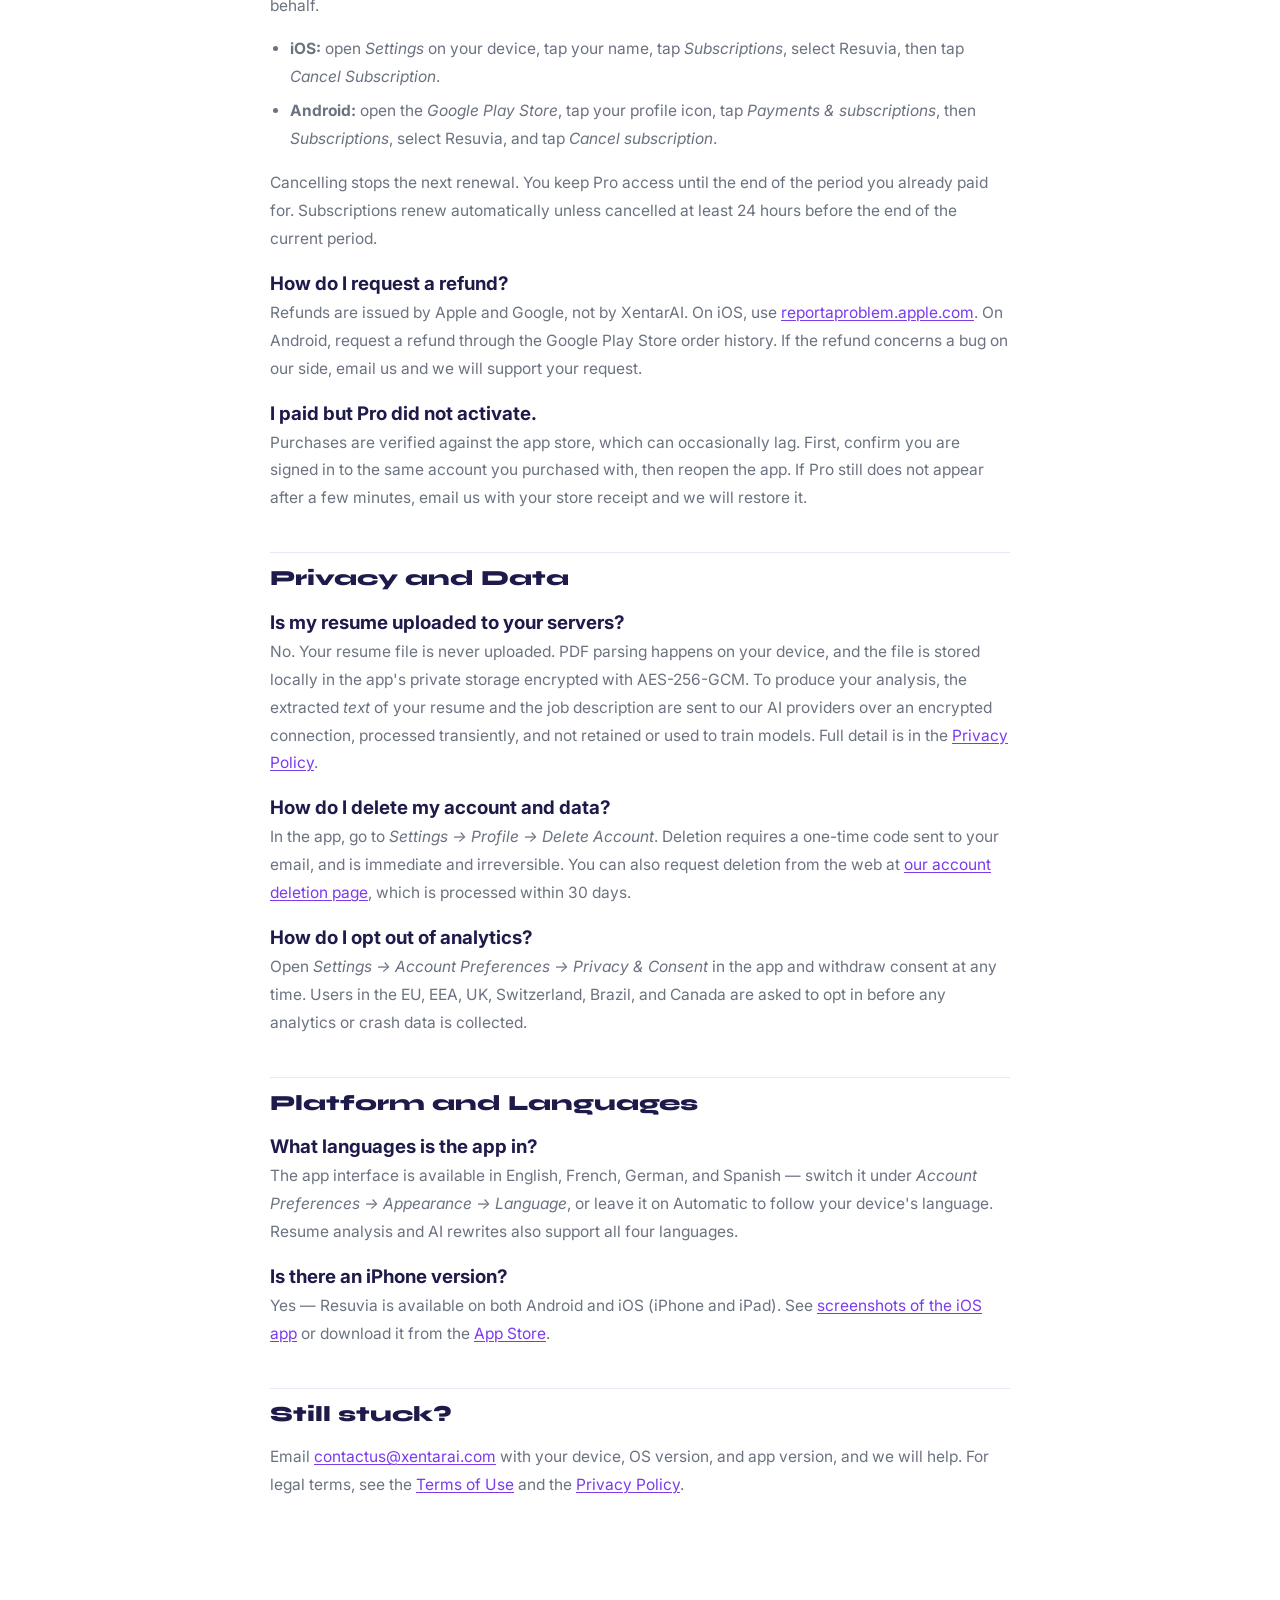
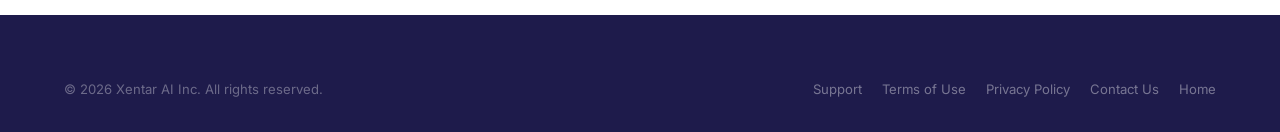
<file: products/resuvia/support.html>
<!DOCTYPE html>
<html lang="en" id="html-root">
<head>
  <meta charset="UTF-8" />
  <meta name="viewport" content="width=device-width, initial-scale=1.0" />
  <title>Support — Resuvia: AI Resume &amp; ATS Score by Xentar AI Inc.</title>
  <meta name="description" content="Support for Resuvia — the AI resume checker and ATS score app. Contact us, browse FAQs, manage your Pro subscription, or delete your account." />
  <link rel="canonical" href="https://xentarai.com/products/resuvia/support.html" />
  <meta name="robots" content="index, follow" />

  <!-- Open Graph -->
  <meta property="og:type" content="website" />
  <meta property="og:locale" content="en_US" />
  <meta property="og:url" content="https://xentarai.com/products/resuvia/support.html" />
  <meta property="og:title" content="Support — Resuvia: AI Resume &amp; ATS Score by Xentar AI Inc." />
  <meta property="og:description" content="Support for Resuvia — the AI resume checker and ATS score app. Contact us, browse FAQs, manage your Pro subscription, or delete your account." />
  <meta property="og:site_name" content="Resuvia: AI Resume &amp; ATS Score" />
  <meta property="og:image" content="https://xentarai.com/products/resuvia/images/og-image.png" />
  <meta property="og:image:width" content="1200" />
  <meta property="og:image:height" content="630" />
  <meta property="og:image:alt" content="Resuvia — AI-Powered Resume Analysis &amp; Career Coaching" />

  <!-- Twitter Card -->
  <meta name="twitter:card" content="summary_large_image" />
  <meta name="twitter:title" content="Support — Resuvia: AI Resume &amp; ATS Score" />
  <meta name="twitter:description" content="Support for Resuvia — the AI resume checker and ATS score app. Contact us, browse FAQs, manage your Pro subscription, or delete your account." />
  <meta name="twitter:image" content="https://xentarai.com/products/resuvia/images/og-image.png" />

  <link rel="preconnect" href="https://fonts.googleapis.com" />
  <link rel="preconnect" href="https://fonts.gstatic.com" crossorigin />
  <link href="https://fonts.googleapis.com/css2?family=Inter:wght@300;400;500;600;700;800;900&family=Syne:wght@700;800&display=swap" rel="stylesheet" />
  <link rel="stylesheet" href="../../style.css" />
  <link rel="stylesheet" href="../../pages/pages.css" />
  <link rel="icon" type="image/svg+xml" href="/favicon.svg" />
  <link rel="apple-touch-icon" href="/og-icon.png" />
  <style>
    .support-cards {
      display: grid;
      grid-template-columns: repeat(auto-fit, minmax(240px, 1fr));
      gap: 18px;
      margin: 8px 0 44px;
    }
    .support-card {
      border: 1px solid rgba(255,255,255,0.12);
      border-radius: 18px;
      padding: 24px 22px;
      background: rgba(255,255,255,0.03);
      transition: border-color 0.18s, background 0.18s, transform 0.18s;
    }
    .support-card:hover {
      border-color: rgba(255,255,255,0.28);
      background: rgba(255,255,255,0.06);
      transform: translateY(-2px);
    }
    .support-card h3 {
      margin: 0 0 8px;
      font-size: 1.02rem;
    }
    .support-card p {
      margin: 0 0 14px;
      font-size: 0.9rem;
      opacity: 0.72;
      line-height: 1.55;
    }
    .support-card a.support-link {
      font-size: 0.88rem;
      font-weight: 700;
      text-decoration: none;
      letter-spacing: 0.01em;
    }
    .support-meta {
      display: flex;
      flex-wrap: wrap;
      gap: 10px 28px;
      margin-top: 10px;
      font-size: 0.88rem;
      opacity: 0.7;
    }
  </style>
</head>
<body>

  <header class="nav-wrapper" id="navbar">
    <nav class="nav-inner">
      <a href="../../index.html" class="logo">
        <span class="logo-icon">✦</span>
        <span class="logo-text">Xentar <span class="logo-ai">AI</span></span>
      </a>
      <ul class="nav-links">
        <li><a href="../../index.html#about">About</a></li>
        <li><a href="../../index.html#products">Products</a></li>
        <li><a href="../../index.html#platform">Platform</a></li>
        <li><a href="../../pages/contact.html">Contact</a></li>
        <li class="nav-divider"></li>
        <li><a href="./terms.html">Terms of Use</a></li>
        <li><a href="./privacy.html">Privacy Policy</a></li>
        <li class="nav-cta"><a href="./" class="btn-nav">Get Resuvia</a></li>
      </ul>
      <button class="hamburger" id="hamburger"><span></span><span></span><span></span></button>
    </nav>
  </header>

  <div class="page-hero">
    <div class="page-hero-bg"><div class="orb orb-1"></div><div class="orb orb-2"></div></div>
    <div class="container">
      <p class="section-eyebrow">Resuvia — Support</p>
      <h1 class="section-title"><span class="gradient-text">How can we help?</span></h1>
      <p class="page-hero-sub">Questions, bugs, billing, or account requests — reach a human at <a href="mailto:contactus@xentarai.com">contactus@xentarai.com</a></p>
    </div>
  </div>

  <section class="page-content section-pad">
    <div class="container">
      <div class="page-prose">

        <div class="support-cards">
          <div class="support-card">
            <h3>Email Support</h3>
            <p>Bugs, questions, feedback, or anything the FAQ below does not answer.</p>
            <a class="support-link" href="mailto:contactus@xentarai.com">contactus@xentarai.com</a>
          </div>
          <div class="support-card">
            <h3>Manage or Cancel Pro</h3>
            <p>Subscriptions are billed by Apple or Google. Cancel any time from your store account.</p>
            <a class="support-link" href="#subscription">Cancellation steps</a>
          </div>
          <div class="support-card">
            <h3>Delete Your Account</h3>
            <p>Delete in the app under Settings, or request deletion from the web.</p>
            <a class="support-link" href="./delete-account.html">Account deletion</a>
          </div>
        </div>

        <h2>Contact Us</h2>
        <p>Email <a href="mailto:contactus@xentarai.com">contactus@xentarai.com</a> and we will get back to you. Please include your <strong>device and OS version</strong>, the <strong>app version</strong> (shown in the app under <em>Help</em>), and a short description of what happened. Screenshots help.</p>
        <p>Resuvia is built by <strong>XentarAI Inc.</strong>, a company incorporated in Canada.</p>
        <div class="support-meta">
          <span><strong>Platforms:</strong> Android (Google Play) · iOS (App Store)</span>
          <span><strong>Languages:</strong> English, French, German, Spanish</span>
        </div>

        <h2>Getting Started</h2>
        <h3>How do I run my first analysis?</h3>
        <p>Upload your resume as a PDF, paste a job posting URL or the job description text, enter the role you are targeting, and Resuvia returns your ATS score, keyword gaps, and improvement suggestions in seconds. No account is required to get started.</p>

        <h3>My PDF was rejected. Why?</h3>
        <p>Resuvia accepts PDF files between 1 KB and 10 MB. Password-protected or encrypted PDFs cannot be read and are rejected, as are PDFs containing embedded scripts or attachments. If your resume is in Word format, export it to PDF and try again.</p>

        <h3>The job posting URL will not load.</h3>
        <p>Some job boards actively block automated access. If a URL cannot be retrieved, switch to <strong>paste mode</strong> and paste the job description text directly — the analysis is identical either way.</p>

        <h3>What job boards does Job Matches search?</h3>
        <p>Job Matches pulls live listings from Adzuna, Jooble, Remotive, TheMuse, Himalayas, and Arbeitnow. Set your target country from the picker (70+ countries supported) to see listings relevant to where you're applying.</p>

        <h3>Can I tailor my resume to a specific country's conventions?</h3>
        <p>Yes. The Resume Refinement tool includes a Target Market picker — US/Canada, UK/Ireland, DACH, France, India, or the Gulf — that checks your resume against that market's hiring conventions and can apply them during refinement.</p>

        <h2>Signing In</h2>
        <h3>I forgot my password.</h3>
        <p>On the Sign In screen, tap <strong>Forgot password?</strong> and we'll email you a 6-digit verification code — never a link to click. Enter it in the app to set a new password. If you originally signed in with Google or Apple, there is no password to reset — use that same sign-in button instead.</p>

        <h3>It says an account already exists with my email.</h3>
        <p>That address is already registered, so signing up again will not create a second account. Choose <strong>Sign In</strong>, or use <strong>Reset Password</strong> from the same prompt if you don't remember your password.</p>

        <h3>My verification code never arrived.</h3>
        <p>Check your Junk or Spam folder first. If you typed the email address wrong during sign-up, the app's verification screen has a <strong>"Wrong email? Change it"</strong> link to fix it. Otherwise, wait a minute for the resend cooldown to clear and tap <strong>Resend code</strong>.</p>

        <h2>Scores and Results</h2>
        <h3>What is the ATS score?</h3>
        <p>Most large employers filter applications through an Applicant Tracking System before a recruiter reads them. Your ATS score estimates how well your resume matches the specific job posting you provided, based on keyword coverage, relevant experience, skills, and formatting. It is guidance to help you improve your resume — it is not a prediction of whether you will be hired, and it is not affiliated with any employer's actual ATS.</p>

        <h3>Why did my score change for the same resume?</h3>
        <p>Your score is calculated against the job description you supply. The same resume will score differently against different roles — that is expected and is the point of the tool.</p>

        <h2 id="subscription">Pro Subscription and Billing</h2>
        <h3>What does Pro include?</h3>
        <p>Pro raises the daily analysis limit to 20, adds unlimited PDF and DOCX downloads, 20 AI Career Roadmap and interview Q&amp;A generations per day (vs. 1 free), a higher job search quota (60 vs. 15 searches per day), priority AI models, and removes ads. The free tier includes one analysis per day and one resume plus one cover letter download per day. All 19 resume templates (including regional CV formats), the Resume History Vault, and Resume Refine are free for everyone — Refine shares the same daily analysis quota as a regular analysis.</p>
        <p>Pro is a subscription billed at <strong>$9.99/month</strong> or <strong>$89.99/year</strong> (currently 50% off, limited time), the same on Google Play and the App Store. Prices are shown in your local currency before purchase.</p>
        <h3>What are credit packs?</h3>
        <p>Credit packs are one-time, non-subscription purchases that add to your daily quotas: <strong>+3 Analyses</strong>, <strong>+5 Resume Downloads</strong>, or <strong>+10 Cover Letter Downloads</strong>, each <strong>$0.99</strong> on both stores. They're processed through the App Store or Play Store like any other purchase — see the refund guidance below.</p>

        <h3>How do I cancel my subscription?</h3>
        <p>All billing is handled by the app store you purchased from — we cannot cancel a subscription on your behalf.</p>
        <ul>
          <li><strong>iOS:</strong> open <em>Settings</em> on your device, tap your name, tap <em>Subscriptions</em>, select Resuvia, then tap <em>Cancel Subscription</em>.</li>
          <li><strong>Android:</strong> open the <em>Google Play Store</em>, tap your profile icon, tap <em>Payments &amp; subscriptions</em>, then <em>Subscriptions</em>, select Resuvia, and tap <em>Cancel subscription</em>.</li>
        </ul>
        <p>Cancelling stops the next renewal. You keep Pro access until the end of the period you already paid for. Subscriptions renew automatically unless cancelled at least 24 hours before the end of the current period.</p>

        <h3>How do I request a refund?</h3>
        <p>Refunds are issued by Apple and Google, not by XentarAI. On iOS, use <a href="https://reportaproblem.apple.com" target="_blank" rel="noopener">reportaproblem.apple.com</a>. On Android, request a refund through the Google Play Store order history. If the refund concerns a bug on our side, email us and we will support your request.</p>

        <h3>I paid but Pro did not activate.</h3>
        <p>Purchases are verified against the app store, which can occasionally lag. First, confirm you are signed in to the same account you purchased with, then reopen the app. If Pro still does not appear after a few minutes, email us with your store receipt and we will restore it.</p>

        <h2>Privacy and Data</h2>
        <h3>Is my resume uploaded to your servers?</h3>
        <p>No. Your resume file is never uploaded. PDF parsing happens on your device, and the file is stored locally in the app's private storage encrypted with AES-256-GCM. To produce your analysis, the extracted <em>text</em> of your resume and the job description are sent to our AI providers over an encrypted connection, processed transiently, and not retained or used to train models. Full detail is in the <a href="./privacy.html">Privacy Policy</a>.</p>

        <h3>How do I delete my account and data?</h3>
        <p>In the app, go to <em>Settings → Profile → Delete Account</em>. Deletion requires a one-time code sent to your email, and is immediate and irreversible. You can also request deletion from the web at <a href="./delete-account.html">our account deletion page</a>, which is processed within 30 days.</p>

        <h3>How do I opt out of analytics?</h3>
        <p>Open <em>Settings → Account Preferences → Privacy &amp; Consent</em> in the app and withdraw consent at any time. Users in the EU, EEA, UK, Switzerland, Brazil, and Canada are asked to opt in before any analytics or crash data is collected.</p>

        <h2>Platform and Languages</h2>
        <h3>What languages is the app in?</h3>
        <p>The app interface is available in English, French, German, and Spanish — switch it under <em>Account Preferences → Appearance → Language</em>, or leave it on Automatic to follow your device's language. Resume analysis and AI rewrites also support all four languages.</p>

        <h3>Is there an iPhone version?</h3>
        <p>Yes — Resuvia is available on both Android and iOS (iPhone and iPad). See <a href="./index.html#first-look">screenshots of the iOS app</a> or download it from the <a href="./index.html#download">App Store</a>.</p>

        <h2>Still stuck?</h2>
        <p>Email <a href="mailto:contactus@xentarai.com">contactus@xentarai.com</a> with your device, OS version, and app version, and we will help. For legal terms, see the <a href="./terms.html">Terms of Use</a> and the <a href="./privacy.html">Privacy Policy</a>.</p>

      </div>
    </div>
  </section>

  <footer class="footer">
    <div class="container">
      <div class="footer-bottom" style="border-top:none;padding-top:0">
        <p>&copy; 2026 Xentar AI Inc. All rights reserved.</p>
        <div style="display:flex;gap:20px;flex-wrap:wrap">
          <a href="./support.html" style="color:rgba(255,255,255,0.4);text-decoration:none;font-size:0.82rem">Support</a>
          <a href="./terms.html" style="color:rgba(255,255,255,0.4);text-decoration:none;font-size:0.82rem">Terms of Use</a>
          <a href="./privacy.html" style="color:rgba(255,255,255,0.4);text-decoration:none;font-size:0.82rem">Privacy Policy</a>
          <a href="../../pages/contact.html" style="color:rgba(255,255,255,0.4);text-decoration:none;font-size:0.82rem">Contact Us</a>
          <a href="../../index.html" style="color:rgba(255,255,255,0.4);text-decoration:none;font-size:0.82rem">Home</a>
        </div>
      </div>
    </div>
  </footer>

  <script>
    const navbar = document.getElementById('navbar');
    window.addEventListener('scroll', () => navbar.classList.toggle('scrolled', window.scrollY > 20));
  </script>
</body>
</html>
</file>
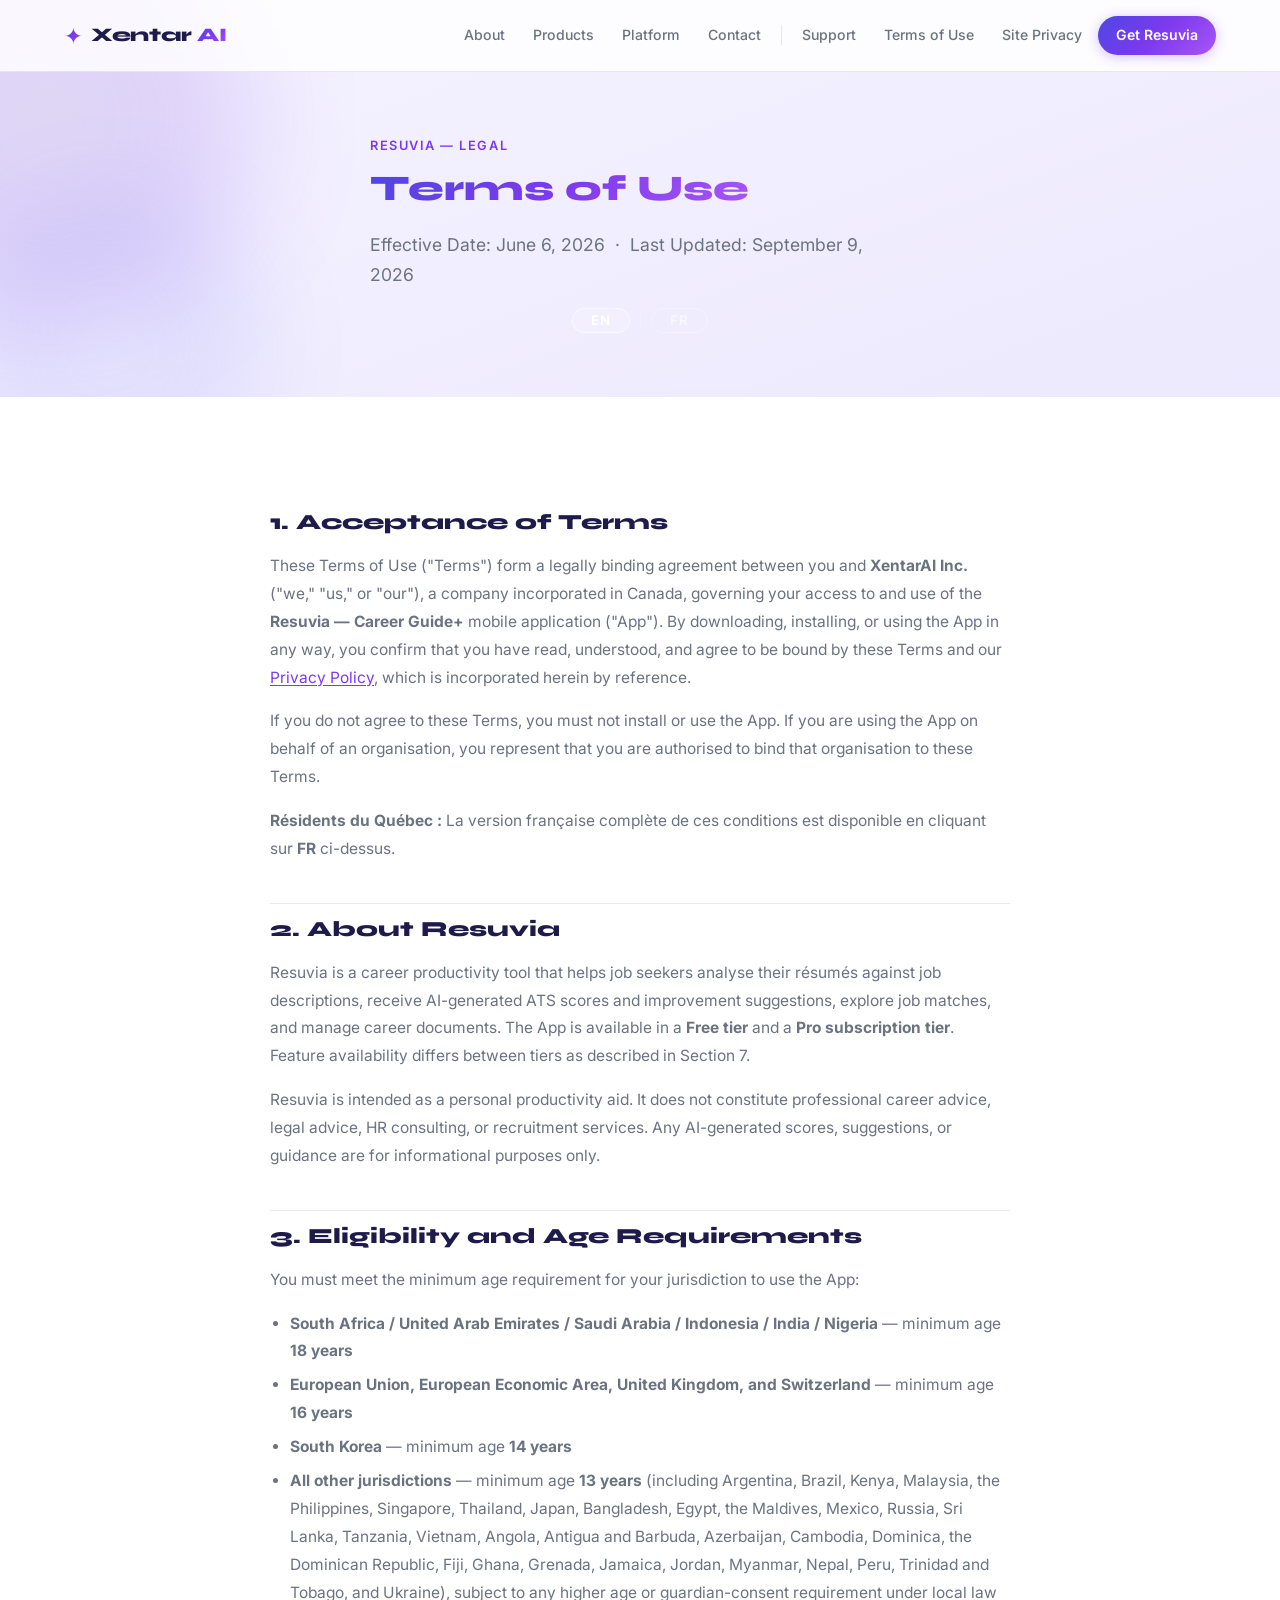
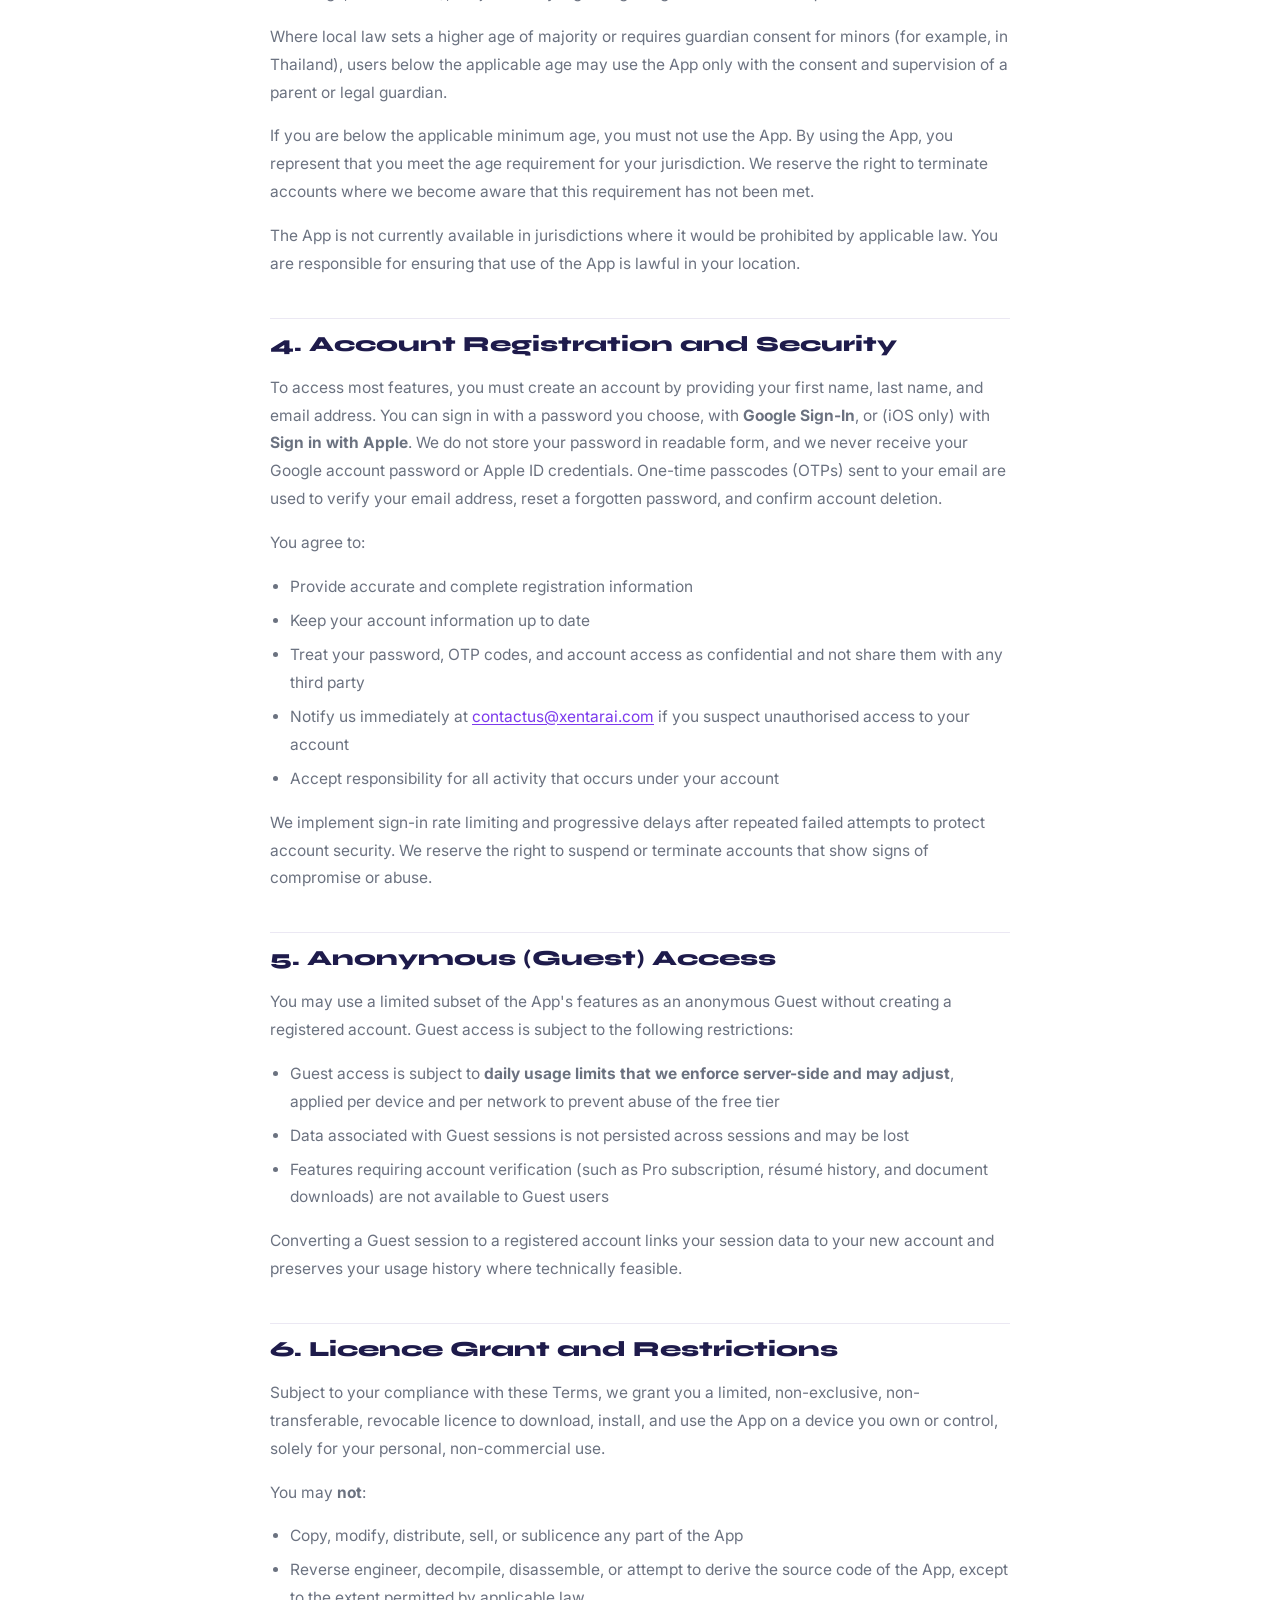
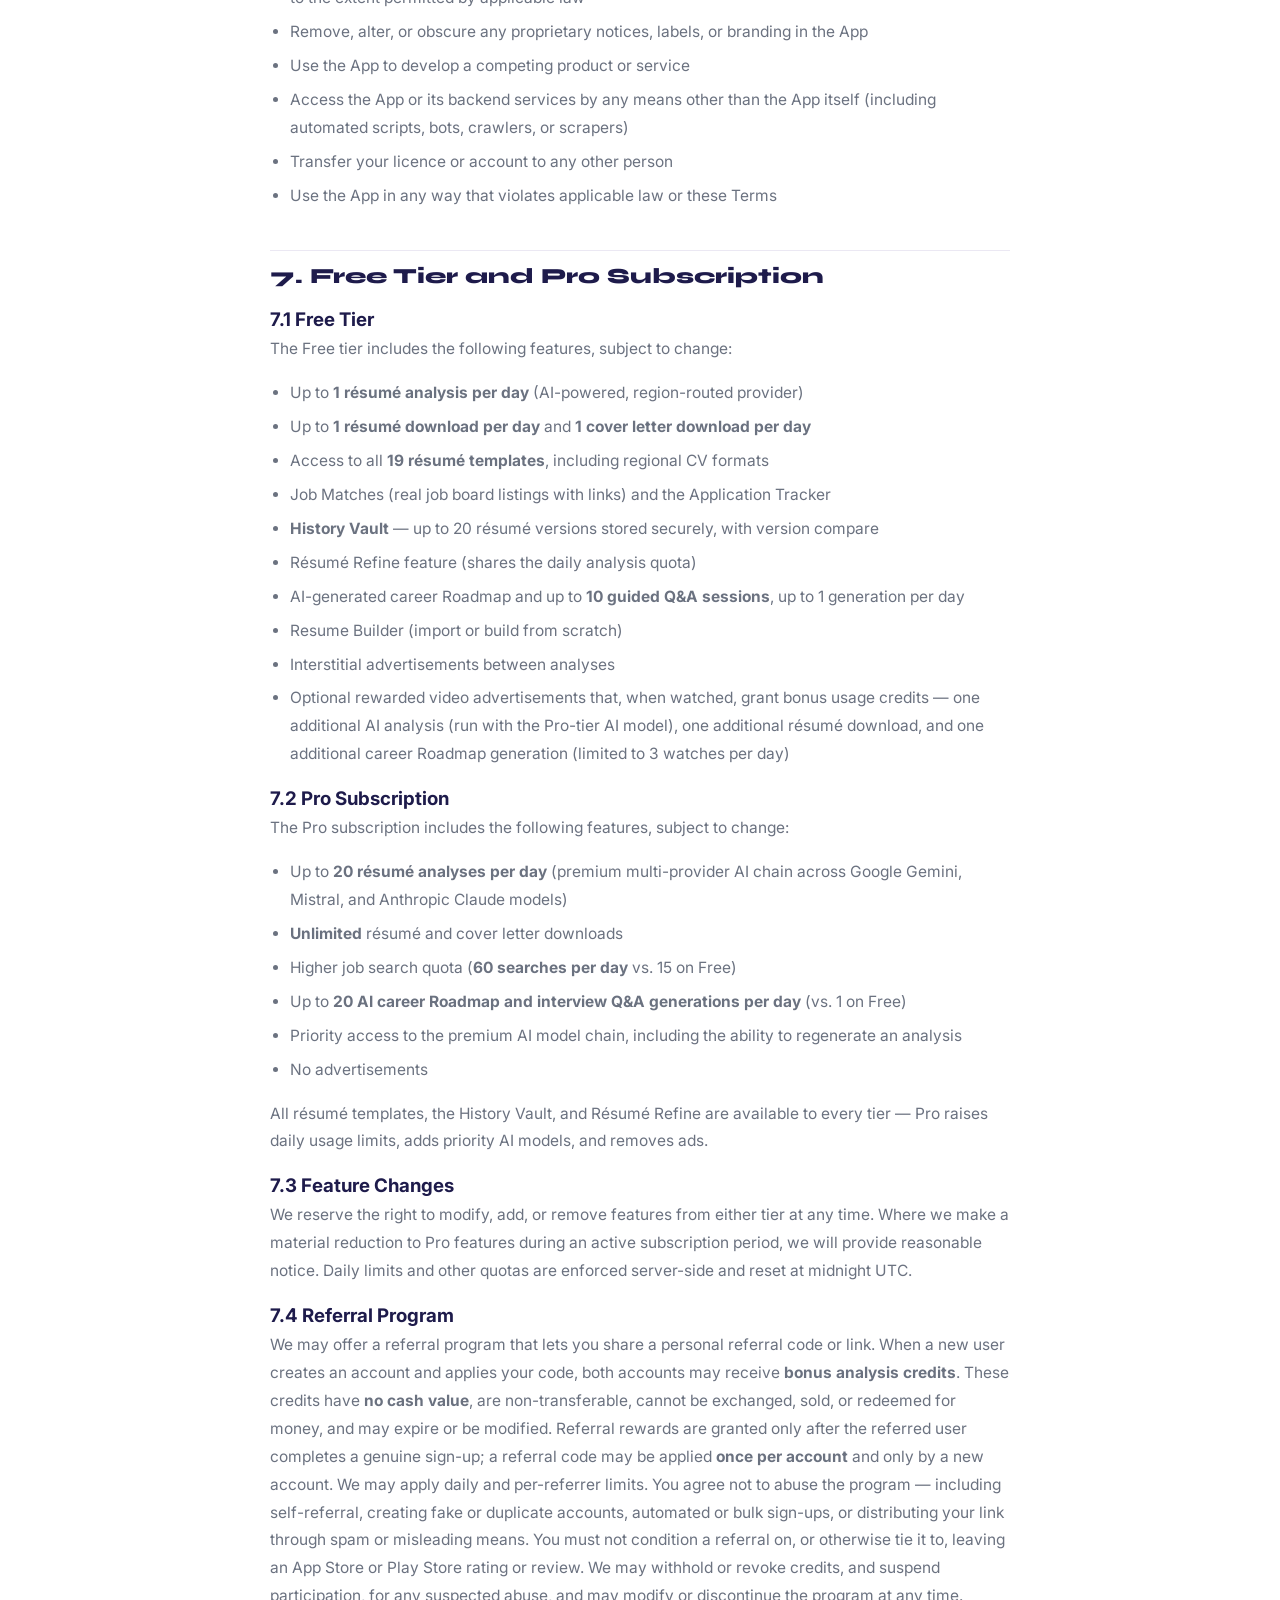
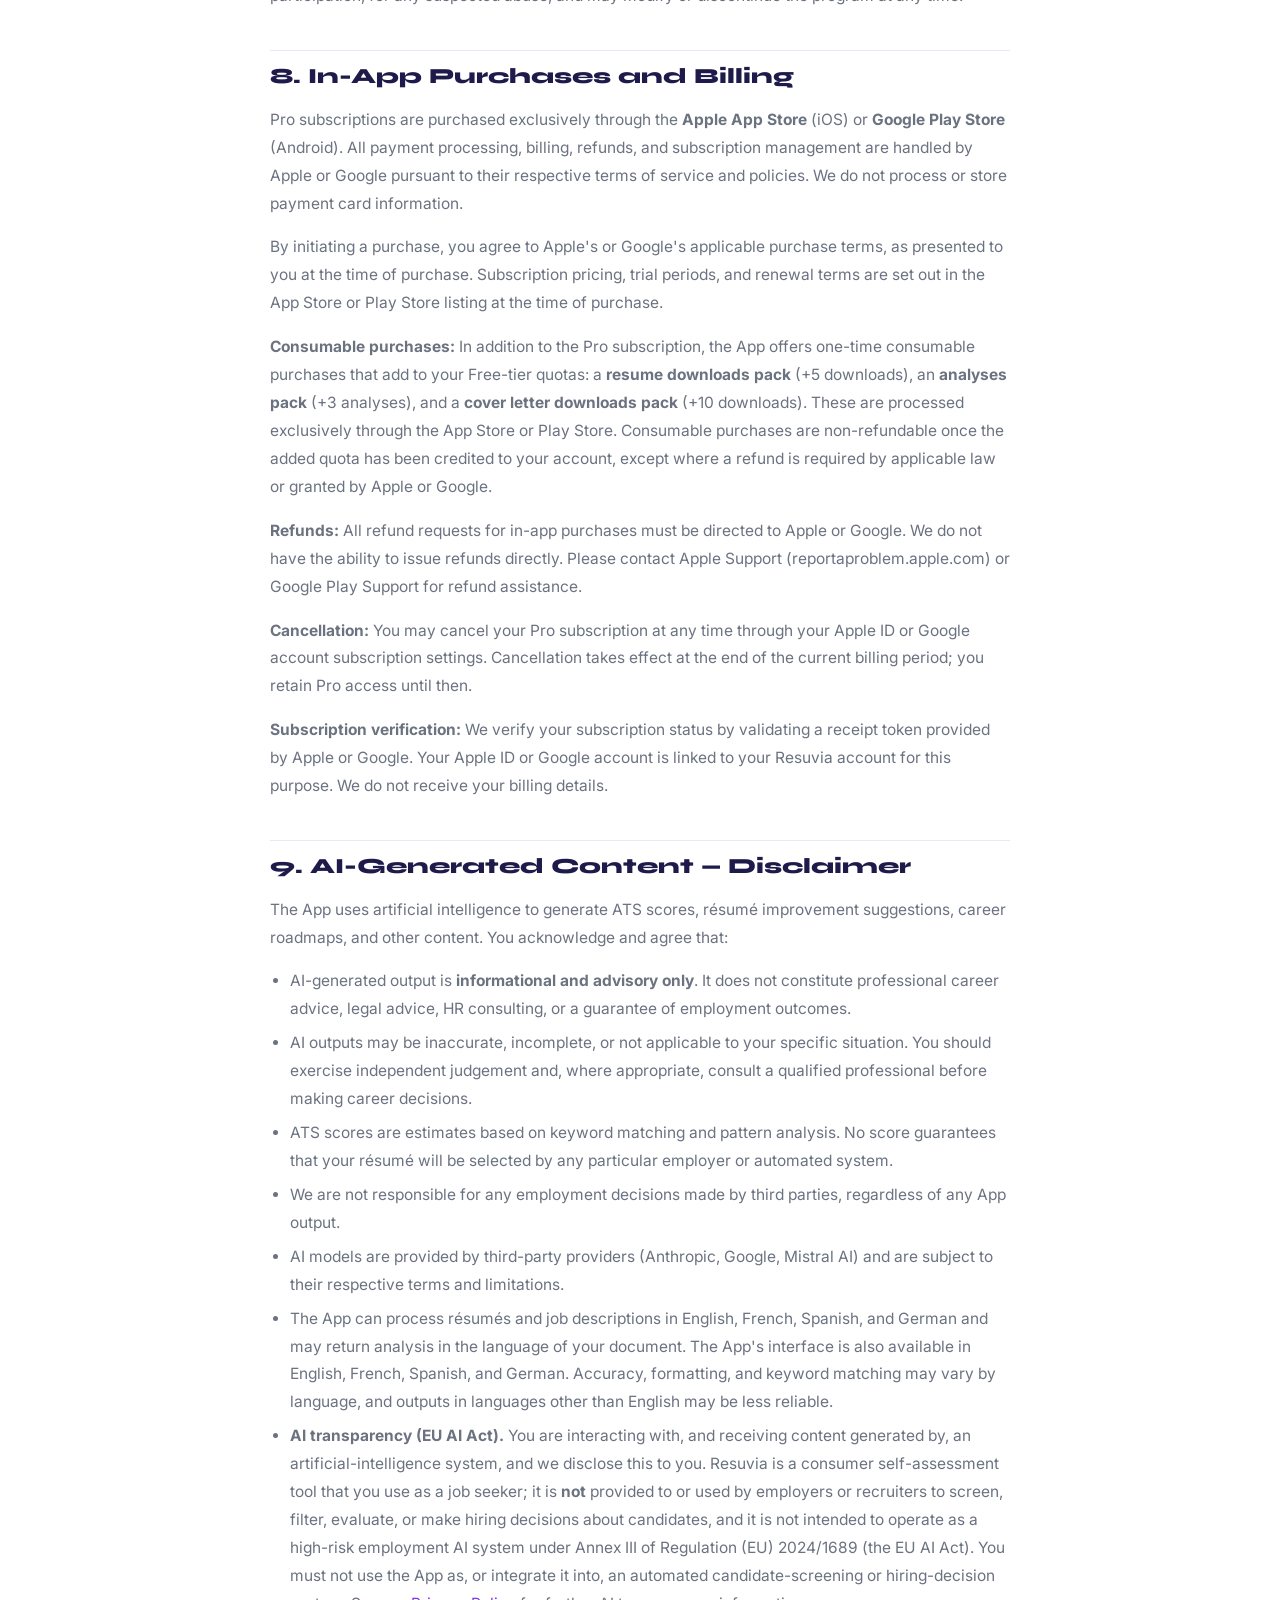
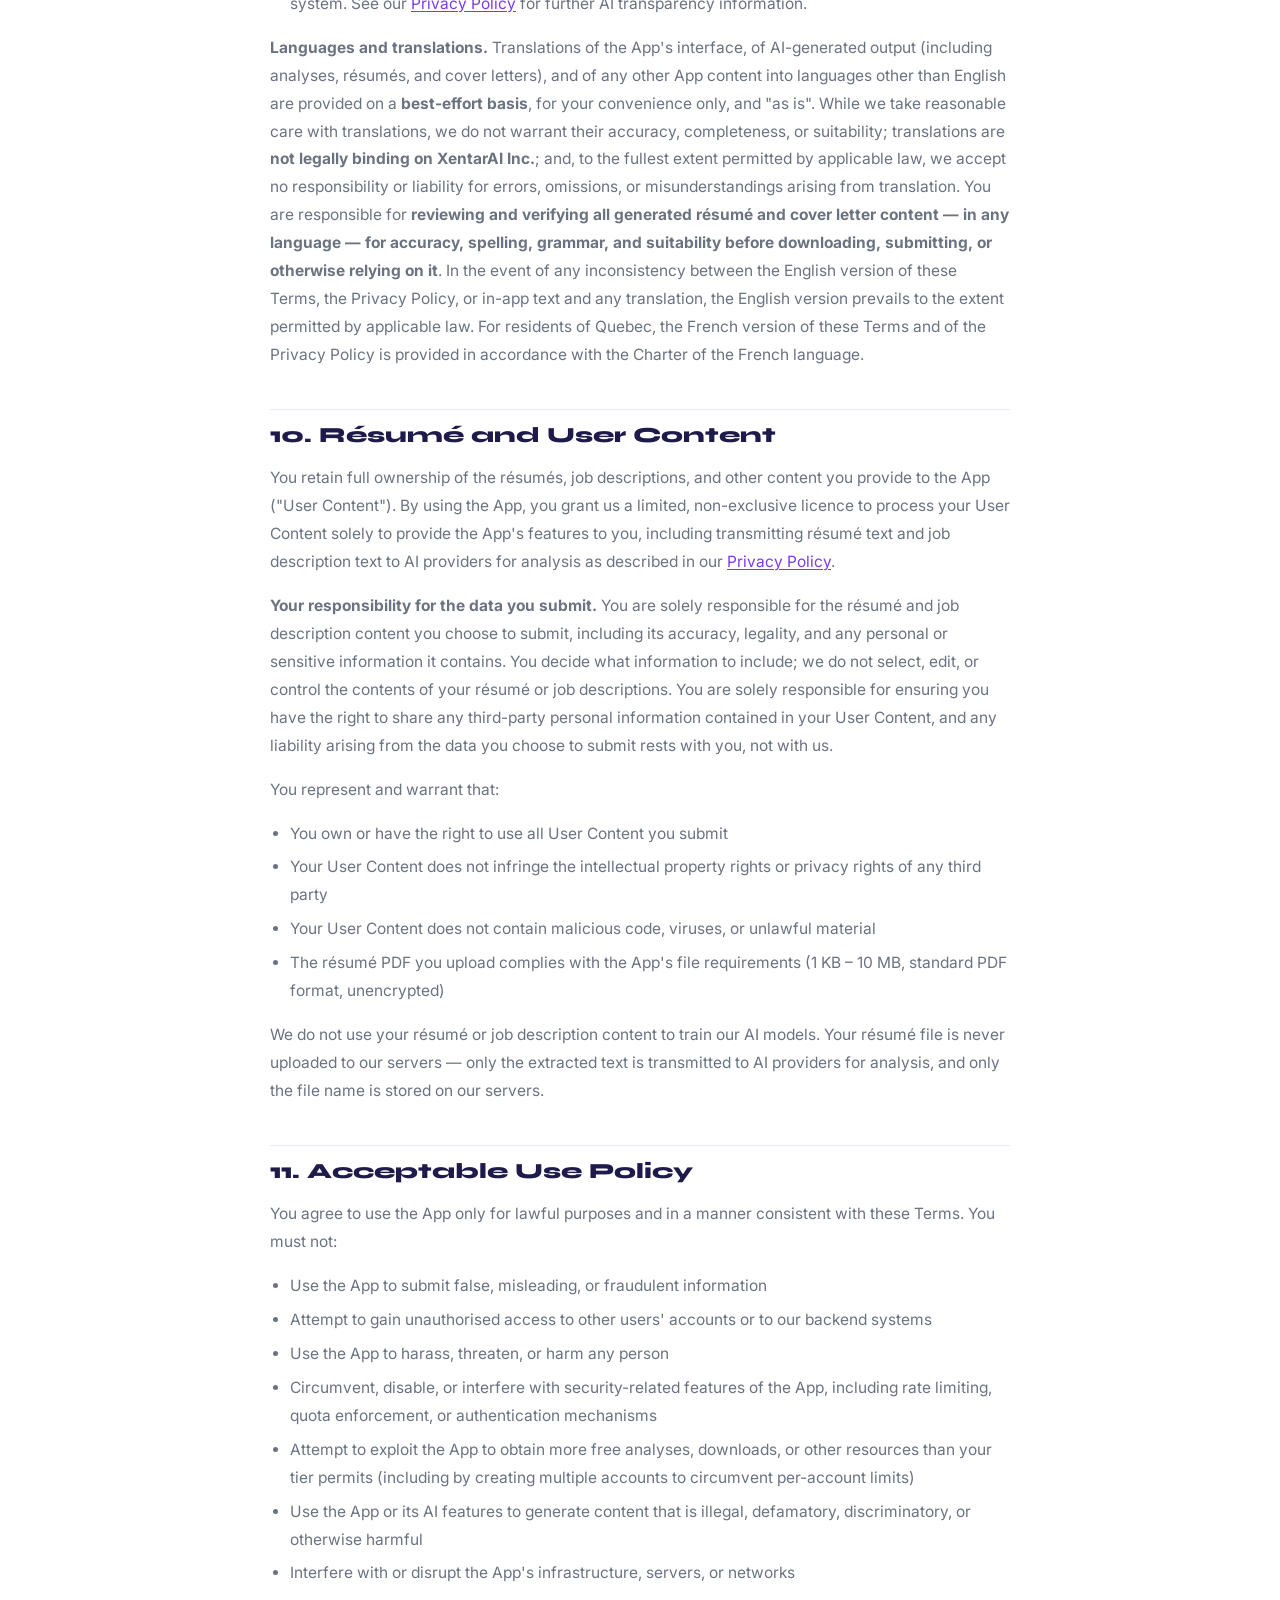
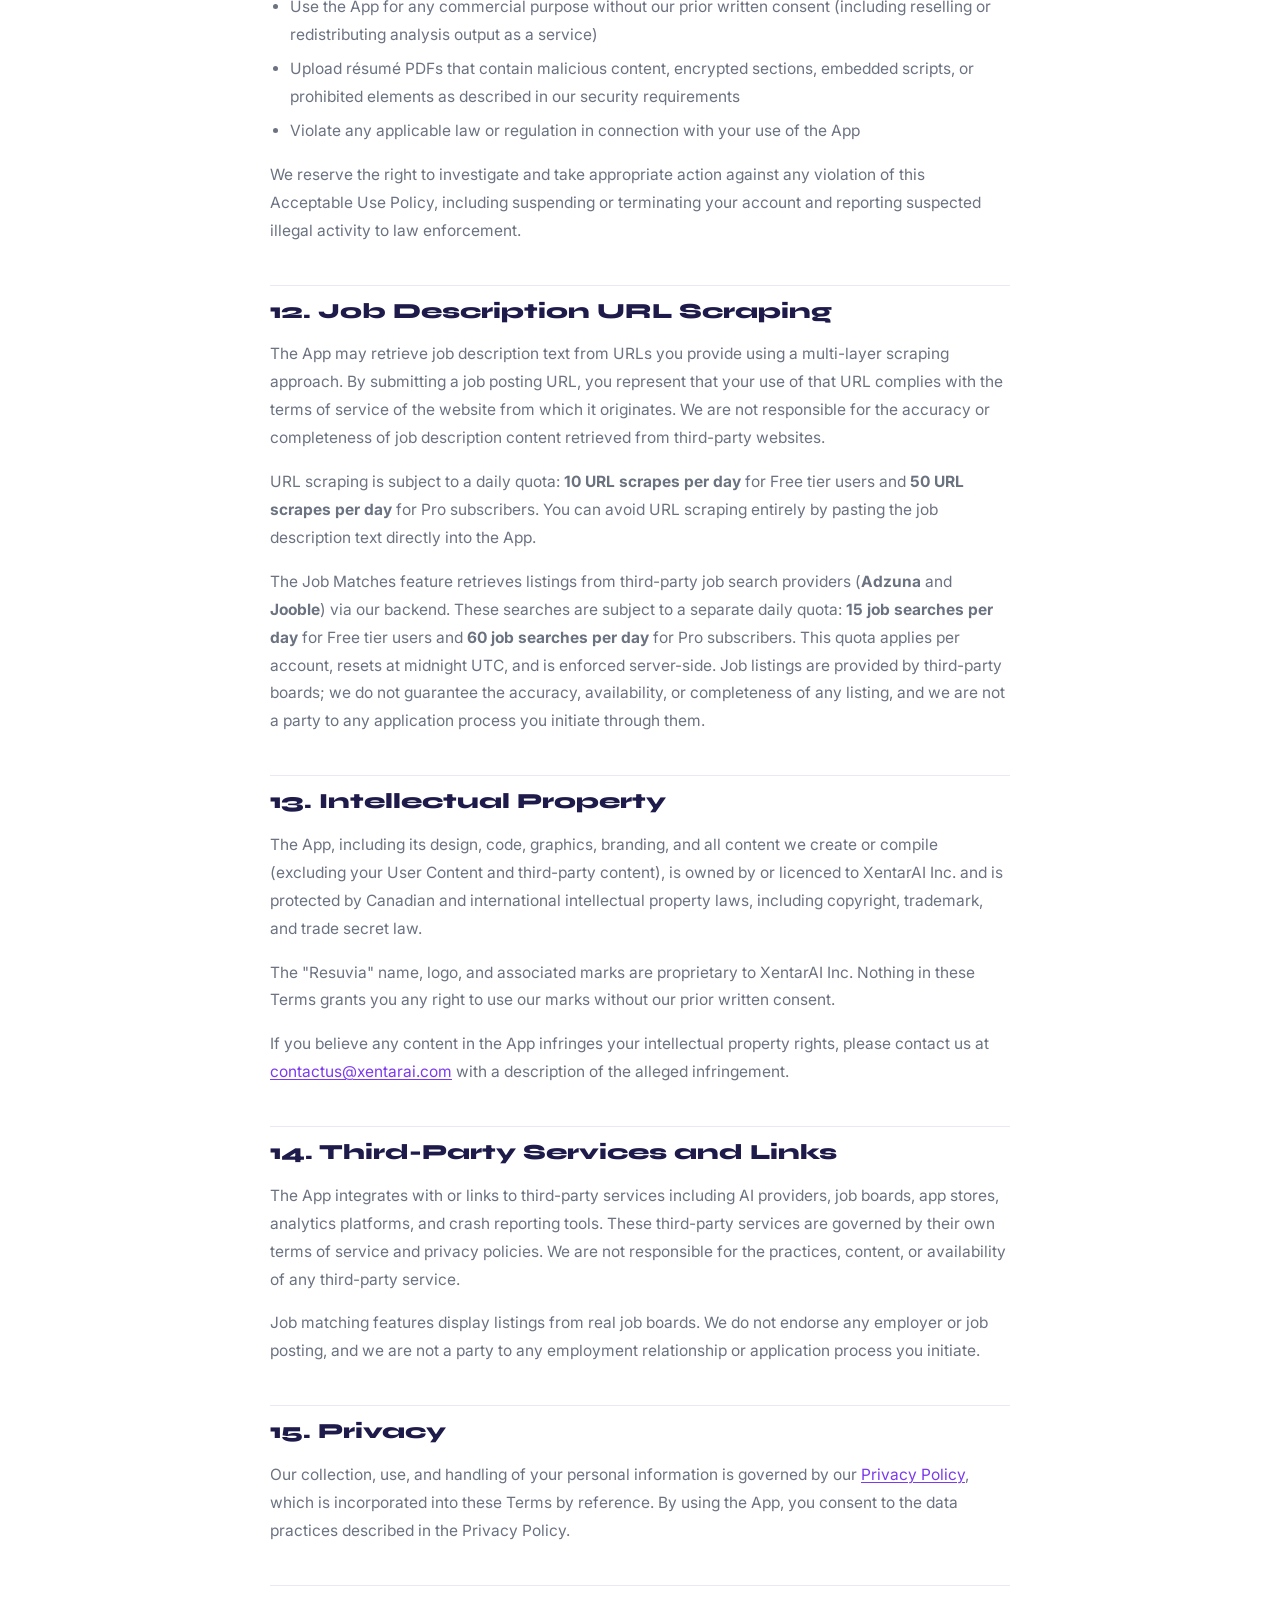
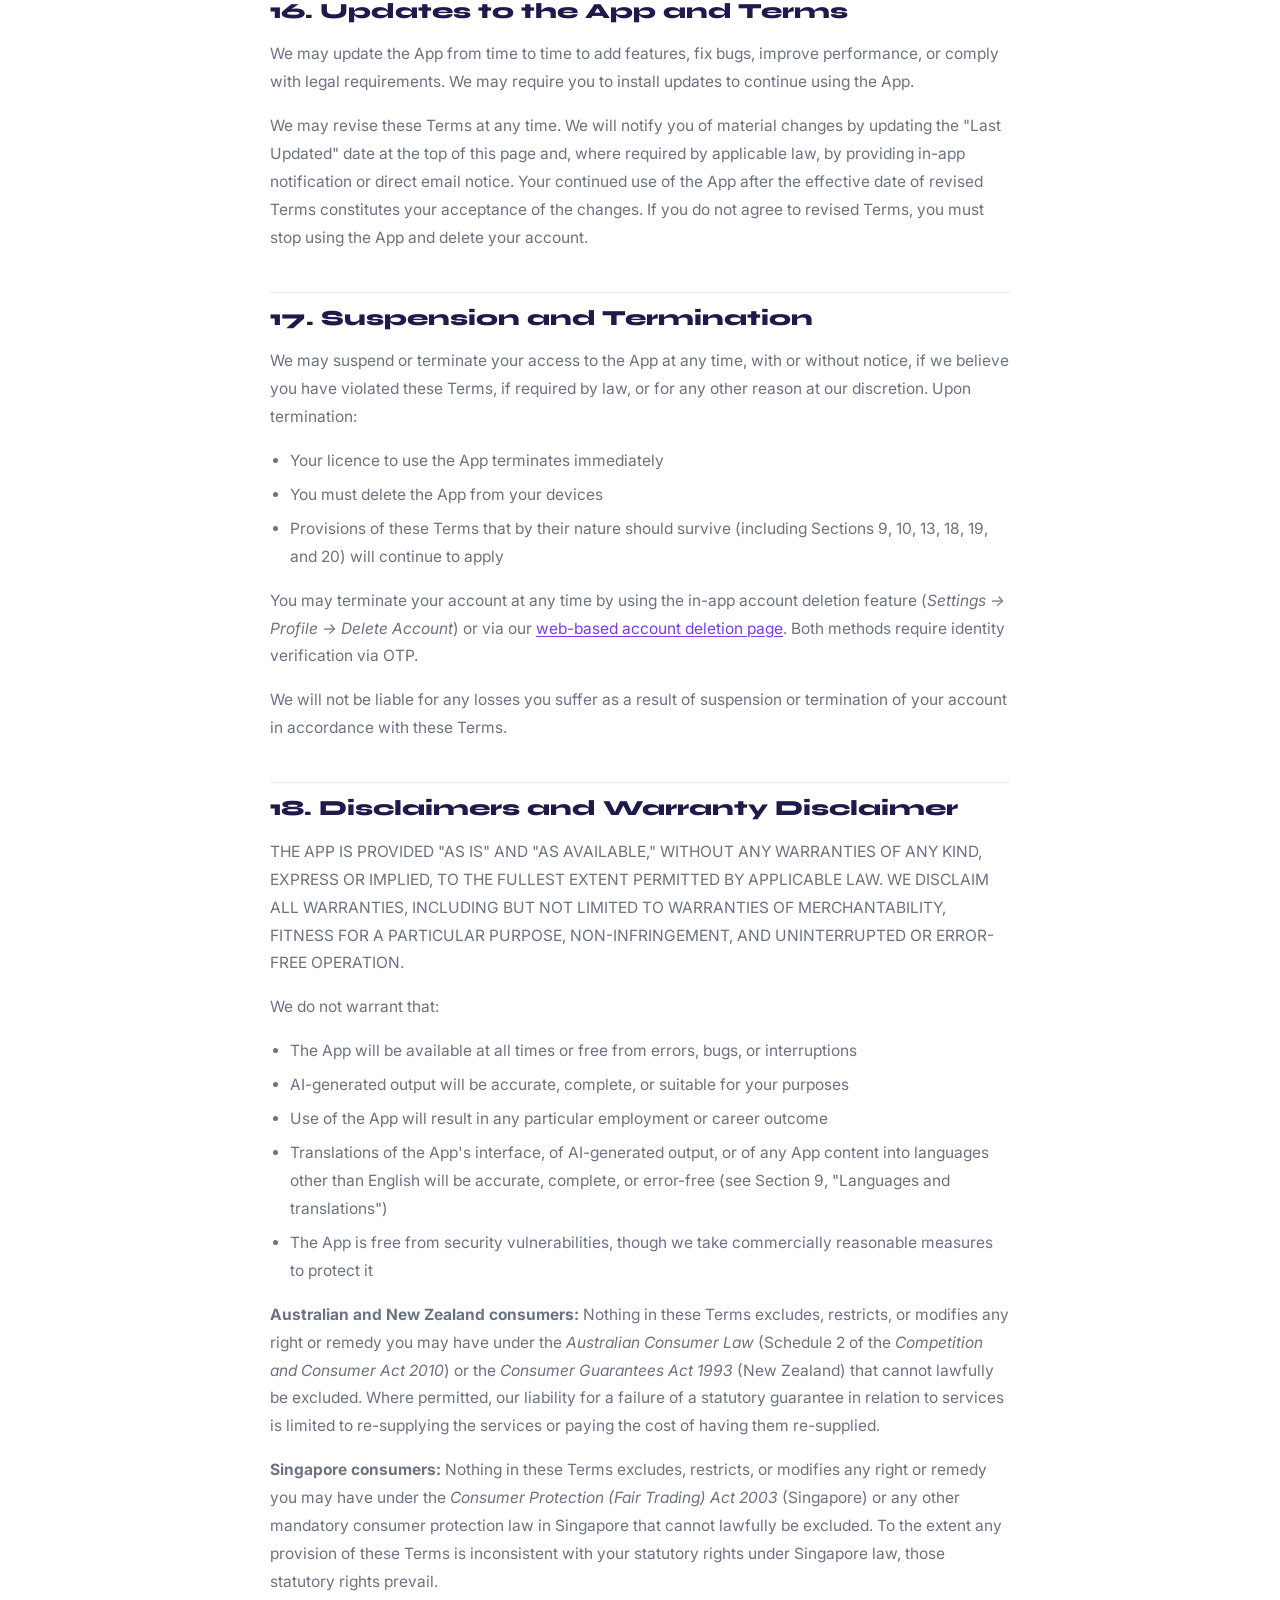
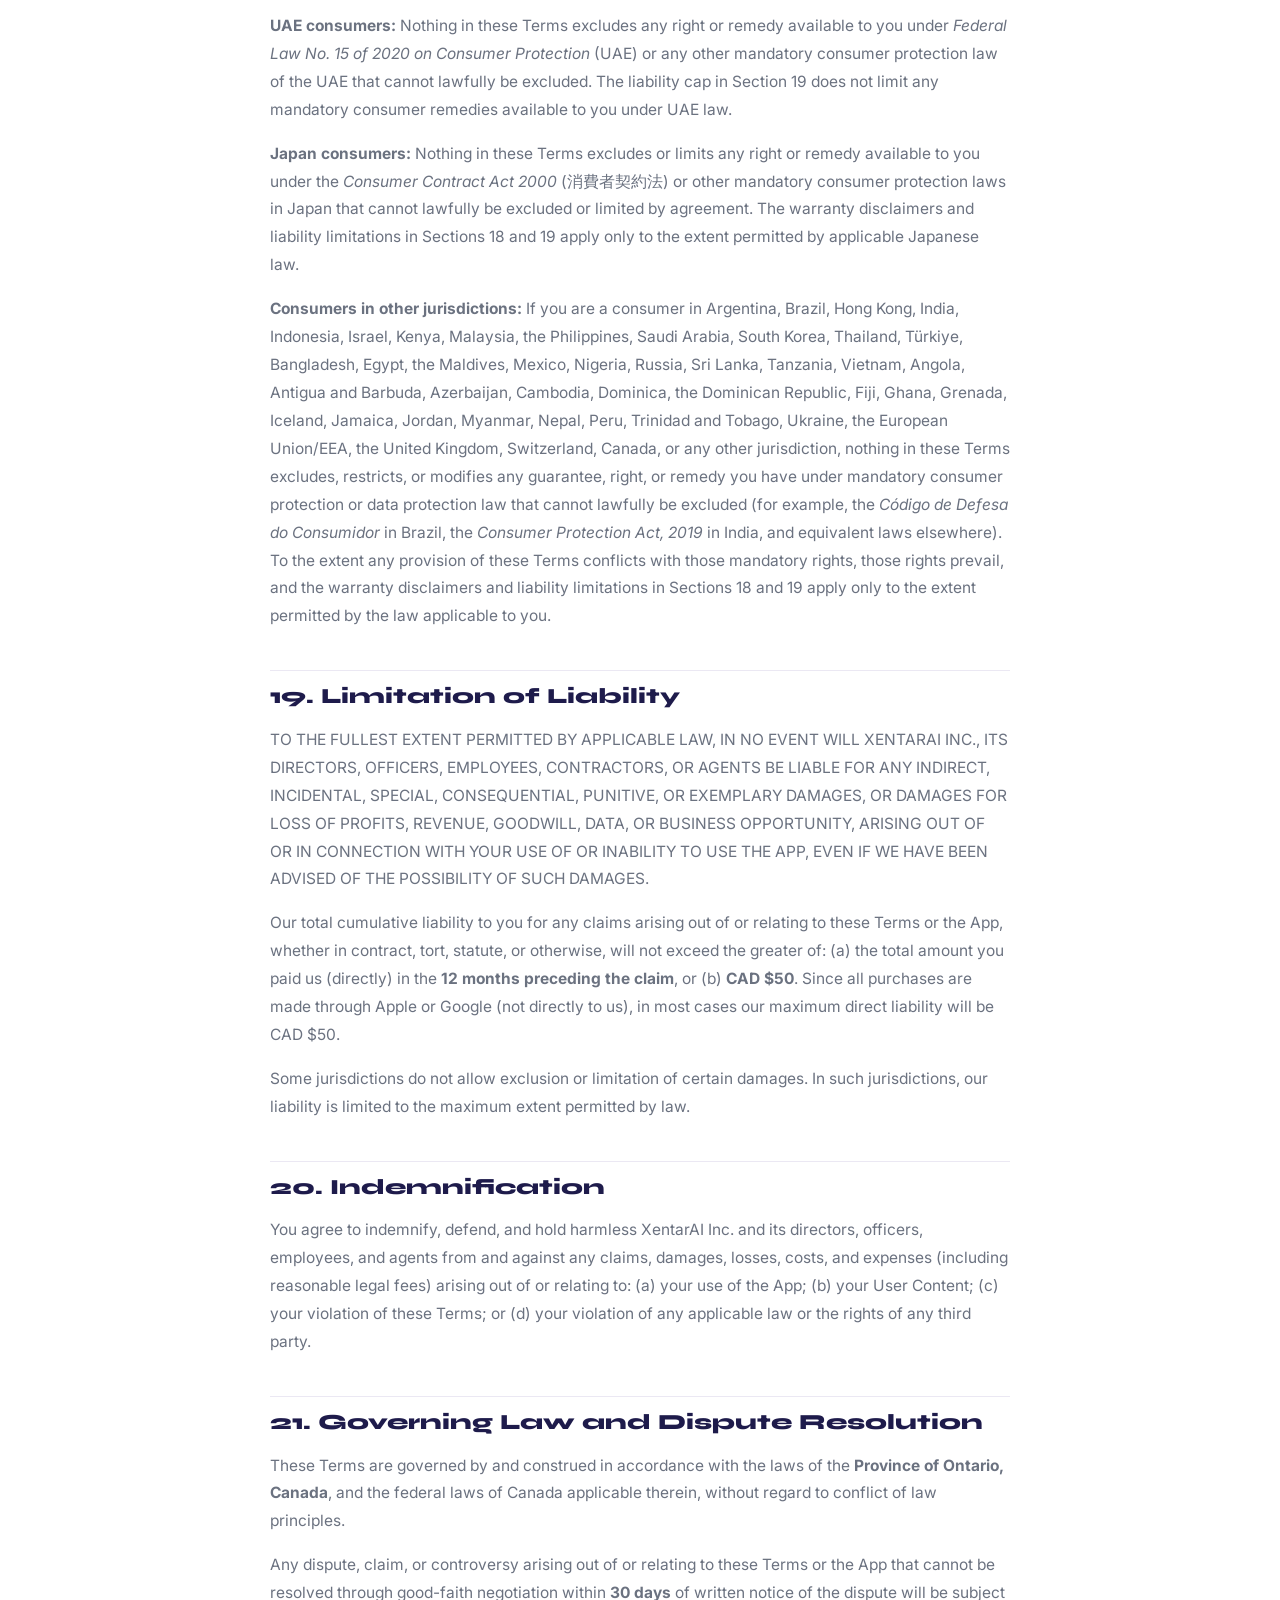
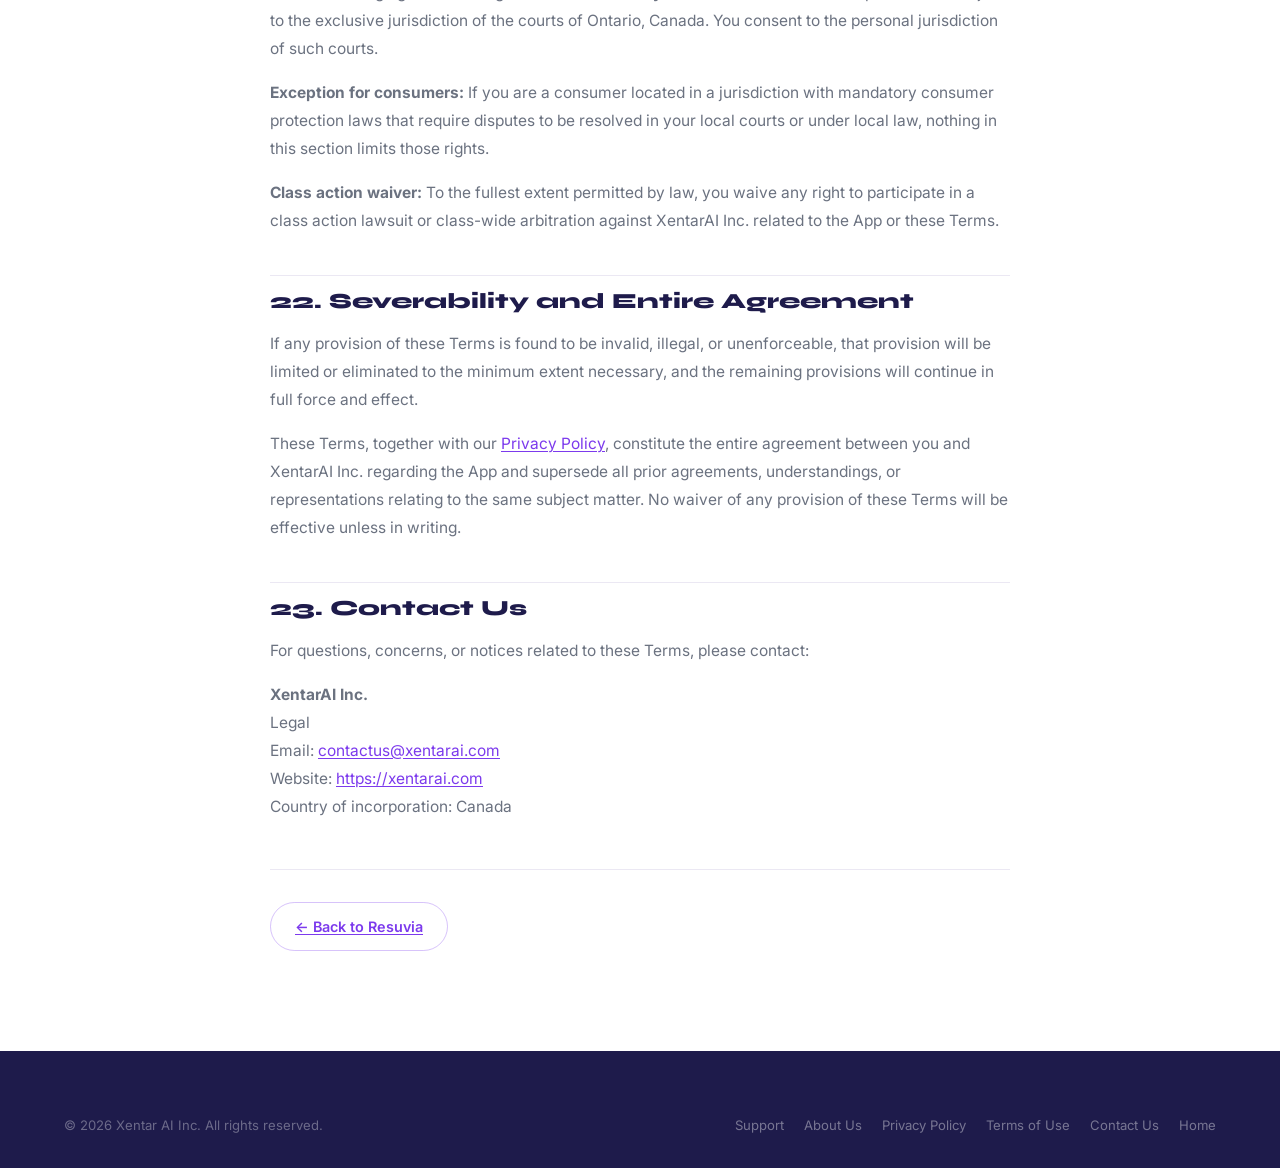
<file: products/resuvia/terms.html>
<!DOCTYPE html>
<html lang="en" id="html-root">
<head>
  <meta charset="UTF-8" />
  <meta name="viewport" content="width=device-width, initial-scale=1.0" />
  <title id="page-title">Terms of Use — Resuvia: AI Resume &amp; ATS Score by Xentar AI Inc.</title>
  <meta name="description" content="Terms of Use for Resuvia — the terms and conditions governing use of the AI resume analyzer and ATS score checker app by Xentar AI Inc." />
  <link rel="canonical" href="https://xentarai.com/products/resuvia/terms.html" />
  <meta name="robots" content="index, follow" />

  <!-- Open Graph -->
  <meta property="og:type" content="website" />
  <meta property="og:locale" content="en_US" />
  <meta property="og:url" content="https://xentarai.com/products/resuvia/terms.html" />
  <meta property="og:title" content="Terms of Use — Resuvia: AI Resume &amp; ATS Score by Xentar AI Inc." />
  <meta property="og:description" content="Terms of Use for Resuvia — the terms and conditions governing use of the AI resume analyzer and ATS score checker app by Xentar AI Inc." />
  <meta property="og:site_name" content="Resuvia: AI Resume &amp; ATS Score" />
  <meta property="og:image" content="https://xentarai.com/products/resuvia/images/og-image.png" />
  <meta property="og:image:width" content="1200" />
  <meta property="og:image:height" content="630" />
  <meta property="og:image:alt" content="Resuvia — AI-Powered Resume Analysis &amp; Career Coaching" />

  <!-- Twitter Card -->
  <meta name="twitter:card" content="summary_large_image" />
  <meta name="twitter:title" content="Terms of Use — Resuvia: AI Resume &amp; ATS Score" />
  <meta name="twitter:description" content="Terms of Use for Resuvia — the terms and conditions governing use of the AI resume analyzer and ATS score checker app by Xentar AI Inc." />
  <meta name="twitter:image" content="https://xentarai.com/products/resuvia/images/og-image.png" />

  <link rel="preconnect" href="https://fonts.googleapis.com" />
  <link rel="preconnect" href="https://fonts.gstatic.com" crossorigin />
  <link href="https://fonts.googleapis.com/css2?family=Inter:wght@300;400;500;600;700;800;900&family=Syne:wght@700;800&display=swap" rel="stylesheet" />
  <link rel="stylesheet" href="../../style.css" />
  <link rel="stylesheet" href="../../pages/pages.css" />
  <link rel="icon" type="image/svg+xml" href="/favicon.svg" />
  <link rel="apple-touch-icon" href="/og-icon.png" />
  <style>
    .lang-toggle-wrap {
      display: flex;
      align-items: center;
      gap: 8px;
      margin-top: 18px;
      justify-content: center;
    }
    .lang-btn {
      background: none;
      border: 1px solid rgba(255,255,255,0.28);
      color: rgba(255,255,255,0.5);
      padding: 5px 18px;
      border-radius: 999px;
      font-size: 0.82rem;
      font-weight: 700;
      letter-spacing: 0.08em;
      cursor: pointer;
      transition: background 0.18s, color 0.18s, border-color 0.18s;
      font-family: inherit;
      line-height: 1;
    }
    .lang-btn.lang-active {
      background: rgba(255,255,255,0.14);
      color: #fff;
      border-color: rgba(255,255,255,0.55);
    }
    .lang-btn:hover:not(.lang-active) {
      color: rgba(255,255,255,0.8);
      border-color: rgba(255,255,255,0.4);
    }
    .lang-sep {
      color: rgba(255,255,255,0.25);
      font-size: 1rem;
      user-select: none;
    }
  </style>
</head>
<body>

  <header class="nav-wrapper" id="navbar">
    <nav class="nav-inner">
      <a href="../../index.html" class="logo">
        <span class="logo-icon">✦</span>
        <span class="logo-text">Xentar <span class="logo-ai">AI</span></span>
      </a>
      <ul class="nav-links">
        <li><a href="../../index.html#about">About</a></li>
        <li><a href="../../index.html#products">Products</a></li>
        <li><a href="../../index.html#platform">Platform</a></li>
        <li><a href="../../pages/contact.html">Contact</a></li>
        <li class="nav-divider"></li>
        <li><a href="./support.html">Support</a></li>
        <li><a href="./terms.html" aria-current="page">Terms of Use</a></li>
        <li><a href="../../pages/legal/privacy.html">Site Privacy</a></li>
        <li class="nav-cta"><a href="./" class="btn-nav">Get Resuvia</a></li>
      </ul>
      <button class="hamburger" id="hamburger"><span></span><span></span><span></span></button>
    </nav>
  </header>

  <div class="page-hero">
    <div class="page-hero-bg"><div class="orb orb-1"></div><div class="orb orb-2"></div></div>
    <div class="container">
      <p class="section-eyebrow" id="hero-eyebrow">Resuvia — Legal</p>
      <h1 class="section-title"><span class="gradient-text" id="hero-title">Terms of Use</span></h1>
      <p class="page-hero-sub" id="hero-date">Effective Date: June 6, 2026 &nbsp;·&nbsp; Last Updated: September 9, 2026</p>
      <div class="lang-toggle-wrap" role="group" aria-label="Language selector">
        <button id="btn-en" class="lang-btn lang-active" onclick="setLang('en')" aria-pressed="true">EN</button>
        <span class="lang-sep" aria-hidden="true">|</span>
        <button id="btn-fr" class="lang-btn" onclick="setLang('fr')" aria-pressed="false">FR</button>
      </div>
    </div>
  </div>

  <section class="page-content section-pad">
    <div class="container">

      <!-- ═══════════════════ ENGLISH ═══════════════════ -->
      <div id="content-en" class="page-prose">

        <h2>1. Acceptance of Terms</h2>
        <p>These Terms of Use ("Terms") form a legally binding agreement between you and <strong>XentarAI Inc.</strong> ("we," "us," or "our"), a company incorporated in Canada, governing your access to and use of the <strong>Resuvia — Career Guide+</strong> mobile application ("App"). By downloading, installing, or using the App in any way, you confirm that you have read, understood, and agree to be bound by these Terms and our <a href="./privacy.html">Privacy Policy</a>, which is incorporated herein by reference.</p>
        <p>If you do not agree to these Terms, you must not install or use the App. If you are using the App on behalf of an organisation, you represent that you are authorised to bind that organisation to these Terms.</p>
        <p><strong>Résidents du Québec :</strong> La version française complète de ces conditions est disponible en cliquant sur <strong>FR</strong> ci-dessus.</p>

        <h2>2. About Resuvia</h2>
        <p>Resuvia is a career productivity tool that helps job seekers analyse their résumés against job descriptions, receive AI-generated ATS scores and improvement suggestions, explore job matches, and manage career documents. The App is available in a <strong>Free tier</strong> and a <strong>Pro subscription tier</strong>. Feature availability differs between tiers as described in Section 7.</p>
        <p>Resuvia is intended as a personal productivity aid. It does not constitute professional career advice, legal advice, HR consulting, or recruitment services. Any AI-generated scores, suggestions, or guidance are for informational purposes only.</p>

        <h2>3. Eligibility and Age Requirements</h2>
        <p>You must meet the minimum age requirement for your jurisdiction to use the App:</p>
        <ul>
          <li><strong>South Africa / United Arab Emirates / Saudi Arabia / Indonesia / India / Nigeria</strong> — minimum age <strong>18 years</strong></li>
          <li><strong>European Union, European Economic Area, United Kingdom, and Switzerland</strong> — minimum age <strong>16 years</strong></li>
          <li><strong>South Korea</strong> — minimum age <strong>14 years</strong></li>
          <li><strong>All other jurisdictions</strong> — minimum age <strong>13 years</strong> (including Argentina, Brazil, Kenya, Malaysia, the Philippines, Singapore, Thailand, Japan, Bangladesh, Egypt, the Maldives, Mexico, Russia, Sri Lanka, Tanzania, Vietnam, Angola, Antigua and Barbuda, Azerbaijan, Cambodia, Dominica, the Dominican Republic, Fiji, Ghana, Grenada, Jamaica, Jordan, Myanmar, Nepal, Peru, Trinidad and Tobago, and Ukraine), subject to any higher age or guardian-consent requirement under local law</li>
        </ul>
        <p>Where local law sets a higher age of majority or requires guardian consent for minors (for example, in Thailand), users below the applicable age may use the App only with the consent and supervision of a parent or legal guardian.</p>
        <p>If you are below the applicable minimum age, you must not use the App. By using the App, you represent that you meet the age requirement for your jurisdiction. We reserve the right to terminate accounts where we become aware that this requirement has not been met.</p>
        <p>The App is not currently available in jurisdictions where it would be prohibited by applicable law. You are responsible for ensuring that use of the App is lawful in your location.</p>

        <h2>4. Account Registration and Security</h2>
        <p>To access most features, you must create an account by providing your first name, last name, and email address. You can sign in with a password you choose, with <strong>Google Sign-In</strong>, or (iOS only) with <strong>Sign in with Apple</strong>. We do not store your password in readable form, and we never receive your Google account password or Apple ID credentials. One-time passcodes (OTPs) sent to your email are used to verify your email address, reset a forgotten password, and confirm account deletion.</p>
        <p>You agree to:</p>
        <ul>
          <li>Provide accurate and complete registration information</li>
          <li>Keep your account information up to date</li>
          <li>Treat your password, OTP codes, and account access as confidential and not share them with any third party</li>
          <li>Notify us immediately at <a href="mailto:contactus@xentarai.com">contactus@xentarai.com</a> if you suspect unauthorised access to your account</li>
          <li>Accept responsibility for all activity that occurs under your account</li>
        </ul>
        <p>We implement sign-in rate limiting and progressive delays after repeated failed attempts to protect account security. We reserve the right to suspend or terminate accounts that show signs of compromise or abuse.</p>

        <h2>5. Anonymous (Guest) Access</h2>
        <p>You may use a limited subset of the App's features as an anonymous Guest without creating a registered account. Guest access is subject to the following restrictions:</p>
        <ul>
          <li>Guest access is subject to <strong>daily usage limits that we enforce server-side and may adjust</strong>, applied per device and per network to prevent abuse of the free tier</li>
          <li>Data associated with Guest sessions is not persisted across sessions and may be lost</li>
          <li>Features requiring account verification (such as Pro subscription, résumé history, and document downloads) are not available to Guest users</li>
        </ul>
        <p>Converting a Guest session to a registered account links your session data to your new account and preserves your usage history where technically feasible.</p>

        <h2>6. Licence Grant and Restrictions</h2>
        <p>Subject to your compliance with these Terms, we grant you a limited, non-exclusive, non-transferable, revocable licence to download, install, and use the App on a device you own or control, solely for your personal, non-commercial use.</p>
        <p>You may <strong>not</strong>:</p>
        <ul>
          <li>Copy, modify, distribute, sell, or sublicence any part of the App</li>
          <li>Reverse engineer, decompile, disassemble, or attempt to derive the source code of the App, except to the extent permitted by applicable law</li>
          <li>Remove, alter, or obscure any proprietary notices, labels, or branding in the App</li>
          <li>Use the App to develop a competing product or service</li>
          <li>Access the App or its backend services by any means other than the App itself (including automated scripts, bots, crawlers, or scrapers)</li>
          <li>Transfer your licence or account to any other person</li>
          <li>Use the App in any way that violates applicable law or these Terms</li>
        </ul>

        <h2>7. Free Tier and Pro Subscription</h2>

        <h3>7.1 Free Tier</h3>
        <p>The Free tier includes the following features, subject to change:</p>
        <ul>
          <li>Up to <strong>1 résumé analysis per day</strong> (AI-powered, region-routed provider)</li>
          <li>Up to <strong>1 résumé download per day</strong> and <strong>1 cover letter download per day</strong></li>
          <li>Access to all <strong>19 résumé templates</strong>, including regional CV formats</li>
          <li>Job Matches (real job board listings with links) and the Application Tracker</li>
          <li><strong>History Vault</strong> — up to 20 résumé versions stored securely, with version compare</li>
          <li>Résumé Refine feature (shares the daily analysis quota)</li>
          <li>AI-generated career Roadmap and up to <strong>10 guided Q&amp;A sessions</strong>, up to 1 generation per day</li>
          <li>Resume Builder (import or build from scratch)</li>
          <li>Interstitial advertisements between analyses</li>
          <li>Optional rewarded video advertisements that, when watched, grant bonus usage credits — one additional AI analysis (run with the Pro-tier AI model), one additional résumé download, and one additional career Roadmap generation (limited to 3 watches per day)</li>
        </ul>

        <h3>7.2 Pro Subscription</h3>
        <p>The Pro subscription includes the following features, subject to change:</p>
        <ul>
          <li>Up to <strong>20 résumé analyses per day</strong> (premium multi-provider AI chain across Google Gemini, Mistral, and Anthropic Claude models)</li>
          <li><strong>Unlimited</strong> résumé and cover letter downloads</li>
          <li>Higher job search quota (<strong>60 searches per day</strong> vs. 15 on Free)</li>
          <li>Up to <strong>20 AI career Roadmap and interview Q&amp;A generations per day</strong> (vs. 1 on Free)</li>
          <li>Priority access to the premium AI model chain, including the ability to regenerate an analysis</li>
          <li>No advertisements</li>
        </ul>
        <p>All résumé templates, the History Vault, and Résumé Refine are available to every tier — Pro raises daily usage limits, adds priority AI models, and removes ads.</p>

        <h3>7.3 Feature Changes</h3>
        <p>We reserve the right to modify, add, or remove features from either tier at any time. Where we make a material reduction to Pro features during an active subscription period, we will provide reasonable notice. Daily limits and other quotas are enforced server-side and reset at midnight UTC.</p>

        <h3>7.4 Referral Program</h3>
        <p>We may offer a referral program that lets you share a personal referral code or link. When a new user creates an account and applies your code, both accounts may receive <strong>bonus analysis credits</strong>. These credits have <strong>no cash value</strong>, are non-transferable, cannot be exchanged, sold, or redeemed for money, and may expire or be modified. Referral rewards are granted only after the referred user completes a genuine sign-up; a referral code may be applied <strong>once per account</strong> and only by a new account. We may apply daily and per-referrer limits. You agree not to abuse the program — including self-referral, creating fake or duplicate accounts, automated or bulk sign-ups, or distributing your link through spam or misleading means. You must not condition a referral on, or otherwise tie it to, leaving an App Store or Play Store rating or review. We may withhold or revoke credits, and suspend participation, for any suspected abuse, and may modify or discontinue the program at any time.</p>

        <h2>8. In-App Purchases and Billing</h2>
        <p>Pro subscriptions are purchased exclusively through the <strong>Apple App Store</strong> (iOS) or <strong>Google Play Store</strong> (Android). All payment processing, billing, refunds, and subscription management are handled by Apple or Google pursuant to their respective terms of service and policies. We do not process or store payment card information.</p>
        <p>By initiating a purchase, you agree to Apple's or Google's applicable purchase terms, as presented to you at the time of purchase. Subscription pricing, trial periods, and renewal terms are set out in the App Store or Play Store listing at the time of purchase.</p>
        <p><strong>Consumable purchases:</strong> In addition to the Pro subscription, the App offers one-time consumable purchases that add to your Free-tier quotas: a <strong>resume downloads pack</strong> (+5 downloads), an <strong>analyses pack</strong> (+3 analyses), and a <strong>cover letter downloads pack</strong> (+10 downloads). These are processed exclusively through the App Store or Play Store. Consumable purchases are non-refundable once the added quota has been credited to your account, except where a refund is required by applicable law or granted by Apple or Google.</p>
        <p><strong>Refunds:</strong> All refund requests for in-app purchases must be directed to Apple or Google. We do not have the ability to issue refunds directly. Please contact Apple Support (reportaproblem.apple.com) or Google Play Support for refund assistance.</p>
        <p><strong>Cancellation:</strong> You may cancel your Pro subscription at any time through your Apple ID or Google account subscription settings. Cancellation takes effect at the end of the current billing period; you retain Pro access until then.</p>
        <p><strong>Subscription verification:</strong> We verify your subscription status by validating a receipt token provided by Apple or Google. Your Apple ID or Google account is linked to your Resuvia account for this purpose. We do not receive your billing details.</p>

        <h2>9. AI-Generated Content — Disclaimer</h2>
        <p>The App uses artificial intelligence to generate ATS scores, résumé improvement suggestions, career roadmaps, and other content. You acknowledge and agree that:</p>
        <ul>
          <li>AI-generated output is <strong>informational and advisory only</strong>. It does not constitute professional career advice, legal advice, HR consulting, or a guarantee of employment outcomes.</li>
          <li>AI outputs may be inaccurate, incomplete, or not applicable to your specific situation. You should exercise independent judgement and, where appropriate, consult a qualified professional before making career decisions.</li>
          <li>ATS scores are estimates based on keyword matching and pattern analysis. No score guarantees that your résumé will be selected by any particular employer or automated system.</li>
          <li>We are not responsible for any employment decisions made by third parties, regardless of any App output.</li>
          <li>AI models are provided by third-party providers (Anthropic, Google, Mistral AI) and are subject to their respective terms and limitations.</li>
          <li>The App can process résumés and job descriptions in English, French, Spanish, and German and may return analysis in the language of your document. The App's interface is also available in English, French, Spanish, and German. Accuracy, formatting, and keyword matching may vary by language, and outputs in languages other than English may be less reliable.</li>
          <li><strong>AI transparency (EU AI Act).</strong> You are interacting with, and receiving content generated by, an artificial-intelligence system, and we disclose this to you. Resuvia is a consumer self-assessment tool that you use as a job seeker; it is <strong>not</strong> provided to or used by employers or recruiters to screen, filter, evaluate, or make hiring decisions about candidates, and it is not intended to operate as a high-risk employment AI system under Annex III of Regulation (EU) 2024/1689 (the EU AI Act). You must not use the App as, or integrate it into, an automated candidate-screening or hiring-decision system. See our <a href="./privacy.html">Privacy Policy</a> for further AI transparency information.</li>
        </ul>
        <p><strong>Languages and translations.</strong> Translations of the App's interface, of AI-generated output (including analyses, résumés, and cover letters), and of any other App content into languages other than English are provided on a <strong>best-effort basis</strong>, for your convenience only, and "as is". While we take reasonable care with translations, we do not warrant their accuracy, completeness, or suitability; translations are <strong>not legally binding on XentarAI Inc.</strong>; and, to the fullest extent permitted by applicable law, we accept no responsibility or liability for errors, omissions, or misunderstandings arising from translation. You are responsible for <strong>reviewing and verifying all generated résumé and cover letter content — in any language — for accuracy, spelling, grammar, and suitability before downloading, submitting, or otherwise relying on it</strong>. In the event of any inconsistency between the English version of these Terms, the Privacy Policy, or in-app text and any translation, the English version prevails to the extent permitted by applicable law. For residents of Quebec, the French version of these Terms and of the Privacy Policy is provided in accordance with the Charter of the French language.</p>

        <h2>10. Résumé and User Content</h2>
        <p>You retain full ownership of the résumés, job descriptions, and other content you provide to the App ("User Content"). By using the App, you grant us a limited, non-exclusive licence to process your User Content solely to provide the App's features to you, including transmitting résumé text and job description text to AI providers for analysis as described in our <a href="./privacy.html">Privacy Policy</a>.</p>
        <p><strong>Your responsibility for the data you submit.</strong> You are solely responsible for the résumé and job description content you choose to submit, including its accuracy, legality, and any personal or sensitive information it contains. You decide what information to include; we do not select, edit, or control the contents of your résumé or job descriptions. You are solely responsible for ensuring you have the right to share any third-party personal information contained in your User Content, and any liability arising from the data you choose to submit rests with you, not with us.</p>
        <p>You represent and warrant that:</p>
        <ul>
          <li>You own or have the right to use all User Content you submit</li>
          <li>Your User Content does not infringe the intellectual property rights or privacy rights of any third party</li>
          <li>Your User Content does not contain malicious code, viruses, or unlawful material</li>
          <li>The résumé PDF you upload complies with the App's file requirements (1 KB – 10 MB, standard PDF format, unencrypted)</li>
        </ul>
        <p>We do not use your résumé or job description content to train our AI models. Your résumé file is never uploaded to our servers — only the extracted text is transmitted to AI providers for analysis, and only the file name is stored on our servers.</p>

        <h2>11. Acceptable Use Policy</h2>
        <p>You agree to use the App only for lawful purposes and in a manner consistent with these Terms. You must not:</p>
        <ul>
          <li>Use the App to submit false, misleading, or fraudulent information</li>
          <li>Attempt to gain unauthorised access to other users' accounts or to our backend systems</li>
          <li>Use the App to harass, threaten, or harm any person</li>
          <li>Circumvent, disable, or interfere with security-related features of the App, including rate limiting, quota enforcement, or authentication mechanisms</li>
          <li>Attempt to exploit the App to obtain more free analyses, downloads, or other resources than your tier permits (including by creating multiple accounts to circumvent per-account limits)</li>
          <li>Use the App or its AI features to generate content that is illegal, defamatory, discriminatory, or otherwise harmful</li>
          <li>Interfere with or disrupt the App's infrastructure, servers, or networks</li>
          <li>Use the App for any commercial purpose without our prior written consent (including reselling or redistributing analysis output as a service)</li>
          <li>Upload résumé PDFs that contain malicious content, encrypted sections, embedded scripts, or prohibited elements as described in our security requirements</li>
          <li>Violate any applicable law or regulation in connection with your use of the App</li>
        </ul>
        <p>We reserve the right to investigate and take appropriate action against any violation of this Acceptable Use Policy, including suspending or terminating your account and reporting suspected illegal activity to law enforcement.</p>

        <h2>12. Job Description URL Scraping</h2>
        <p>The App may retrieve job description text from URLs you provide using a multi-layer scraping approach. By submitting a job posting URL, you represent that your use of that URL complies with the terms of service of the website from which it originates. We are not responsible for the accuracy or completeness of job description content retrieved from third-party websites.</p>
        <p>URL scraping is subject to a daily quota: <strong>10 URL scrapes per day</strong> for Free tier users and <strong>50 URL scrapes per day</strong> for Pro subscribers. You can avoid URL scraping entirely by pasting the job description text directly into the App.</p>
        <p>The Job Matches feature retrieves listings from third-party job search providers (<strong>Adzuna</strong> and <strong>Jooble</strong>) via our backend. These searches are subject to a separate daily quota: <strong>15 job searches per day</strong> for Free tier users and <strong>60 job searches per day</strong> for Pro subscribers. This quota applies per account, resets at midnight UTC, and is enforced server-side. Job listings are provided by third-party boards; we do not guarantee the accuracy, availability, or completeness of any listing, and we are not a party to any application process you initiate through them.</p>

        <h2>13. Intellectual Property</h2>
        <p>The App, including its design, code, graphics, branding, and all content we create or compile (excluding your User Content and third-party content), is owned by or licenced to XentarAI Inc. and is protected by Canadian and international intellectual property laws, including copyright, trademark, and trade secret law.</p>
        <p>The "Resuvia" name, logo, and associated marks are proprietary to XentarAI Inc. Nothing in these Terms grants you any right to use our marks without our prior written consent.</p>
        <p>If you believe any content in the App infringes your intellectual property rights, please contact us at <a href="mailto:contactus@xentarai.com">contactus@xentarai.com</a> with a description of the alleged infringement.</p>

        <h2>14. Third-Party Services and Links</h2>
        <p>The App integrates with or links to third-party services including AI providers, job boards, app stores, analytics platforms, and crash reporting tools. These third-party services are governed by their own terms of service and privacy policies. We are not responsible for the practices, content, or availability of any third-party service.</p>
        <p>Job matching features display listings from real job boards. We do not endorse any employer or job posting, and we are not a party to any employment relationship or application process you initiate.</p>

        <h2>15. Privacy</h2>
        <p>Our collection, use, and handling of your personal information is governed by our <a href="./privacy.html">Privacy Policy</a>, which is incorporated into these Terms by reference. By using the App, you consent to the data practices described in the Privacy Policy.</p>

        <h2>16. Updates to the App and Terms</h2>
        <p>We may update the App from time to time to add features, fix bugs, improve performance, or comply with legal requirements. We may require you to install updates to continue using the App.</p>
        <p>We may revise these Terms at any time. We will notify you of material changes by updating the "Last Updated" date at the top of this page and, where required by applicable law, by providing in-app notification or direct email notice. Your continued use of the App after the effective date of revised Terms constitutes your acceptance of the changes. If you do not agree to revised Terms, you must stop using the App and delete your account.</p>

        <h2>17. Suspension and Termination</h2>
        <p>We may suspend or terminate your access to the App at any time, with or without notice, if we believe you have violated these Terms, if required by law, or for any other reason at our discretion. Upon termination:</p>
        <ul>
          <li>Your licence to use the App terminates immediately</li>
          <li>You must delete the App from your devices</li>
          <li>Provisions of these Terms that by their nature should survive (including Sections 9, 10, 13, 18, 19, and 20) will continue to apply</li>
        </ul>
        <p>You may terminate your account at any time by using the in-app account deletion feature (<em>Settings → Profile → Delete Account</em>) or via our <a href="./delete-account.html">web-based account deletion page</a>. Both methods require identity verification via OTP.</p>
        <p>We will not be liable for any losses you suffer as a result of suspension or termination of your account in accordance with these Terms.</p>

        <h2>18. Disclaimers and Warranty Disclaimer</h2>
        <p>THE APP IS PROVIDED "AS IS" AND "AS AVAILABLE," WITHOUT ANY WARRANTIES OF ANY KIND, EXPRESS OR IMPLIED, TO THE FULLEST EXTENT PERMITTED BY APPLICABLE LAW. WE DISCLAIM ALL WARRANTIES, INCLUDING BUT NOT LIMITED TO WARRANTIES OF MERCHANTABILITY, FITNESS FOR A PARTICULAR PURPOSE, NON-INFRINGEMENT, AND UNINTERRUPTED OR ERROR-FREE OPERATION.</p>
        <p>We do not warrant that:</p>
        <ul>
          <li>The App will be available at all times or free from errors, bugs, or interruptions</li>
          <li>AI-generated output will be accurate, complete, or suitable for your purposes</li>
          <li>Use of the App will result in any particular employment or career outcome</li>
          <li>Translations of the App's interface, of AI-generated output, or of any App content into languages other than English will be accurate, complete, or error-free (see Section 9, "Languages and translations")</li>
          <li>The App is free from security vulnerabilities, though we take commercially reasonable measures to protect it</li>
        </ul>
        <p><strong>Australian and New Zealand consumers:</strong> Nothing in these Terms excludes, restricts, or modifies any right or remedy you may have under the <em>Australian Consumer Law</em> (Schedule 2 of the <em>Competition and Consumer Act 2010</em>) or the <em>Consumer Guarantees Act 1993</em> (New Zealand) that cannot lawfully be excluded. Where permitted, our liability for a failure of a statutory guarantee in relation to services is limited to re-supplying the services or paying the cost of having them re-supplied.</p>
        <p><strong>Singapore consumers:</strong> Nothing in these Terms excludes, restricts, or modifies any right or remedy you may have under the <em>Consumer Protection (Fair Trading) Act 2003</em> (Singapore) or any other mandatory consumer protection law in Singapore that cannot lawfully be excluded. To the extent any provision of these Terms is inconsistent with your statutory rights under Singapore law, those statutory rights prevail.</p>
        <p><strong>UAE consumers:</strong> Nothing in these Terms excludes any right or remedy available to you under <em>Federal Law No. 15 of 2020 on Consumer Protection</em> (UAE) or any other mandatory consumer protection law of the UAE that cannot lawfully be excluded. The liability cap in Section 19 does not limit any mandatory consumer remedies available to you under UAE law.</p>
        <p><strong>Japan consumers:</strong> Nothing in these Terms excludes or limits any right or remedy available to you under the <em>Consumer Contract Act 2000</em> (消費者契約法) or other mandatory consumer protection laws in Japan that cannot lawfully be excluded or limited by agreement. The warranty disclaimers and liability limitations in Sections 18 and 19 apply only to the extent permitted by applicable Japanese law.</p>
        <p><strong>Consumers in other jurisdictions:</strong> If you are a consumer in Argentina, Brazil, Hong Kong, India, Indonesia, Israel, Kenya, Malaysia, the Philippines, Saudi Arabia, South Korea, Thailand, Türkiye, Bangladesh, Egypt, the Maldives, Mexico, Nigeria, Russia, Sri Lanka, Tanzania, Vietnam, Angola, Antigua and Barbuda, Azerbaijan, Cambodia, Dominica, the Dominican Republic, Fiji, Ghana, Grenada, Iceland, Jamaica, Jordan, Myanmar, Nepal, Peru, Trinidad and Tobago, Ukraine, the European Union/EEA, the United Kingdom, Switzerland, Canada, or any other jurisdiction, nothing in these Terms excludes, restricts, or modifies any guarantee, right, or remedy you have under mandatory consumer protection or data protection law that cannot lawfully be excluded (for example, the <em>Código de Defesa do Consumidor</em> in Brazil, the <em>Consumer Protection Act, 2019</em> in India, and equivalent laws elsewhere). To the extent any provision of these Terms conflicts with those mandatory rights, those rights prevail, and the warranty disclaimers and liability limitations in Sections 18 and 19 apply only to the extent permitted by the law applicable to you.</p>

        <h2>19. Limitation of Liability</h2>
        <p>TO THE FULLEST EXTENT PERMITTED BY APPLICABLE LAW, IN NO EVENT WILL XENTARAI INC., ITS DIRECTORS, OFFICERS, EMPLOYEES, CONTRACTORS, OR AGENTS BE LIABLE FOR ANY INDIRECT, INCIDENTAL, SPECIAL, CONSEQUENTIAL, PUNITIVE, OR EXEMPLARY DAMAGES, OR DAMAGES FOR LOSS OF PROFITS, REVENUE, GOODWILL, DATA, OR BUSINESS OPPORTUNITY, ARISING OUT OF OR IN CONNECTION WITH YOUR USE OF OR INABILITY TO USE THE APP, EVEN IF WE HAVE BEEN ADVISED OF THE POSSIBILITY OF SUCH DAMAGES.</p>
        <p>Our total cumulative liability to you for any claims arising out of or relating to these Terms or the App, whether in contract, tort, statute, or otherwise, will not exceed the greater of: (a) the total amount you paid us (directly) in the <strong>12 months preceding the claim</strong>, or (b) <strong>CAD $50</strong>. Since all purchases are made through Apple or Google (not directly to us), in most cases our maximum direct liability will be CAD $50.</p>
        <p>Some jurisdictions do not allow exclusion or limitation of certain damages. In such jurisdictions, our liability is limited to the maximum extent permitted by law.</p>

        <h2>20. Indemnification</h2>
        <p>You agree to indemnify, defend, and hold harmless XentarAI Inc. and its directors, officers, employees, and agents from and against any claims, damages, losses, costs, and expenses (including reasonable legal fees) arising out of or relating to: (a) your use of the App; (b) your User Content; (c) your violation of these Terms; or (d) your violation of any applicable law or the rights of any third party.</p>

        <h2>21. Governing Law and Dispute Resolution</h2>
        <p>These Terms are governed by and construed in accordance with the laws of the <strong>Province of Ontario, Canada</strong>, and the federal laws of Canada applicable therein, without regard to conflict of law principles.</p>
        <p>Any dispute, claim, or controversy arising out of or relating to these Terms or the App that cannot be resolved through good-faith negotiation within <strong>30 days</strong> of written notice of the dispute will be subject to the exclusive jurisdiction of the courts of Ontario, Canada. You consent to the personal jurisdiction of such courts.</p>
        <p><strong>Exception for consumers:</strong> If you are a consumer located in a jurisdiction with mandatory consumer protection laws that require disputes to be resolved in your local courts or under local law, nothing in this section limits those rights.</p>
        <p><strong>Class action waiver:</strong> To the fullest extent permitted by law, you waive any right to participate in a class action lawsuit or class-wide arbitration against XentarAI Inc. related to the App or these Terms.</p>

        <h2>22. Severability and Entire Agreement</h2>
        <p>If any provision of these Terms is found to be invalid, illegal, or unenforceable, that provision will be limited or eliminated to the minimum extent necessary, and the remaining provisions will continue in full force and effect.</p>
        <p>These Terms, together with our <a href="./privacy.html">Privacy Policy</a>, constitute the entire agreement between you and XentarAI Inc. regarding the App and supersede all prior agreements, understandings, or representations relating to the same subject matter. No waiver of any provision of these Terms will be effective unless in writing.</p>

        <h2>23. Contact Us</h2>
        <p>For questions, concerns, or notices related to these Terms, please contact:</p>
        <p>
          <strong>XentarAI Inc.</strong><br>
          Legal<br>
          Email: <a href="mailto:contactus@xentarai.com">contactus@xentarai.com</a><br>
          Website: <a href="https://xentarai.com" target="_blank" rel="noopener">https://xentarai.com</a><br>
          Country of incorporation: Canada
        </p>

        <div class="page-cta-block">
          <a href="./" class="btn-outline">← Back to Resuvia</a>
        </div>
      </div><!-- /content-en -->

      <!-- ═══════════════════ FRANÇAIS ═══════════════════ -->
      <div id="content-fr" class="page-prose" style="display:none">

        <h2>1. Acceptation des conditions</h2>
        <p>Les présentes Conditions d'utilisation (« Conditions ») constituent un accord juridiquement contraignant entre vous et <strong>XentarAI Inc.</strong> (« nous », « notre » ou « nos »), une société constituée en personne morale au Canada, régissant votre accès à l'application mobile <strong>Resuvia — Career Guide+</strong> (« l'Application ») et son utilisation. En téléchargeant, installant ou utilisant l'Application de quelque manière que ce soit, vous confirmez avoir lu, compris et accepté d'être lié par les présentes Conditions et notre <a href="./privacy.html">Politique de confidentialité</a>, incorporée aux présentes par référence.</p>
        <p>Si vous n'acceptez pas les présentes Conditions, vous ne devez pas installer ni utiliser l'Application. Si vous utilisez l'Application au nom d'une organisation, vous déclarez être autorisé à lier cette organisation aux présentes Conditions.</p>
        <p><strong>Résidents du Québec :</strong> La présente version française est publiée conformément à la Charte de la langue française (Loi 101) et à la Loi 25.</p>

        <h2>2. À propos de Resuvia</h2>
        <p>Resuvia est un outil de productivité professionnelle qui aide les chercheurs d'emploi à analyser leur CV par rapport aux offres d'emploi, à recevoir des scores ATS et des suggestions d'amélioration générés par l'IA, à explorer des offres d'emploi correspondantes et à gérer leurs documents de carrière. L'Application est disponible en <strong>niveau gratuit</strong> et en <strong>abonnement Pro</strong>. La disponibilité des fonctionnalités diffère selon les niveaux comme décrit à la section 7.</p>
        <p>Resuvia est destiné à être un outil de productivité personnelle. Il ne constitue pas un conseil de carrière professionnel, un conseil juridique, un service de consultation en ressources humaines ou un service de recrutement. Tout score, suggestion ou orientation générés par l'IA sont fournis à titre informatif uniquement.</p>

        <h2>3. Admissibilité et conditions d'âge</h2>
        <p>Vous devez satisfaire à l'exigence d'âge minimum applicable à votre territoire pour utiliser l'Application :</p>
        <ul>
          <li><strong>Afrique du Sud / Émirats arabes unis / Arabie saoudite / Indonésie / Inde / Nigéria</strong> — âge minimum <strong>18 ans</strong></li>
          <li><strong>Union européenne, Espace économique européen, Royaume-Uni et Suisse</strong> — âge minimum <strong>16 ans</strong></li>
          <li><strong>Corée du Sud</strong> — âge minimum <strong>14 ans</strong></li>
          <li><strong>Tous les autres territoires</strong> — âge minimum <strong>13 ans</strong> (y compris l'Argentine, le Brésil, le Kenya, la Malaisie, les Philippines, Singapour, la Thaïlande, le Japon, le Bangladesh, l'Égypte, les Maldives, le Mexique, la Russie, le Sri Lanka, la Tanzanie, le Vietnam, l'Angola, Antigua-et-Barbuda, l'Azerbaïdjan, le Cambodge, la Dominique, la République dominicaine, les Fidji, le Ghana, la Grenade, la Jamaïque, la Jordanie, le Myanmar, le Népal, le Pérou, la Trinité-et-Tobago et l'Ukraine), sous réserve de toute exigence d'âge plus élevé ou de consentement d'un tuteur prévue par la loi locale</li>
        </ul>
        <p>Lorsque la loi locale fixe un âge de majorité plus élevé ou exige le consentement d'un tuteur pour les mineurs (par exemple en Thaïlande), les utilisateurs en dessous de l'âge applicable ne peuvent utiliser l'Application qu'avec le consentement et la supervision d'un parent ou tuteur légal.</p>
        <p>Si vous n'avez pas atteint l'âge minimum applicable, vous ne devez pas utiliser l'Application. En utilisant l'Application, vous déclarez satisfaire à l'exigence d'âge de votre territoire. Nous nous réservons le droit de résilier les comptes dont nous apprenons qu'ils ne remplissent pas cette condition.</p>
        <p>L'Application n'est pas actuellement disponible dans les territoires où son utilisation serait interdite par la loi applicable. Vous êtes responsable de vous assurer que l'utilisation de l'Application est légale dans votre lieu de résidence.</p>

        <h2>4. Inscription au compte et sécurité</h2>
        <p>Pour accéder à la plupart des fonctionnalités, vous devez créer un compte en fournissant votre prénom, nom de famille et adresse courriel. Vous pouvez vous connecter avec un mot de passe de votre choix, avec <strong>Google Sign-In</strong>, ou (iOS uniquement) avec <strong>Sign in with Apple</strong>. Nous ne stockons pas votre mot de passe en clair et nous ne recevons jamais le mot de passe de votre compte Google ni vos identifiants Apple. Des codes d'accès à usage unique (OTP) envoyés à votre adresse courriel servent à vérifier votre adresse courriel, à réinitialiser un mot de passe oublié et à confirmer la suppression du compte.</p>
        <p>Vous acceptez de :</p>
        <ul>
          <li>Fournir des informations d'inscription exactes et complètes</li>
          <li>Maintenir vos informations de compte à jour</li>
          <li>Traiter votre mot de passe, vos codes OTP et l'accès à votre compte comme confidentiels et ne pas les partager avec des tiers</li>
          <li>Nous notifier immédiatement à <a href="mailto:contactus@xentarai.com">contactus@xentarai.com</a> si vous suspectez un accès non autorisé à votre compte</li>
          <li>Assumer la responsabilité de toute activité effectuée sous votre compte</li>
        </ul>
        <p>Nous appliquons une limitation du débit de connexion et des délais progressifs après des tentatives répétées infructueuses pour protéger la sécurité des comptes. Nous nous réservons le droit de suspendre ou résilier les comptes qui montrent des signes de compromission ou d'abus.</p>

        <h2>5. Accès anonyme (Invité)</h2>
        <p>Vous pouvez utiliser un sous-ensemble limité des fonctionnalités de l'Application en tant qu'Invité anonyme sans créer de compte enregistré. L'accès Invité est soumis aux restrictions suivantes :</p>
        <ul>
          <li>L'accès Invité est soumis à des <strong>limites d'utilisation quotidiennes que nous appliquons côté serveur et que nous pouvons ajuster</strong>, appliquées par appareil et par réseau afin de prévenir l'utilisation abusive de l'offre gratuite</li>
          <li>Les données associées aux sessions Invité ne sont pas conservées entre les sessions et peuvent être perdues</li>
          <li>Les fonctionnalités nécessitant une vérification de compte (telles que l'abonnement Pro, l'historique des CV et les téléchargements de documents) ne sont pas disponibles pour les utilisateurs Invités</li>
        </ul>
        <p>La conversion d'une session Invité en compte enregistré lie vos données de session à votre nouveau compte et préserve votre historique d'utilisation dans la mesure du possible.</p>

        <h2>6. Octroi de licence et restrictions</h2>
        <p>Sous réserve de votre conformité aux présentes Conditions, nous vous accordons une licence limitée, non exclusive, non transférable et révocable pour télécharger, installer et utiliser l'Application sur un appareil que vous possédez ou contrôlez, uniquement à des fins personnelles et non commerciales.</p>
        <p>Il vous est <strong>interdit</strong> de :</p>
        <ul>
          <li>Copier, modifier, distribuer, vendre ou sous-licencier toute partie de l'Application</li>
          <li>Effectuer de la rétro-ingénierie, décompiler, désassembler ou tenter de dériver le code source de l'Application, sauf dans la mesure permise par la loi applicable</li>
          <li>Supprimer, modifier ou obscurcir toute mention de propriété, étiquette ou marque dans l'Application</li>
          <li>Utiliser l'Application pour développer un produit ou service concurrent</li>
          <li>Accéder à l'Application ou à ses services dorsaux par tout autre moyen que l'Application elle-même (y compris des scripts automatisés, bots, robots d'exploration ou extracteurs)</li>
          <li>Transférer votre licence ou compte à toute autre personne</li>
          <li>Utiliser l'Application d'une manière qui viole la loi applicable ou les présentes Conditions</li>
        </ul>

        <h2>7. Niveau gratuit et abonnement Pro</h2>

        <h3>7.1 Niveau gratuit</h3>
        <p>Le niveau gratuit comprend les fonctionnalités suivantes, susceptibles d'être modifiées :</p>
        <ul>
          <li>Jusqu'à <strong>1 analyse de CV par jour</strong> (avec IA, fournisseur selon la région)</li>
          <li>Jusqu'à <strong>1 téléchargement de CV par jour</strong> et <strong>1 téléchargement de lettre de présentation par jour</strong></li>
          <li>Accès à l'ensemble des <strong>19 modèles de CV</strong>, y compris les formats de CV régionaux</li>
          <li>Offres d'emploi correspondantes (annonces réelles avec liens) et Suivi des candidatures</li>
          <li><strong>Coffre-fort d'historique</strong> — jusqu'à 20 versions de CV stockées en toute sécurité, avec comparaison de versions</li>
          <li>Fonctionnalité de raffinement de CV (partage le quota quotidien d'analyse)</li>
          <li>Feuille de route de carrière générée par IA et jusqu'à <strong>10 séances de Q&amp;R guidées</strong>, jusqu'à 1 génération par jour</li>
          <li>Générateur de CV (importation ou création à partir de zéro)</li>
          <li>Publicités interstitielles entre les analyses</li>
          <li>Publicités vidéo avec récompense facultatives qui, lorsqu'elles sont visionnées, accordent des crédits d'utilisation bonus — une analyse IA supplémentaire (exécutée avec le modèle d'IA du niveau Pro), un téléchargement de CV supplémentaire et une génération de Feuille de route supplémentaire (limitées à 3 par jour)</li>
        </ul>

        <h3>7.2 Abonnement Pro</h3>
        <p>L'abonnement Pro comprend les fonctionnalités suivantes, susceptibles d'être modifiées :</p>
        <ul>
          <li>Jusqu'à <strong>20 analyses de CV par jour</strong> (chaîne d'IA multi-fournisseurs premium utilisant les modèles Google Gemini, Mistral et Anthropic Claude)</li>
          <li>Téléchargements de CV et lettres de présentation <strong>illimités</strong></li>
          <li>Quota de recherche d'emploi plus élevé (<strong>60 recherches par jour</strong> contre 15 en gratuit)</li>
          <li>Jusqu'à <strong>20 générations de Feuille de route de carrière et de séances de Q&amp;R par jour</strong> (contre 1 en gratuit)</li>
          <li>Accès prioritaire à la chaîne d'IA premium, y compris la possibilité de régénérer une analyse</li>
          <li>Aucune publicité</li>
        </ul>
        <p>Tous les modèles de CV, le Coffre-fort d'historique et le Raffinement de CV sont disponibles à tous les niveaux — le niveau Pro augmente les limites quotidiennes, ajoute l'accès prioritaire aux modèles d'IA et supprime les publicités.</p>

        <h3>7.3 Modifications des fonctionnalités</h3>
        <p>Nous nous réservons le droit de modifier, ajouter ou supprimer des fonctionnalités de l'un ou l'autre niveau à tout moment. En cas de réduction substantielle des fonctionnalités Pro pendant une période d'abonnement active, nous fournirons un préavis raisonnable. Les limites quotidiennes et autres quotas sont appliqués côté serveur et se réinitialisent à minuit UTC.</p>

        <h3>7.4 Programme de parrainage</h3>
        <p>Nous pouvons offrir un programme de parrainage qui vous permet de partager un code ou un lien de parrainage personnel. Lorsqu'un nouvel utilisateur crée un compte et applique votre code, les deux comptes peuvent recevoir des <strong>crédits d'analyse bonus</strong>. Ces crédits <strong>n'ont aucune valeur monétaire</strong>, sont incessibles, ne peuvent être échangés, vendus ni convertis en argent, et peuvent expirer ou être modifiés. Les récompenses de parrainage ne sont accordées qu'après l'inscription véritable de l'utilisateur parrainé; un code de parrainage peut être appliqué <strong>une seule fois par compte</strong> et uniquement par un nouveau compte. Nous pouvons appliquer des limites quotidiennes et par parrain. Vous acceptez de ne pas abuser du programme — notamment l'auto-parrainage, la création de comptes faux ou en double, les inscriptions automatisées ou en masse, ou la diffusion de votre lien par pourriel ou par des moyens trompeurs. Vous ne devez pas conditionner un parrainage à la publication d'une note ou d'un avis sur l'App Store ou le Play Store, ni le lier à une telle action. Nous pouvons retenir ou révoquer des crédits et suspendre la participation en cas d'abus présumé, et nous pouvons modifier ou interrompre le programme à tout moment.</p>

        <h2>8. Achats intégrés et facturation</h2>
        <p>Les abonnements Pro sont achetés exclusivement via l'<strong>App Store d'Apple</strong> (iOS) ou le <strong>Google Play Store</strong> (Android). Tout traitement des paiements, facturation, remboursements et gestion des abonnements est géré par Apple ou Google conformément à leurs conditions de service respectives. Nous ne traitons ni ne stockons aucune information de carte de paiement.</p>
        <p>En initiant un achat, vous acceptez les conditions d'achat applicables d'Apple ou de Google, telles que présentées lors de l'achat. Les tarifs d'abonnement, les périodes d'essai et les conditions de renouvellement sont indiqués dans la fiche App Store ou Play Store au moment de l'achat.</p>
        <p><strong>Achats consommables :</strong> En plus de l'abonnement Pro, l'Application propose des achats consommables à usage unique qui s'ajoutent à vos quotas du niveau gratuit : un <strong>lot de téléchargements de CV</strong> (+5 téléchargements), un <strong>lot d'analyses</strong> (+3 analyses) et un <strong>lot de téléchargements de lettres de présentation</strong> (+10 téléchargements). Ils sont traités exclusivement via l'App Store ou le Play Store. Les achats consommables ne sont pas remboursables une fois le quota crédité à votre compte, sauf lorsqu'un remboursement est requis par la loi applicable ou accordé par Apple ou Google.</p>
        <p><strong>Remboursements :</strong> Toute demande de remboursement d'achats intégrés doit être adressée à Apple ou Google. Nous n'avons pas la capacité d'effectuer des remboursements directement. Veuillez contacter le support Apple (reportaproblem.apple.com) ou le support Google Play.</p>
        <p><strong>Annulation :</strong> Vous pouvez annuler votre abonnement Pro à tout moment dans les paramètres d'abonnement de votre identifiant Apple ou compte Google. L'annulation prend effet à la fin de la période de facturation en cours ; vous conservez l'accès Pro jusqu'à cette date.</p>
        <p><strong>Vérification de l'abonnement :</strong> Nous vérifions votre statut d'abonnement en validant un jeton de reçu fourni par Apple ou Google. Votre identifiant Apple ou compte Google est lié à votre compte Resuvia à cet effet. Nous ne recevons pas vos coordonnées de facturation.</p>

        <h2>9. Contenu généré par l'IA — Avertissement</h2>
        <p>L'Application utilise l'intelligence artificielle pour générer des scores ATS, des suggestions d'amélioration de CV, des feuilles de route de carrière et d'autres contenus. Vous reconnaissez et acceptez que :</p>
        <ul>
          <li>Les résultats générés par l'IA sont <strong>informatifs et consultatifs uniquement</strong>. Ils ne constituent pas un conseil de carrière professionnel, un conseil juridique, un service de consultation en RH, ni une garantie de résultats professionnels.</li>
          <li>Les résultats de l'IA peuvent être inexacts, incomplets ou non applicables à votre situation spécifique. Vous devez exercer votre jugement indépendant et, le cas échéant, consulter un professionnel qualifié avant de prendre des décisions de carrière.</li>
          <li>Les scores ATS sont des estimations basées sur la correspondance de mots-clés et l'analyse de modèles. Aucun score ne garantit que votre CV sera sélectionné par un employeur ou un système automatisé particulier.</li>
          <li>Nous ne sommes pas responsables des décisions d'emploi prises par des tiers, quels que soient les résultats de l'Application.</li>
          <li>Les modèles d'IA sont fournis par des fournisseurs tiers (Anthropic, Google, Mistral AI) et sont soumis à leurs conditions et limitations respectives.</li>
          <li>L'Application peut traiter des CV et des descriptions de poste en anglais, français, espagnol et allemand, et peut retourner l'analyse dans la langue de votre document. L'interface de l'Application est également disponible en anglais, français, espagnol et allemand. L'exactitude, la mise en forme et la correspondance de mots-clés peuvent varier selon la langue, et les résultats dans des langues autres que l'anglais peuvent être moins fiables.</li>
          <li><strong>Transparence de l'IA (Règlement européen sur l'IA).</strong> Vous interagissez avec un système d'intelligence artificielle et recevez du contenu généré par celui-ci, ce que nous vous divulguons. Resuvia est un outil d'auto-évaluation grand public que vous utilisez en tant que chercheur d'emploi ; il n'est <strong>pas</strong> fourni aux employeurs ou recruteurs ni utilisé par eux pour présélectionner, filtrer, évaluer ou prendre des décisions d'embauche concernant des candidats, et n'est pas destiné à fonctionner comme un système d'IA à haut risque en matière d'emploi au sens de l'annexe III du Règlement (UE) 2024/1689 (le Règlement européen sur l'IA). Vous ne devez pas utiliser l'Application comme un système automatisé de présélection de candidats ou de décision d'embauche, ni l'y intégrer. Consultez notre <a href="./privacy.html">Politique de confidentialité</a> pour plus d'informations sur la transparence de l'IA.</li>
        </ul>
        <p><strong>Langues et traductions.</strong> Les traductions de l'interface de l'Application, des résultats générés par l'IA (y compris les analyses, les CV et les lettres de présentation) et de tout autre contenu de l'Application dans des langues autres que l'anglais sont fournies <strong>dans la mesure du possible</strong>, à titre de commodité uniquement et « telles quelles ». Bien que nous apportions un soin raisonnable aux traductions, nous ne garantissons pas leur exactitude, leur exhaustivité ni leur adéquation; les traductions <strong>ne lient pas juridiquement XentarAI Inc.</strong>; et, dans la mesure maximale permise par la loi applicable, nous déclinons toute responsabilité pour les erreurs, omissions ou malentendus découlant de la traduction. Il vous incombe de <strong>relire et de vérifier tout contenu de CV et de lettre de présentation généré — dans quelque langue que ce soit — quant à son exactitude, son orthographe, sa grammaire et son adéquation avant de le télécharger, de le soumettre ou de vous y fier</strong>. En cas d'incohérence entre la version anglaise des présentes Conditions, de la Politique de confidentialité ou du texte de l'Application et toute traduction, la version anglaise prévaut dans la mesure permise par la loi applicable. Pour les résidents du Québec, la version française des présentes Conditions et de la Politique de confidentialité est fournie conformément à la Charte de la langue française.</p>

        <h2>10. CV et contenu utilisateur</h2>
        <p>Vous conservez la pleine propriété des CV, des descriptions de poste et autres contenus que vous fournissez à l'Application (« Contenu utilisateur »). En utilisant l'Application, vous nous accordez une licence limitée et non exclusive pour traiter votre Contenu utilisateur uniquement afin de vous fournir les fonctionnalités de l'Application, notamment en transmettant le texte du CV et le texte de la description de poste aux fournisseurs d'IA pour analyse conformément à notre <a href="./privacy.html">Politique de confidentialité</a>.</p>
        <p><strong>Votre responsabilité quant aux données que vous soumettez.</strong> Vous êtes seul responsable du contenu du CV et de la description de poste que vous choisissez de soumettre, y compris de son exactitude, de sa légalité et de tout renseignement personnel ou sensible qu'il contient. Vous décidez des informations à inclure ; nous ne sélectionnons, ne modifions ni ne contrôlons le contenu de votre CV ou de vos descriptions de poste. Vous êtes seul responsable de vous assurer que vous avez le droit de partager tout renseignement personnel de tiers contenu dans votre Contenu utilisateur, et toute responsabilité découlant des données que vous choisissez de soumettre vous incombe, et non à nous.</p>
        <p>Vous déclarez et garantissez que :</p>
        <ul>
          <li>Vous possédez ou avez le droit d'utiliser tout le Contenu utilisateur que vous soumettez</li>
          <li>Votre Contenu utilisateur ne porte pas atteinte aux droits de propriété intellectuelle ou aux droits à la vie privée de tiers</li>
          <li>Votre Contenu utilisateur ne contient pas de code malveillant, de virus ou de contenu illicite</li>
          <li>Le fichier PDF de CV que vous téléversez respecte les exigences de fichier de l'Application (1 Ko – 10 Mo, format PDF standard, non chiffré)</li>
        </ul>
        <p>Nous n'utilisons pas le contenu de votre CV ou de la description de poste pour entraîner nos modèles d'IA. Votre fichier CV n'est jamais téléversé sur nos serveurs — seul le texte extrait est transmis aux fournisseurs d'IA pour analyse, et seul le nom du fichier est stocké sur nos serveurs.</p>

        <h2>11. Politique d'utilisation acceptable</h2>
        <p>Vous acceptez d'utiliser l'Application uniquement à des fins légales et d'une manière conforme aux présentes Conditions. Il vous est interdit de :</p>
        <ul>
          <li>Utiliser l'Application pour soumettre des informations fausses, trompeuses ou frauduleuses</li>
          <li>Tenter d'accéder sans autorisation aux comptes d'autres utilisateurs ou à nos systèmes dorsaux</li>
          <li>Utiliser l'Application pour harceler, menacer ou nuire à toute personne</li>
          <li>Contourner, désactiver ou interférer avec les fonctionnalités de sécurité de l'Application, notamment la limitation du débit, l'application des quotas ou les mécanismes d'authentification</li>
          <li>Tenter d'exploiter l'Application pour obtenir plus d'analyses gratuites, de téléchargements ou d'autres ressources que votre niveau ne le permet (notamment en créant plusieurs comptes pour contourner les limites)</li>
          <li>Utiliser l'Application ou ses fonctionnalités d'IA pour générer du contenu illégal, diffamatoire, discriminatoire ou autrement préjudiciable</li>
          <li>Interférer avec ou perturber l'infrastructure, les serveurs ou les réseaux de l'Application</li>
          <li>Utiliser l'Application à des fins commerciales sans notre consentement écrit préalable (notamment pour revendre ou redistribuer les résultats d'analyse en tant que service)</li>
          <li>Téléverser des fichiers PDF de CV contenant du contenu malveillant, des sections chiffrées, des scripts intégrés ou des éléments interdits</li>
          <li>Violer toute loi ou réglementation applicable dans le cadre de votre utilisation de l'Application</li>
        </ul>
        <p>Nous nous réservons le droit d'enquêter et de prendre les mesures appropriées contre toute violation de cette politique, notamment en suspendant ou résiliant votre compte et en signalant toute activité illicite suspectée aux autorités.</p>

        <h2>12. Extraction de descriptions de poste par URL</h2>
        <p>L'Application peut récupérer le texte des descriptions de poste à partir des URL que vous fournissez via une approche d'extraction à plusieurs niveaux. En soumettant l'URL d'une offre d'emploi, vous déclarez que votre utilisation de cette URL est conforme aux conditions d'utilisation du site web dont elle provient. Nous ne sommes pas responsables de l'exactitude ou de l'exhaustivité du contenu des descriptions de poste récupérées sur des sites tiers.</p>
        <p>L'extraction par URL est soumise à un quota quotidien : <strong>10 extractions par jour</strong> pour les utilisateurs du niveau gratuit et <strong>50 extractions par jour</strong> pour les abonnés Pro. Vous pouvez éviter entièrement l'extraction par URL en collant directement le texte de la description de poste dans l'Application.</p>
        <p>La fonctionnalité Offres d'emploi récupère des annonces auprès de fournisseurs tiers de recherche d'emploi (<strong>Adzuna</strong> et <strong>Jooble</strong>) via notre infrastructure. Ces recherches sont soumises à un quota quotidien distinct : <strong>15 recherches par jour</strong> pour les utilisateurs du niveau gratuit et <strong>60 recherches par jour</strong> pour les abonnés Pro. Ce quota s'applique par compte, se réinitialise à minuit UTC et est appliqué côté serveur. Les annonces provenant de tableaux d'offres tiers sont fournies à titre informatif ; nous ne garantissons pas leur exactitude, disponibilité ni exhaustivité, et nous ne sommes pas partie à tout processus de candidature que vous initiez via ces tableaux.</p>

        <h2>13. Propriété intellectuelle</h2>
        <p>L'Application, notamment sa conception, son code, ses graphiques, son image de marque et tout le contenu que nous créons ou compilons (à l'exclusion de votre Contenu utilisateur et du contenu tiers), est détenu par XentarAI Inc. ou licencié à celle-ci, et est protégé par les lois canadiennes et internationales sur la propriété intellectuelle, notamment le droit d'auteur, les marques de commerce et le droit des secrets commerciaux.</p>
        <p>Le nom « Resuvia », le logo et les marques associées sont la propriété exclusive de XentarAI Inc. Aucune disposition des présentes Conditions ne vous accorde le droit d'utiliser nos marques sans notre consentement écrit préalable.</p>
        <p>Si vous estimez qu'un contenu de l'Application enfreint vos droits de propriété intellectuelle, veuillez nous contacter à <a href="mailto:contactus@xentarai.com">contactus@xentarai.com</a> avec une description de la violation alléguée.</p>

        <h2>14. Services et liens tiers</h2>
        <p>L'Application s'intègre à des services tiers ou crée des liens vers ceux-ci, notamment des fournisseurs d'IA, des tableaux d'offres d'emploi, des boutiques d'applications, des plateformes d'analyse et des outils de rapport de plantage. Ces services tiers sont régis par leurs propres conditions de service et politiques de confidentialité. Nous ne sommes pas responsables des pratiques, du contenu ou de la disponibilité de tout service tiers.</p>
        <p>Les fonctionnalités de correspondance d'emploi affichent des annonces provenant de véritables tableaux d'offres d'emploi. Nous n'endorsons aucun employeur ni annonce d'emploi, et nous ne sommes pas partie à toute relation d'emploi ou processus de candidature que vous initiez.</p>

        <h2>15. Confidentialité</h2>
        <p>La collecte, l'utilisation et le traitement de vos renseignements personnels sont régis par notre <a href="./privacy.html">Politique de confidentialité</a>, incorporée aux présentes Conditions par référence. En utilisant l'Application, vous consentez aux pratiques en matière de données décrites dans la Politique de confidentialité.</p>

        <h2>16. Mises à jour de l'Application et des Conditions</h2>
        <p>Nous pouvons mettre à jour l'Application périodiquement pour ajouter des fonctionnalités, corriger des bogues, améliorer les performances ou respecter des exigences légales. Nous pouvons vous demander d'installer des mises à jour pour continuer à utiliser l'Application.</p>
        <p>Nous pouvons réviser les présentes Conditions à tout moment. Nous vous informerons des modifications importantes en mettant à jour la date « Dernière mise à jour » en haut de cette page et, lorsque la loi applicable l'exige, en fournissant une notification dans l'Application ou par courriel. La poursuite de l'utilisation de l'Application après la date d'entrée en vigueur des Conditions révisées constitue votre acceptation des modifications. Si vous n'acceptez pas les Conditions révisées, vous devez cesser d'utiliser l'Application et supprimer votre compte.</p>

        <h2>17. Suspension et résiliation</h2>
        <p>Nous pouvons suspendre ou résilier votre accès à l'Application à tout moment, avec ou sans préavis, si nous estimons que vous avez violé les présentes Conditions, si la loi l'exige ou pour toute autre raison à notre discrétion. En cas de résiliation :</p>
        <ul>
          <li>Votre licence d'utilisation de l'Application prend fin immédiatement</li>
          <li>Vous devez supprimer l'Application de vos appareils</li>
          <li>Les dispositions des présentes Conditions qui, par leur nature, doivent survivre (notamment les sections 9, 10, 13, 18, 19 et 20) continuent de s'appliquer</li>
        </ul>
        <p>Vous pouvez résilier votre compte à tout moment en utilisant la fonctionnalité de suppression de compte dans l'Application (<em>Paramètres → Profil → Supprimer le compte</em>) ou via notre <a href="./delete-account.html">page de suppression de compte en ligne</a>. Les deux méthodes nécessitent une vérification d'identité par OTP.</p>
        <p>Nous ne serons pas responsables des pertes que vous subissez à la suite de la suspension ou résiliation de votre compte conformément aux présentes Conditions.</p>

        <h2>18. Exclusions de garantie</h2>
        <p>L'APPLICATION EST FOURNIE « TELLE QUELLE » ET « SELON DISPONIBILITÉ », SANS AUCUNE GARANTIE D'AUCUNE SORTE, EXPRESSE OU IMPLICITE, DANS LA MESURE MAXIMALE PERMISE PAR LA LOI APPLICABLE. NOUS DÉCLINONS TOUTE GARANTIE, NOTAMMENT LES GARANTIES DE QUALITÉ MARCHANDE, D'ADÉQUATION À UN USAGE PARTICULIER, DE NON-CONTREFAÇON ET DE FONCTIONNEMENT ININTERROMPU OU SANS ERREUR.</p>
        <p>Nous ne garantissons pas que :</p>
        <ul>
          <li>L'Application sera disponible en permanence ou sans erreurs, bogues ou interruptions</li>
          <li>Les résultats générés par l'IA seront exacts, complets ou adaptés à vos besoins</li>
          <li>L'utilisation de l'Application entraînera un résultat professionnel ou de carrière particulier</li>
          <li>Les traductions de l'interface de l'Application, des résultats générés par l'IA ou de tout contenu de l'Application dans des langues autres que l'anglais seront exactes, complètes ou exemptes d'erreurs (voir la section 9, « Langues et traductions »)</li>
          <li>L'Application est exempte de vulnérabilités de sécurité, bien que nous prenions des mesures commercialement raisonnables pour la protéger</li>
        </ul>
        <p><strong>Consommateurs australiens et néo-zélandais :</strong> Aucune disposition des présentes Conditions n'exclut, ne limite ou ne modifie tout droit ou recours que vous pouvez avoir en vertu de la <em>Australian Consumer Law</em> ou de la <em>Consumer Guarantees Act 1993</em> (Nouvelle-Zélande) qui ne peuvent légalement être exclus.</p>
        <p><strong>Consommateurs singapouriens :</strong> Aucune disposition des présentes Conditions n'exclut, ne limite ou ne modifie tout droit ou recours que vous pouvez avoir en vertu de la <em>Consumer Protection (Fair Trading) Act 2003</em> (Singapour) ou de toute autre loi impérative de protection des consommateurs à Singapour qui ne peut légalement être exclue. Dans la mesure où une disposition des présentes Conditions serait incompatible avec vos droits légaux en vertu du droit singapourien, ces droits légaux prévaudront.</p>
        <p><strong>Consommateurs des Émirats arabes unis :</strong> Aucune disposition des présentes Conditions n'exclut tout droit ou recours dont vous disposez en vertu de la <em>Loi fédérale n° 15 de 2020 sur la protection des consommateurs</em> (EAU) ou de toute autre loi impérative de protection des consommateurs aux EAU qui ne peut légalement être exclue. Le plafond de responsabilité de la section 19 ne limite aucun recours consommateur obligatoire disponible en vertu du droit des EAU.</p>
        <p><strong>Consommateurs japonais :</strong> Aucune disposition des présentes Conditions n'exclut ni ne limite tout droit ou recours dont vous disposez en vertu de la <em>Loi sur les contrats de consommation de 2000</em> (消費者契約法) ou d'autres lois impératives de protection des consommateurs au Japon qui ne peuvent légalement être exclues ou limitées par convention. Les exclusions de garantie et les limitations de responsabilité des sections 18 et 19 s'appliquent uniquement dans la mesure permise par le droit japonais applicable.</p>
        <p><strong>Consommateurs d'autres territoires :</strong> Si vous êtes un consommateur en Argentine, au Brésil, à Hong Kong, en Inde, en Indonésie, en Israël, au Kenya, en Malaisie, aux Philippines, en Arabie saoudite, en Corée du Sud, en Thaïlande, en Turquie, au Bangladesh, en Égypte, aux Maldives, au Mexique, au Nigéria, en Russie, au Sri Lanka, en Tanzanie, au Vietnam, en Angola, à Antigua-et-Barbuda, en Azerbaïdjan, au Cambodge, à la Dominique, en République dominicaine, aux Fidji, au Ghana, à la Grenade, en Islande, en Jamaïque, en Jordanie, au Myanmar, au Népal, au Pérou, à la Trinité-et-Tobago, en Ukraine, dans l'Union européenne/EEE, au Royaume-Uni, en Suisse, au Canada ou dans tout autre territoire, aucune disposition des présentes Conditions n'exclut, ne limite ou ne modifie une garantie, un droit ou un recours dont vous disposez en vertu d'une loi impérative de protection des consommateurs ou de protection des données qui ne peut légalement être exclue (par exemple, le <em>Código de Defesa do Consumidor</em> au Brésil, le <em>Consumer Protection Act, 2019</em> en Inde, et les lois équivalentes ailleurs). Dans la mesure où une disposition des présentes Conditions est incompatible avec ces droits impératifs, ces droits prévalent, et les exclusions de garantie et limitations de responsabilité des sections 18 et 19 s'appliquent uniquement dans la mesure permise par le droit qui vous est applicable.</p>

        <h2>19. Limitation de responsabilité</h2>
        <p>DANS LA MESURE MAXIMALE PERMISE PAR LA LOI APPLICABLE, XENTARAI INC., SES ADMINISTRATEURS, DIRIGEANTS, EMPLOYÉS, SOUS-TRAITANTS OU AGENTS NE SERONT EN AUCUN CAS RESPONSABLES DES DOMMAGES INDIRECTS, ACCESSOIRES, SPÉCIAUX, CONSÉCUTIFS, PUNITIFS OU EXEMPLAIRES, NI DES DOMMAGES POUR PERTE DE PROFITS, REVENUS, CLIENTÈLE, DONNÉES OU OPPORTUNITÉS COMMERCIALES, DÉCOULANT DE OU LIÉS À VOTRE UTILISATION OU INCAPACITÉ D'UTILISER L'APPLICATION.</p>
        <p>Notre responsabilité cumulée totale envers vous pour toute réclamation découlant des présentes Conditions ou de l'Application ne dépassera pas le montant le plus élevé entre : (a) le montant total que vous nous avez payé (directement) au cours des <strong>12 mois précédant la réclamation</strong>, ou (b) <strong>50 CAD</strong>. Étant donné que tous les achats sont effectués via Apple ou Google (et non directement auprès de nous), dans la plupart des cas notre responsabilité directe maximale sera de 50 CAD.</p>
        <p>Certains territoires n'autorisent pas l'exclusion ou la limitation de certains dommages. Dans ces territoires, notre responsabilité est limitée dans la mesure maximale permise par la loi.</p>

        <h2>20. Indemnisation</h2>
        <p>Vous acceptez d'indemniser, de défendre et de dégager de toute responsabilité XentarAI Inc. et ses administrateurs, dirigeants, employés et agents contre toute réclamation, dommage, perte, coût et dépense (y compris les honoraires juridiques raisonnables) découlant de ou liés à : (a) votre utilisation de l'Application ; (b) votre Contenu utilisateur ; (c) votre violation des présentes Conditions ; ou (d) votre violation de toute loi applicable ou des droits de tout tiers.</p>

        <h2>21. Droit applicable et résolution des litiges</h2>
        <p>Les présentes Conditions sont régies par et interprétées conformément aux lois de la <strong>Province d'Ontario, Canada</strong> et aux lois fédérales du Canada applicables, sans égard aux principes de conflit de lois.</p>
        <p>Tout litige, réclamation ou controverse découlant des présentes Conditions ou de l'Application qui ne peut être résolu par une négociation de bonne foi dans les <strong>30 jours</strong> suivant une notification écrite du litige sera soumis à la compétence exclusive des tribunaux de l'Ontario, Canada. Vous consentez à la compétence personnelle de ces tribunaux.</p>
        <p><strong>Exception pour les consommateurs :</strong> Si vous êtes un consommateur situé dans un territoire dont les lois impératives de protection des consommateurs exigent que les litiges soient résolus devant les tribunaux locaux ou selon le droit local, aucune disposition de la présente section ne limite ces droits.</p>
        <p><strong>Renonciation aux recours collectifs :</strong> Dans la mesure maximale permise par la loi, vous renoncez à tout droit de participer à un recours collectif ou à une arbitrage collectif contre XentarAI Inc. en lien avec l'Application ou les présentes Conditions.</p>

        <h2>22. Divisibilité et accord intégral</h2>
        <p>Si une disposition des présentes Conditions est jugée invalide, illégale ou inapplicable, cette disposition sera limitée ou supprimée dans la mesure minimale nécessaire, et les dispositions restantes continueront de s'appliquer pleinement.</p>
        <p>Les présentes Conditions, ainsi que notre <a href="./privacy.html">Politique de confidentialité</a>, constituent l'intégralité de l'accord entre vous et XentarAI Inc. concernant l'Application et remplacent tous les accords, ententes ou représentations antérieurs portant sur le même objet. Aucune renonciation à une disposition des présentes Conditions ne sera effective si elle n'est pas faite par écrit.</p>

        <h2>23. Nous contacter</h2>
        <p>Pour les questions, préoccupations ou avis liés aux présentes Conditions, veuillez contacter :</p>
        <p>
          <strong>XentarAI Inc.</strong><br>
          Service juridique<br>
          Courriel : <a href="mailto:contactus@xentarai.com">contactus@xentarai.com</a><br>
          Site Web : <a href="https://xentarai.com" target="_blank" rel="noopener">https://xentarai.com</a><br>
          Pays d'incorporation : Canada
        </p>

        <div class="page-cta-block">
          <a href="./" class="btn-outline">← Retour à Resuvia</a>
        </div>
      </div><!-- /content-fr -->

    </div>
  </section>

  <footer class="footer">
    <div class="container">
      <div class="footer-bottom" style="border-top: none; padding-top: 0;">
        <p>&copy; 2026 Xentar AI Inc. All rights reserved.</p>
        <div style="display: flex; gap: 20px; flex-wrap: wrap;">
          <a href="./support.html" style="color: rgba(255,255,255,0.4); text-decoration: none; font-size: 0.82rem;">Support</a>
          <a href="../../pages/about.html" style="color: rgba(255,255,255,0.4); text-decoration: none; font-size: 0.82rem;">About Us</a>
          <a href="./privacy.html" style="color: rgba(255,255,255,0.4); text-decoration: none; font-size: 0.82rem;">Privacy Policy</a>
          <a href="./terms.html" style="color: rgba(255,255,255,0.4); text-decoration: none; font-size: 0.82rem;">Terms of Use</a>
          <a href="../../pages/contact.html" style="color: rgba(255,255,255,0.4); text-decoration: none; font-size: 0.82rem;">Contact Us</a>
          <a href="../../index.html" style="color: rgba(255,255,255,0.4); text-decoration: none; font-size: 0.82rem;">Home</a>
        </div>
      </div>
    </div>
  </footer>

  <script>
    // Navbar scroll
    const navbar = document.getElementById('navbar');
    window.addEventListener('scroll', () => navbar.classList.toggle('scrolled', window.scrollY > 20));

    // Language toggle
    const EN_TITLE   = 'Terms of Use — Resuvia by Xentar AI Inc.';
    const FR_TITLE   = 'Conditions d’utilisation — Resuvia par Xentar AI Inc.';
    const EN_EYEBROW = 'Resuvia — Legal';
    const FR_EYEBROW = 'Resuvia — Légal';
    const EN_HERO    = 'Terms of Use';
    const FR_HERO    = 'Conditions d’utilisation';
    const EN_DATE    = 'Effective Date: June 6, 2026  ·  Last Updated: September 9, 2026';
    const FR_DATE    = 'Date d’entrée en vigueur : 6 juin 2026  ·  Dernière mise à jour : 9 septembre 2026';

    function setLang(lang) {
      const isFr = lang === 'fr';
      document.getElementById('content-en').style.display = isFr ? 'none' : '';
      document.getElementById('content-fr').style.display = isFr ? '' : 'none';
      document.getElementById('btn-en').classList.toggle('lang-active', !isFr);
      document.getElementById('btn-fr').classList.toggle('lang-active', isFr);
      document.getElementById('btn-en').setAttribute('aria-pressed', String(!isFr));
      document.getElementById('btn-fr').setAttribute('aria-pressed', String(isFr));
      document.getElementById('html-root').lang = isFr ? 'fr' : 'en';
      document.getElementById('page-title').textContent = isFr ? FR_TITLE : EN_TITLE;
      document.getElementById('hero-eyebrow').textContent = isFr ? FR_EYEBROW : EN_EYEBROW;
      document.getElementById('hero-title').textContent = isFr ? FR_HERO : EN_HERO;
      document.getElementById('hero-date').innerHTML = isFr ? FR_DATE : EN_DATE;
      try { localStorage.setItem('rv-terms-lang', lang); } catch(_) {}
    }

    // Restore saved preference
    try {
      const saved = localStorage.getItem('rv-terms-lang');
      if (saved === 'fr') setLang('fr');
    } catch(_) {}

    // Mobile hamburger
    const hamburger = document.getElementById('hamburger');
    if (hamburger) {
      hamburger.addEventListener('click', () => {
        hamburger.classList.toggle('open');
        document.querySelector('.nav-links')?.classList.toggle('open');
      });
    }
  </script>
</body>
</html>
</file>
<file: style.css>
/* ===== CSS RESET & TOKENS ===== */
*, *::before, *::after { box-sizing: border-box; margin: 0; padding: 0; }

:root {
  --lavender:        #9B8EC4;
  --lavender-light:  #C4B5F4;
  --lavender-pale:   #EDE9FE;
  --lavender-ultra:  #F5F3FF;
  --violet:          #7C3AED;
  --violet-dark:     #5B21B6;
  --indigo:          #4F46E5;
  --indigo-dark:     #3730A3;
  --purple-deep:     #1E1B4B;
  --pink-accent:     #EC4899;
  --surface:         #ffffff;
  --surface-2:       #FAFAF9;
  --text-primary:    #1E1B4B;
  --text-secondary:  #6B7280;
  --text-muted:      #9CA3AF;
  --border:          rgba(155,142,196,0.2);
  --border-strong:   rgba(124,58,237,0.3);
  --shadow-sm:       0 1px 3px rgba(79,70,229,0.06), 0 1px 2px rgba(0,0,0,0.04);
  --shadow-md:       0 4px 16px rgba(79,70,229,0.10), 0 2px 6px rgba(0,0,0,0.04);
  --shadow-lg:       0 12px 40px rgba(79,70,229,0.14), 0 4px 12px rgba(0,0,0,0.06);
  --shadow-glow:     0 0 40px rgba(124,58,237,0.25);
  --gradient-primary: linear-gradient(135deg, var(--indigo) 0%, var(--violet) 50%, #A855F7 100%);
  --gradient-hero:   linear-gradient(135deg, #312E81 0%, #4F46E5 40%, #7C3AED 100%);
  --gradient-light:  linear-gradient(135deg, var(--lavender-pale) 0%, #DDD6FE 100%);
  --radius-sm:  8px;
  --radius-md:  14px;
  --radius-lg:  20px;
  --radius-xl:  28px;
  --radius-full: 9999px;
  --font-sans: 'Inter', system-ui, -apple-system, sans-serif;
  --font-display: 'Syne', var(--font-sans);
  --nav-height: 72px;
}

html { scroll-behavior: smooth; }

body {
  font-family: var(--font-sans);
  color: var(--text-primary);
  background: var(--surface);
  line-height: 1.6;
  overflow-x: hidden;
}

/* ===== TYPOGRAPHY ===== */
.gradient-text {
  background: var(--gradient-primary);
  -webkit-background-clip: text;
  -webkit-text-fill-color: transparent;
  background-clip: text;
}
.gradient-text-light {
  background: linear-gradient(135deg, #C4B5F4 0%, #F9A8D4 100%);
  -webkit-background-clip: text;
  -webkit-text-fill-color: transparent;
  background-clip: text;
}
.section-eyebrow {
  font-size: 0.8rem;
  font-weight: 600;
  letter-spacing: 0.12em;
  text-transform: uppercase;
  color: var(--violet);
  margin-bottom: 12px;
}
.section-eyebrow.center { text-align: center; }
.section-title {
  font-family: var(--font-display);
  font-size: clamp(1.6rem, 3vw, 2.25rem);
  font-weight: 800;
  line-height: 1.15;
  color: var(--text-primary);
  margin-bottom: 20px;
}
.section-title.center { text-align: center; }
.section-sub {
  font-size: 1.05rem;
  color: var(--text-secondary);
  max-width: 600px;
  margin: 0 auto 48px;
}
.section-sub.center { text-align: center; }
.section-pad { padding: 100px 0; }
.fade-in-ready { opacity: 0; transform: translateY(20px); transition: opacity 0.5s ease, transform 0.5s ease; }

/* ===== LAYOUT ===== */
.container {
  max-width: 1200px;
  margin: 0 auto;
  padding: 0 24px;
}

/* ===== BUTTONS ===== */
.btn-primary {
  display: inline-flex;
  align-items: center;
  gap: 8px;
  background: var(--gradient-primary);
  color: #fff;
  padding: 14px 28px;
  border-radius: var(--radius-full);
  font-weight: 600;
  font-size: 0.95rem;
  text-decoration: none;
  border: none;
  cursor: pointer;
  box-shadow: 0 4px 20px rgba(124,58,237,0.35);
  transition: transform 0.2s, box-shadow 0.2s;
}
.btn-primary:hover { transform: translateY(-2px); box-shadow: 0 8px 30px rgba(124,58,237,0.45); }
.btn-primary:active { transform: translateY(0); }

.btn-ghost {
  display: inline-flex;
  align-items: center;
  gap: 8px;
  background: rgba(124,58,237,0.08);
  color: var(--violet);
  padding: 14px 28px;
  border-radius: var(--radius-full);
  font-weight: 600;
  font-size: 0.95rem;
  text-decoration: none;
  border: 1.5px solid var(--border-strong);
  cursor: pointer;
  transition: background 0.2s, transform 0.2s;
}
.btn-ghost:hover { background: rgba(124,58,237,0.14); transform: translateY(-2px); }

.btn-outline {
  display: inline-flex;
  align-items: center;
  gap: 8px;
  background: transparent;
  color: var(--violet);
  padding: 12px 24px;
  border-radius: var(--radius-full);
  font-weight: 600;
  font-size: 0.9rem;
  text-decoration: none;
  border: 1.5px solid var(--border-strong);
  transition: background 0.2s, transform 0.2s;
}
.btn-outline:hover { background: var(--lavender-pale); transform: translateY(-2px); }

/* ===== NAV ===== */
.nav-wrapper {
  position: fixed;
  top: 0; left: 0; right: 0;
  z-index: 100;
  height: var(--nav-height);
  background: rgba(255,255,255,0.82);
  backdrop-filter: blur(20px);
  -webkit-backdrop-filter: blur(20px);
  border-bottom: 1px solid var(--border);
  transition: box-shadow 0.3s;
}
.nav-wrapper.scrolled { box-shadow: var(--shadow-md); }
.nav-inner {
  max-width: 1200px;
  margin: 0 auto;
  padding: 0 24px;
  height: 100%;
  display: flex;
  align-items: center;
  justify-content: space-between;
}
.logo {
  display: flex;
  align-items: center;
  gap: 8px;
  text-decoration: none;
}
.logo-icon {
  font-size: 1.4rem;
  background: var(--gradient-primary);
  -webkit-background-clip: text;
  -webkit-text-fill-color: transparent;
  background-clip: text;
}
.logo-text {
  font-family: var(--font-display);
  font-size: 1.2rem;
  font-weight: 800;
  color: var(--text-primary);
  letter-spacing: -0.01em;
}
.logo-ai {
  background: var(--gradient-primary);
  -webkit-background-clip: text;
  -webkit-text-fill-color: transparent;
  background-clip: text;
}
.nav-links {
  display: flex;
  align-items: center;
  gap: 4px;
  list-style: none;
}
.nav-links a {
  display: block;
  padding: 6px 12px;
  color: var(--text-secondary);
  text-decoration: none;
  font-size: 0.88rem;
  font-weight: 500;
  border-radius: var(--radius-sm);
  transition: color 0.2s, background 0.2s;
}
.nav-links a:hover { color: var(--violet); background: var(--lavender-pale); }
.nav-divider { width: 1px; height: 20px; background: var(--border); margin: 0 4px; }
.btn-nav {
  background: var(--gradient-primary) !important;
  color: #fff !important;
  padding: 8px 18px !important;
  border-radius: var(--radius-full) !important;
  font-weight: 600 !important;
  box-shadow: 0 2px 12px rgba(124,58,237,0.3);
}
.btn-nav:hover { background: var(--gradient-primary) !important; transform: translateY(-1px); box-shadow: 0 4px 20px rgba(124,58,237,0.4) !important; }
.hamburger { display: none; flex-direction: column; gap: 5px; cursor: pointer; background: none; border: none; padding: 4px; }
.hamburger span { display: block; width: 24px; height: 2px; background: var(--text-primary); border-radius: 2px; transition: transform 0.3s, opacity 0.3s; }
.hamburger.open span:nth-child(1) { transform: translateY(7px) rotate(45deg); }
.hamburger.open span:nth-child(2) { opacity: 0; }
.hamburger.open span:nth-child(3) { transform: translateY(-7px) rotate(-45deg); }

/* ===== MOBILE DRAWER ===== */
.mobile-drawer {
  position: fixed;
  top: var(--nav-height);
  right: -100%;
  width: min(320px, 85vw);
  height: calc(100vh - var(--nav-height));
  background: var(--surface);
  z-index: 99;
  box-shadow: var(--shadow-lg);
  transition: right 0.35s cubic-bezier(0.4,0,0.2,1);
  overflow-y: auto;
  padding: 24px 0;
  border-left: 1px solid var(--border);
}
.mobile-drawer.open { right: 0; }
.mobile-drawer ul { list-style: none; }
.mobile-drawer ul li a {
  display: block;
  padding: 14px 28px;
  color: var(--text-primary);
  text-decoration: none;
  font-size: 1rem;
  font-weight: 500;
  transition: background 0.15s, color 0.15s;
}
.mobile-drawer ul li a:hover { background: var(--lavender-pale); color: var(--violet); }
.drawer-divider { height: 1px; background: var(--border); margin: 12px 28px; }
.btn-drawer {
  display: block;
  margin: 16px 28px 0;
  background: var(--gradient-primary);
  color: #fff !important;
  padding: 14px 24px !important;
  border-radius: var(--radius-full) !important;
  text-align: center;
  font-weight: 600 !important;
  box-shadow: 0 4px 16px rgba(124,58,237,0.3);
}
.drawer-overlay {
  display: none;
  position: fixed;
  inset: 0;
  z-index: 98;
  background: rgba(30,27,75,0.3);
  backdrop-filter: blur(2px);
}
.drawer-overlay.open { display: block; }

/* ===== HERO ===== */
.hero {
  min-height: 100vh;
  display: grid;
  grid-template-columns: 1fr auto;
  align-items: center;
  gap: 64px;
  padding: calc(var(--nav-height) + 80px) 64px 80px;
  max-width: 1300px;
  margin: 0 auto;
  position: relative;
  overflow: hidden;
}
.hero-bg {
  position: fixed;
  inset: 0;
  pointer-events: none;
  z-index: -1;
}
.orb {
  position: absolute;
  border-radius: 50%;
  filter: blur(80px);
  opacity: 0.35;
  animation: float 8s ease-in-out infinite;
}
.orb-1 { width: 600px; height: 600px; top: -100px; left: -150px; background: radial-gradient(circle, #9B8EC4 0%, #7C3AED 60%, transparent 100%); animation-delay: 0s; }
.orb-2 { width: 500px; height: 500px; top: 50%; right: -100px; background: radial-gradient(circle, #C4B5F4 0%, #6366F1 60%, transparent 100%); animation-delay: 2.5s; }
.orb-3 { width: 400px; height: 400px; bottom: -50px; left: 40%; background: radial-gradient(circle, #DDD6FE 0%, #A855F7 60%, transparent 100%); animation-delay: 5s; }
@keyframes float {
  0%, 100% { transform: translateY(0px) scale(1); }
  50% { transform: translateY(-30px) scale(1.05); }
}
.grid-lines {
  position: absolute;
  inset: 0;
  background-image:
    linear-gradient(rgba(155,142,196,0.06) 1px, transparent 1px),
    linear-gradient(90deg, rgba(155,142,196,0.06) 1px, transparent 1px);
  background-size: 60px 60px;
}

/* ===== CAPABILITY MARQUEE ===== */
.capability-marquee { background: var(--purple-deep); padding: 18px 0; overflow: hidden; }
.marquee-track {
  display: flex;
  align-items: center;
  gap: 40px;
  width: max-content;
  animation: marquee-scroll 26s linear infinite;
  will-change: transform;
}
.capability-marquee:hover .marquee-track { animation-play-state: paused; }
.marquee-item {
  display: flex;
  align-items: center;
  gap: 10px;
  font-family: var(--font-display);
  font-size: 0.92rem;
  font-weight: 700;
  color: rgba(255,255,255,0.8);
  letter-spacing: 0.01em;
  white-space: nowrap;
}
.marquee-dot { width: 5px; height: 5px; border-radius: 50%; background: var(--lavender-light); flex-shrink: 0; }
@keyframes marquee-scroll {
  from { transform: translateX(0); }
  to { transform: translateX(-50%); }
}
.hero-content { max-width: 600px; }
.badge {
  display: inline-flex;
  align-items: center;
  gap: 8px;
  background: rgba(124,58,237,0.08);
  border: 1px solid rgba(124,58,237,0.2);
  border-radius: var(--radius-full);
  padding: 6px 16px;
  font-size: 0.8rem;
  font-weight: 600;
  color: var(--violet);
  margin-bottom: 28px;
  letter-spacing: 0.02em;
}
.badge-dot {
  width: 7px; height: 7px;
  background: #22C55E;
  border-radius: 50%;
  box-shadow: 0 0 6px rgba(34,197,94,0.7);
  animation: pulse-dot 2s ease-in-out infinite;
}
@keyframes pulse-dot {
  0%, 100% { box-shadow: 0 0 6px rgba(34,197,94,0.7); }
  50% { box-shadow: 0 0 14px rgba(34,197,94,0.9); }
}
.hero-headline {
  font-family: var(--font-display);
  font-size: clamp(2rem, 4vw, 3rem);
  font-weight: 800;
  line-height: 1.08;
  color: var(--text-primary);
  margin-bottom: 24px;
  letter-spacing: -0.02em;
}
.hero-sub {
  font-size: 1.12rem;
  color: var(--text-secondary);
  margin-bottom: 36px;
  line-height: 1.7;
  max-width: 520px;
}
.hero-actions { display: flex; align-items: center; gap: 16px; margin-bottom: 56px; flex-wrap: wrap; }
.hero-stats {
  display: flex;
  align-items: center;
  gap: 0;
  flex-wrap: wrap;
}
.stat { display: flex; flex-direction: column; padding: 0 24px 0 0; }
.stat:first-child { padding-left: 0; }
.stat-num { font-family: var(--font-display); font-size: 1.4rem; font-weight: 800; color: var(--text-primary); }
.stat-label { font-size: 0.78rem; color: var(--text-muted); font-weight: 500; }
.stat-sep { width: 1px; height: 40px; background: var(--border); margin: 0 24px 0 0; }

/* ===== STATS STRIP ===== */
.stats-strip { display: flex; flex-wrap: wrap; justify-content: center; gap: 48px; margin: 40px 0 8px; }
.stats-strip .stat { align-items: center; text-align: center; padding: 0; }
.stats-strip .stat-num { font-size: 2.1rem; }
.stats-strip .stat-label { max-width: 160px; }

/* ===== PHONE MOCKUP ===== */
.hero-phones {
  position: relative;
  width: 320px;
  height: 580px;
  flex-shrink: 0;
}
.phone {
  position: absolute;
  border-radius: 36px;
  overflow: hidden;
  box-shadow: 0 32px 80px rgba(30,27,75,0.3), 0 0 0 1px rgba(255,255,255,0.15);
}
.phone-back {
  width: 200px;
  height: 400px;
  top: 80px;
  left: 0;
  background: linear-gradient(145deg, #312E81 0%, #4F46E5 100%);
  transform: rotate(-6deg) scale(0.92);
  z-index: 1;
  animation: float-phone-back 7s ease-in-out infinite;
}
.phone-front {
  width: 220px;
  height: 440px;
  bottom: 0;
  right: 0;
  background: linear-gradient(145deg, #1E1B4B 0%, #312E81 100%);
  transform: rotate(3deg);
  z-index: 2;
  animation: float-phone-front 7s ease-in-out infinite 1.5s;
}
@keyframes float-phone-back {
  0%, 100% { transform: rotate(-6deg) scale(0.92) translateY(0); }
  50% { transform: rotate(-6deg) scale(0.92) translateY(-12px); }
}
@keyframes float-phone-front {
  0%, 100% { transform: rotate(3deg) translateY(0); }
  50% { transform: rotate(3deg) translateY(-14px); }
}
.phone-screen { padding: 20px 16px; height: 100%; }
.screen-header { display: flex; align-items: center; gap: 8px; margin-bottom: 16px; }
.sh-dot { width: 8px; height: 8px; border-radius: 50%; background: var(--lavender-light); }
.sh-bar { height: 8px; border-radius: 4px; background: rgba(255,255,255,0.15); flex: 1; }
.screen-card { background: rgba(255,255,255,0.08); border-radius: 12px; padding: 12px; margin-bottom: 10px; border: 1px solid rgba(255,255,255,0.1); }
.screen-card span { display: block; font-size: 0.72rem; font-weight: 600; color: var(--lavender-light); margin-bottom: 8px; }
.sc-lines > div { height: 6px; background: rgba(255,255,255,0.15); border-radius: 3px; margin-bottom: 5px; }
.sc-lines > div:nth-child(2) { width: 75%; }
.sc-lines > div:nth-child(3) { width: 55%; }
.sc-progress { height: 6px; background: rgba(255,255,255,0.12); border-radius: 3px; margin-bottom: 6px; overflow: hidden; }
.sc-prog-fill { height: 100%; border-radius: 3px; background: linear-gradient(90deg, #22C55E, #86EFAC); }
.screen-card p { font-size: 0.68rem; color: rgba(255,255,255,0.5); }
.sf-greeting { font-size: 0.7rem; color: var(--lavender-light); font-weight: 500; margin-bottom: 4px; }
.sf-headline { font-size: 1rem; font-weight: 700; color: #fff; margin-bottom: 14px; }
.sf-task { display: flex; align-items: center; gap: 8px; font-size: 0.73rem; color: rgba(255,255,255,0.8); margin-bottom: 9px; }
.t-dot { width: 7px; height: 7px; border-radius: 50%; background: var(--lavender-light); flex-shrink: 0; }
.t-dot.td { background: #22C55E; }
.sf-ai-chip {
  margin-top: 14px;
  display: flex;
  align-items: center;
  gap: 6px;
  background: rgba(196,181,244,0.15);
  border: 1px solid rgba(196,181,244,0.25);
  border-radius: 9999px;
  padding: 7px 12px;
  font-size: 0.68rem;
  color: var(--lavender-light);
  font-weight: 600;
}
.chip-icon { font-size: 0.8rem; background: var(--gradient-primary); -webkit-background-clip: text; -webkit-text-fill-color: transparent; background-clip: text; }

/* ===== ABOUT ===== */
.about { background: var(--lavender-ultra); }
.about-grid {
  display: grid;
  grid-template-columns: 1fr 1fr;
  gap: 80px;
  align-items: start;
}
.about-body { color: var(--text-secondary); margin-bottom: 16px; line-height: 1.75; }
.about-body:last-of-type { margin-bottom: 28px; }
.about-pillars {
  display: grid;
  grid-template-columns: 1fr 1fr;
  gap: 20px;
}
.pillar {
  background: var(--surface);
  border: 1px solid var(--border);
  border-radius: var(--radius-lg);
  padding: 24px;
  box-shadow: var(--shadow-sm);
  transition: transform 0.2s, box-shadow 0.2s;
}
.pillar:hover { transform: translateY(-4px); box-shadow: var(--shadow-md); }
.pillar-icon { font-size: 1.6rem; margin-bottom: 10px; }
.pillar h3 { font-size: 1rem; font-weight: 700; color: var(--text-primary); margin-bottom: 6px; }
.pillar p { font-size: 0.85rem; color: var(--text-secondary); line-height: 1.6; }

/* ===== PRODUCTS ===== */
.products { background: var(--surface); }
.products-grid {
  display: grid;
  grid-template-columns: repeat(auto-fill, minmax(280px, 1fr));
  gap: 24px;
  margin-top: 8px;
}
.product-card {
  position: relative;
  background: var(--surface);
  border: 1.5px solid var(--border);
  border-radius: var(--radius-xl);
  padding: 32px;
  box-shadow: var(--shadow-sm);
  transition: transform 0.25s, box-shadow 0.25s, border-color 0.25s;
}
.product-card:hover { transform: translateY(-6px); box-shadow: var(--shadow-lg); border-color: var(--border-strong); }
.card-featured {
  background: linear-gradient(145deg, #F5F3FF 0%, #EDE9FE 100%);
  border-color: rgba(124,58,237,0.25);
  box-shadow: var(--shadow-md), 0 0 0 1px rgba(124,58,237,0.1);
}
.card-featured:hover { box-shadow: var(--shadow-glow), var(--shadow-lg); }
.product-badge {
  position: absolute;
  top: 20px;
  right: 20px;
  background: var(--gradient-primary);
  color: #fff;
  font-size: 0.7rem;
  font-weight: 700;
  letter-spacing: 0.05em;
  padding: 4px 10px;
  border-radius: var(--radius-full);
}
.coming-badge { background: linear-gradient(135deg, #6B7280, #9CA3AF) !important; }
.product-icon { font-size: 2.4rem; margin-bottom: 16px; }
.product-card h3 { font-family: var(--font-display); font-size: 1.4rem; font-weight: 800; color: var(--text-primary); margin-bottom: 4px; }
.product-tagline { font-size: 0.82rem; font-weight: 600; color: var(--violet); text-transform: uppercase; letter-spacing: 0.06em; margin-bottom: 14px; }
.product-desc { font-size: 0.9rem; color: var(--text-secondary); line-height: 1.7; margin-bottom: 20px; }
.product-features { list-style: none; margin-bottom: 20px; }
.product-features li { font-size: 0.85rem; color: var(--text-primary); font-weight: 500; padding: 4px 0; }
.product-platforms { display: flex; gap: 8px; flex-wrap: wrap; }
.platform-tag {
  font-size: 0.72rem;
  font-weight: 600;
  padding: 4px 12px;
  border-radius: var(--radius-full);
  background: rgba(124,58,237,0.08);
  color: var(--violet);
  border: 1px solid rgba(124,58,237,0.2);
}
.platform-tag.coming { background: rgba(156,163,175,0.1); color: var(--text-muted); border-color: rgba(156,163,175,0.25); }

/* ===== PARTNER WITH US ===== */
.partner-cta { background: var(--surface); }

/* ===== PROCESS TIMELINE ===== */
.process-timeline {
  display: flex;
  justify-content: space-between;
  gap: 16px;
  position: relative;
  margin-top: 48px;
}
.process-timeline::before {
  content: '';
  position: absolute;
  top: 22px; left: 0; right: 0;
  height: 2px;
  background: var(--border);
  z-index: 0;
}
.process-step { position: relative; z-index: 1; flex: 1; text-align: center; padding: 0 8px; }
.process-num {
  width: 44px; height: 44px;
  margin: 0 auto 16px;
  border-radius: 50%;
  background: var(--gradient-primary);
  color: #fff;
  display: flex;
  align-items: center;
  justify-content: center;
  font-family: var(--font-display);
  font-weight: 800;
  font-size: 1.1rem;
  box-shadow: 0 6px 20px rgba(124,58,237,0.3);
}
.process-step h3 { font-size: 0.98rem; font-weight: 700; color: var(--text-primary); margin-bottom: 6px; }
.process-step p { font-size: 0.84rem; color: var(--text-secondary); line-height: 1.6; }
.process-intro { margin-top: 72px; text-align: center; }
.process-title { font-family: var(--font-display); font-size: clamp(1.5rem, 3vw, 2rem); font-weight: 800; color: var(--text-primary); }
.process-cta { text-align: center; margin-top: 36px; }

/* ===== PLATFORM ===== */
.platform { background: var(--lavender-ultra); }
.platform-inner {
  display: grid;
  grid-template-columns: 1fr 1fr;
  gap: 80px;
  align-items: center;
}
.platform-body { color: var(--text-secondary); margin-bottom: 32px; line-height: 1.75; }
.platform-features { display: flex; flex-direction: column; gap: 20px; }
.pf-item { display: flex; gap: 14px; align-items: flex-start; }
.pf-check {
  background: var(--gradient-primary);
  -webkit-background-clip: text;
  -webkit-text-fill-color: transparent;
  background-clip: text;
  font-size: 1rem;
  font-weight: 700;
  flex-shrink: 0;
  margin-top: 2px;
}
.pf-item div { font-size: 0.9rem; color: var(--text-secondary); line-height: 1.6; }
.pf-item strong { color: var(--text-primary); }

/* ===== PLATFORM VISUAL ===== */
.platform-visual {
  position: relative;
  width: 100%;
  aspect-ratio: 1;
  max-width: 420px;
  margin: 0 auto;
  display: flex;
  align-items: center;
  justify-content: center;
}
.pv-center {
  position: relative;
  z-index: 2;
  width: 110px;
  height: 110px;
  border-radius: 28px;
  background: var(--gradient-hero);
  display: flex;
  align-items: center;
  justify-content: center;
  box-shadow: var(--shadow-glow), var(--shadow-lg);
  color: #fff;
  font-size: 1.6rem;
  text-align: center;
  line-height: 1.3;
}
.pv-center small { font-size: 0.6rem; font-weight: 600; letter-spacing: 0.05em; display: block; }
.pv-orbit {
  position: absolute;
  inset: 0;
  display: flex;
  align-items: center;
  justify-content: center;
}
.pv-ring {
  position: absolute;
  border-radius: 50%;
  border: 1.5px dashed rgba(124,58,237,0.25);
}
.pv-ring-1 { width: 60%; height: 60%; animation: spin 20s linear infinite; }
.pv-ring-2 { width: 90%; height: 90%; animation: spin 30s linear infinite reverse; }
@keyframes spin { from { transform: rotate(0deg); } to { transform: rotate(360deg); } }
.pv-node {
  position: absolute;
  background: var(--surface);
  border: 1.5px solid var(--border-strong);
  border-radius: var(--radius-full);
  padding: 7px 16px;
  font-size: 0.8rem;
  font-weight: 700;
  color: var(--violet);
  box-shadow: var(--shadow-md);
  white-space: nowrap;
}
.pv-n1 { top: 4%;  left: 50%; transform: translateX(-50%); }
.pv-n2 { top: 50%; right: 0;  transform: translateY(-50%); }
.pv-n3 { bottom: 4%; left: 50%; transform: translateX(-50%); }
.pv-n4 { top: 50%; left: 0;   transform: translateY(-50%); }

/* ===== FOOTER ===== */
.footer { background: var(--purple-deep); color: rgba(255,255,255,0.7); padding: 64px 0 32px; }
.footer-top {
  display: grid;
  grid-template-columns: 2fr 1fr 1fr 1fr 1fr;
  gap: 48px;
  margin-bottom: 48px;
}
.footer-brand .logo-text { color: #fff; }
.footer-brand p { font-size: 0.88rem; color: rgba(255,255,255,0.5); margin-top: 12px; line-height: 1.6; }
.footer-links-group h4 { font-size: 0.8rem; font-weight: 700; text-transform: uppercase; letter-spacing: 0.1em; color: rgba(255,255,255,0.9); margin-bottom: 16px; }
.footer-links-group ul { list-style: none; }
.footer-links-group ul li { margin-bottom: 10px; }
.footer-links-group ul li a { color: rgba(255,255,255,0.5); text-decoration: none; font-size: 0.9rem; transition: color 0.2s; }
.footer-links-group ul li a:hover { color: var(--lavender-light); }
.footer-bottom {
  border-top: 1px solid rgba(255,255,255,0.08);
  padding-top: 24px;
  display: flex;
  justify-content: space-between;
  align-items: center;
  flex-wrap: wrap;
  gap: 12px;
  font-size: 0.82rem;
  color: rgba(255,255,255,0.35);
}

/* ===== RESPONSIVE ===== */
@media (max-width: 1024px) {
  .hero { grid-template-columns: 1fr; padding: calc(var(--nav-height) + 60px) 32px 60px; }
  .hero-phones { display: none; }
  .hero-content { max-width: 100%; }
  .about-grid { grid-template-columns: 1fr; gap: 48px; }
  .platform-inner { grid-template-columns: 1fr; gap: 48px; }
  .platform-visual { max-width: 340px; }
  .footer-top { grid-template-columns: 1fr 1fr; }
}

@media (max-width: 768px) {
  .nav-links { display: none; }
  .hamburger { display: flex; }
  .section-pad { padding: 72px 0; }
  .hero { padding: calc(var(--nav-height) + 40px) 24px 60px; }
.footer-top { grid-template-columns: 1fr; }
  .footer-bottom { flex-direction: column; text-align: center; }
  .about-pillars { grid-template-columns: 1fr; }
  .hero-stats { gap: 0; }
  .stat { padding: 0 16px 0 0; }
  .stat-sep { margin: 0 16px 0 0; }
  .stats-strip { gap: 32px; }
  .process-timeline { flex-direction: column; gap: 32px; margin-top: 40px; }
  .process-timeline::before { top: 0; bottom: 0; left: 22px; right: auto; width: 2px; height: auto; }
  .process-step { display: flex; gap: 20px; align-items: flex-start; text-align: left; padding: 0; }
  .process-num { margin: 0; flex-shrink: 0; }
  .process-step-body { flex: 1; }
}

/* ===== MOTION ===== */
@media (prefers-reduced-motion: reduce) {
  .orb, .badge-dot, .marquee-track, .phone-back, .phone-front { animation: none !important; }
  html { scroll-behavior: auto !important; }
}

@media (max-width: 480px) {
  .hero-headline { font-size: 2.2rem; }
  .section-title { font-size: 1.8rem; }
  .products-grid { grid-template-columns: 1fr; }
  .hero-stats { flex-direction: column; align-items: flex-start; gap: 16px; }
  .stat-sep { display: none; }
}

/* ===== PRODUCT SHOWCASE CARD ===== */
.product-showcase { display: flex; justify-content: center; }
.product-card {
  background: var(--surface);
  border: 1.5px solid var(--border);
  border-radius: var(--radius-xl);
  padding: 48px;
  max-width: 900px;
  width: 100%;
  box-shadow: var(--shadow-lg);
  position: relative;
  overflow: hidden;
}
.product-card::before {
  content: '';
  position: absolute;
  top: 0; left: 0; right: 0;
  height: 3px;
  background: var(--gradient-primary);
  border-radius: var(--radius-xl) var(--radius-xl) 0 0;
}
.product-available-badge {
  display: inline-flex;
  align-items: center;
  gap: 7px;
  background: rgba(16,185,129,0.08);
  color: #059669;
  border: 1px solid rgba(16,185,129,0.25);
  padding: 5px 14px;
  border-radius: var(--radius-full);
  font-size: 0.75rem;
  font-weight: 600;
  letter-spacing: 0.05em;
  text-transform: uppercase;
  margin-bottom: 24px;
}
.avail-dot {
  width: 6px; height: 6px;
  border-radius: 50%;
  background: #10B981;
  box-shadow: 0 0 6px rgba(16,185,129,0.5);
}
.product-header { display: flex; align-items: center; gap: 20px; margin-bottom: 16px; }
.product-icon {
  width: 68px; height: 68px;
  background: var(--gradient-primary);
  border-radius: var(--radius-lg);
  display: flex; align-items: center; justify-content: center;
  font-size: 2rem;
  box-shadow: 0 8px 24px rgba(79,70,229,0.3);
  flex-shrink: 0;
}
.product-name {
  font-family: var(--font-display);
  font-size: 2.2rem;
  font-weight: 800;
  color: var(--text-primary);
  letter-spacing: -0.02em;
}
.product-tagline { color: var(--text-secondary); font-size: 0.95rem; margin-top: 2px; }
.product-desc {
  color: var(--text-secondary);
  font-size: 1rem;
  line-height: 1.75;
  margin-bottom: 28px;
  max-width: 680px;
}
.product-features-mini { display: flex; flex-wrap: wrap; gap: 10px; margin-bottom: 28px; }
.product-features-mini span {
  background: var(--lavender-ultra);
  color: var(--violet);
  border: 1px solid rgba(124,58,237,0.15);
  padding: 6px 14px;
  border-radius: var(--radius-full);
  font-size: 0.82rem;
  font-weight: 500;
}
.product-platforms { display: flex; align-items: center; gap: 8px; margin-bottom: 32px; }
.platform-label { font-size: 0.82rem; color: var(--text-muted); margin-right: 2px; }
.platform-badge {
  background: var(--text-primary);
  color: #fff;
  padding: 3px 12px;
  border-radius: var(--radius-full);
  font-size: 0.78rem;
  font-weight: 600;
}
.product-actions { display: flex; gap: 14px; flex-wrap: wrap; align-items: center; }
.case-study-note { font-size: 0.88rem; color: var(--text-muted); margin: -8px 0 20px; }
.case-study-note a { color: var(--violet); text-decoration: underline; text-underline-offset: 2px; }
.case-study-note a:hover { color: var(--violet-dark); }
.product-qr {
  display: flex;
  align-items: center;
  gap: 10px;
  margin-left: 4px;
}
.product-qr-wrap {
  background: #fff;
  border: 1.5px solid var(--border);
  border-radius: var(--radius-md);
  padding: 5px;
  box-shadow: var(--shadow-sm);
  flex-shrink: 0;
}
.product-qr-wrap img { display: block; border-radius: 3px; }
.product-qr span { font-size: 0.78rem; color: var(--text-muted); line-height: 1.35; }
@media (max-width: 640px) {
  .product-card { padding: 32px 24px; }
  .product-name { font-size: 1.7rem; }
  .product-icon { width: 52px; height: 52px; font-size: 1.5rem; }
  .product-actions { flex-direction: column; }
  .product-actions a { justify-content: center; }
  .product-qr { display: none; }
}
</file>
<file: pages/pages.css>
/* ===== SHARED PAGE STYLES ===== */
.page-hero {
  min-height: 40vh;
  display: flex;
  align-items: center;
  padding: calc(var(--nav-height) + 64px) 24px 64px;
  position: relative;
  overflow: hidden;
  background: linear-gradient(160deg, var(--lavender-ultra) 0%, #EDE9FE 100%);
}
.page-hero-bg {
  position: absolute;
  inset: 0;
  pointer-events: none;
}
.page-hero .orb-1 {
  width: 400px; height: 400px;
  top: -80px; right: -80px;
  opacity: 0.2;
  background: radial-gradient(circle, #9B8EC4 0%, #7C3AED 60%, transparent 100%);
  filter: blur(60px);
  position: absolute;
  border-radius: 50%;
}
.page-hero .orb-2 {
  width: 300px; height: 300px;
  bottom: -40px; left: -40px;
  opacity: 0.15;
  background: radial-gradient(circle, #DDD6FE 0%, #6366F1 60%, transparent 100%);
  filter: blur(50px);
  position: absolute;
  border-radius: 50%;
}
.page-hero .container { position: relative; z-index: 1; }
.page-hero-sub {
  font-size: 1.1rem;
  color: var(--text-secondary);
  max-width: 540px;
  margin-top: 8px;
  line-height: 1.7;
}

/* ===== PROSE CONTENT ===== */
.page-content { background: var(--surface); }
.page-prose {
  max-width: 740px;
  margin: 0 auto;
}
.page-prose h2 {
  font-family: var(--font-display);
  font-size: 1.35rem;
  font-weight: 800;
  color: var(--text-primary);
  margin: 40px 0 12px;
  padding-top: 8px;
  border-top: 1px solid var(--border);
}
.page-prose h2:first-of-type { margin-top: 0; border-top: none; }
.page-prose p {
  color: var(--text-secondary);
  line-height: 1.8;
  margin-bottom: 16px;
  font-size: 0.97rem;
}
.page-prose ul {
  color: var(--text-secondary);
  line-height: 1.8;
  margin-bottom: 16px;
  font-size: 0.97rem;
  padding-left: 20px;
}
.page-prose ul li { margin-bottom: 6px; }
.page-prose a { color: var(--violet); text-decoration: underline; text-underline-offset: 2px; }
.page-prose a:hover { color: var(--violet-dark); }


.page-cta-block {
  margin-top: 48px;
  padding-top: 32px;
  border-top: 1px solid var(--border);
  display: flex;
  align-items: center;
  gap: 16px;
  flex-wrap: wrap;
}
.page-cta-block p { color: var(--text-secondary); font-size: 1rem; margin: 0; }
</file>
